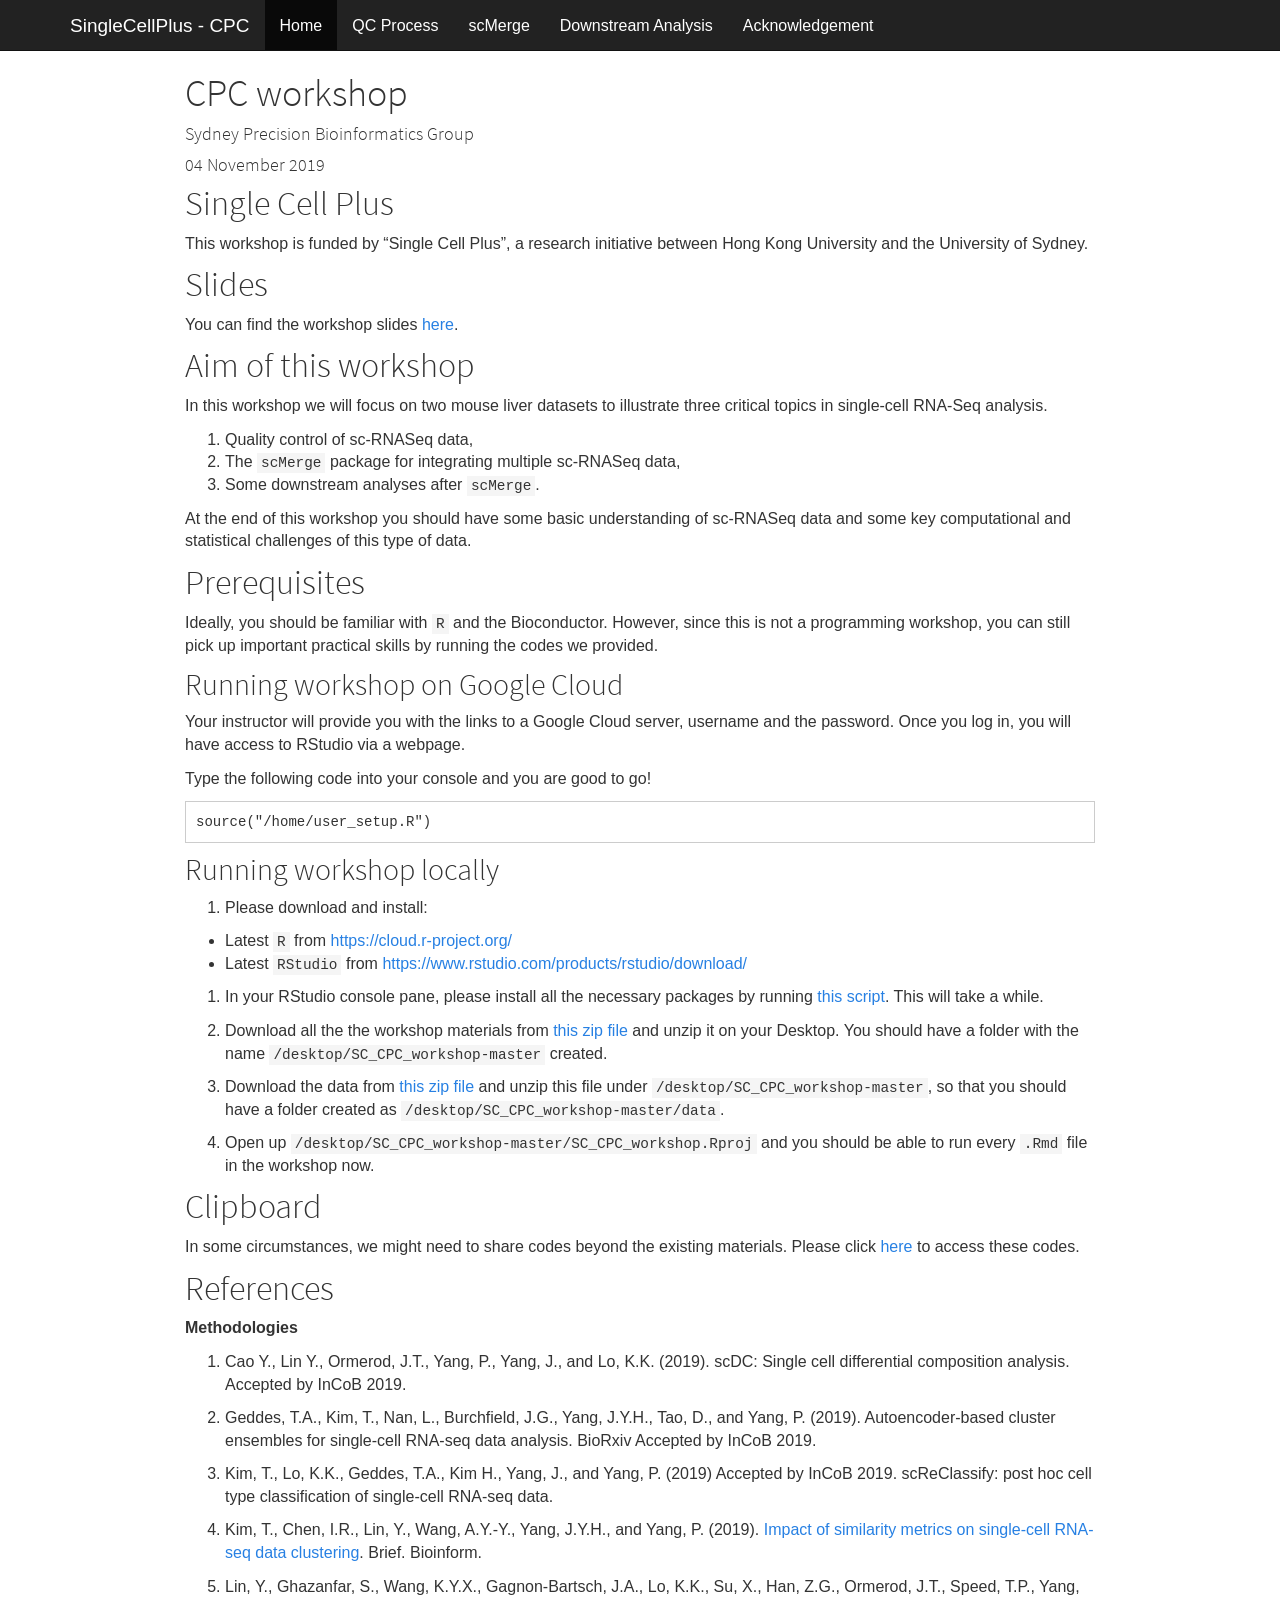
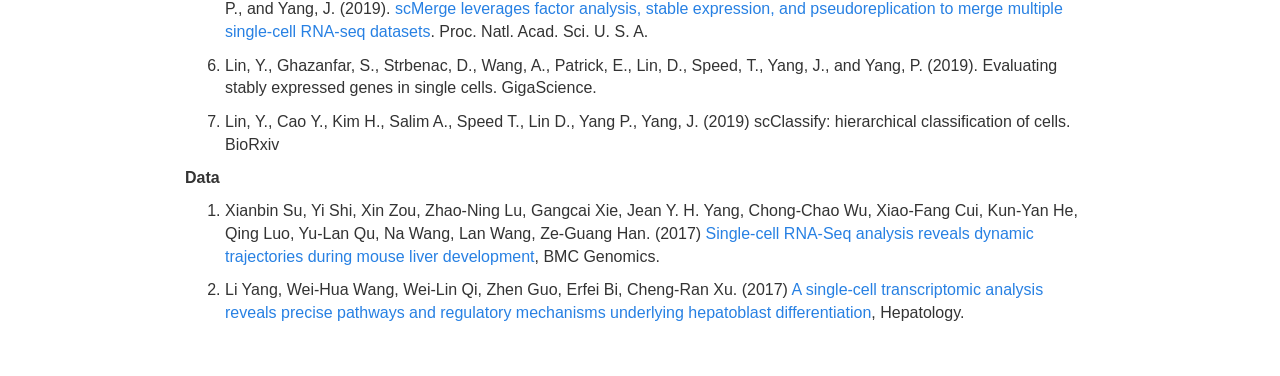
<file: index.html>
<!DOCTYPE html>

<html xmlns="http://www.w3.org/1999/xhtml">

<head>

<meta charset="utf-8" />
<meta http-equiv="Content-Type" content="text/html; charset=utf-8" />
<meta name="generator" content="pandoc" />
<meta http-equiv="X-UA-Compatible" content="IE=EDGE" />


<meta name="author" content="Sydney Precision Bioinformatics Group" />

<meta name="date" content="2019-11-04" />

<title>CPC workshop</title>

<script src="site_libs/jquery-1.11.3/jquery.min.js"></script>
<meta name="viewport" content="width=device-width, initial-scale=1" />
<link href="site_libs/bootstrap-3.3.5/css/cosmo.min.css" rel="stylesheet" />
<script src="site_libs/bootstrap-3.3.5/js/bootstrap.min.js"></script>
<script src="site_libs/bootstrap-3.3.5/shim/html5shiv.min.js"></script>
<script src="site_libs/bootstrap-3.3.5/shim/respond.min.js"></script>
<script src="site_libs/navigation-1.1/tabsets.js"></script>
<link href="site_libs/highlightjs-9.12.0/textmate.css" rel="stylesheet" />
<script src="site_libs/highlightjs-9.12.0/highlight.js"></script>

<style type="text/css">code{white-space: pre;}</style>
<style type="text/css">
  pre:not([class]) {
    background-color: white;
  }
</style>
<script type="text/javascript">
if (window.hljs) {
  hljs.configure({languages: []});
  hljs.initHighlightingOnLoad();
  if (document.readyState && document.readyState === "complete") {
    window.setTimeout(function() { hljs.initHighlighting(); }, 0);
  }
}
</script>



<style type="text/css">
h1 {
  font-size: 34px;
}
h1.title {
  font-size: 38px;
}
h2 {
  font-size: 30px;
}
h3 {
  font-size: 24px;
}
h4 {
  font-size: 18px;
}
h5 {
  font-size: 16px;
}
h6 {
  font-size: 12px;
}
.table th:not([align]) {
  text-align: left;
}
</style>

<link rel="stylesheet" href="style.css" type="text/css" />



<style type = "text/css">
.main-container {
  max-width: 940px;
  margin-left: auto;
  margin-right: auto;
}
code {
  color: inherit;
  background-color: rgba(0, 0, 0, 0.04);
}
img {
  max-width:100%;
}
.tabbed-pane {
  padding-top: 12px;
}
.html-widget {
  margin-bottom: 20px;
}
button.code-folding-btn:focus {
  outline: none;
}
summary {
  display: list-item;
}
</style>


<style type="text/css">
/* padding for bootstrap navbar */
body {
  padding-top: 51px;
  padding-bottom: 40px;
}
/* offset scroll position for anchor links (for fixed navbar)  */
.section h1 {
  padding-top: 56px;
  margin-top: -56px;
}
.section h2 {
  padding-top: 56px;
  margin-top: -56px;
}
.section h3 {
  padding-top: 56px;
  margin-top: -56px;
}
.section h4 {
  padding-top: 56px;
  margin-top: -56px;
}
.section h5 {
  padding-top: 56px;
  margin-top: -56px;
}
.section h6 {
  padding-top: 56px;
  margin-top: -56px;
}
.dropdown-submenu {
  position: relative;
}
.dropdown-submenu>.dropdown-menu {
  top: 0;
  left: 100%;
  margin-top: -6px;
  margin-left: -1px;
  border-radius: 0 6px 6px 6px;
}
.dropdown-submenu:hover>.dropdown-menu {
  display: block;
}
.dropdown-submenu>a:after {
  display: block;
  content: " ";
  float: right;
  width: 0;
  height: 0;
  border-color: transparent;
  border-style: solid;
  border-width: 5px 0 5px 5px;
  border-left-color: #cccccc;
  margin-top: 5px;
  margin-right: -10px;
}
.dropdown-submenu:hover>a:after {
  border-left-color: #ffffff;
}
.dropdown-submenu.pull-left {
  float: none;
}
.dropdown-submenu.pull-left>.dropdown-menu {
  left: -100%;
  margin-left: 10px;
  border-radius: 6px 0 6px 6px;
}
</style>

<script>
// manage active state of menu based on current page
$(document).ready(function () {
  // active menu anchor
  href = window.location.pathname
  href = href.substr(href.lastIndexOf('/') + 1)
  if (href === "")
    href = "index.html";
  var menuAnchor = $('a[href="' + href + '"]');

  // mark it active
  menuAnchor.parent().addClass('active');

  // if it's got a parent navbar menu mark it active as well
  menuAnchor.closest('li.dropdown').addClass('active');
});
</script>

<!-- tabsets -->

<style type="text/css">
.tabset-dropdown > .nav-tabs {
  display: inline-table;
  max-height: 500px;
  min-height: 44px;
  overflow-y: auto;
  background: white;
  border: 1px solid #ddd;
  border-radius: 4px;
}

.tabset-dropdown > .nav-tabs > li.active:before {
  content: "";
  font-family: 'Glyphicons Halflings';
  display: inline-block;
  padding: 10px;
  border-right: 1px solid #ddd;
}

.tabset-dropdown > .nav-tabs.nav-tabs-open > li.active:before {
  content: "&#xe258;";
  border: none;
}

.tabset-dropdown > .nav-tabs.nav-tabs-open:before {
  content: "";
  font-family: 'Glyphicons Halflings';
  display: inline-block;
  padding: 10px;
  border-right: 1px solid #ddd;
}

.tabset-dropdown > .nav-tabs > li.active {
  display: block;
}

.tabset-dropdown > .nav-tabs > li > a,
.tabset-dropdown > .nav-tabs > li > a:focus,
.tabset-dropdown > .nav-tabs > li > a:hover {
  border: none;
  display: inline-block;
  border-radius: 4px;
}

.tabset-dropdown > .nav-tabs.nav-tabs-open > li {
  display: block;
  float: none;
}

.tabset-dropdown > .nav-tabs > li {
  display: none;
}
</style>

<!-- code folding -->




</head>

<body>


<div class="container-fluid main-container">




<div class="navbar navbar-default  navbar-fixed-top" role="navigation">
  <div class="container">
    <div class="navbar-header">
      <button type="button" class="navbar-toggle collapsed" data-toggle="collapse" data-target="#navbar">
        <span class="icon-bar"></span>
        <span class="icon-bar"></span>
        <span class="icon-bar"></span>
      </button>
      <a class="navbar-brand" href="index.html">SingleCellPlus - CPC</a>
    </div>
    <div id="navbar" class="navbar-collapse collapse">
      <ul class="nav navbar-nav">
        <li>
  <a href="index.html">Home</a>
</li>
<li>
  <a href="qc.html">QC Process</a>
</li>
<li>
  <a href="scMerge.html">scMerge</a>
</li>
<li>
  <a href="downstream.html">Downstream Analysis</a>
</li>
<li>
  <a href="acknowledgement.html">Acknowledgement</a>
</li>
      </ul>
      <ul class="nav navbar-nav navbar-right">
        
      </ul>
    </div><!--/.nav-collapse -->
  </div><!--/.container -->
</div><!--/.navbar -->

<div class="fluid-row" id="header">



<h1 class="title toc-ignore">CPC workshop</h1>
<h4 class="author">Sydney Precision Bioinformatics Group</h4>
<h4 class="date">04 November 2019</h4>

</div>


<div id="single-cell-plus" class="section level1">
<h1>Single Cell Plus</h1>
<p>This workshop is funded by “Single Cell Plus”, a research initiative between Hong Kong University and the University of Sydney.</p>
</div>
<div id="slides" class="section level1">
<h1>Slides</h1>
<p>You can find the workshop slides <a href="slides.pdf">here</a>.</p>
</div>
<div id="aim-of-this-workshop" class="section level1">
<h1>Aim of this workshop</h1>
<p>In this workshop we will focus on two mouse liver datasets to illustrate three critical topics in single-cell RNA-Seq analysis.</p>
<ol style="list-style-type: decimal">
<li>Quality control of sc-RNASeq data,</li>
<li>The <code>scMerge</code> package for integrating multiple sc-RNASeq data,</li>
<li>Some downstream analyses after <code>scMerge</code>.</li>
</ol>
<p>At the end of this workshop you should have some basic understanding of sc-RNASeq data and some key computational and statistical challenges of this type of data.</p>
</div>
<div id="prerequisites" class="section level1">
<h1>Prerequisites</h1>
<p>Ideally, you should be familiar with <code>R</code> and the Bioconductor. However, since this is not a programming workshop, you can still pick up important practical skills by running the codes we provided.</p>
<div id="running-workshop-on-google-cloud" class="section level2">
<h2>Running workshop on Google Cloud</h2>
<p>Your instructor will provide you with the links to a Google Cloud server, username and the password. Once you log in, you will have access to RStudio via a webpage.</p>
<p>Type the following code into your console and you are good to go!</p>
<pre><code>source(&quot;/home/user_setup.R&quot;)</code></pre>
</div>
<div id="local" class="section level2">
<h2>Running workshop locally</h2>
<ol style="list-style-type: decimal">
<li>Please download and install:</li>
</ol>
<ul>
<li>Latest <code>R</code> from <a href="https://cloud.r-project.org/" class="uri">https://cloud.r-project.org/</a></li>
<li>Latest <code>RStudio</code> from <a href="https://www.rstudio.com/products/rstudio/download/" class="uri">https://www.rstudio.com/products/rstudio/download/</a></li>
</ul>
<ol style="list-style-type: decimal">
<li><p>In your RStudio console pane, please install all the necessary packages by running <a href="https://raw.githubusercontent.com/SydneyBioX/SC_CPC_workshop/master/install.R">this script</a>. This will take a while.</p></li>
<li><p>Download all the the workshop materials from <a href="https://github.com/SydneyBioX/SC_CPC_workshop/archive/master.zip">this zip file</a> and unzip it on your Desktop. You should have a folder with the name <code>/desktop/SC_CPC_workshop-master</code> created.</p></li>
<li><p>Download the data from <a href="https://storage.googleapis.com/scp_data/data.zip">this zip file</a> and unzip this file under <code>/desktop/SC_CPC_workshop-master</code>, so that you should have a folder created as <code>/desktop/SC_CPC_workshop-master/data</code>.</p></li>
<li><p>Open up <code>/desktop/SC_CPC_workshop-master/SC_CPC_workshop.Rproj</code> and you should be able to run every <code>.Rmd</code> file in the workshop now.</p></li>
</ol>
</div>
</div>
<div id="clipboard" class="section level1">
<h1>Clipboard</h1>
<p>In some circumstances, we might need to share codes beyond the existing materials. Please click <a href="https://docs.google.com/document/d/136YffzxjkUM8RIGsnjD_yOkCTWw4Ijdwjy4_58nC-zc/edit?usp=sharing">here</a> to access these codes.</p>
</div>
<div id="references" class="section level1">
<h1>References</h1>
<p><strong>Methodologies</strong></p>
<ol style="list-style-type: decimal">
<li><p>Cao Y., Lin Y., Ormerod, J.T., Yang, P., Yang, J., and Lo, K.K. (2019). scDC: Single cell differential composition analysis. Accepted by InCoB 2019.</p></li>
<li><p>Geddes, T.A., Kim, T., Nan, L., Burchfield, J.G., Yang, J.Y.H., Tao, D., and Yang, P. (2019). Autoencoder-based cluster ensembles for single-cell RNA-seq data analysis. BioRxiv Accepted by InCoB 2019.</p></li>
<li><p>Kim, T., Lo, K.K., Geddes, T.A., Kim H., Yang, J., and Yang, P. (2019) Accepted by InCoB 2019. scReClassify: post hoc cell type classification of single-cell RNA-seq data.</p></li>
<li><p>Kim, T., Chen, I.R., Lin, Y., Wang, A.Y.-Y., Yang, J.Y.H., and Yang, P. (2019). <a href="https://doi.org/10.1093/bib/bby076">Impact of similarity metrics on single-cell RNA-seq data clustering</a>. Brief. Bioinform.</p></li>
<li><p>Lin, Y., Ghazanfar, S., Wang, K.Y.X., Gagnon-Bartsch, J.A., Lo, K.K., Su, X., Han, Z.G., Ormerod, J.T., Speed, T.P., Yang, P., and Yang, J. (2019). <a href="http://www.pnas.org/lookup/doi/10.1073/pnas.1820006116">scMerge leverages factor analysis, stable expression, and pseudoreplication to merge multiple single-cell RNA-seq datasets</a>. Proc. Natl. Acad. Sci. U. S. A.</p></li>
<li><p>Lin, Y., Ghazanfar, S., Strbenac, D., Wang, A., Patrick, E., Lin, D., Speed, T., Yang, J., and Yang, P. (2019). Evaluating stably expressed genes in single cells. GigaScience.</p></li>
<li><p>Lin, Y., Cao Y., Kim H., Salim A., Speed T., Lin D., Yang P., Yang, J. (2019) scClassify: hierarchical classification of cells. BioRxiv</p></li>
</ol>
<p><strong>Data</strong></p>
<ol style="list-style-type: decimal">
<li><p>Xianbin Su, Yi Shi, Xin Zou, Zhao-Ning Lu, Gangcai Xie, Jean Y. H. Yang, Chong-Chao Wu, Xiao-Fang Cui, Kun-Yan He, Qing Luo, Yu-Lan Qu, Na Wang, Lan Wang, Ze-Guang Han. (2017) <a href="https://doi.org/10.1186/s12864-017-4342-x">Single-cell RNA-Seq analysis reveals dynamic trajectories during mouse liver development</a>, BMC Genomics.</p></li>
<li><p>Li Yang, Wei‐Hua Wang, Wei‐Lin Qi, Zhen Guo, Erfei Bi, Cheng‐Ran Xu. (2017) <a href="https://doi.org/10.1002/hep.29353">A single‐cell transcriptomic analysis reveals precise pathways and regulatory mechanisms underlying hepatoblast differentiation</a>, Hepatology.</p></li>
</ol>
</div>




</div>

<script>

// add bootstrap table styles to pandoc tables
function bootstrapStylePandocTables() {
  $('tr.header').parent('thead').parent('table').addClass('table table-condensed');
}
$(document).ready(function () {
  bootstrapStylePandocTables();
});


</script>

<!-- tabsets -->

<script>
$(document).ready(function () {
  window.buildTabsets("TOC");
});

$(document).ready(function () {
  $('.tabset-dropdown > .nav-tabs > li').click(function () {
    $(this).parent().toggleClass('nav-tabs-open')
  });
});
</script>

<!-- code folding -->


<!-- dynamically load mathjax for compatibility with self-contained -->
<script>
  (function () {
    var script = document.createElement("script");
    script.type = "text/javascript";
    script.src  = "https://mathjax.rstudio.com/latest/MathJax.js?config=TeX-AMS-MML_HTMLorMML";
    document.getElementsByTagName("head")[0].appendChild(script);
  })();
</script>

</body>
</html>
</file>
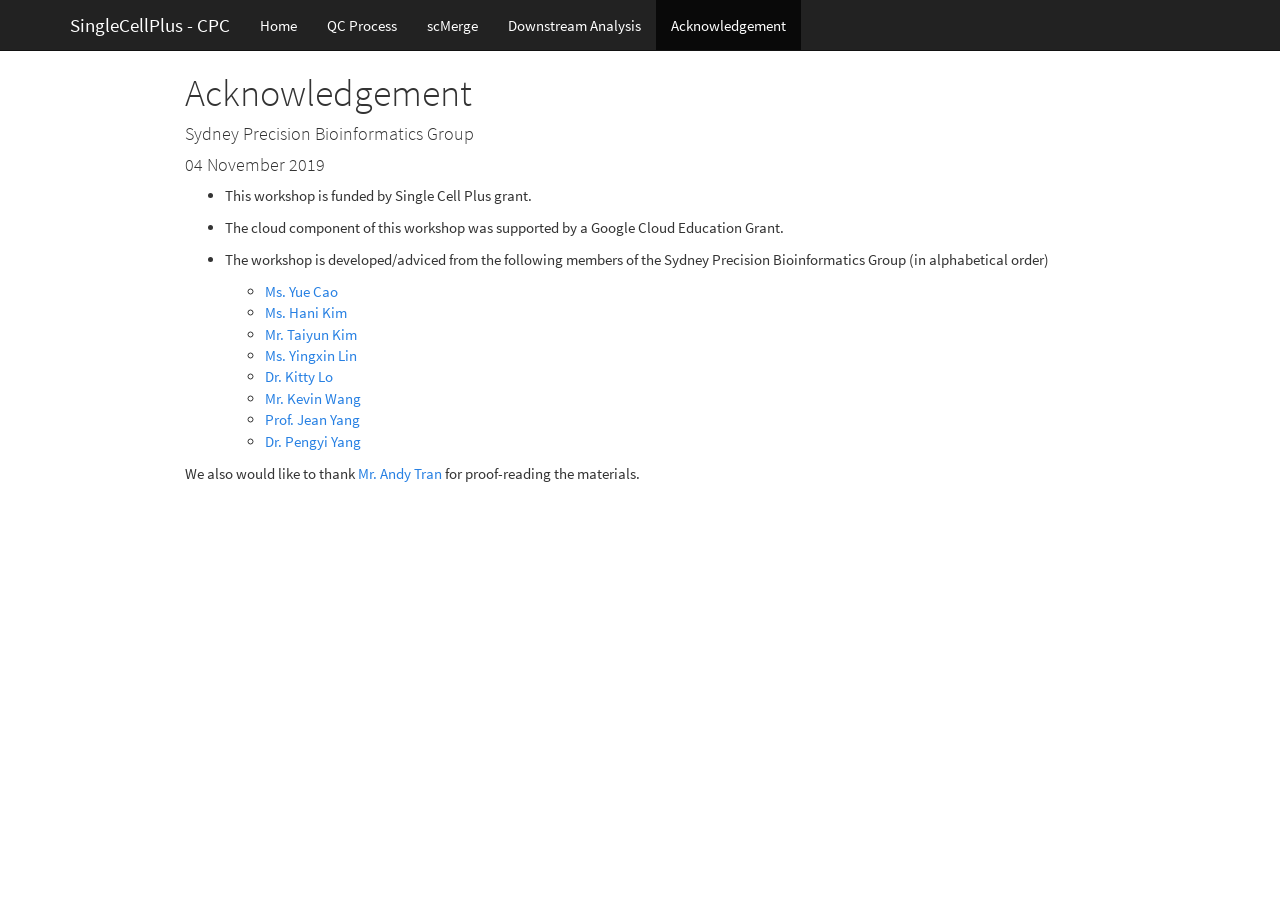
<file: acknowledgement.html>
<!DOCTYPE html>

<html xmlns="http://www.w3.org/1999/xhtml">

<head>

<meta charset="utf-8" />
<meta http-equiv="Content-Type" content="text/html; charset=utf-8" />
<meta name="generator" content="pandoc" />
<meta http-equiv="X-UA-Compatible" content="IE=EDGE" />


<meta name="author" content="Sydney Precision Bioinformatics Group" />

<meta name="date" content="2019-11-04" />

<title>Acknowledgement</title>

<script src="site_libs/jquery-1.11.3/jquery.min.js"></script>
<meta name="viewport" content="width=device-width, initial-scale=1" />
<link href="site_libs/bootstrap-3.3.5/css/cosmo.min.css" rel="stylesheet" />
<script src="site_libs/bootstrap-3.3.5/js/bootstrap.min.js"></script>
<script src="site_libs/bootstrap-3.3.5/shim/html5shiv.min.js"></script>
<script src="site_libs/bootstrap-3.3.5/shim/respond.min.js"></script>
<script src="site_libs/navigation-1.1/tabsets.js"></script>
<link href="site_libs/highlightjs-9.12.0/textmate.css" rel="stylesheet" />
<script src="site_libs/highlightjs-9.12.0/highlight.js"></script>

<style type="text/css">code{white-space: pre;}</style>
<style type="text/css">
  pre:not([class]) {
    background-color: white;
  }
</style>
<script type="text/javascript">
if (window.hljs) {
  hljs.configure({languages: []});
  hljs.initHighlightingOnLoad();
  if (document.readyState && document.readyState === "complete") {
    window.setTimeout(function() { hljs.initHighlighting(); }, 0);
  }
}
</script>



<style type="text/css">
h1 {
  font-size: 34px;
}
h1.title {
  font-size: 38px;
}
h2 {
  font-size: 30px;
}
h3 {
  font-size: 24px;
}
h4 {
  font-size: 18px;
}
h5 {
  font-size: 16px;
}
h6 {
  font-size: 12px;
}
.table th:not([align]) {
  text-align: left;
}
</style>




<style type = "text/css">
.main-container {
  max-width: 940px;
  margin-left: auto;
  margin-right: auto;
}
code {
  color: inherit;
  background-color: rgba(0, 0, 0, 0.04);
}
img {
  max-width:100%;
}
.tabbed-pane {
  padding-top: 12px;
}
.html-widget {
  margin-bottom: 20px;
}
button.code-folding-btn:focus {
  outline: none;
}
summary {
  display: list-item;
}
</style>


<style type="text/css">
/* padding for bootstrap navbar */
body {
  padding-top: 51px;
  padding-bottom: 40px;
}
/* offset scroll position for anchor links (for fixed navbar)  */
.section h1 {
  padding-top: 56px;
  margin-top: -56px;
}
.section h2 {
  padding-top: 56px;
  margin-top: -56px;
}
.section h3 {
  padding-top: 56px;
  margin-top: -56px;
}
.section h4 {
  padding-top: 56px;
  margin-top: -56px;
}
.section h5 {
  padding-top: 56px;
  margin-top: -56px;
}
.section h6 {
  padding-top: 56px;
  margin-top: -56px;
}
.dropdown-submenu {
  position: relative;
}
.dropdown-submenu>.dropdown-menu {
  top: 0;
  left: 100%;
  margin-top: -6px;
  margin-left: -1px;
  border-radius: 0 6px 6px 6px;
}
.dropdown-submenu:hover>.dropdown-menu {
  display: block;
}
.dropdown-submenu>a:after {
  display: block;
  content: " ";
  float: right;
  width: 0;
  height: 0;
  border-color: transparent;
  border-style: solid;
  border-width: 5px 0 5px 5px;
  border-left-color: #cccccc;
  margin-top: 5px;
  margin-right: -10px;
}
.dropdown-submenu:hover>a:after {
  border-left-color: #ffffff;
}
.dropdown-submenu.pull-left {
  float: none;
}
.dropdown-submenu.pull-left>.dropdown-menu {
  left: -100%;
  margin-left: 10px;
  border-radius: 6px 0 6px 6px;
}
</style>

<script>
// manage active state of menu based on current page
$(document).ready(function () {
  // active menu anchor
  href = window.location.pathname
  href = href.substr(href.lastIndexOf('/') + 1)
  if (href === "")
    href = "index.html";
  var menuAnchor = $('a[href="' + href + '"]');

  // mark it active
  menuAnchor.parent().addClass('active');

  // if it's got a parent navbar menu mark it active as well
  menuAnchor.closest('li.dropdown').addClass('active');
});
</script>

<!-- tabsets -->

<style type="text/css">
.tabset-dropdown > .nav-tabs {
  display: inline-table;
  max-height: 500px;
  min-height: 44px;
  overflow-y: auto;
  background: white;
  border: 1px solid #ddd;
  border-radius: 4px;
}

.tabset-dropdown > .nav-tabs > li.active:before {
  content: "";
  font-family: 'Glyphicons Halflings';
  display: inline-block;
  padding: 10px;
  border-right: 1px solid #ddd;
}

.tabset-dropdown > .nav-tabs.nav-tabs-open > li.active:before {
  content: "&#xe258;";
  border: none;
}

.tabset-dropdown > .nav-tabs.nav-tabs-open:before {
  content: "";
  font-family: 'Glyphicons Halflings';
  display: inline-block;
  padding: 10px;
  border-right: 1px solid #ddd;
}

.tabset-dropdown > .nav-tabs > li.active {
  display: block;
}

.tabset-dropdown > .nav-tabs > li > a,
.tabset-dropdown > .nav-tabs > li > a:focus,
.tabset-dropdown > .nav-tabs > li > a:hover {
  border: none;
  display: inline-block;
  border-radius: 4px;
}

.tabset-dropdown > .nav-tabs.nav-tabs-open > li {
  display: block;
  float: none;
}

.tabset-dropdown > .nav-tabs > li {
  display: none;
}
</style>

<!-- code folding -->




</head>

<body>


<div class="container-fluid main-container">




<div class="navbar navbar-default  navbar-fixed-top" role="navigation">
  <div class="container">
    <div class="navbar-header">
      <button type="button" class="navbar-toggle collapsed" data-toggle="collapse" data-target="#navbar">
        <span class="icon-bar"></span>
        <span class="icon-bar"></span>
        <span class="icon-bar"></span>
      </button>
      <a class="navbar-brand" href="index.html">SingleCellPlus - CPC</a>
    </div>
    <div id="navbar" class="navbar-collapse collapse">
      <ul class="nav navbar-nav">
        <li>
  <a href="index.html">Home</a>
</li>
<li>
  <a href="qc.html">QC Process</a>
</li>
<li>
  <a href="scMerge.html">scMerge</a>
</li>
<li>
  <a href="downstream.html">Downstream Analysis</a>
</li>
<li>
  <a href="acknowledgement.html">Acknowledgement</a>
</li>
      </ul>
      <ul class="nav navbar-nav navbar-right">
        
      </ul>
    </div><!--/.nav-collapse -->
  </div><!--/.container -->
</div><!--/.navbar -->

<div class="fluid-row" id="header">



<h1 class="title toc-ignore">Acknowledgement</h1>
<h4 class="author">Sydney Precision Bioinformatics Group</h4>
<h4 class="date">04 November 2019</h4>

</div>


<ul>
<li><p>This workshop is funded by Single Cell Plus grant.</p></li>
<li><p>The cloud component of this workshop was supported by a Google Cloud Education Grant.</p></li>
<li><p>The workshop is developed/adviced from the following members of the Sydney Precision Bioinformatics Group (in alphabetical order)</p>
<ul>
<li><a href="https://sydney.edu.au/science/people/yue.cao.644.php">Ms. Yue Cao</a></li>
<li><a href="https://sydney.edu.au/science/people/hani.kim.916.php">Ms. Hani Kim</a></li>
<li><a href="https://sydney.edu.au/science/people/taiyun.kim.811.php">Mr. Taiyun Kim</a></li>
<li><a href="https://sydney.edu.au/science/people/yingxin.lin.562.php">Ms. Yingxin Lin</a></li>
<li><a href="https://sydney.edu.au/science/people/kitty.lo.php">Dr. Kitty Lo</a></li>
<li><a href="https://sydney.edu.au/science/people/kevin.wang.php">Mr. Kevin Wang</a></li>
<li><a href="https://sydney.edu.au/science/people/jean.yang.php">Prof. Jean Yang</a></li>
<li><a href="https://sydney.edu.au/science/people/pengyi.yang.php">Dr. Pengyi Yang</a></li>
</ul></li>
</ul>
<p>We also would like to thank <a href="https://sydney.edu.au/science/about/our-people/research-students/andy-tran-312.html">Mr. Andy Tran</a> for proof-reading the materials.</p>




</div>

<script>

// add bootstrap table styles to pandoc tables
function bootstrapStylePandocTables() {
  $('tr.header').parent('thead').parent('table').addClass('table table-condensed');
}
$(document).ready(function () {
  bootstrapStylePandocTables();
});


</script>

<!-- tabsets -->

<script>
$(document).ready(function () {
  window.buildTabsets("TOC");
});

$(document).ready(function () {
  $('.tabset-dropdown > .nav-tabs > li').click(function () {
    $(this).parent().toggleClass('nav-tabs-open')
  });
});
</script>

<!-- code folding -->


<!-- dynamically load mathjax for compatibility with self-contained -->
<script>
  (function () {
    var script = document.createElement("script");
    script.type = "text/javascript";
    script.src  = "https://mathjax.rstudio.com/latest/MathJax.js?config=TeX-AMS-MML_HTMLorMML";
    document.getElementsByTagName("head")[0].appendChild(script);
  })();
</script>

</body>
</html>
</file>
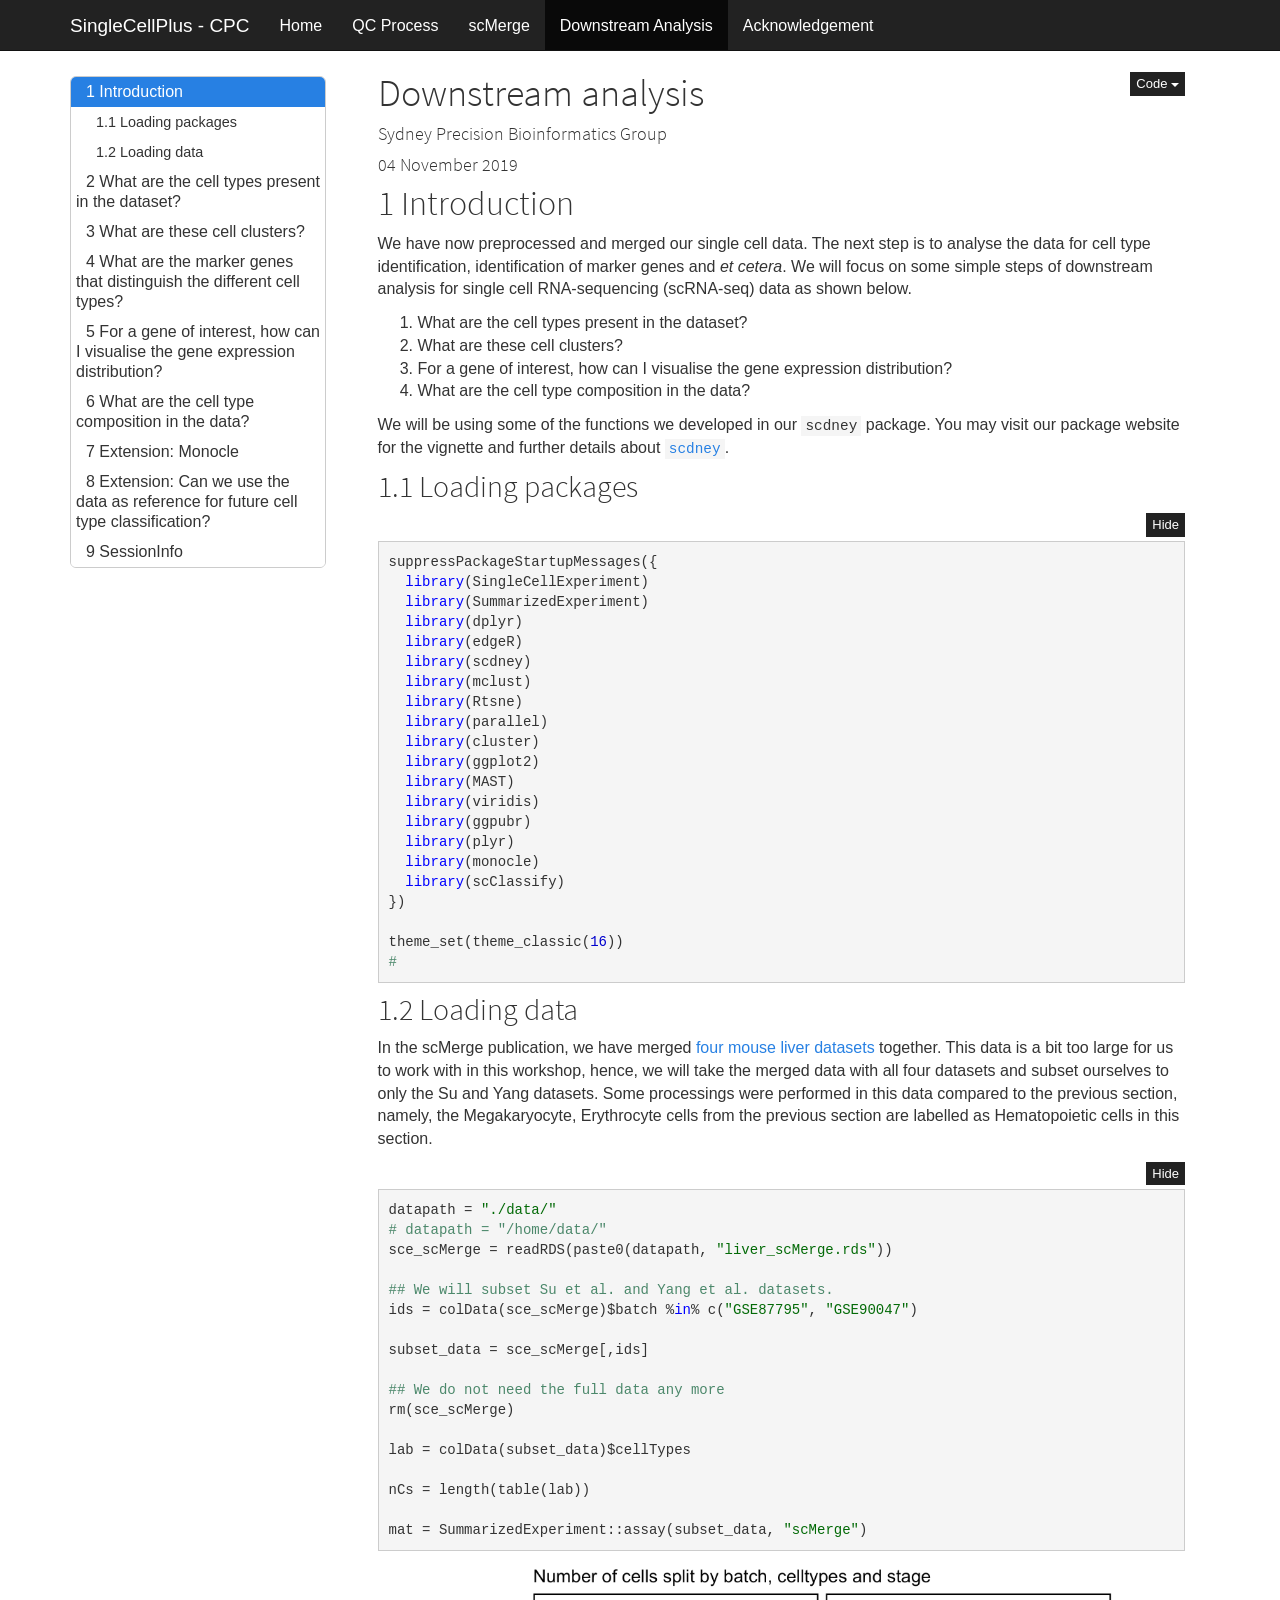
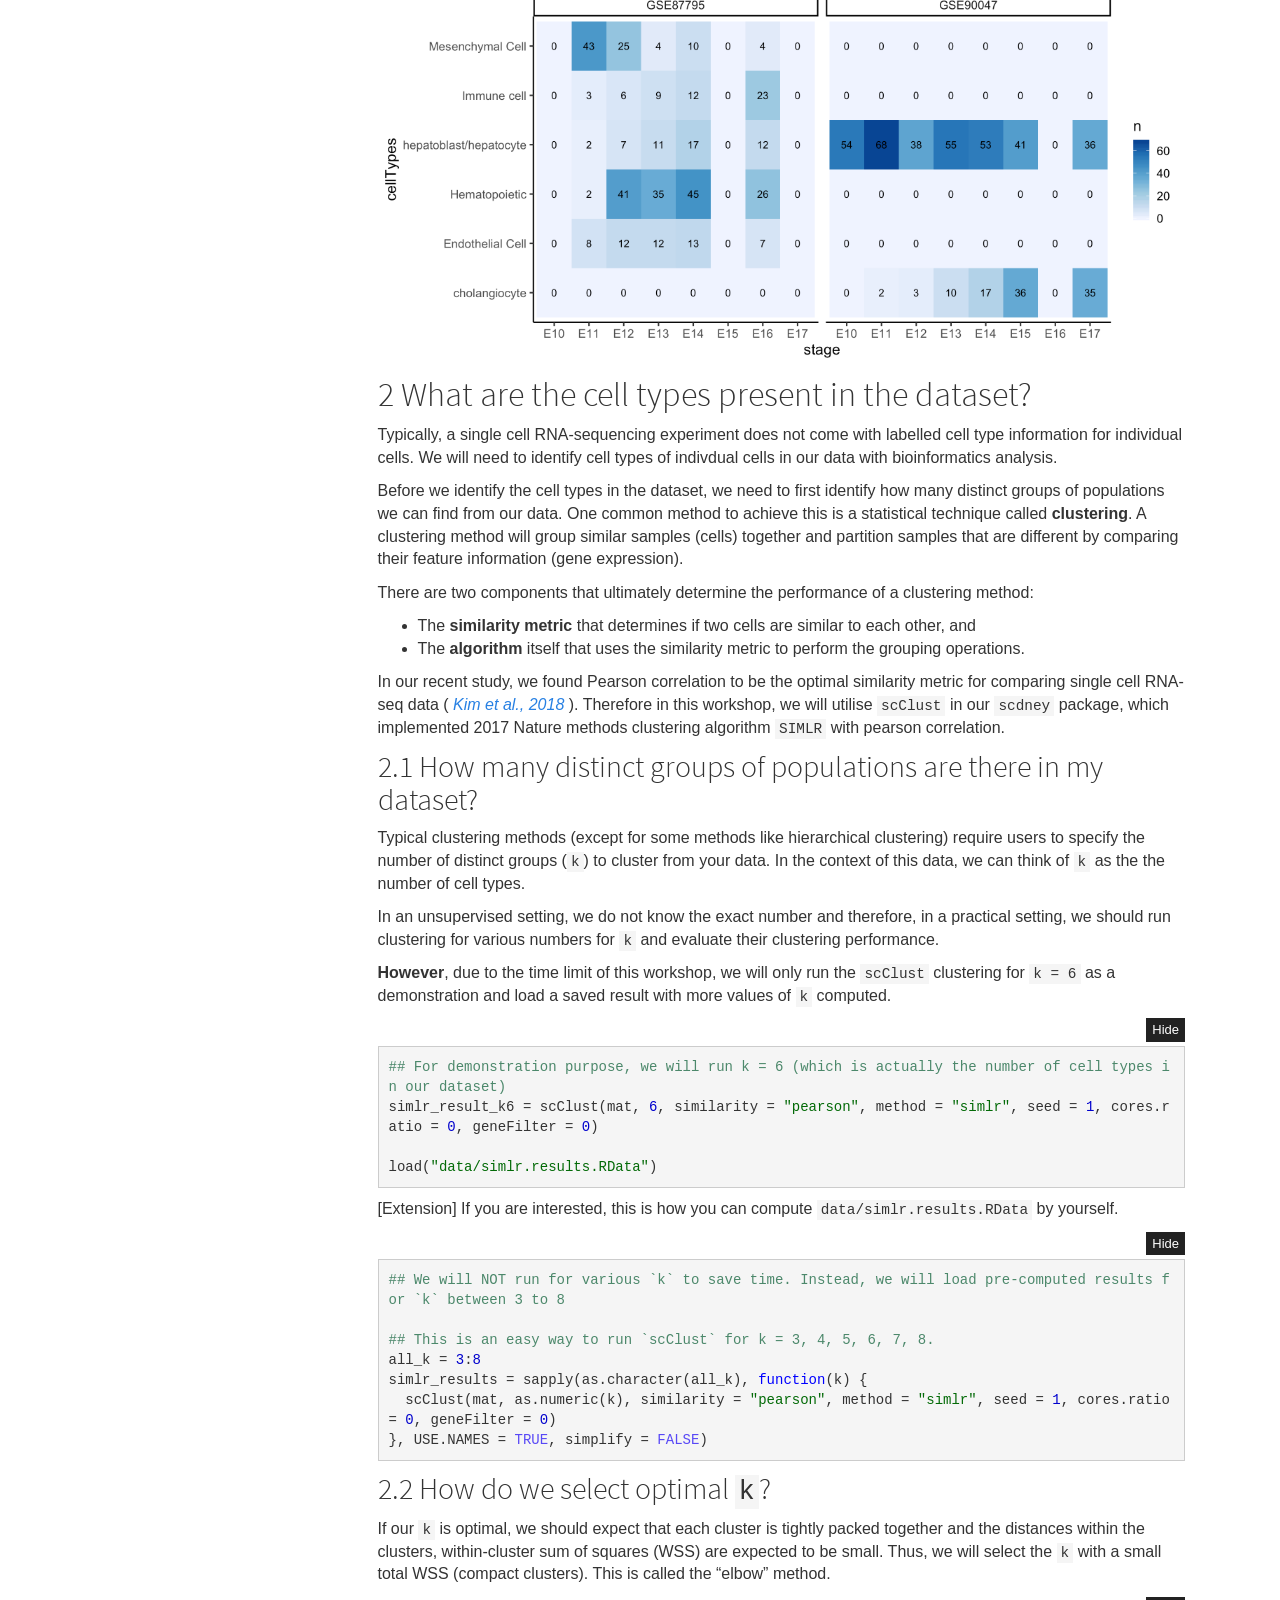
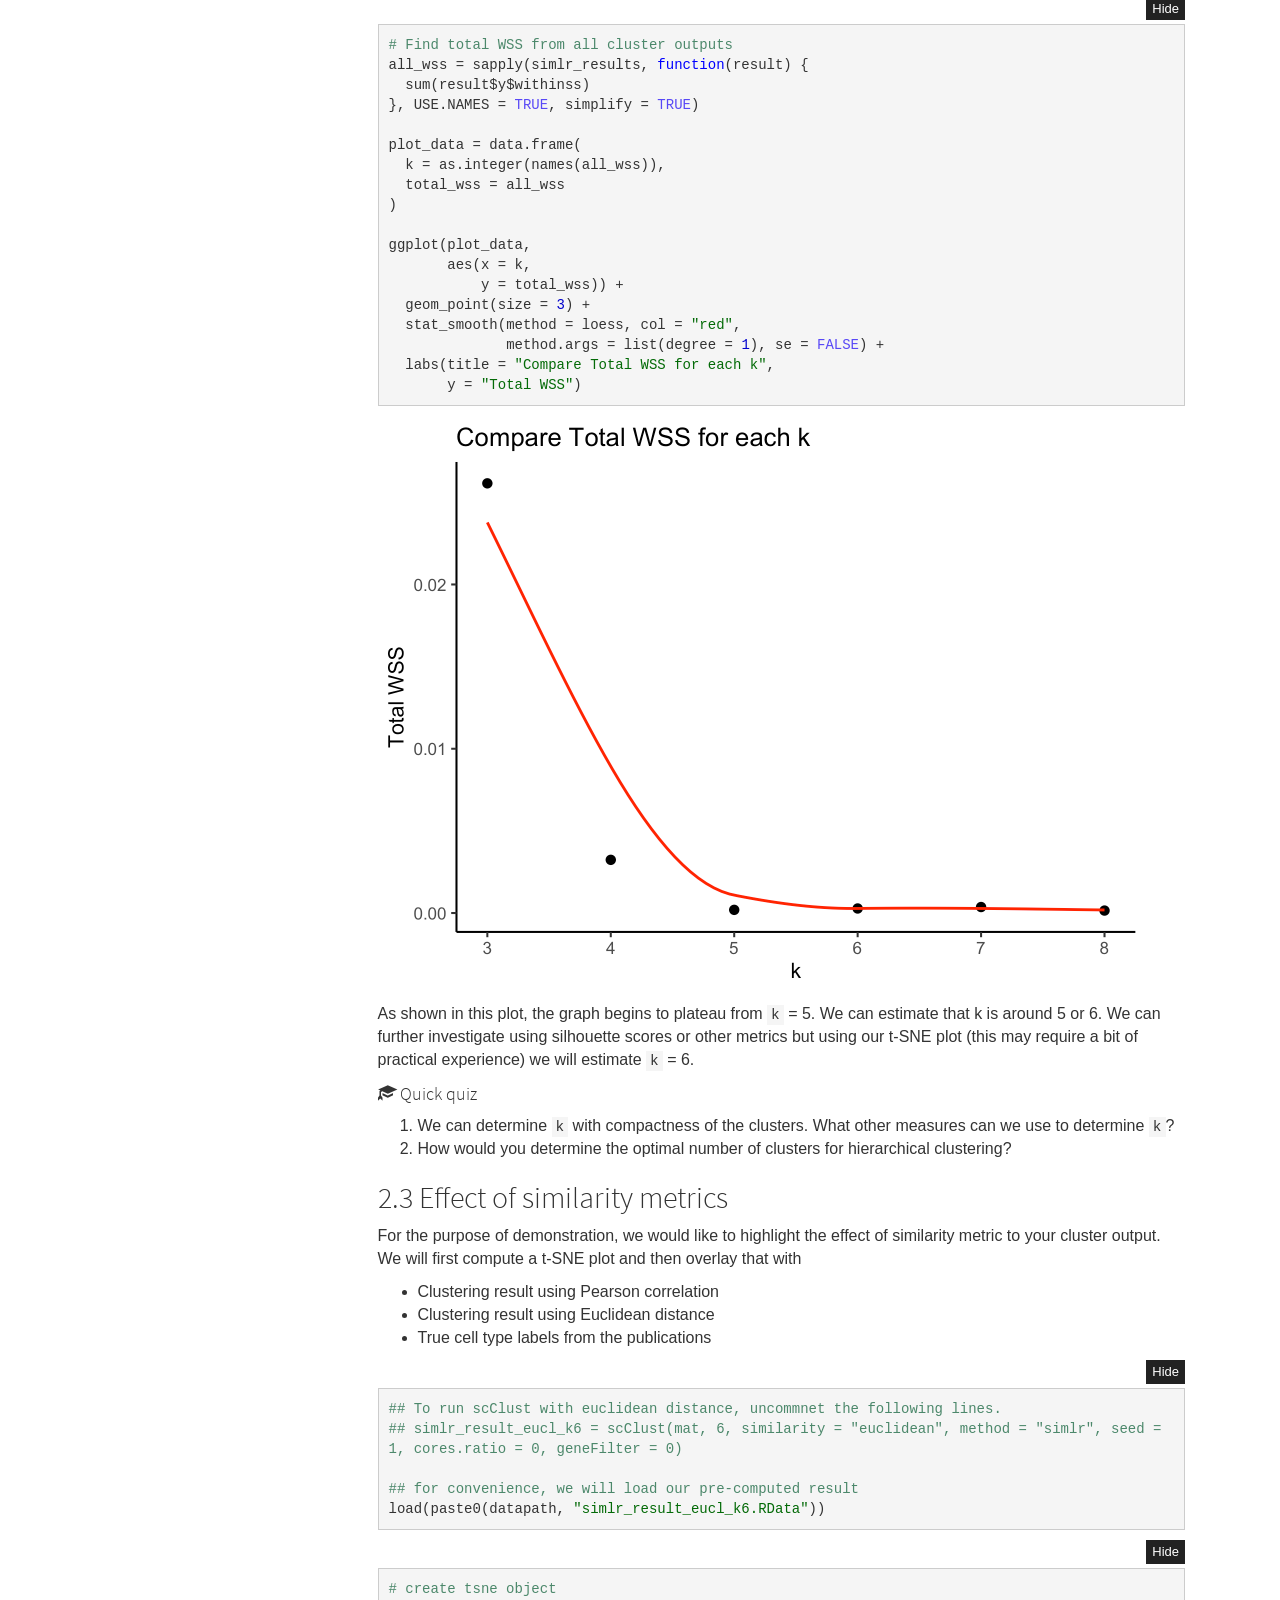
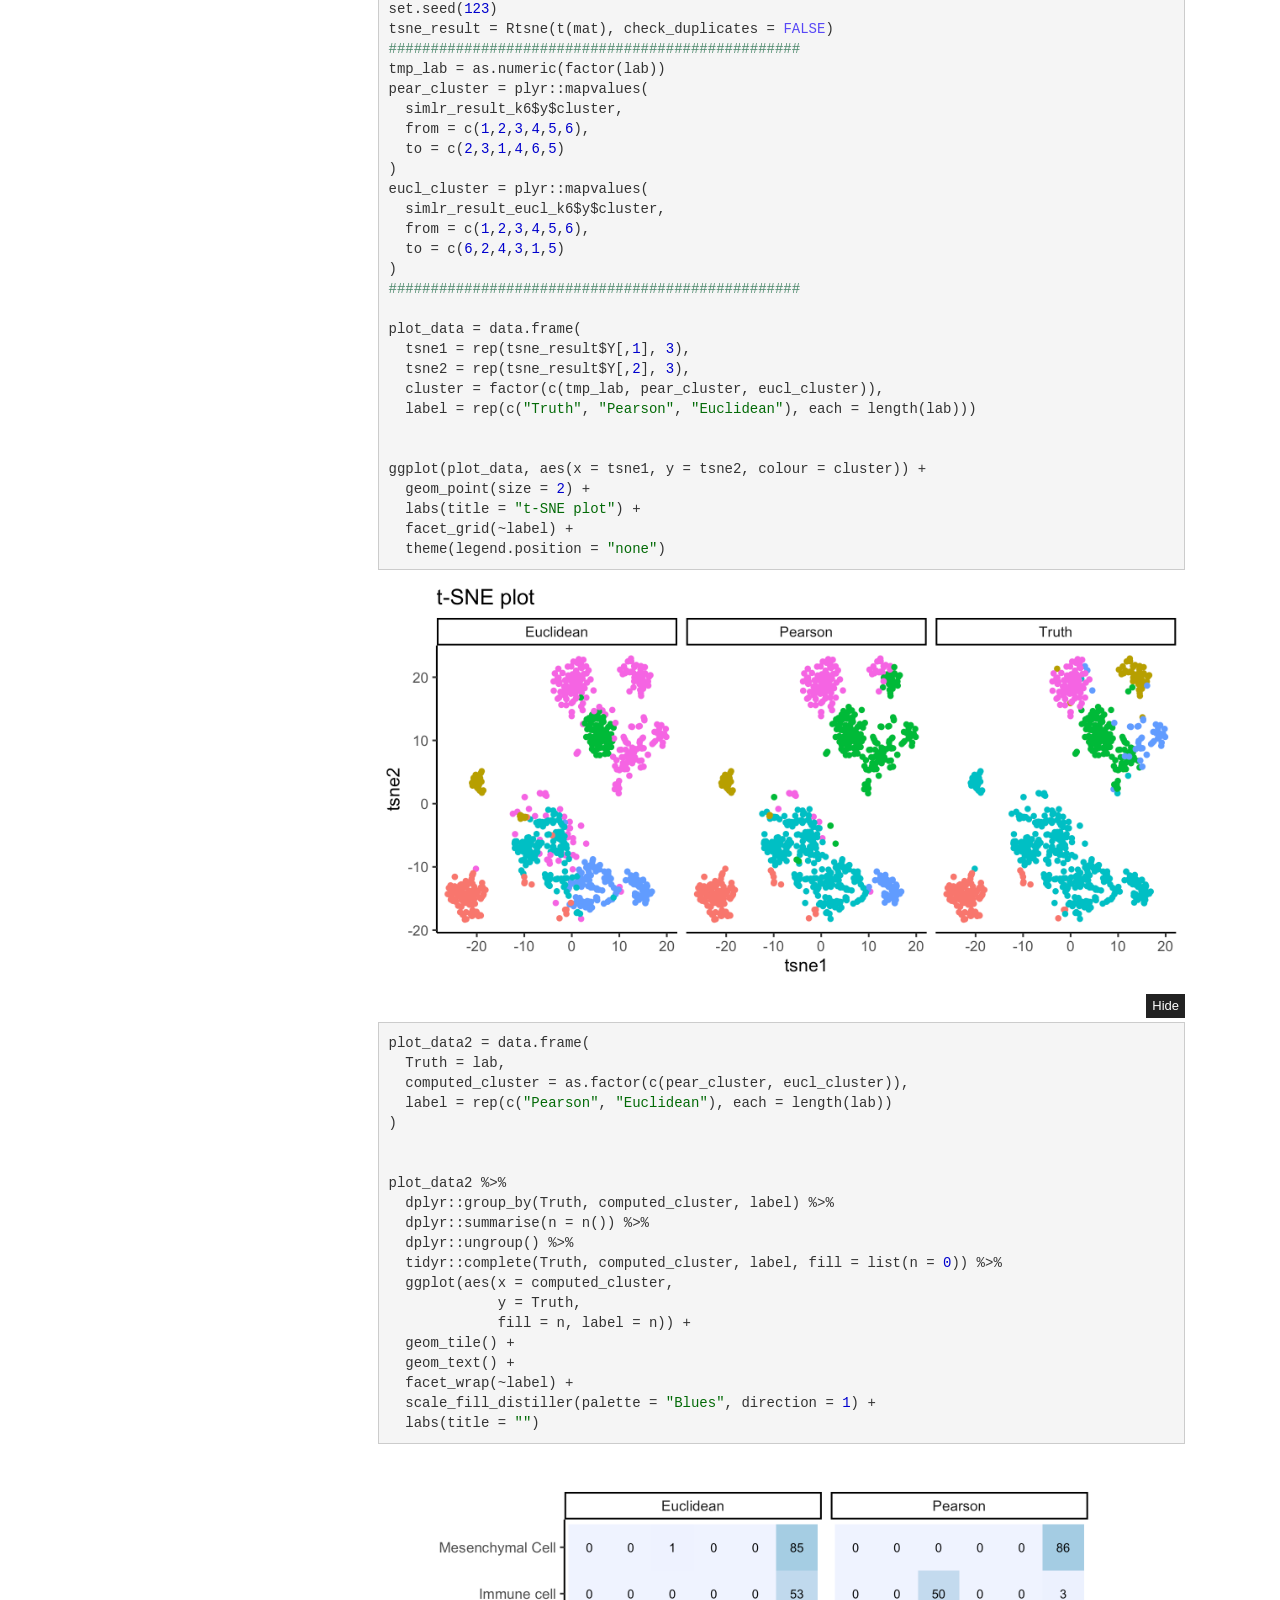
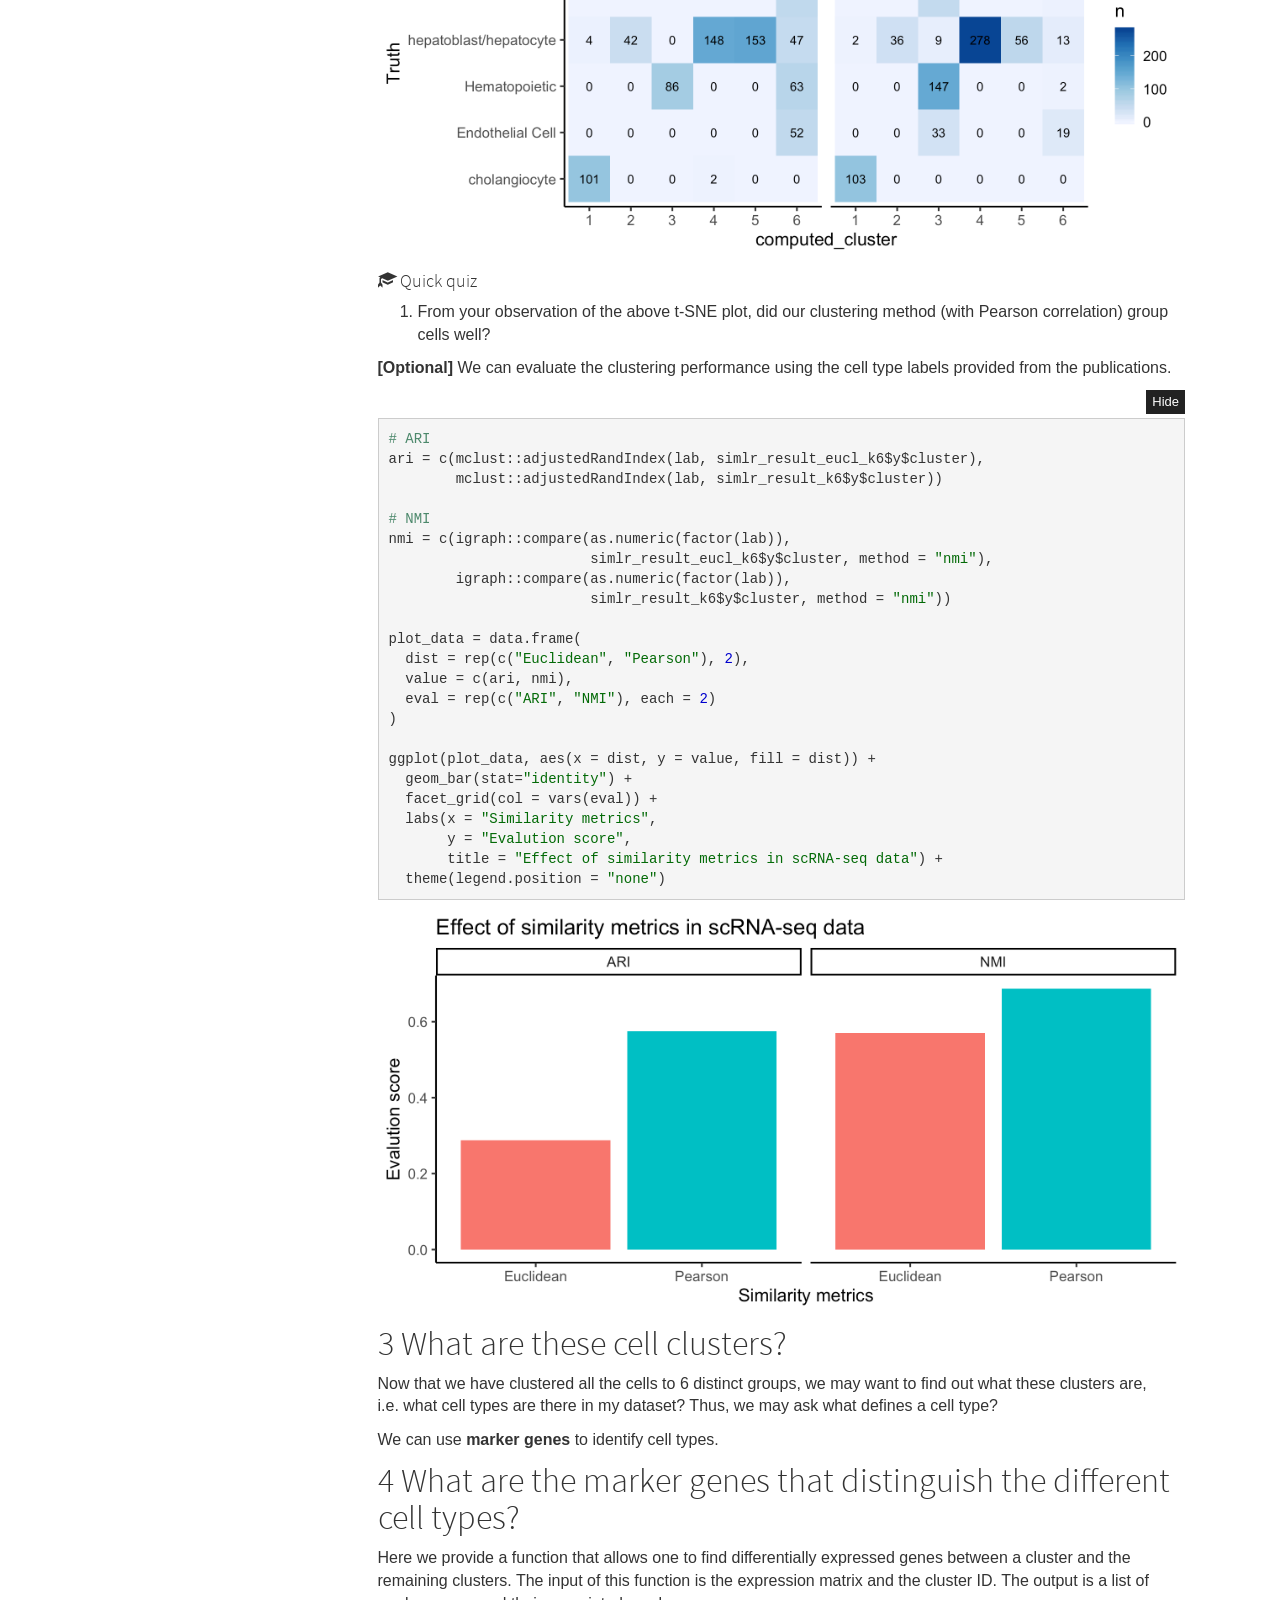
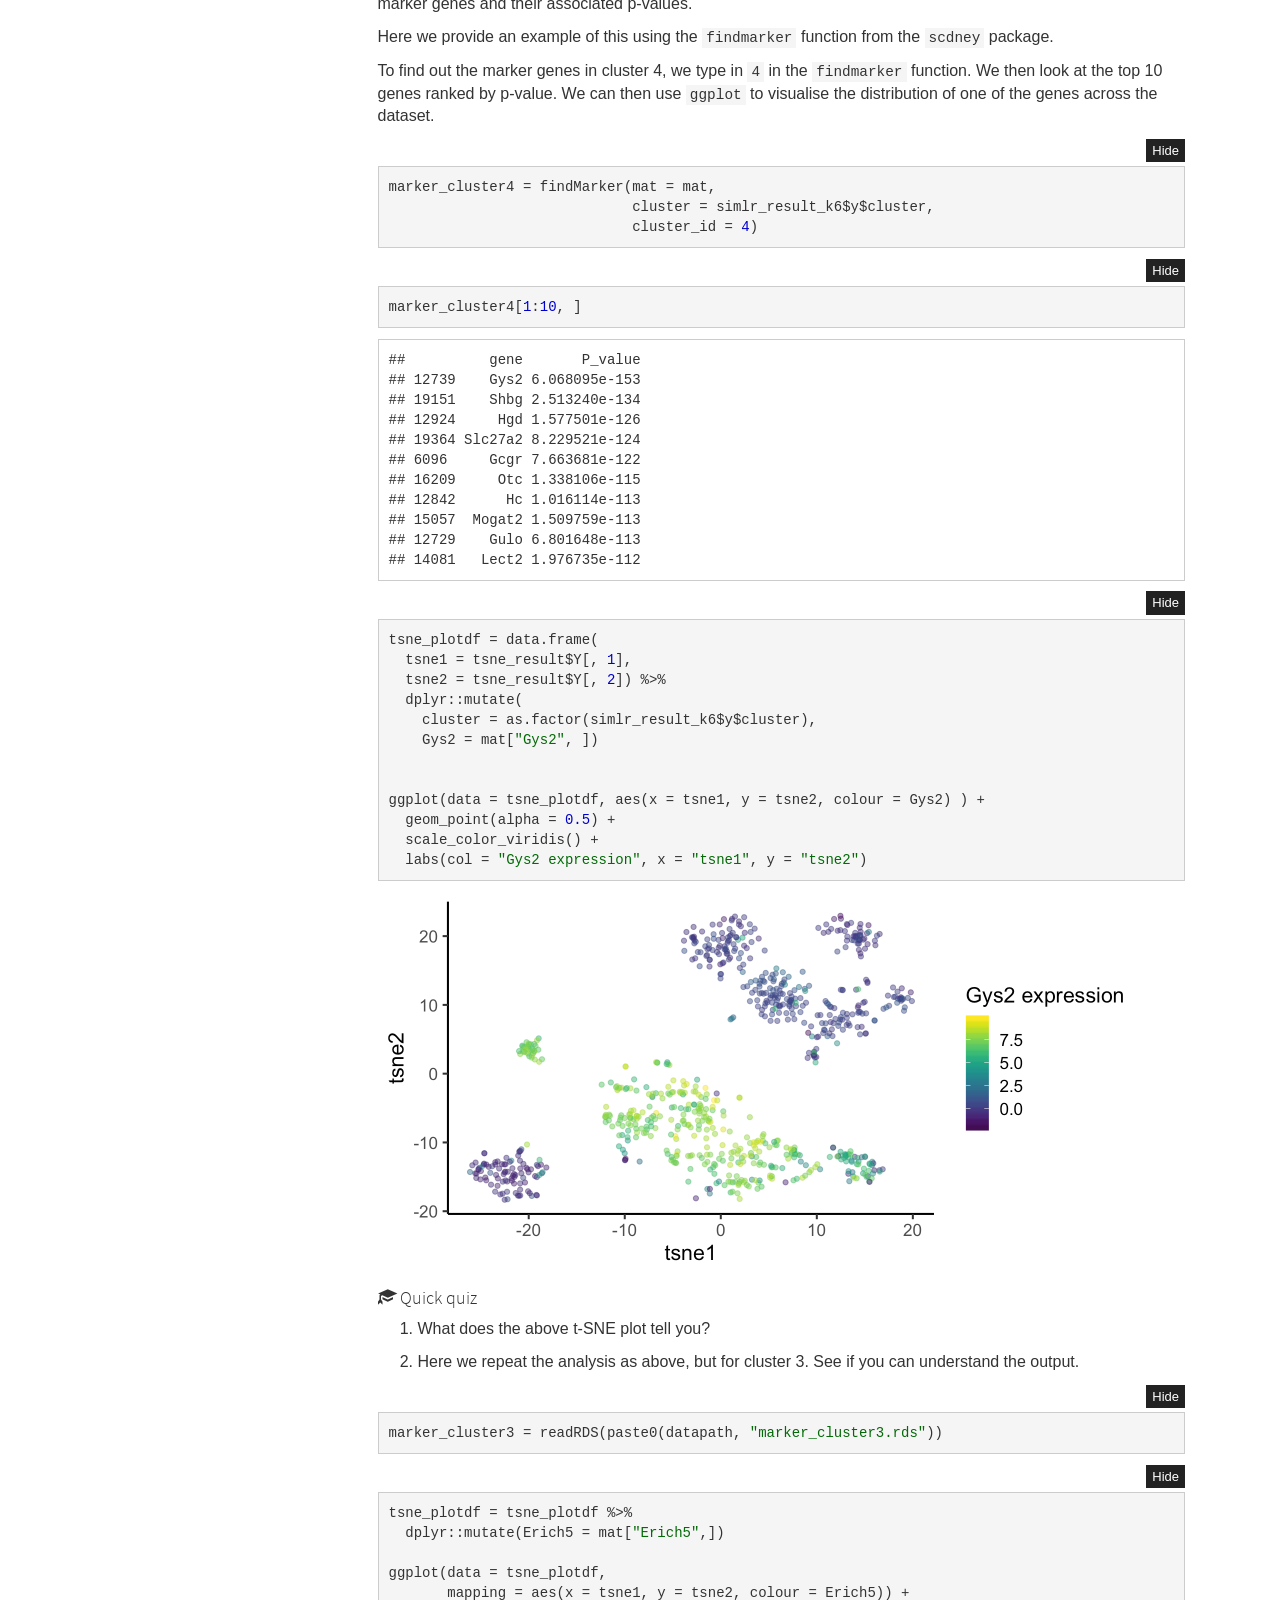
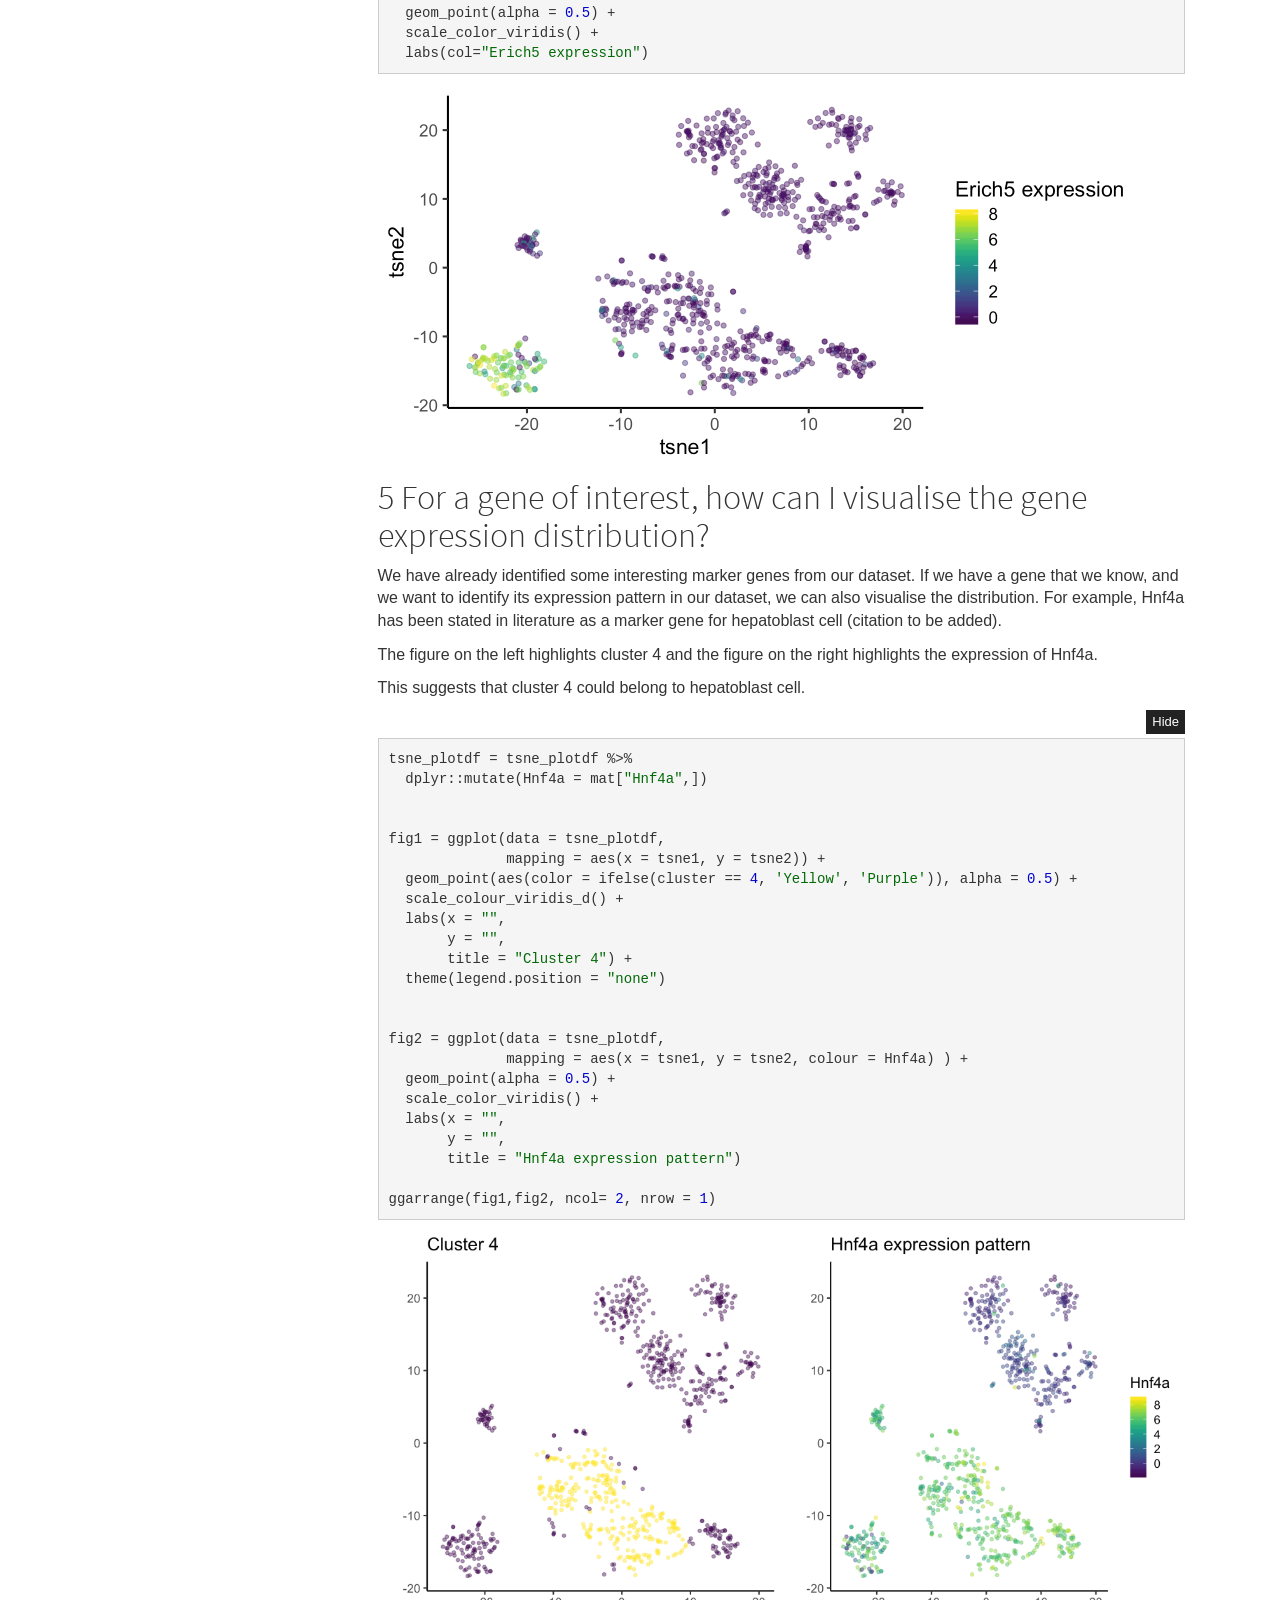
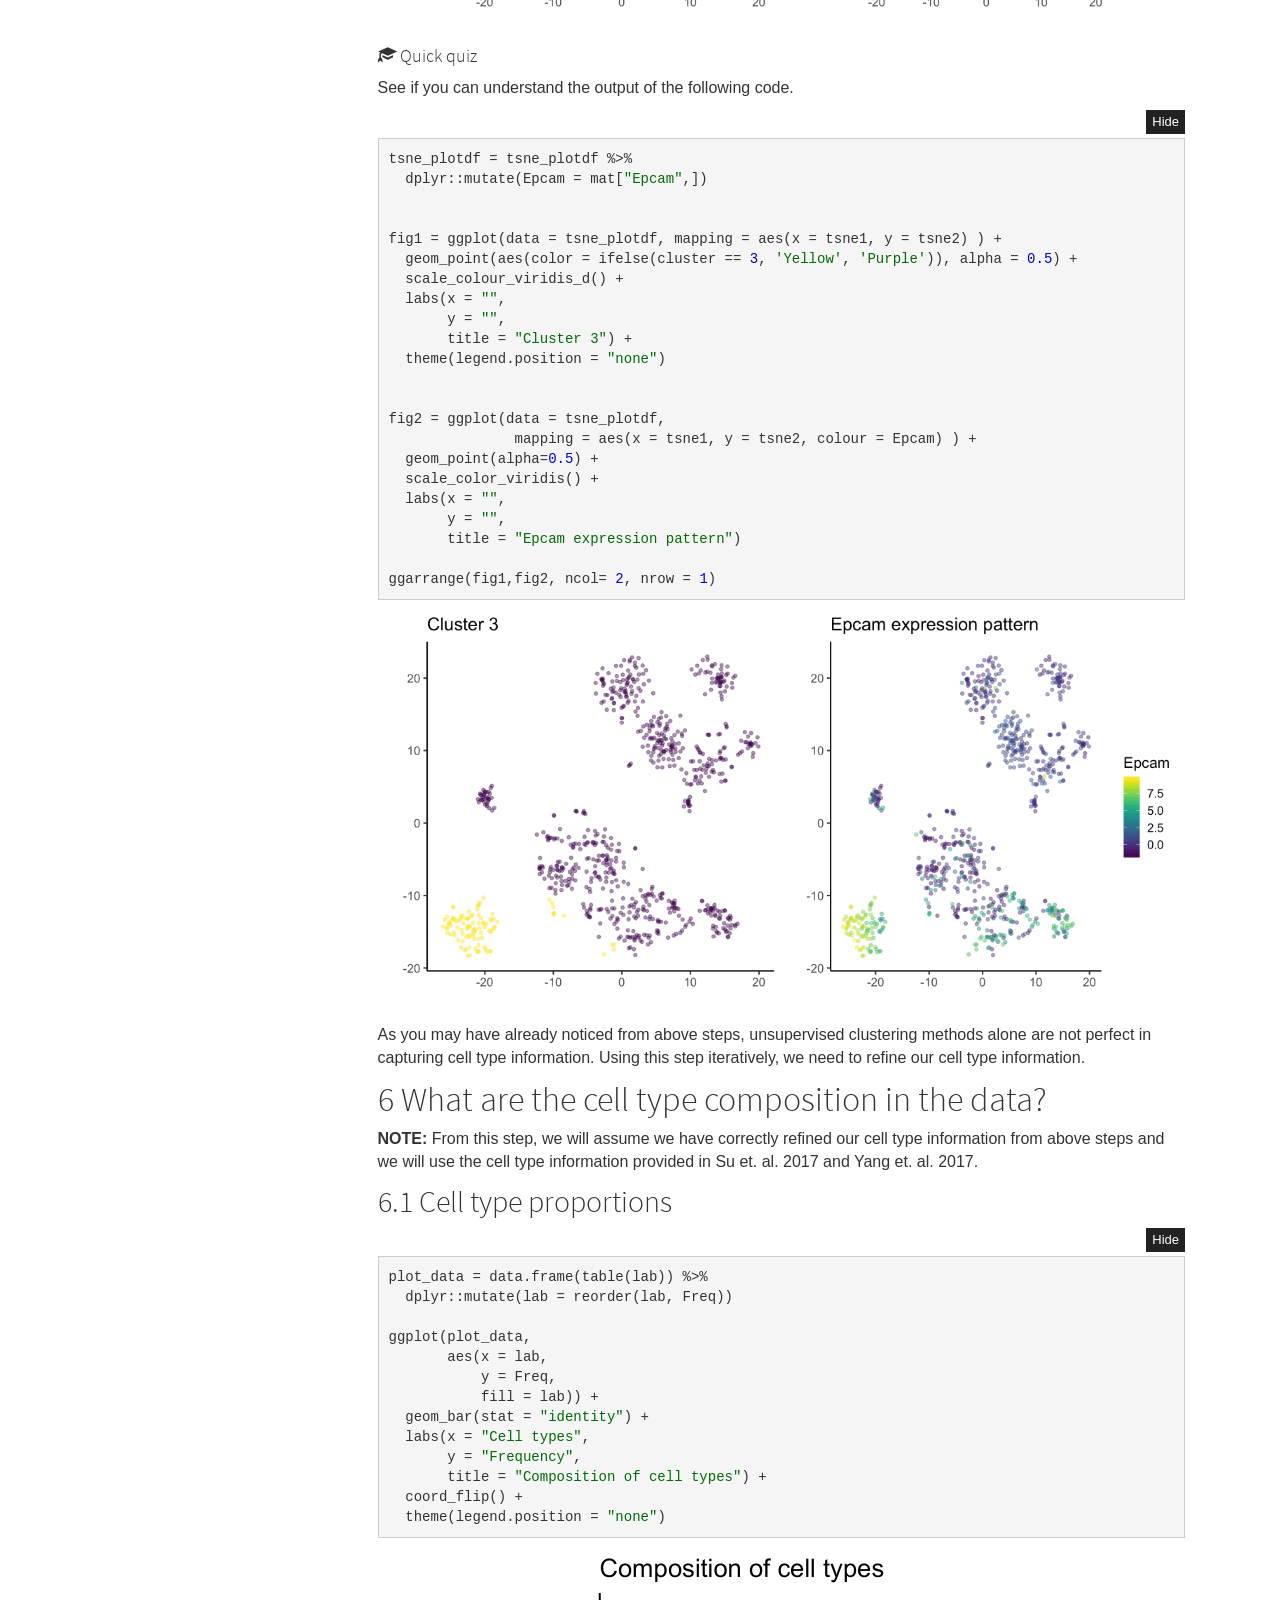
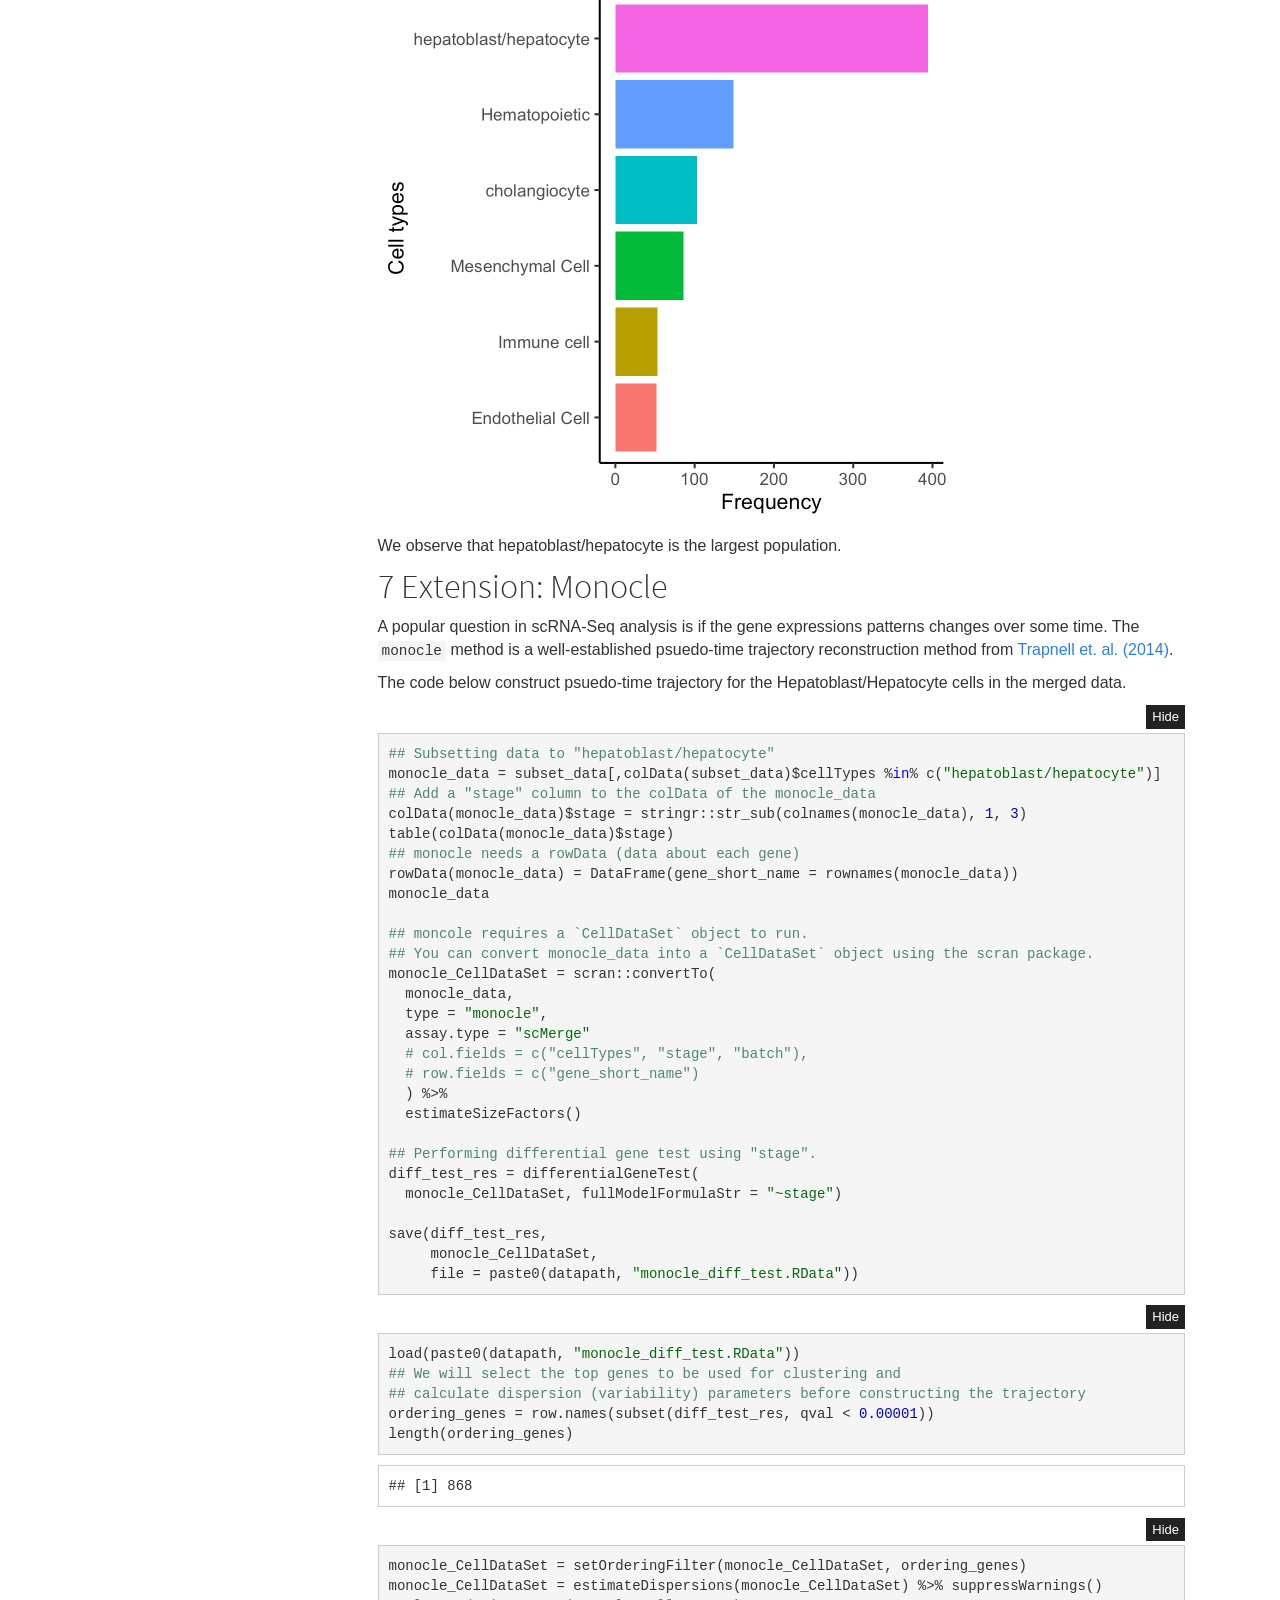
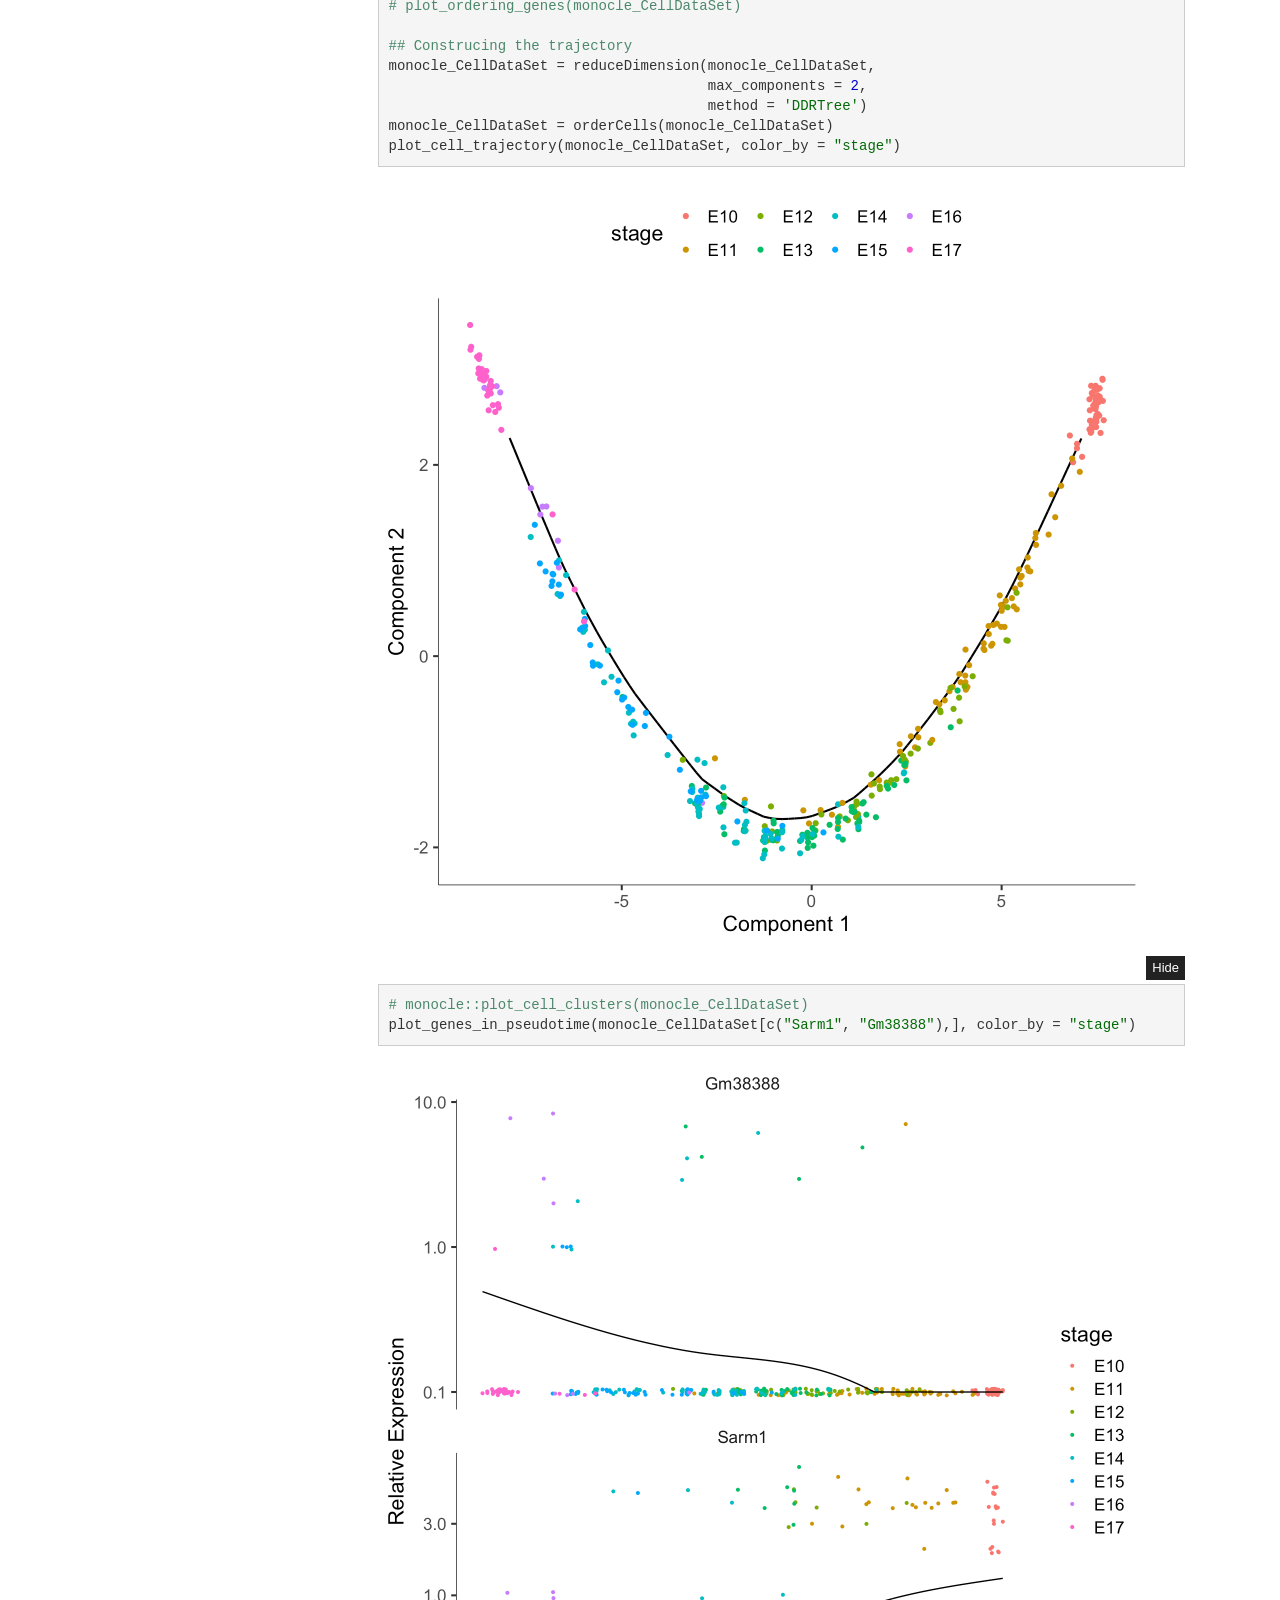
<file: downstream.html>
<!DOCTYPE html>

<html xmlns="http://www.w3.org/1999/xhtml">

<head>

<meta charset="utf-8" />
<meta http-equiv="Content-Type" content="text/html; charset=utf-8" />
<meta name="generator" content="pandoc" />
<meta http-equiv="X-UA-Compatible" content="IE=EDGE" />


<meta name="author" content="Sydney Precision Bioinformatics Group" />

<meta name="date" content="2019-11-04" />

<title>Downstream analysis</title>

<script src="site_libs/jquery-1.11.3/jquery.min.js"></script>
<meta name="viewport" content="width=device-width, initial-scale=1" />
<link href="site_libs/bootstrap-3.3.5/css/cosmo.min.css" rel="stylesheet" />
<script src="site_libs/bootstrap-3.3.5/js/bootstrap.min.js"></script>
<script src="site_libs/bootstrap-3.3.5/shim/html5shiv.min.js"></script>
<script src="site_libs/bootstrap-3.3.5/shim/respond.min.js"></script>
<script src="site_libs/jqueryui-1.11.4/jquery-ui.min.js"></script>
<link href="site_libs/tocify-1.9.1/jquery.tocify.css" rel="stylesheet" />
<script src="site_libs/tocify-1.9.1/jquery.tocify.js"></script>
<script src="site_libs/navigation-1.1/tabsets.js"></script>
<script src="site_libs/navigation-1.1/codefolding.js"></script>
<link href="site_libs/highlightjs-9.12.0/textmate.css" rel="stylesheet" />
<script src="site_libs/highlightjs-9.12.0/highlight.js"></script>

<style type="text/css">code{white-space: pre;}</style>
<style type="text/css">
  pre:not([class]) {
    background-color: white;
  }
</style>
<script type="text/javascript">
if (window.hljs) {
  hljs.configure({languages: []});
  hljs.initHighlightingOnLoad();
  if (document.readyState && document.readyState === "complete") {
    window.setTimeout(function() { hljs.initHighlighting(); }, 0);
  }
}
</script>



<style type="text/css">
h1 {
  font-size: 34px;
}
h1.title {
  font-size: 38px;
}
h2 {
  font-size: 30px;
}
h3 {
  font-size: 24px;
}
h4 {
  font-size: 18px;
}
h5 {
  font-size: 16px;
}
h6 {
  font-size: 12px;
}
.table th:not([align]) {
  text-align: left;
}
</style>

<link rel="stylesheet" href="style.css" type="text/css" />



<style type = "text/css">
.main-container {
  max-width: 940px;
  margin-left: auto;
  margin-right: auto;
}
code {
  color: inherit;
  background-color: rgba(0, 0, 0, 0.04);
}
img {
  max-width:100%;
}
.tabbed-pane {
  padding-top: 12px;
}
.html-widget {
  margin-bottom: 20px;
}
button.code-folding-btn:focus {
  outline: none;
}
summary {
  display: list-item;
}
</style>


<style type="text/css">
/* padding for bootstrap navbar */
body {
  padding-top: 51px;
  padding-bottom: 40px;
}
/* offset scroll position for anchor links (for fixed navbar)  */
.section h1 {
  padding-top: 56px;
  margin-top: -56px;
}
.section h2 {
  padding-top: 56px;
  margin-top: -56px;
}
.section h3 {
  padding-top: 56px;
  margin-top: -56px;
}
.section h4 {
  padding-top: 56px;
  margin-top: -56px;
}
.section h5 {
  padding-top: 56px;
  margin-top: -56px;
}
.section h6 {
  padding-top: 56px;
  margin-top: -56px;
}
.dropdown-submenu {
  position: relative;
}
.dropdown-submenu>.dropdown-menu {
  top: 0;
  left: 100%;
  margin-top: -6px;
  margin-left: -1px;
  border-radius: 0 6px 6px 6px;
}
.dropdown-submenu:hover>.dropdown-menu {
  display: block;
}
.dropdown-submenu>a:after {
  display: block;
  content: " ";
  float: right;
  width: 0;
  height: 0;
  border-color: transparent;
  border-style: solid;
  border-width: 5px 0 5px 5px;
  border-left-color: #cccccc;
  margin-top: 5px;
  margin-right: -10px;
}
.dropdown-submenu:hover>a:after {
  border-left-color: #ffffff;
}
.dropdown-submenu.pull-left {
  float: none;
}
.dropdown-submenu.pull-left>.dropdown-menu {
  left: -100%;
  margin-left: 10px;
  border-radius: 6px 0 6px 6px;
}
</style>

<script>
// manage active state of menu based on current page
$(document).ready(function () {
  // active menu anchor
  href = window.location.pathname
  href = href.substr(href.lastIndexOf('/') + 1)
  if (href === "")
    href = "index.html";
  var menuAnchor = $('a[href="' + href + '"]');

  // mark it active
  menuAnchor.parent().addClass('active');

  // if it's got a parent navbar menu mark it active as well
  menuAnchor.closest('li.dropdown').addClass('active');
});
</script>

<!-- tabsets -->

<style type="text/css">
.tabset-dropdown > .nav-tabs {
  display: inline-table;
  max-height: 500px;
  min-height: 44px;
  overflow-y: auto;
  background: white;
  border: 1px solid #ddd;
  border-radius: 4px;
}

.tabset-dropdown > .nav-tabs > li.active:before {
  content: "";
  font-family: 'Glyphicons Halflings';
  display: inline-block;
  padding: 10px;
  border-right: 1px solid #ddd;
}

.tabset-dropdown > .nav-tabs.nav-tabs-open > li.active:before {
  content: "&#xe258;";
  border: none;
}

.tabset-dropdown > .nav-tabs.nav-tabs-open:before {
  content: "";
  font-family: 'Glyphicons Halflings';
  display: inline-block;
  padding: 10px;
  border-right: 1px solid #ddd;
}

.tabset-dropdown > .nav-tabs > li.active {
  display: block;
}

.tabset-dropdown > .nav-tabs > li > a,
.tabset-dropdown > .nav-tabs > li > a:focus,
.tabset-dropdown > .nav-tabs > li > a:hover {
  border: none;
  display: inline-block;
  border-radius: 4px;
}

.tabset-dropdown > .nav-tabs.nav-tabs-open > li {
  display: block;
  float: none;
}

.tabset-dropdown > .nav-tabs > li {
  display: none;
}
</style>

<!-- code folding -->
<style type="text/css">
.code-folding-btn { margin-bottom: 4px; }
</style>



<style type="text/css">

#TOC {
  margin: 25px 0px 20px 0px;
}
@media (max-width: 768px) {
#TOC {
  position: relative;
  width: 100%;
}
}


.toc-content {
  padding-left: 30px;
  padding-right: 40px;
}

div.main-container {
  max-width: 1200px;
}

div.tocify {
  width: 20%;
  max-width: 260px;
  max-height: 85%;
}

@media (min-width: 768px) and (max-width: 991px) {
  div.tocify {
    width: 25%;
  }
}

@media (max-width: 767px) {
  div.tocify {
    width: 100%;
    max-width: none;
  }
}

.tocify ul, .tocify li {
  line-height: 20px;
}

.tocify-subheader .tocify-item {
  font-size: 0.90em;
}

.tocify .list-group-item {
  border-radius: 0px;
}


</style>



</head>

<body>


<div class="container-fluid main-container">


<!-- setup 3col/9col grid for toc_float and main content  -->
<div class="row-fluid">
<div class="col-xs-12 col-sm-4 col-md-3">
<div id="TOC" class="tocify">
</div>
</div>

<div class="toc-content col-xs-12 col-sm-8 col-md-9">




<div class="navbar navbar-default  navbar-fixed-top" role="navigation">
  <div class="container">
    <div class="navbar-header">
      <button type="button" class="navbar-toggle collapsed" data-toggle="collapse" data-target="#navbar">
        <span class="icon-bar"></span>
        <span class="icon-bar"></span>
        <span class="icon-bar"></span>
      </button>
      <a class="navbar-brand" href="index.html">SingleCellPlus - CPC</a>
    </div>
    <div id="navbar" class="navbar-collapse collapse">
      <ul class="nav navbar-nav">
        <li>
  <a href="index.html">Home</a>
</li>
<li>
  <a href="qc.html">QC Process</a>
</li>
<li>
  <a href="scMerge.html">scMerge</a>
</li>
<li>
  <a href="downstream.html">Downstream Analysis</a>
</li>
<li>
  <a href="acknowledgement.html">Acknowledgement</a>
</li>
      </ul>
      <ul class="nav navbar-nav navbar-right">
        
      </ul>
    </div><!--/.nav-collapse -->
  </div><!--/.container -->
</div><!--/.navbar -->

<div class="fluid-row" id="header">

<div class="btn-group pull-right">
<button type="button" class="btn btn-default btn-xs dropdown-toggle" data-toggle="dropdown" aria-haspopup="true" aria-expanded="false"><span>Code</span> <span class="caret"></span></button>
<ul class="dropdown-menu" style="min-width: 50px;">
<li><a id="rmd-show-all-code" href="#">Show All Code</a></li>
<li><a id="rmd-hide-all-code" href="#">Hide All Code</a></li>
</ul>
</div>



<h1 class="title toc-ignore">Downstream analysis</h1>
<h4 class="author">Sydney Precision Bioinformatics Group</h4>
<h4 class="date">04 November 2019</h4>

</div>


<div id="introduction" class="section level1">
<h1><span class="header-section-number">1</span> Introduction</h1>
<p>We have now preprocessed and merged our single cell data. The next step is to analyse the data for cell type identification, identification of marker genes and <em>et cetera</em>. We will focus on some simple steps of downstream analysis for single cell RNA-sequencing (scRNA-seq) data as shown below.</p>
<ol style="list-style-type: decimal">
<li>What are the cell types present in the dataset?</li>
<li>What are these cell clusters?</li>
<li>For a gene of interest, how can I visualise the gene expression distribution?</li>
<li>What are the cell type composition in the data?</li>
</ol>
<p>We will be using some of the functions we developed in our <code>scdney</code> package. You may visit our package website for the vignette and further details about <a href="https://sydneybiox.github.io/scdney/"><code>scdney</code></a>.</p>
<div id="loading-packages" class="section level2">
<h2><span class="header-section-number">1.1</span> Loading packages</h2>
<pre class="r"><code>suppressPackageStartupMessages({
  library(SingleCellExperiment)
  library(SummarizedExperiment)
  library(dplyr)
  library(edgeR)
  library(scdney)
  library(mclust)
  library(Rtsne)
  library(parallel)
  library(cluster)
  library(ggplot2)
  library(MAST)
  library(viridis)
  library(ggpubr)
  library(plyr)
  library(monocle)
  library(scClassify)
})

theme_set(theme_classic(16))
#</code></pre>
</div>
<div id="loading-data" class="section level2">
<h2><span class="header-section-number">1.2</span> Loading data</h2>
<p>In the scMerge publication, we have merged <a href="https://sydneybiox.github.io/scMerge/articles/case_study/Mouse_Liver_Data.html">four mouse liver datasets</a> together. This data is a bit too large for us to work with in this workshop, hence, we will take the merged data with all four datasets and subset ourselves to only the Su and Yang datasets. Some processings were performed in this data compared to the previous section, namely, the Megakaryocyte, Erythrocyte cells from the previous section are labelled as Hematopoietic cells in this section.</p>
<pre class="r"><code>datapath = &quot;./data/&quot;
# datapath = &quot;/home/data/&quot;
sce_scMerge = readRDS(paste0(datapath, &quot;liver_scMerge.rds&quot;))

## We will subset Su et al. and Yang et al. datasets.
ids = colData(sce_scMerge)$batch %in% c(&quot;GSE87795&quot;, &quot;GSE90047&quot;)

subset_data = sce_scMerge[,ids]

## We do not need the full data any more
rm(sce_scMerge)

lab = colData(subset_data)$cellTypes

nCs = length(table(lab))

mat = SummarizedExperiment::assay(subset_data, &quot;scMerge&quot;)</code></pre>
<p><img src="downstream_files/figure-html/unnamed-chunk-2-1.png" width="1152" /></p>
</div>
</div>
<div id="q1" class="section level1">
<h1><span class="header-section-number">2</span> What are the cell types present in the dataset?</h1>
<p>Typically, a single cell RNA-sequencing experiment does not come with labelled cell type information for individual cells. We will need to identify cell types of indivdual cells in our data with bioinformatics analysis.</p>
<p>Before we identify the cell types in the dataset, we need to first identify how many distinct groups of populations we can find from our data. One common method to achieve this is a statistical technique called <strong>clustering</strong>. A clustering method will group similar samples (cells) together and partition samples that are different by comparing their feature information (gene expression).</p>
<p>There are two components that ultimately determine the performance of a clustering method:</p>
<ul>
<li>The <strong>similarity metric</strong> that determines if two cells are similar to each other, and</li>
<li>The <strong>algorithm</strong> itself that uses the similarity metric to perform the grouping operations.</li>
</ul>
<p>In our recent study, we found Pearson correlation to be the optimal similarity metric for comparing single cell RNA-seq data ( <a href="https://academic.oup.com/bib/advance-article-abstract/doi/10.1093/bib/bby076/5077112?redirectedFrom=fulltext"><em>Kim et al., 2018</em></a> ). Therefore in this workshop, we will utilise <code>scClust</code> in our <code>scdney</code> package, which implemented 2017 Nature methods clustering algorithm <code>SIMLR</code> with pearson correlation.</p>
<div id="how-many-distinct-groups-of-populations-are-there-in-my-dataset" class="section level2">
<h2><span class="header-section-number">2.1</span> How many distinct groups of populations are there in my dataset?</h2>
<p>Typical clustering methods (except for some methods like hierarchical clustering) require users to specify the number of distinct groups (<code>k</code>) to cluster from your data. In the context of this data, we can think of <code>k</code> as the the number of cell types.</p>
<p>In an unsupervised setting, we do not know the exact number and therefore, in a practical setting, we should run clustering for various numbers for <code>k</code> and evaluate their clustering performance.</p>
<p><strong>However</strong>, due to the time limit of this workshop, we will only run the <code>scClust</code> clustering for <code>k = 6</code> as a demonstration and load a saved result with more values of <code>k</code> computed.</p>
<pre class="r"><code>## For demonstration purpose, we will run k = 6 (which is actually the number of cell types in our dataset)
simlr_result_k6 = scClust(mat, 6, similarity = &quot;pearson&quot;, method = &quot;simlr&quot;, seed = 1, cores.ratio = 0, geneFilter = 0)

load(&quot;data/simlr.results.RData&quot;)</code></pre>
<p>[Extension] If you are interested, this is how you can compute <code>data/simlr.results.RData</code> by yourself.</p>
<pre class="r"><code>## We will NOT run for various `k` to save time. Instead, we will load pre-computed results for `k` between 3 to 8

## This is an easy way to run `scClust` for k = 3, 4, 5, 6, 7, 8.
all_k = 3:8
simlr_results = sapply(as.character(all_k), function(k) {
  scClust(mat, as.numeric(k), similarity = &quot;pearson&quot;, method = &quot;simlr&quot;, seed = 1, cores.ratio = 0, geneFilter = 0)
}, USE.NAMES = TRUE, simplify = FALSE)</code></pre>
</div>
<div id="how-do-we-select-optimal-k" class="section level2">
<h2><span class="header-section-number">2.2</span> How do we select optimal <code>k</code>?</h2>
<p>If our <code>k</code> is optimal, we should expect that each cluster is tightly packed together and the distances within the clusters, within-cluster sum of squares (WSS) are expected to be small. Thus, we will select the <code>k</code> with a small total WSS (compact clusters). This is called the “elbow” method.</p>
<pre class="r"><code># Find total WSS from all cluster outputs
all_wss = sapply(simlr_results, function(result) {
  sum(result$y$withinss)
}, USE.NAMES = TRUE, simplify = TRUE)

plot_data = data.frame(
  k = as.integer(names(all_wss)),
  total_wss = all_wss
)

ggplot(plot_data,
       aes(x = k,
           y = total_wss)) +
  geom_point(size = 3) +
  stat_smooth(method = loess, col = &quot;red&quot;,
              method.args = list(degree = 1), se = FALSE) +
  labs(title = &quot;Compare Total WSS for each k&quot;,
       y = &quot;Total WSS&quot;)</code></pre>
<p><img src="downstream_files/figure-html/unnamed-chunk-6-1.png" width="768" /></p>
<p>As shown in this plot, the graph begins to plateau from <code>k</code> = 5. We can estimate that k is around 5 or 6. We can further investigate using silhouette scores or other metrics but using our t-SNE plot (this may require a bit of practical experience) we will estimate <code>k</code> = 6.</p>
<h4>
<span class="glyphicon glyphicon-education" aria-hidden="true"></span> Quick quiz
</h4>
<ol style="list-style-type: decimal">
<li>We can determine <code>k</code> with compactness of the clusters. What other measures can we use to determine <code>k</code>?</li>
<li>How would you determine the optimal number of clusters for hierarchical clustering?</li>
</ol>
<!-- <i class="fi-lightbulb"></i> -->
<h4>
<span class="fi-lightbulb" aria-hidden="true"></span>
</h4>
</div>
<div id="effect-of-similarity-metrics" class="section level2">
<h2><span class="header-section-number">2.3</span> Effect of similarity metrics</h2>
<p>For the purpose of demonstration, we would like to highlight the effect of similarity metric to your cluster output. We will first compute a t-SNE plot and then overlay that with</p>
<ul>
<li>Clustering result using Pearson correlation</li>
<li>Clustering result using Euclidean distance</li>
<li>True cell type labels from the publications</li>
</ul>
<pre class="r"><code>## To run scClust with euclidean distance, uncommnet the following lines.
## simlr_result_eucl_k6 = scClust(mat, 6, similarity = &quot;euclidean&quot;, method = &quot;simlr&quot;, seed = 1, cores.ratio = 0, geneFilter = 0)

## for convenience, we will load our pre-computed result
load(paste0(datapath, &quot;simlr_result_eucl_k6.RData&quot;))</code></pre>
<pre class="r"><code># create tsne object
set.seed(123)
tsne_result = Rtsne(t(mat), check_duplicates = FALSE)
#################################################
tmp_lab = as.numeric(factor(lab))
pear_cluster = plyr::mapvalues(
  simlr_result_k6$y$cluster,
  from = c(1,2,3,4,5,6),
  to = c(2,3,1,4,6,5)
)
eucl_cluster = plyr::mapvalues(
  simlr_result_eucl_k6$y$cluster,
  from = c(1,2,3,4,5,6),
  to = c(6,2,4,3,1,5)
)
#################################################

plot_data = data.frame(
  tsne1 = rep(tsne_result$Y[,1], 3),
  tsne2 = rep(tsne_result$Y[,2], 3),
  cluster = factor(c(tmp_lab, pear_cluster, eucl_cluster)),
  label = rep(c(&quot;Truth&quot;, &quot;Pearson&quot;, &quot;Euclidean&quot;), each = length(lab)))


ggplot(plot_data, aes(x = tsne1, y = tsne2, colour = cluster)) +
  geom_point(size = 2) +
  labs(title = &quot;t-SNE plot&quot;) +
  facet_grid(~label) +
  theme(legend.position = &quot;none&quot;)</code></pre>
<p><img src="downstream_files/figure-html/unnamed-chunk-8-1.png" width="960" /></p>
<pre class="r"><code>plot_data2 = data.frame(
  Truth = lab,
  computed_cluster = as.factor(c(pear_cluster, eucl_cluster)),
  label = rep(c(&quot;Pearson&quot;, &quot;Euclidean&quot;), each = length(lab))
)


plot_data2 %&gt;%
  dplyr::group_by(Truth, computed_cluster, label) %&gt;%
  dplyr::summarise(n = n()) %&gt;%
  dplyr::ungroup() %&gt;%
  tidyr::complete(Truth, computed_cluster, label, fill = list(n = 0)) %&gt;%
  ggplot(aes(x = computed_cluster,
             y = Truth,
             fill = n, label = n)) +
  geom_tile() +
  geom_text() +
  facet_wrap(~label) +
  scale_fill_distiller(palette = &quot;Blues&quot;, direction = 1) +
  labs(title = &quot;&quot;)</code></pre>
<p><img src="downstream_files/figure-html/unnamed-chunk-9-1.png" width="960" /></p>
<h4>
<span class="glyphicon glyphicon-education" aria-hidden="true"></span> Quick quiz
</h4>
<ol style="list-style-type: decimal">
<li>From your observation of the above t-SNE plot, did our clustering method (with Pearson correlation) group cells well?</li>
</ol>
<p><strong>[Optional]</strong> We can evaluate the clustering performance using the cell type labels provided from the publications.</p>
<pre class="r"><code># ARI
ari = c(mclust::adjustedRandIndex(lab, simlr_result_eucl_k6$y$cluster),
        mclust::adjustedRandIndex(lab, simlr_result_k6$y$cluster))

# NMI
nmi = c(igraph::compare(as.numeric(factor(lab)),
                        simlr_result_eucl_k6$y$cluster, method = &quot;nmi&quot;),
        igraph::compare(as.numeric(factor(lab)),
                        simlr_result_k6$y$cluster, method = &quot;nmi&quot;))

plot_data = data.frame(
  dist = rep(c(&quot;Euclidean&quot;, &quot;Pearson&quot;), 2),
  value = c(ari, nmi),
  eval = rep(c(&quot;ARI&quot;, &quot;NMI&quot;), each = 2)
)

ggplot(plot_data, aes(x = dist, y = value, fill = dist)) +
  geom_bar(stat=&quot;identity&quot;) +
  facet_grid(col = vars(eval)) +
  labs(x = &quot;Similarity metrics&quot;,
       y = &quot;Evalution score&quot;,
       title = &quot;Effect of similarity metrics in scRNA-seq data&quot;) +
  theme(legend.position = &quot;none&quot;)</code></pre>
<p><img src="downstream_files/figure-html/unnamed-chunk-10-1.png" width="960" /></p>
</div>
</div>
<div id="q2" class="section level1">
<h1><span class="header-section-number">3</span> What are these cell clusters?</h1>
<p>Now that we have clustered all the cells to 6 distinct groups, we may want to find out what these clusters are, i.e. what cell types are there in my dataset? Thus, we may ask what defines a cell type?</p>
<p>We can use <strong>marker genes</strong> to identify cell types.</p>
</div>
<div id="what-are-the-marker-genes-that-distinguish-the-different-cell-types" class="section level1">
<h1><span class="header-section-number">4</span> What are the marker genes that distinguish the different cell types?</h1>
<p>Here we provide a function that allows one to find differentially expressed genes between a cluster and the remaining clusters. The input of this function is the expression matrix and the cluster ID. The output is a list of marker genes and their associated p-values.</p>
<p>Here we provide an example of this using the <code>findmarker</code> function from the <code>scdney</code> package.</p>
<p>To find out the marker genes in cluster 4, we type in <code>4</code> in the <code>findmarker</code> function. We then look at the top 10 genes ranked by p-value. We can then use <code>ggplot</code> to visualise the distribution of one of the genes across the dataset.</p>
<pre class="r"><code>marker_cluster4 = findMarker(mat = mat,
                             cluster = simlr_result_k6$y$cluster,
                             cluster_id = 4)</code></pre>
<pre class="r"><code>marker_cluster4[1:10, ]</code></pre>
<pre><code>##          gene       P_value
## 12739    Gys2 6.068095e-153
## 19151    Shbg 2.513240e-134
## 12924     Hgd 1.577501e-126
## 19364 Slc27a2 8.229521e-124
## 6096     Gcgr 7.663681e-122
## 16209     Otc 1.338106e-115
## 12842      Hc 1.016114e-113
## 15057  Mogat2 1.509759e-113
## 12729    Gulo 6.801648e-113
## 14081   Lect2 1.976735e-112</code></pre>
<pre class="r"><code>tsne_plotdf = data.frame(
  tsne1 = tsne_result$Y[, 1],
  tsne2 = tsne_result$Y[, 2]) %&gt;%
  dplyr::mutate(
    cluster = as.factor(simlr_result_k6$y$cluster),
    Gys2 = mat[&quot;Gys2&quot;, ])


ggplot(data = tsne_plotdf, aes(x = tsne1, y = tsne2, colour = Gys2) ) +
  geom_point(alpha = 0.5) +
  scale_color_viridis() +
  labs(col = &quot;Gys2 expression&quot;, x = &quot;tsne1&quot;, y = &quot;tsne2&quot;)</code></pre>
<p><img src="downstream_files/figure-html/unnamed-chunk-14-1.png" width="768" /></p>
<h4>
<span class="glyphicon glyphicon-education" aria-hidden="true"></span> Quick quiz
</h4>
<ol style="list-style-type: decimal">
<li><p>What does the above t-SNE plot tell you?</p></li>
<li><p>Here we repeat the analysis as above, but for cluster 3. See if you can understand the output.</p></li>
</ol>
<pre class="r"><code>marker_cluster3 = readRDS(paste0(datapath, &quot;marker_cluster3.rds&quot;))</code></pre>
<pre class="r"><code>tsne_plotdf = tsne_plotdf %&gt;%
  dplyr::mutate(Erich5 = mat[&quot;Erich5&quot;,])

ggplot(data = tsne_plotdf,
       mapping = aes(x = tsne1, y = tsne2, colour = Erich5)) +
  geom_point(alpha = 0.5) +
  scale_color_viridis() +
  labs(col=&quot;Erich5 expression&quot;)</code></pre>
<p><img src="downstream_files/figure-html/unnamed-chunk-16-1.png" width="768" /></p>
</div>
<div id="q3" class="section level1">
<h1><span class="header-section-number">5</span> For a gene of interest, how can I visualise the gene expression distribution?</h1>
<p>We have already identified some interesting marker genes from our dataset. If we have a gene that we know, and we want to identify its expression pattern in our dataset, we can also visualise the distribution. For example, Hnf4a has been stated in literature as a marker gene for hepatoblast cell (citation to be added).</p>
<p>The figure on the left highlights cluster 4 and the figure on the right highlights the expression of Hnf4a.</p>
<p>This suggests that cluster 4 could belong to hepatoblast cell.</p>
<pre class="r"><code>tsne_plotdf = tsne_plotdf %&gt;%
  dplyr::mutate(Hnf4a = mat[&quot;Hnf4a&quot;,])


fig1 = ggplot(data = tsne_plotdf,
              mapping = aes(x = tsne1, y = tsne2)) +
  geom_point(aes(color = ifelse(cluster == 4, &#39;Yellow&#39;, &#39;Purple&#39;)), alpha = 0.5) +
  scale_colour_viridis_d() +
  labs(x = &quot;&quot;,
       y = &quot;&quot;,
       title = &quot;Cluster 4&quot;) +
  theme(legend.position = &quot;none&quot;)


fig2 = ggplot(data = tsne_plotdf,
              mapping = aes(x = tsne1, y = tsne2, colour = Hnf4a) ) +
  geom_point(alpha = 0.5) +
  scale_color_viridis() +
  labs(x = &quot;&quot;,
       y = &quot;&quot;,
       title = &quot;Hnf4a expression pattern&quot;)

ggarrange(fig1,fig2, ncol= 2, nrow = 1)</code></pre>
<p><img src="downstream_files/figure-html/unnamed-chunk-17-1.png" width="1152" /></p>
<h4>
<span class="glyphicon glyphicon-education" aria-hidden="true"></span> Quick quiz
</h4>
<p>See if you can understand the output of the following code.</p>
<pre class="r"><code>tsne_plotdf = tsne_plotdf %&gt;%
  dplyr::mutate(Epcam = mat[&quot;Epcam&quot;,])


fig1 = ggplot(data = tsne_plotdf, mapping = aes(x = tsne1, y = tsne2) ) +
  geom_point(aes(color = ifelse(cluster == 3, &#39;Yellow&#39;, &#39;Purple&#39;)), alpha = 0.5) +
  scale_colour_viridis_d() +
  labs(x = &quot;&quot;,
       y = &quot;&quot;,
       title = &quot;Cluster 3&quot;) +
  theme(legend.position = &quot;none&quot;)


fig2 = ggplot(data = tsne_plotdf,
               mapping = aes(x = tsne1, y = tsne2, colour = Epcam) ) +
  geom_point(alpha=0.5) +
  scale_color_viridis() +
  labs(x = &quot;&quot;,
       y = &quot;&quot;,
       title = &quot;Epcam expression pattern&quot;)

ggarrange(fig1,fig2, ncol= 2, nrow = 1)</code></pre>
<p><img src="downstream_files/figure-html/unnamed-chunk-18-1.png" width="1152" /></p>
<p>As you may have already noticed from above steps, unsupervised clustering methods alone are not perfect in capturing cell type information. Using this step iteratively, we need to refine our cell type information.</p>
</div>
<div id="q4" class="section level1">
<h1><span class="header-section-number">6</span> What are the cell type composition in the data?</h1>
<p><strong>NOTE:</strong> From this step, we will assume we have correctly refined our cell type information from above steps and we will use the cell type information provided in Su et. al. 2017 and Yang et. al. 2017.</p>
<div id="cell-type-proportions" class="section level2">
<h2><span class="header-section-number">6.1</span> Cell type proportions</h2>
<pre class="r"><code>plot_data = data.frame(table(lab)) %&gt;%
  dplyr::mutate(lab = reorder(lab, Freq))

ggplot(plot_data,
       aes(x = lab,
           y = Freq,
           fill = lab)) +
  geom_bar(stat = &quot;identity&quot;) +
  labs(x = &quot;Cell types&quot;,
       y = &quot;Frequency&quot;,
       title = &quot;Composition of cell types&quot;) +
  coord_flip() +
  theme(legend.position = &quot;none&quot;)</code></pre>
<p><img src="downstream_files/figure-html/unnamed-chunk-19-1.png" width="576" /></p>
<p>We observe that hepatoblast/hepatocyte is the largest population.</p>
</div>
</div>
<div id="extension-monocle" class="section level1">
<h1><span class="header-section-number">7</span> Extension: Monocle</h1>
<p>A popular question in scRNA-Seq analysis is if the gene expressions patterns changes over some time. The <code>monocle</code> method is a well-established psuedo-time trajectory reconstruction method from <a href="https://www.nature.com/articles/nbt.2859">Trapnell et. al. (2014)</a>.</p>
<p>The code below construct psuedo-time trajectory for the Hepatoblast/Hepatocyte cells in the merged data.</p>
<pre class="r"><code>## Subsetting data to &quot;hepatoblast/hepatocyte&quot;
monocle_data = subset_data[,colData(subset_data)$cellTypes %in% c(&quot;hepatoblast/hepatocyte&quot;)]
## Add a &quot;stage&quot; column to the colData of the monocle_data
colData(monocle_data)$stage = stringr::str_sub(colnames(monocle_data), 1, 3)
table(colData(monocle_data)$stage)
## monocle needs a rowData (data about each gene)
rowData(monocle_data) = DataFrame(gene_short_name = rownames(monocle_data))
monocle_data

## moncole requires a `CellDataSet` object to run.
## You can convert monocle_data into a `CellDataSet` object using the scran package.
monocle_CellDataSet = scran::convertTo(
  monocle_data,
  type = &quot;monocle&quot;,
  assay.type = &quot;scMerge&quot;
  # col.fields = c(&quot;cellTypes&quot;, &quot;stage&quot;, &quot;batch&quot;),
  # row.fields = c(&quot;gene_short_name&quot;)
  ) %&gt;%
  estimateSizeFactors()

## Performing differential gene test using &quot;stage&quot;.
diff_test_res = differentialGeneTest(
  monocle_CellDataSet, fullModelFormulaStr = &quot;~stage&quot;)

save(diff_test_res,
     monocle_CellDataSet,
     file = paste0(datapath, &quot;monocle_diff_test.RData&quot;))</code></pre>
<pre class="r"><code>load(paste0(datapath, &quot;monocle_diff_test.RData&quot;))
## We will select the top genes to be used for clustering and
## calculate dispersion (variability) parameters before constructing the trajectory
ordering_genes = row.names(subset(diff_test_res, qval &lt; 0.00001))
length(ordering_genes)</code></pre>
<pre><code>## [1] 868</code></pre>
<pre class="r"><code>monocle_CellDataSet = setOrderingFilter(monocle_CellDataSet, ordering_genes)
monocle_CellDataSet = estimateDispersions(monocle_CellDataSet) %&gt;% suppressWarnings()
# plot_ordering_genes(monocle_CellDataSet)

## Construcing the trajectory
monocle_CellDataSet = reduceDimension(monocle_CellDataSet,
                                      max_components = 2,
                                      method = &#39;DDRTree&#39;)
monocle_CellDataSet = orderCells(monocle_CellDataSet)
plot_cell_trajectory(monocle_CellDataSet, color_by = &quot;stage&quot;)</code></pre>
<p><img src="downstream_files/figure-html/unnamed-chunk-21-1.png" width="768" /></p>
<pre class="r"><code># monocle::plot_cell_clusters(monocle_CellDataSet)
plot_genes_in_pseudotime(monocle_CellDataSet[c(&quot;Sarm1&quot;, &quot;Gm38388&quot;),], color_by = &quot;stage&quot;)</code></pre>
<p><img src="downstream_files/figure-html/unnamed-chunk-21-2.png" width="768" /></p>
</div>
<div id="extension-can-we-use-the-data-as-reference-for-future-cell-type-classification" class="section level1">
<h1><span class="header-section-number">8</span> Extension: Can we use the data as reference for future cell type classification?</h1>
<p>A common application of single-cell RNA sequencing (RNA-seq) data is to identify discrete cell types. To take advantage of the large collection of well-annotated scRNA-seq datasets, scClassify package implements a set of methods to perform accurate cell type classification based on ensemble learning and sample size calculation.</p>
<p>The code below shows an example how to utilise a subset of data as reference data and then classify on the remaining data.</p>
<pre class="r"><code>exprsMat_liver &lt;- assay(subset_data, &quot;scMerge&quot;)

set.seed(2019)

# subsample 80% of the data as training dataset, and rest as test
idx &lt;- sample(ncol(exprsMat_liver), round(ncol(exprsMat_liver) * 0.8))

liver_exprsMat_train &lt;- exprsMat_liver[, idx]
liver_exprsMat_test &lt;- exprsMat_liver[, -idx]

liver_cellTypes_train &lt;- subset_data$cellTypes[idx]
liver_cellTypes_test &lt;- subset_data$cellTypes[-idx]


table(liver_cellTypes_train)</code></pre>
<pre><code>## liver_cellTypes_train
##          cholangiocyte       Endothelial Cell          Hematopoietic 
##                     83                     44                    117 
## hepatoblast/hepatocyte            Immune cell       Mesenchymal Cell 
##                    321                     44                     61</code></pre>
<p>We first perform non-ensemble scClassify by using 80% data as our reference dataset. We use <code>WKNN</code> as the KNN algorithm, <code>DE</code> (differential expression genes) as the gene selection method, and lastly pearson as the similarity calculation method.</p>
<pre class="r"><code>trainLiver &lt;- scClassify::train_scClassify(exprsMat_train = liver_exprsMat_train, 
                                           cellTypes_train = liver_cellTypes_train,
                                           algorithm = &quot;WKNN&quot;,
                                           selectFeatures = c(&quot;limma&quot;),
                                           similarity = c(&quot;pearson&quot;),
                                           returnList = FALSE,
                                           verbose = TRUE)</code></pre>
<pre><code>## after filtering not expressed genes 
## [1] 22864   670
## [1] &quot;Feature Selection...&quot;
## [1] &quot;Number of genes selected to construct HOPACH tree 300&quot;
## [1] &quot;Constructing tree ...&quot;
## [1] &quot;Training....&quot;
## [1] &quot;============ selecting features by: limma ============&quot;</code></pre>
<pre class="r"><code>trainLiver</code></pre>
<pre><code>## Class: scClassifyTrainModel 
## Model name: training 
## Feature selection methods: limma 
## Number of cells in the training data: 670 
## Number of cell types in the training data: 6</code></pre>
<p>We can visualise the cell type hirearchy tree using <code>plotCellTypeTree()</code>:</p>
<pre class="r"><code>scClassify::plotCellTypeTree(trainLiver@cellTypeTree)</code></pre>
<p><img src="downstream_files/figure-html/unnamed-chunk-24-1.png" width="1152" /></p>
<p>Next, we perform <code>predict_scClassify()</code> with our trained model <code>trainRes = trainLiver</code> to predict the cell types of our query data matrix <code>liver_exprsMat_test</code>. Here, we used <code>pearson</code> as similarity metrics.</p>
<pre class="r"><code>pred_res &lt;- scClassify::predict_scClassify(exprsMat_test = liver_exprsMat_test, 
                               cellTypes_test = liver_cellTypes_test,
                               trainRes = trainLiver,
                               algorithm = &quot;WKNN&quot;,
                               features = c(&quot;limma&quot;),
                               similarity = c(&quot;pearson&quot;),
                               prob_threshold = 0.7,
                               verbose = TRUE)</code></pre>
<pre><code>## Ensemble learning is disabled... 
## Using parameters: 
## similarity  algorithm   features 
##  &quot;pearson&quot;     &quot;WKNN&quot;    &quot;limma&quot; 
## [1] &quot;Using dynamic correlation cutoff...&quot;
## [1] &quot;Using dynamic correlation cutoff...&quot;
## [1] &quot;Using dynamic correlation cutoff...&quot;
## classify_res
##                correct   correctly unassigned           intermediate 
##             0.91017964             0.00000000             0.02994012 
## incorrectly unassigned         error assigned          misclassified 
##             0.01197605             0.00000000             0.04790419</code></pre>
<pre class="r"><code>scClassify_res &lt;- pred_res$pearson_WKNN_limma$predRes</code></pre>
<p>Check prediction results with the original labels.</p>
<pre class="r"><code># create tsne object
set.seed(123)
tsne_result_test = Rtsne::Rtsne(t(liver_exprsMat_test), check_duplicates = FALSE)

#################################################

plot_data = data.frame(
  tsne1 = rep(tsne_result_test$Y[,1], 2),
  tsne2 = rep(tsne_result_test$Y[,2], 2),
  cluster = factor(c(liver_cellTypes_test, scClassify_res)),
  label = rep(c(&quot;Truth&quot;, &quot;scClassify&quot;), each = length(liver_cellTypes_test)))


ggplot(plot_data, aes(x = tsne1, y = tsne2, colour = cluster)) +
  geom_point(size = 2) +
  labs(title = &quot;t-SNE plot&quot;) +
  facet_grid(~label) +
  theme(legend.position = &quot;bottom&quot;)</code></pre>
<p><img src="downstream_files/figure-html/unnamed-chunk-26-1.png" width="1152" /></p>
<pre class="r"><code>tab &lt;- table(pred_res$pearson_WKNN_limma$predRes, liver_cellTypes_test)
knitr::kable(tab)</code></pre>
<table>
<thead>
<tr class="header">
<th></th>
<th align="right">cholangiocyte</th>
<th align="right">Endothelial Cell</th>
<th align="right">Hematopoietic</th>
<th align="right">hepatoblast/hepatocyte</th>
<th align="right">Immune cell</th>
<th align="right">Mesenchymal Cell</th>
</tr>
</thead>
<tbody>
<tr class="odd">
<td>cholangiocyte</td>
<td align="right">17</td>
<td align="right">0</td>
<td align="right">0</td>
<td align="right">0</td>
<td align="right">0</td>
<td align="right">0</td>
</tr>
<tr class="even">
<td>Endothelial Cell</td>
<td align="right">0</td>
<td align="right">8</td>
<td align="right">1</td>
<td align="right">0</td>
<td align="right">2</td>
<td align="right">0</td>
</tr>
<tr class="odd">
<td>Hematopoietic</td>
<td align="right">0</td>
<td align="right">0</td>
<td align="right">27</td>
<td align="right">0</td>
<td align="right">1</td>
<td align="right">0</td>
</tr>
<tr class="even">
<td>hepatoblast/hepatocyte</td>
<td align="right">0</td>
<td align="right">0</td>
<td align="right">0</td>
<td align="right">73</td>
<td align="right">0</td>
<td align="right">0</td>
</tr>
<tr class="odd">
<td>hepatoblast/hepatocyte_cholangiocyte</td>
<td align="right">3</td>
<td align="right">0</td>
<td align="right">0</td>
<td align="right">0</td>
<td align="right">0</td>
<td align="right">1</td>
</tr>
<tr class="even">
<td>Immune cell</td>
<td align="right">0</td>
<td align="right">0</td>
<td align="right">2</td>
<td align="right">0</td>
<td align="right">3</td>
<td align="right">0</td>
</tr>
<tr class="odd">
<td>Immune cell_Mesenchymal Cell_Hematopoietic</td>
<td align="right">0</td>
<td align="right">0</td>
<td align="right">0</td>
<td align="right">0</td>
<td align="right">2</td>
<td align="right">0</td>
</tr>
<tr class="even">
<td>Mesenchymal Cell</td>
<td align="right">0</td>
<td align="right">0</td>
<td align="right">0</td>
<td align="right">0</td>
<td align="right">1</td>
<td align="right">24</td>
</tr>
<tr class="odd">
<td>unassigned</td>
<td align="right">0</td>
<td align="right">0</td>
<td align="right">2</td>
<td align="right">0</td>
<td align="right">0</td>
<td align="right">0</td>
</tr>
</tbody>
</table>
</div>
<div id="sessioninfo" class="section level1">
<h1><span class="header-section-number">9</span> SessionInfo</h1>
<pre class="r"><code>sessionInfo()</code></pre>
<pre><code>## R version 3.6.1 (2019-07-05)
## Platform: x86_64-apple-darwin15.6.0 (64-bit)
## Running under: macOS Mojave 10.14.6
## 
## Matrix products: default
## BLAS:   /Library/Frameworks/R.framework/Versions/3.6/Resources/lib/libRblas.0.dylib
## LAPACK: /Library/Frameworks/R.framework/Versions/3.6/Resources/lib/libRlapack.dylib
## 
## locale:
## [1] en_AU.UTF-8/en_AU.UTF-8/en_AU.UTF-8/C/en_AU.UTF-8/en_AU.UTF-8
## 
## attached base packages:
##  [1] splines   parallel  stats4    stats     graphics  grDevices utils    
##  [8] datasets  methods   base     
## 
## other attached packages:
##  [1] scClassify_0.2.0            monocle_2.14.0             
##  [3] DDRTree_0.1.5               irlba_2.3.3                
##  [5] VGAM_1.1-1                  Matrix_1.2-17              
##  [7] plyr_1.8.4                  ggpubr_0.2.3               
##  [9] magrittr_1.5                viridis_0.5.1              
## [11] viridisLite_0.3.0           MAST_1.12.0                
## [13] ggplot2_3.2.1               cluster_2.1.0              
## [15] Rtsne_0.15                  mclust_5.4.5               
## [17] scdney_0.1.5                edgeR_3.28.0               
## [19] limma_3.42.0                dplyr_0.8.3                
## [21] SingleCellExperiment_1.8.0  SummarizedExperiment_1.16.0
## [23] DelayedArray_0.12.0         BiocParallel_1.20.0        
## [25] matrixStats_0.55.0          Biobase_2.46.0             
## [27] GenomicRanges_1.38.0        GenomeInfoDb_1.22.0        
## [29] IRanges_2.20.0              S4Vectors_0.24.0           
## [31] BiocGenerics_0.32.0        
## 
## loaded via a namespace (and not attached):
##   [1] snow_0.4-3             backports_1.1.5        Hmisc_4.2-0           
##   [4] igraph_1.2.4.1         lazyeval_0.2.2         proxyC_0.1.5          
##   [7] densityClust_0.3       fastICA_1.2-2          amap_0.8-17           
##  [10] digest_0.6.22          foreach_1.4.7          htmltools_0.4.0       
##  [13] checkmate_1.9.4        doParallel_1.0.15      mixtools_1.1.0        
##  [16] recipes_0.1.7          graphlayouts_0.5.0     gower_0.2.1           
##  [19] RcppParallel_4.4.4     docopt_0.6.1           colorspace_1.4-1      
##  [22] ggrepel_0.8.1          pan_1.6                xfun_0.10             
##  [25] sparsesvd_0.2          crayon_1.3.4           RCurl_1.95-4.12       
##  [28] lme4_1.1-21            zeallot_0.1.0          survival_2.44-1.1     
##  [31] iterators_1.0.12       glue_1.3.1             polyclip_1.10-0       
##  [34] gtable_0.3.0           ipred_0.9-9            zlibbioc_1.32.0       
##  [37] XVector_0.26.0         jomo_2.6-9             abind_1.4-5           
##  [40] scales_1.0.0           pheatmap_1.0.12        mvtnorm_1.0-11        
##  [43] Rcpp_1.0.2             htmlTable_1.13.2       proxy_0.4-23          
##  [46] foreign_0.8-72         Formula_1.2-3          lava_1.6.6            
##  [49] prodlim_2018.04.18     htmlwidgets_1.5.1      FNN_1.1.3             
##  [52] RColorBrewer_1.1-2     ellipsis_0.3.0         acepack_1.4.1         
##  [55] mice_3.6.0             pkgconfig_2.0.3        farver_1.1.0          
##  [58] nnet_7.3-12            locfit_1.5-9.1         caret_6.0-84          
##  [61] labeling_0.3           tidyselect_0.2.5       rlang_0.4.1           
##  [64] reshape2_1.4.3         pbmcapply_1.5.0        munsell_0.5.0         
##  [67] tools_3.6.1            generics_0.0.2         broom_0.5.2           
##  [70] ggridges_0.5.1         evaluate_0.14          stringr_1.4.0         
##  [73] yaml_2.2.0             ModelMetrics_1.2.2     knitr_1.25            
##  [76] tidygraph_1.1.2        RANN_2.6.1             randomForest_4.6-14   
##  [79] purrr_0.3.3            mitml_0.3-7            dendextend_1.12.0     
##  [82] ggraph_2.0.0           nlme_3.1-141           slam_0.1-45           
##  [85] compiler_3.6.1         rstudioapi_0.10        ggsignif_0.6.0        
##  [88] e1071_1.7-2            statmod_1.4.32         tibble_2.1.3          
##  [91] tweenr_1.0.1           DescTools_0.99.29      stringi_1.4.3         
##  [94] highr_0.8              lattice_0.20-38        hopach_2.46.0         
##  [97] nloptr_1.2.1           HSMMSingleCell_1.5.0   vctrs_0.2.0           
## [100] pillar_1.4.2           lifecycle_0.1.0        combinat_0.0-8        
## [103] cowplot_1.0.0          data.table_1.12.6      bitops_1.0-6          
## [106] R6_2.4.0               latticeExtra_0.6-28    gridExtra_2.3         
## [109] codetools_0.2-16       boot_1.3-23            MASS_7.3-51.4         
## [112] assertthat_0.2.1       minpack.lm_1.2-1       withr_2.1.2           
## [115] qlcMatrix_0.9.7        GenomeInfoDbData_1.2.2 diptest_0.75-7        
## [118] mgcv_1.8-29            expm_0.999-4           doSNOW_1.0.18         
## [121] grid_3.6.1             rpart_4.1-15           timeDate_3043.102     
## [124] tidyr_1.0.0            class_7.3-15           minqa_1.2.4           
## [127] rmarkdown_1.16         segmented_1.0-0        clusteval_0.1         
## [130] ggforce_0.3.1          lubridate_1.7.4        base64enc_0.1-3</code></pre>
</div>



</div>
</div>

</div>

<script>

// add bootstrap table styles to pandoc tables
function bootstrapStylePandocTables() {
  $('tr.header').parent('thead').parent('table').addClass('table table-condensed');
}
$(document).ready(function () {
  bootstrapStylePandocTables();
});


</script>

<!-- tabsets -->

<script>
$(document).ready(function () {
  window.buildTabsets("TOC");
});

$(document).ready(function () {
  $('.tabset-dropdown > .nav-tabs > li').click(function () {
    $(this).parent().toggleClass('nav-tabs-open')
  });
});
</script>

<!-- code folding -->
<script>
$(document).ready(function () {
  window.initializeCodeFolding("show" === "show");
});
</script>

<script>
$(document).ready(function ()  {

    // move toc-ignore selectors from section div to header
    $('div.section.toc-ignore')
        .removeClass('toc-ignore')
        .children('h1,h2,h3,h4,h5').addClass('toc-ignore');

    // establish options
    var options = {
      selectors: "h1,h2,h3",
      theme: "bootstrap3",
      context: '.toc-content',
      hashGenerator: function (text) {
        return text.replace(/[.\\/?&!#<>]/g, '').replace(/\s/g, '_').toLowerCase();
      },
      ignoreSelector: ".toc-ignore",
      scrollTo: 0
    };
    options.showAndHide = true;
    options.smoothScroll = true;

    // tocify
    var toc = $("#TOC").tocify(options).data("toc-tocify");
});
</script>

<!-- dynamically load mathjax for compatibility with self-contained -->
<script>
  (function () {
    var script = document.createElement("script");
    script.type = "text/javascript";
    script.src  = "https://mathjax.rstudio.com/latest/MathJax.js?config=TeX-AMS-MML_HTMLorMML";
    document.getElementsByTagName("head")[0].appendChild(script);
  })();
</script>

</body>
</html>
</file>
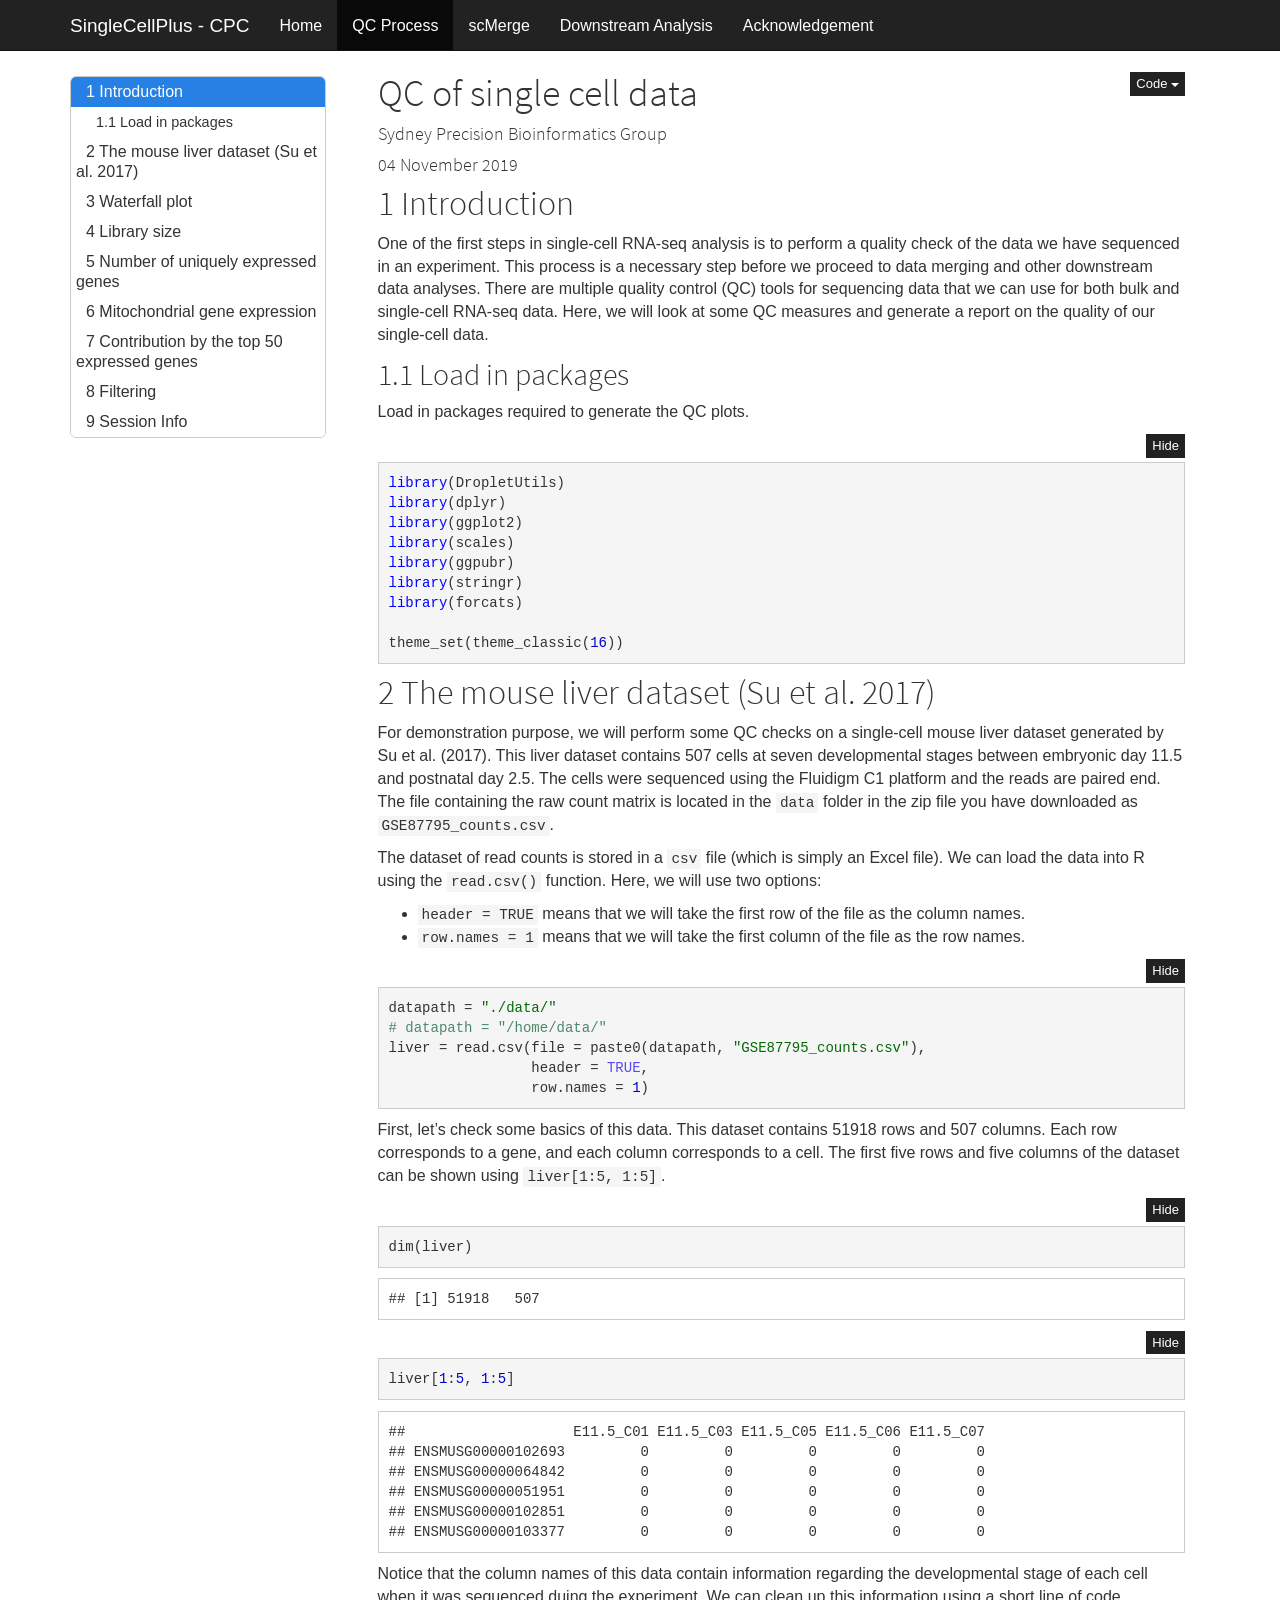
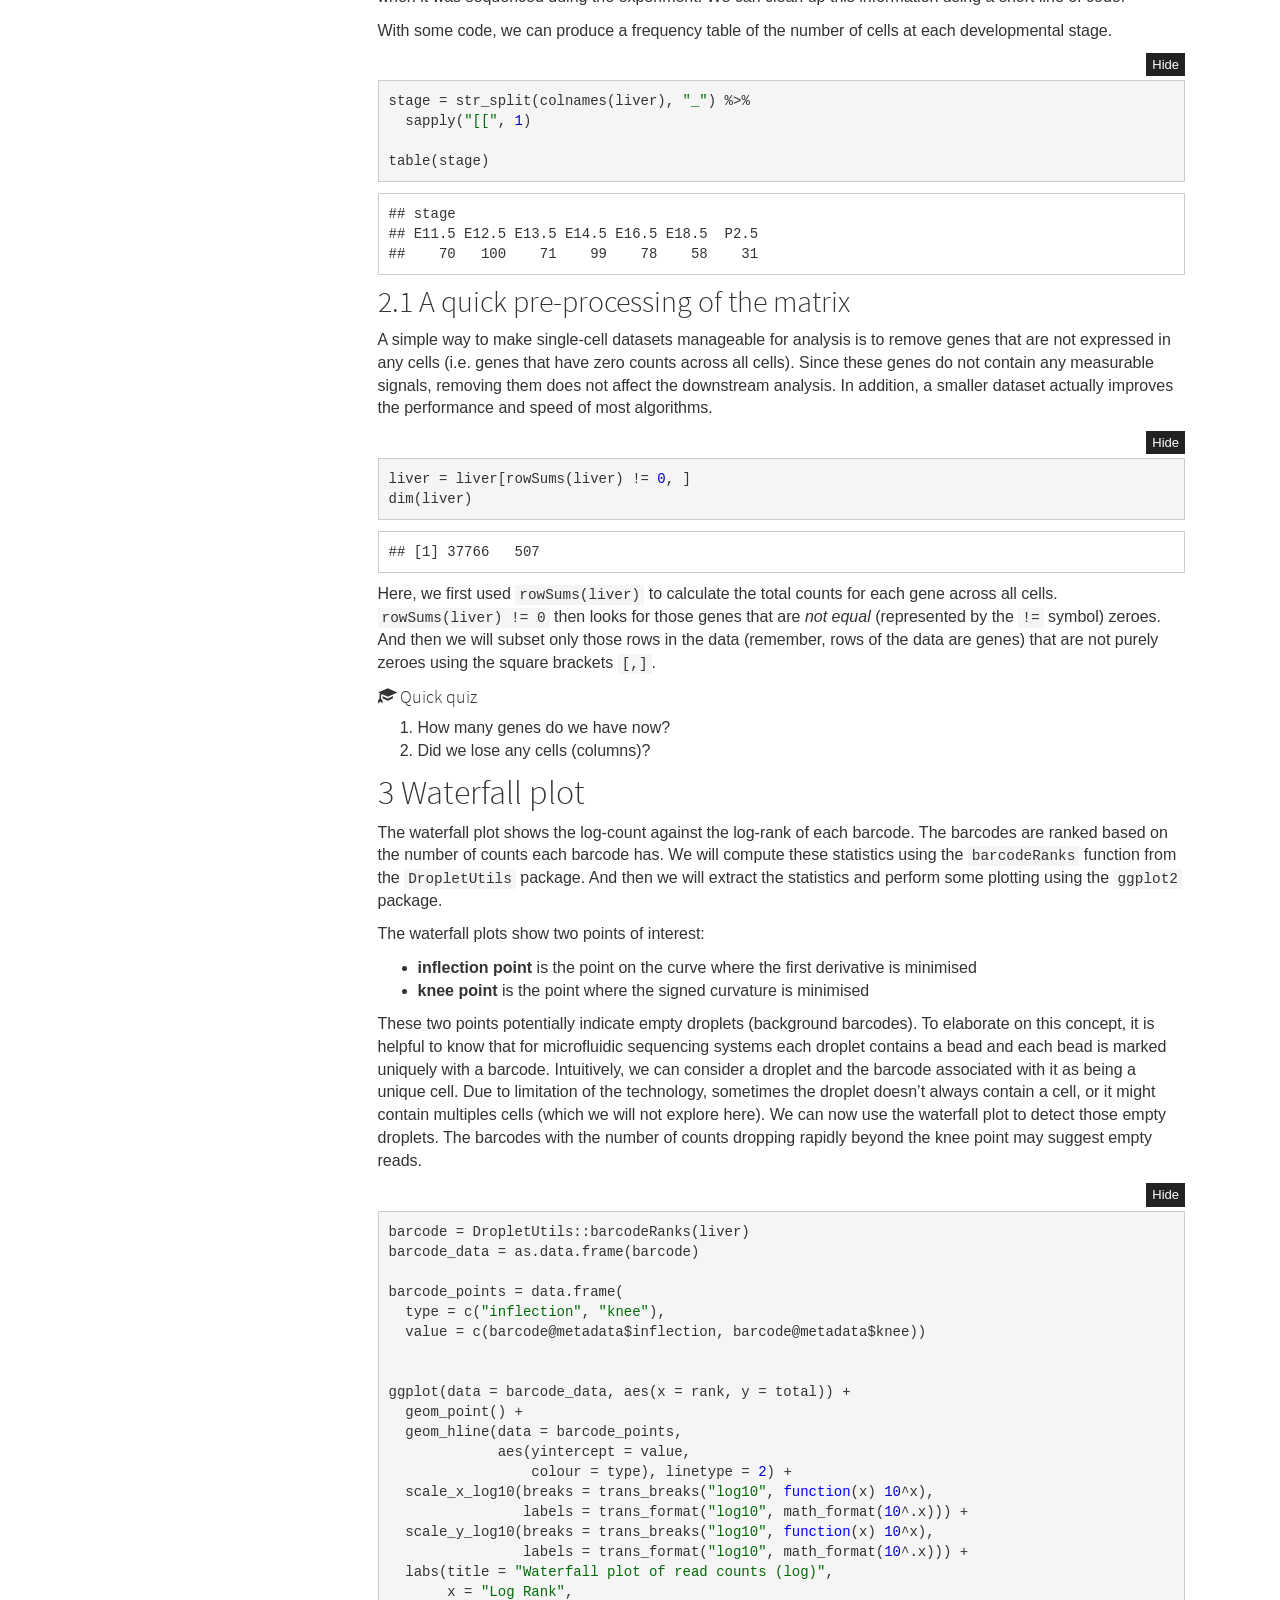
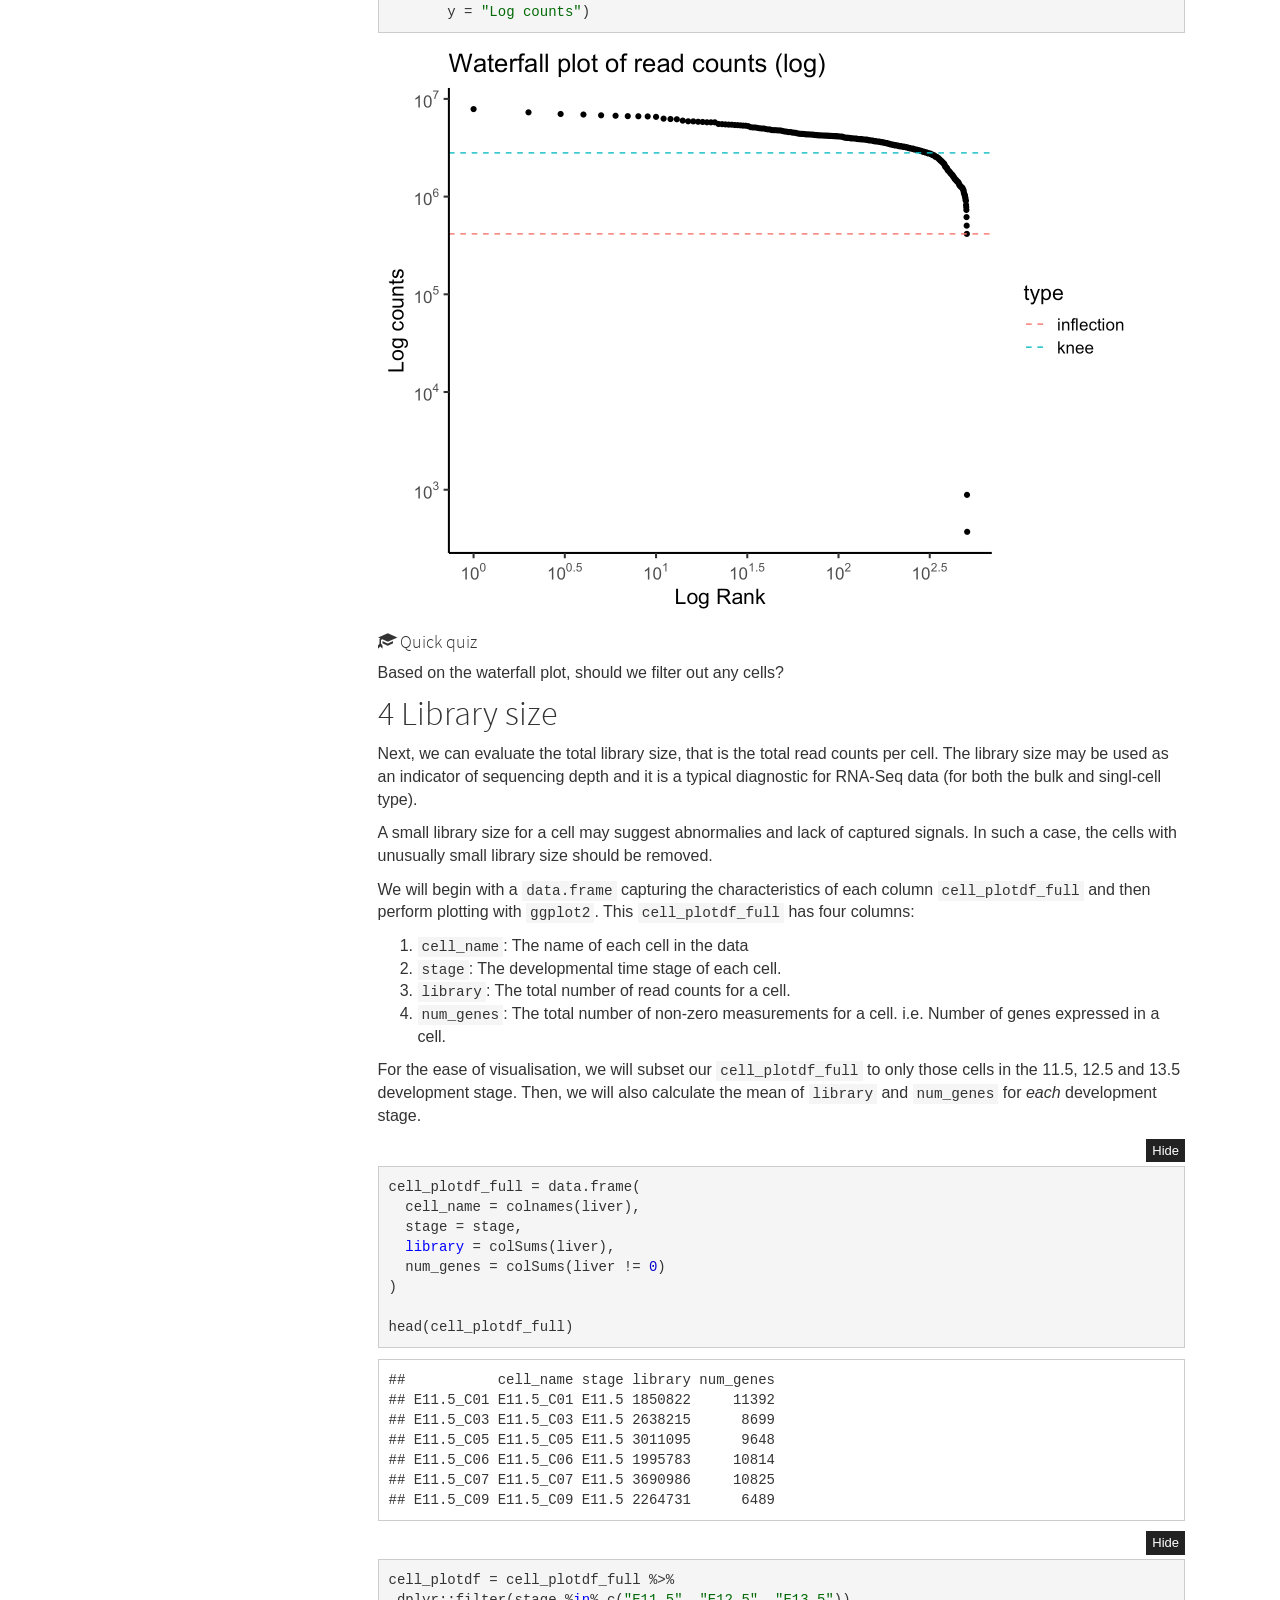
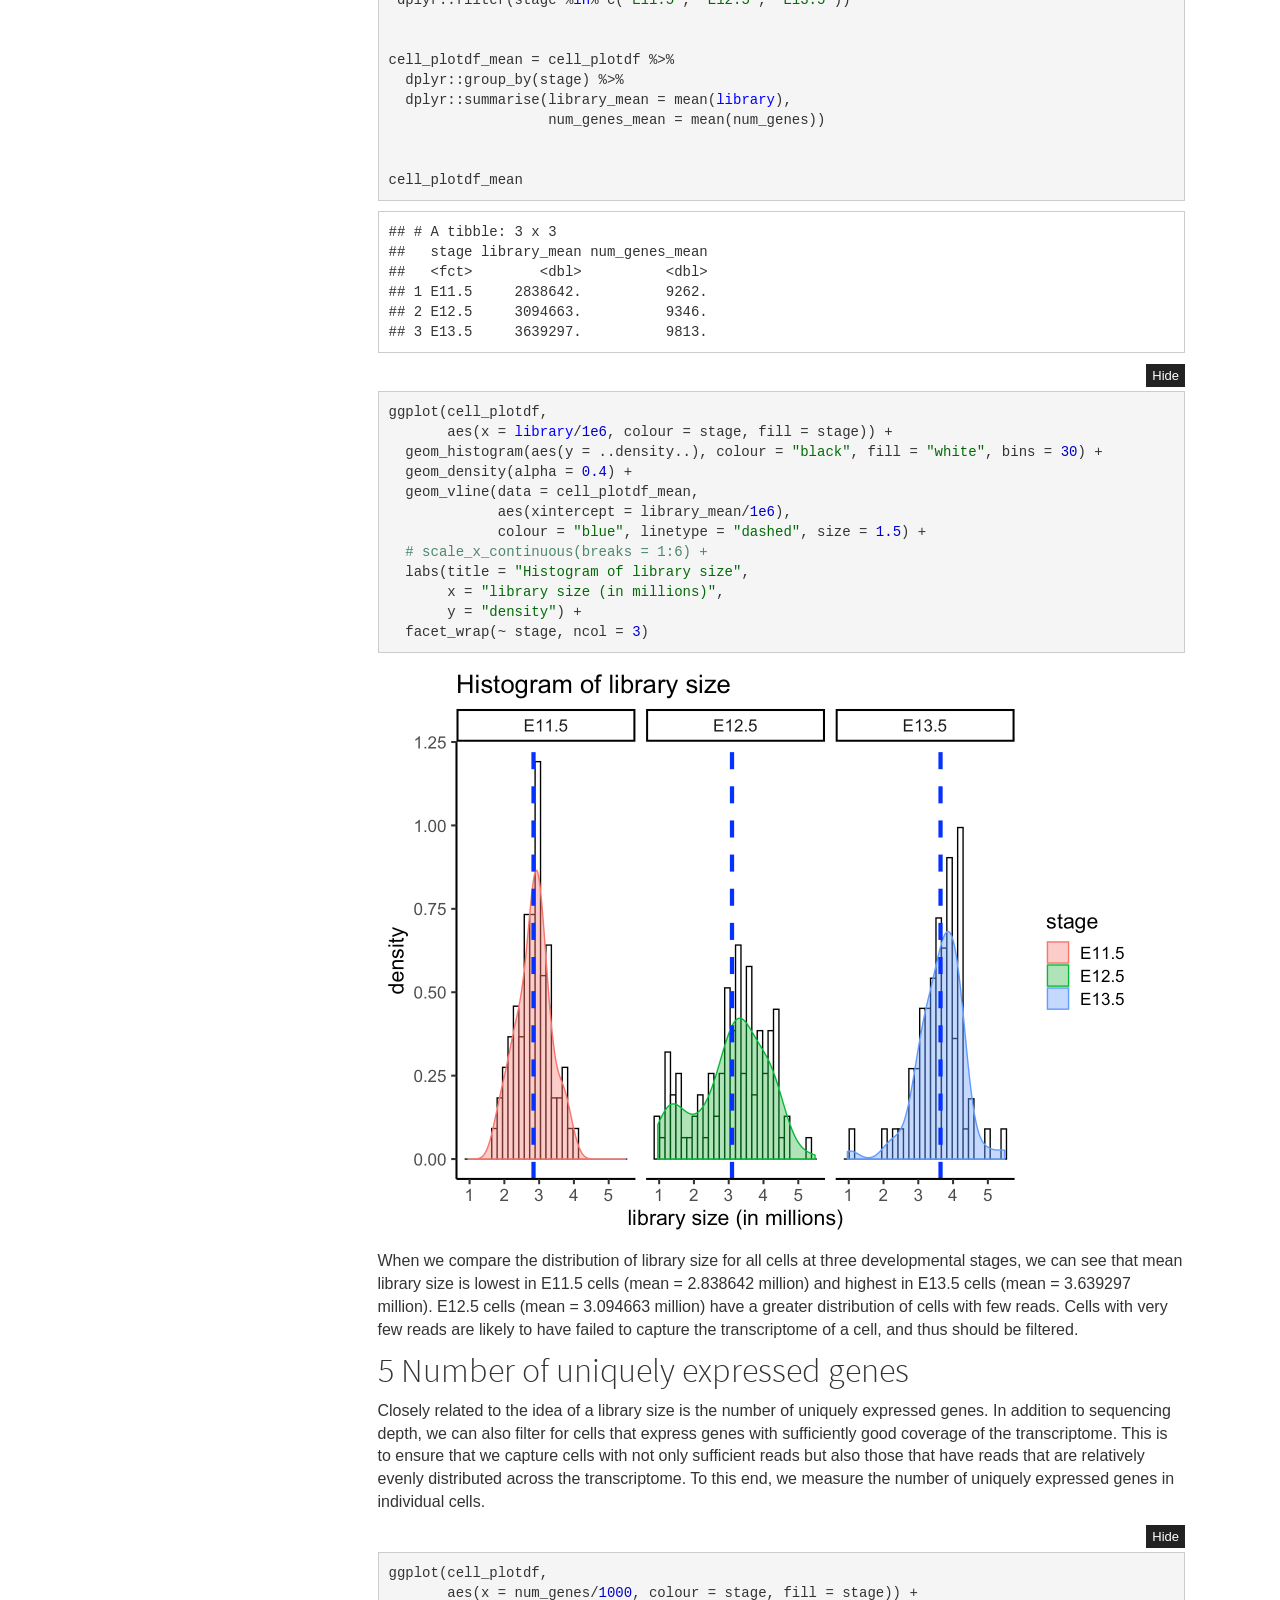
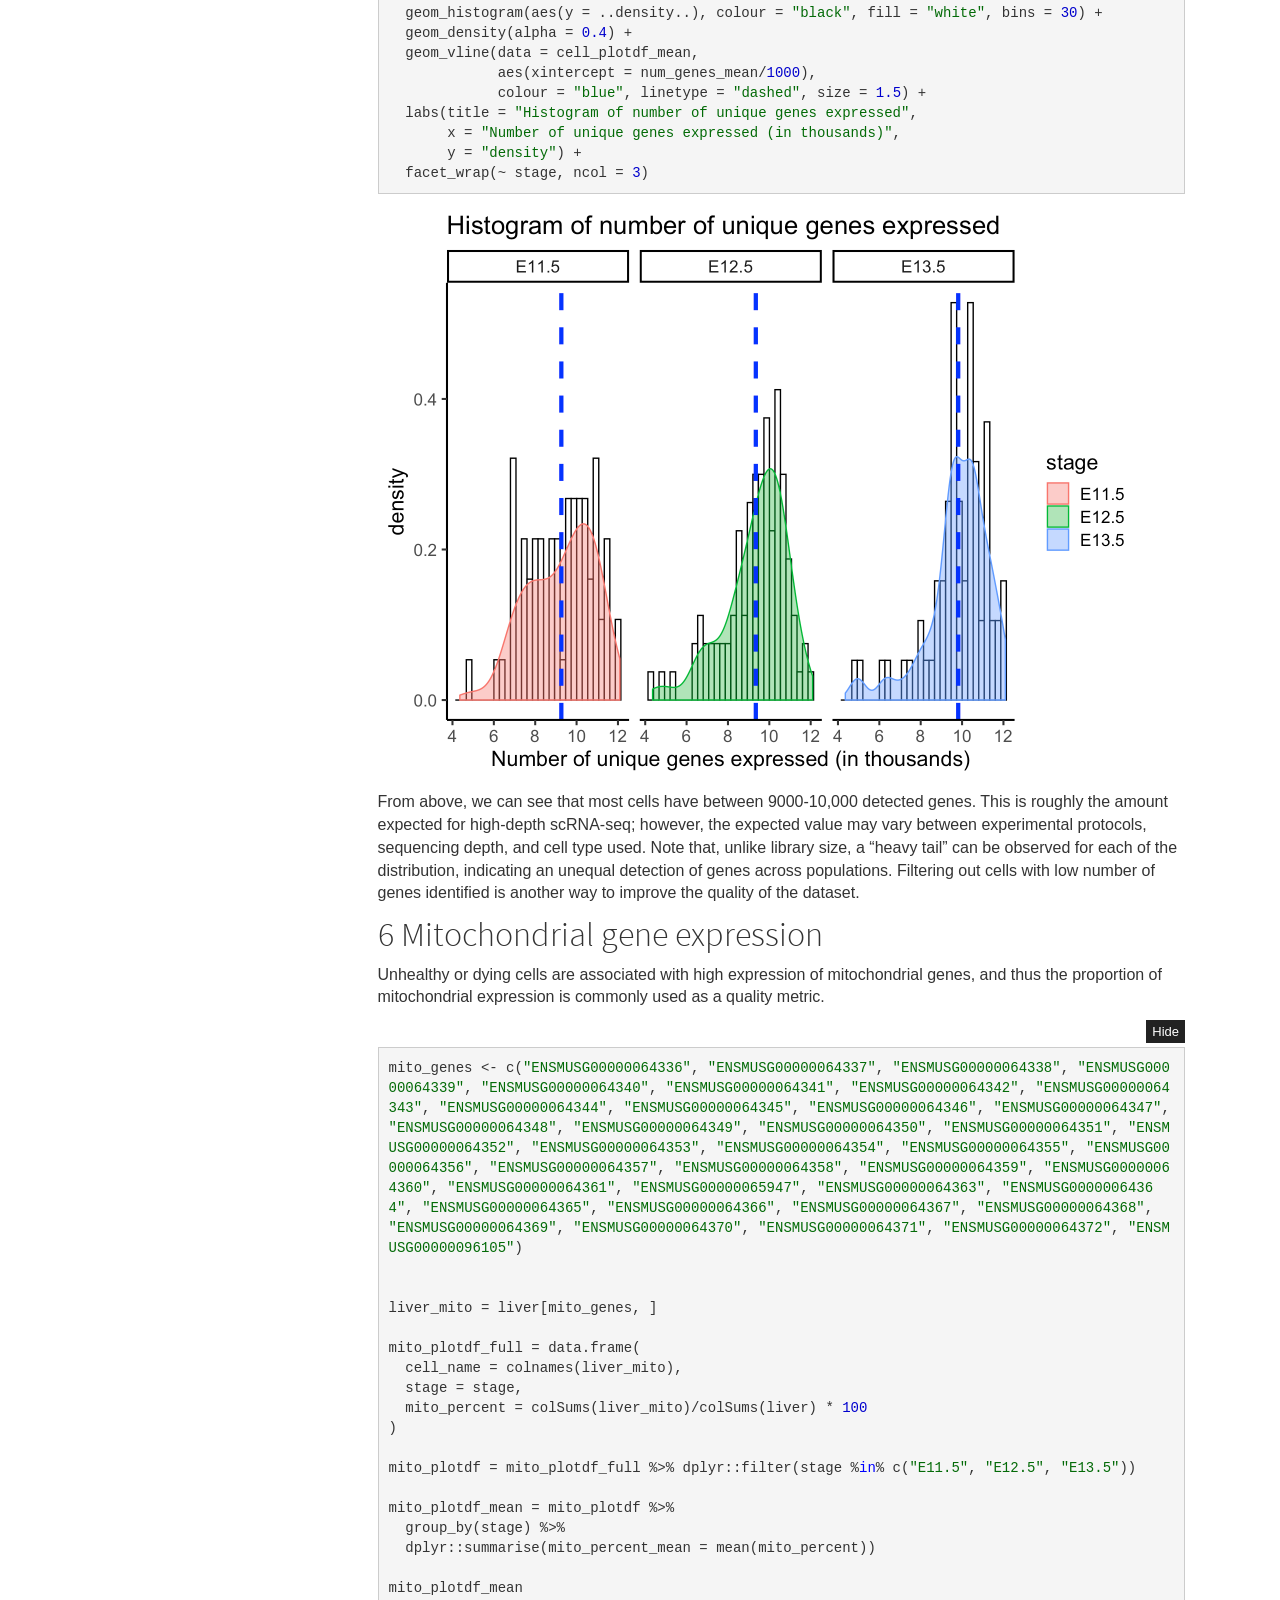
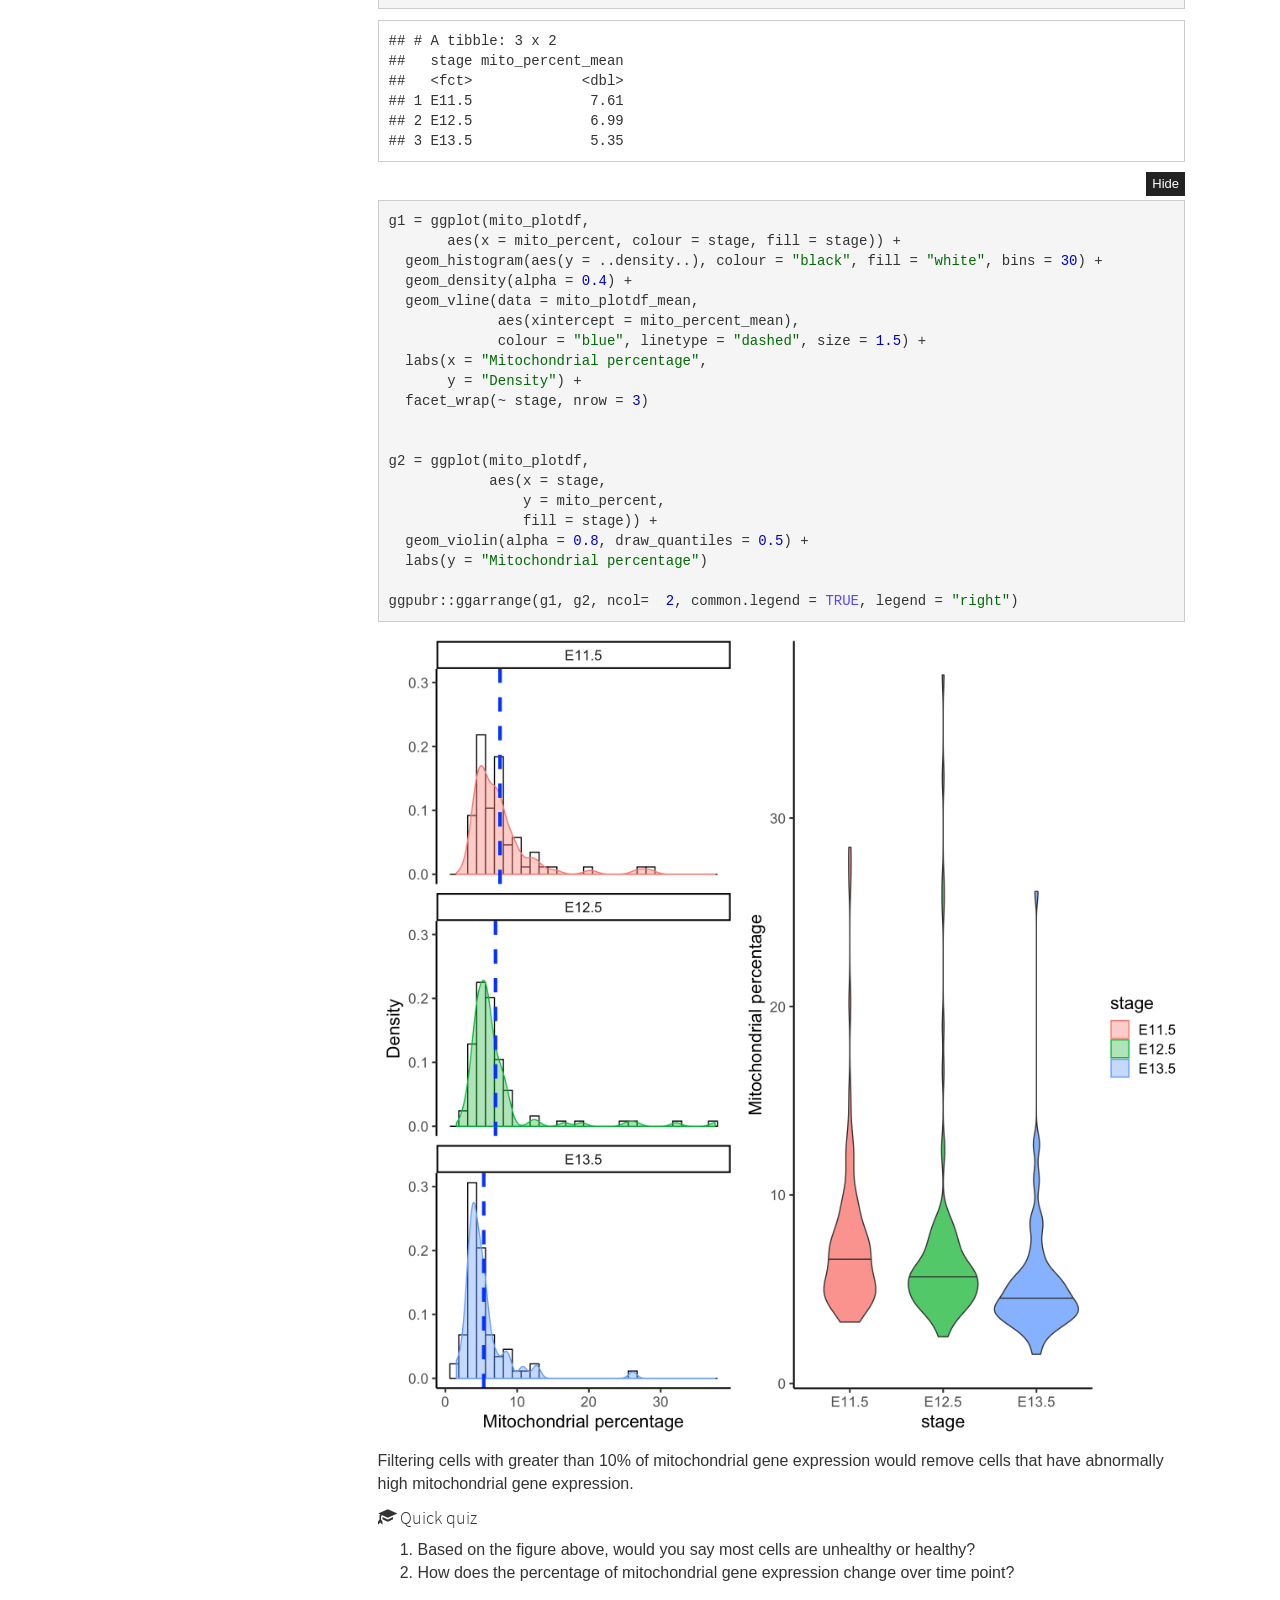
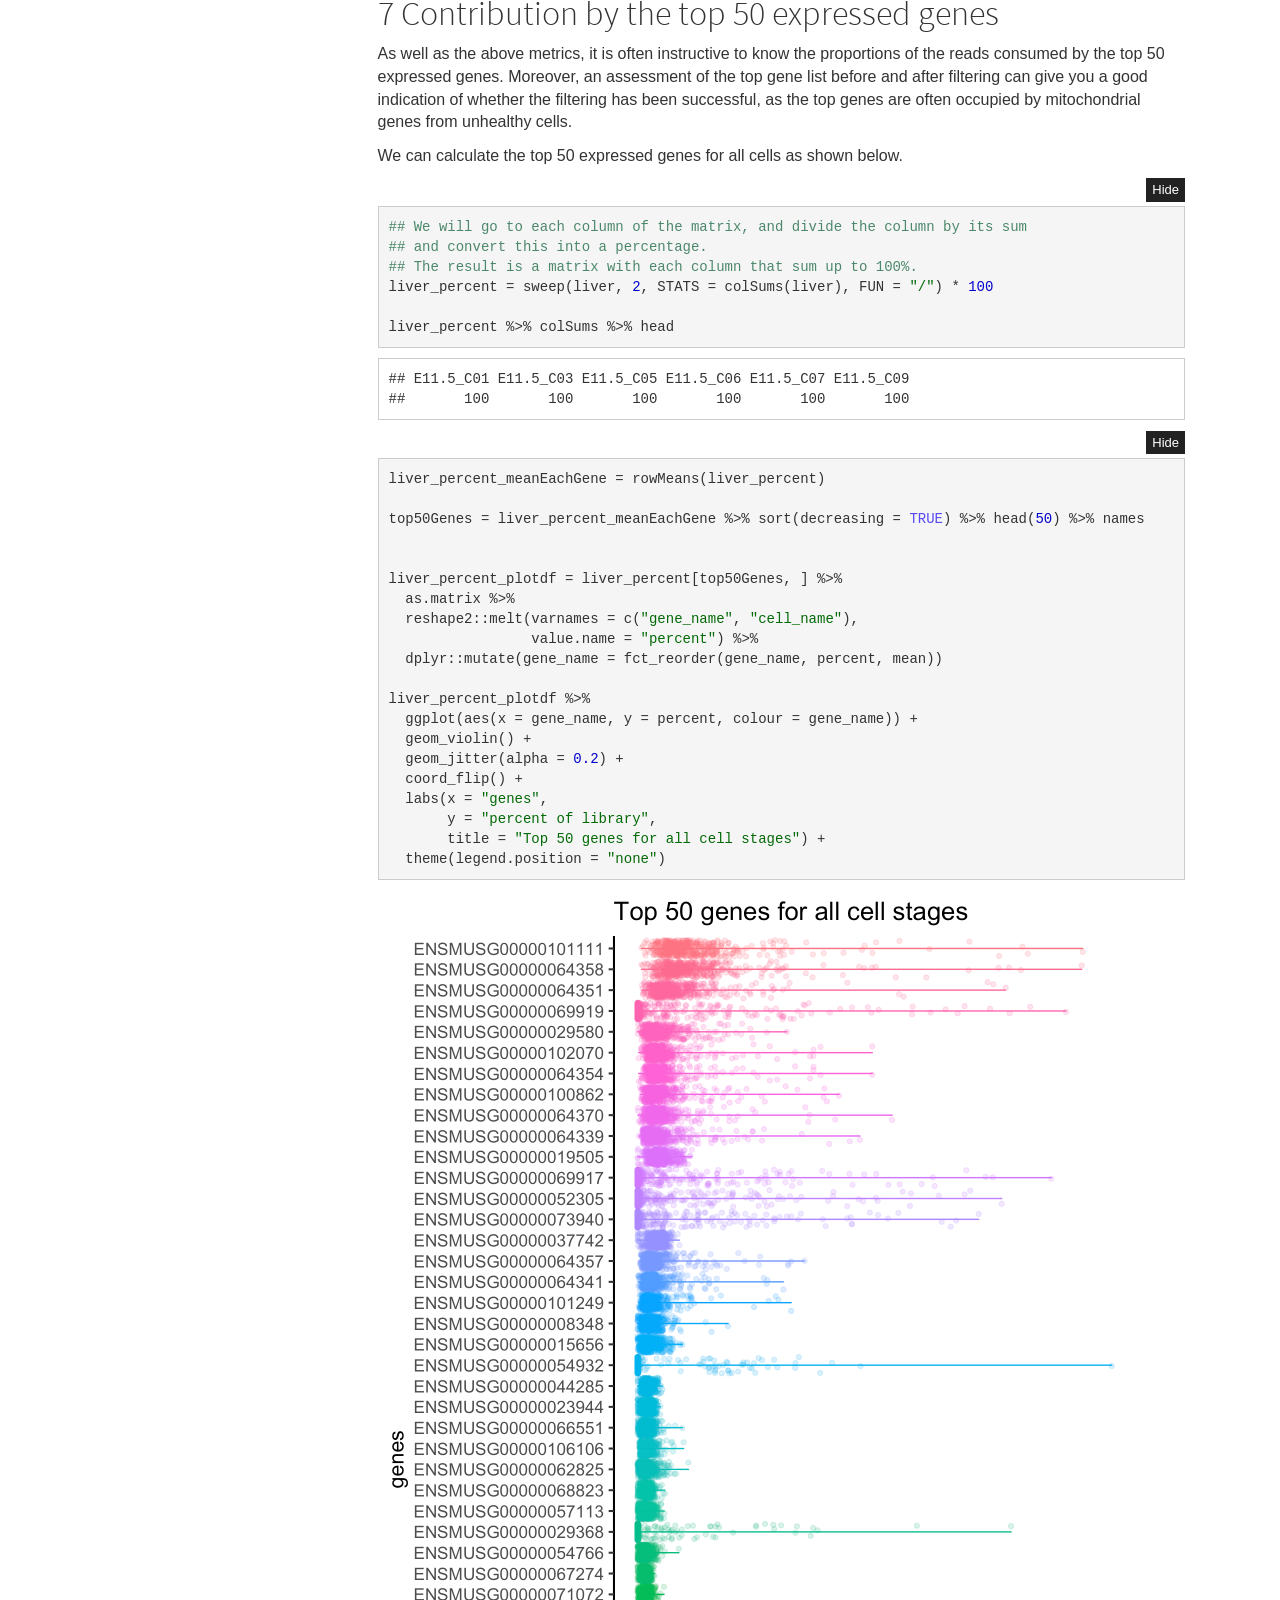
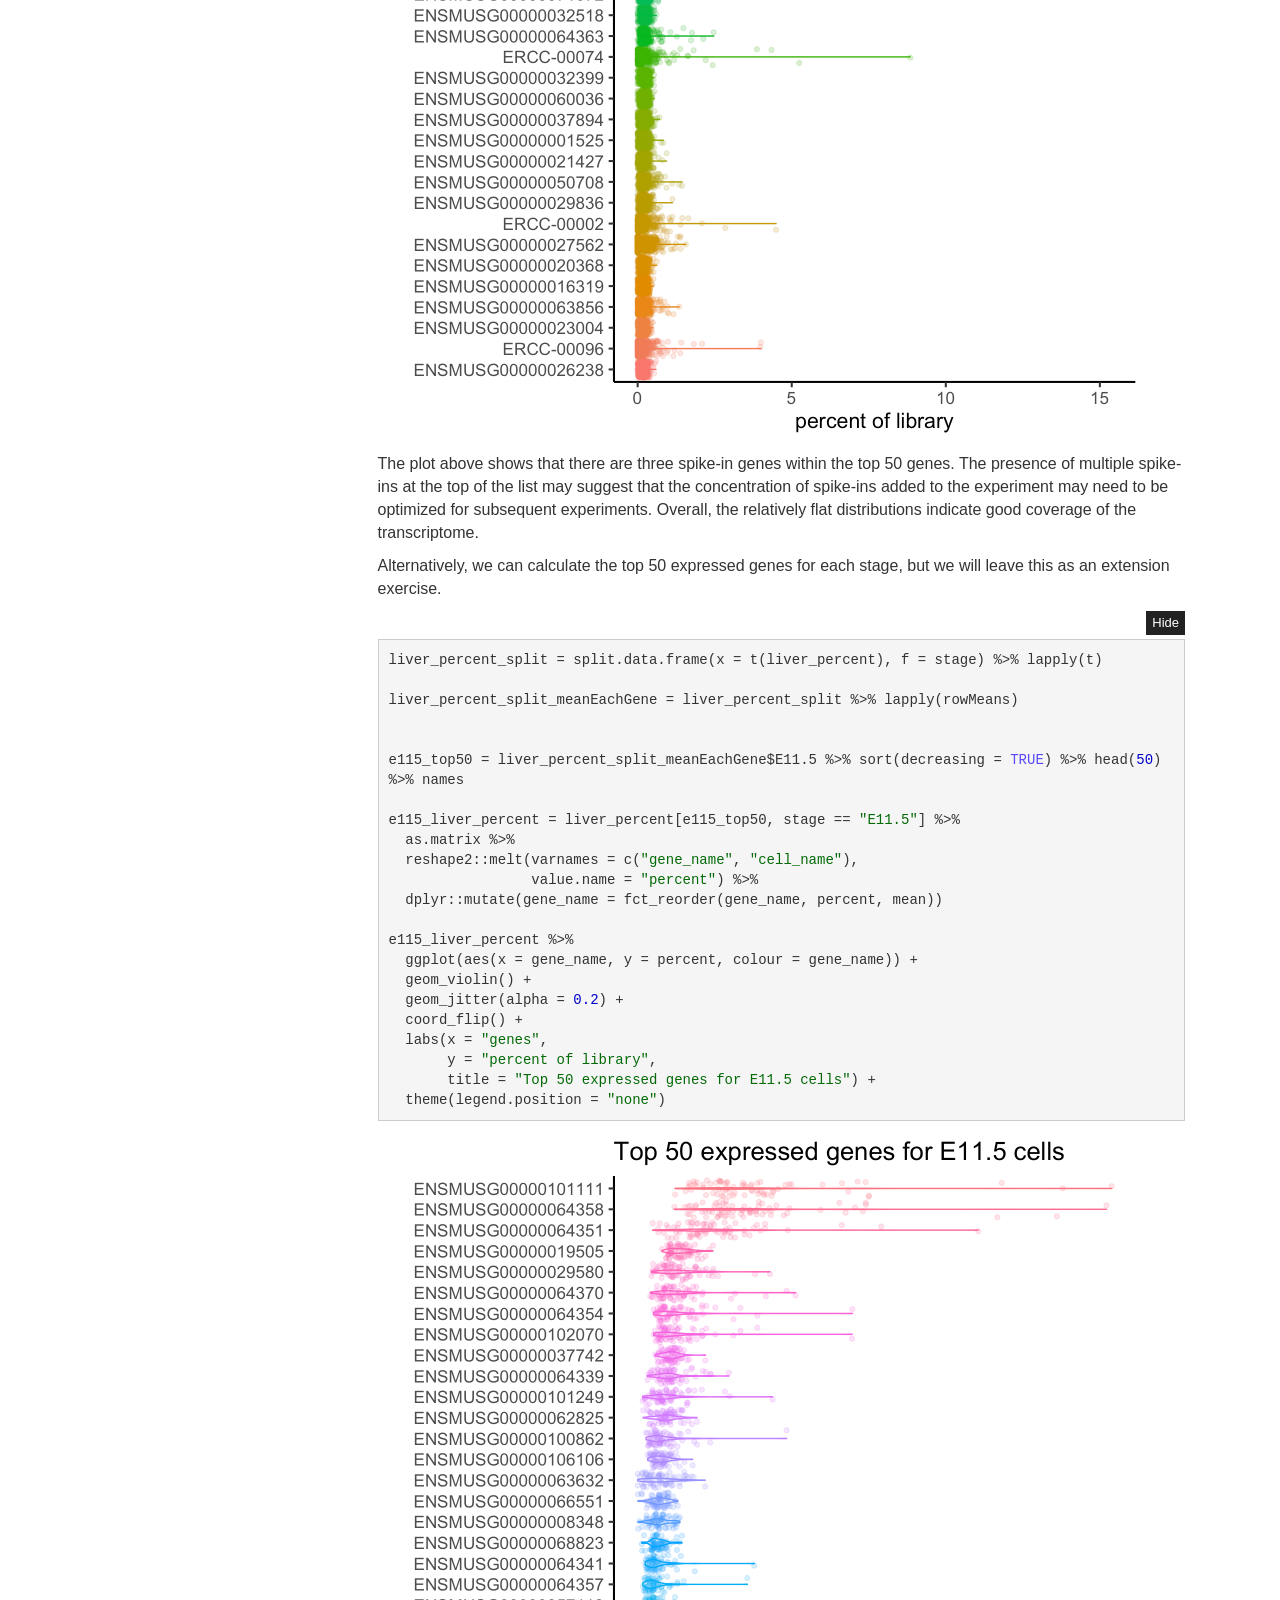
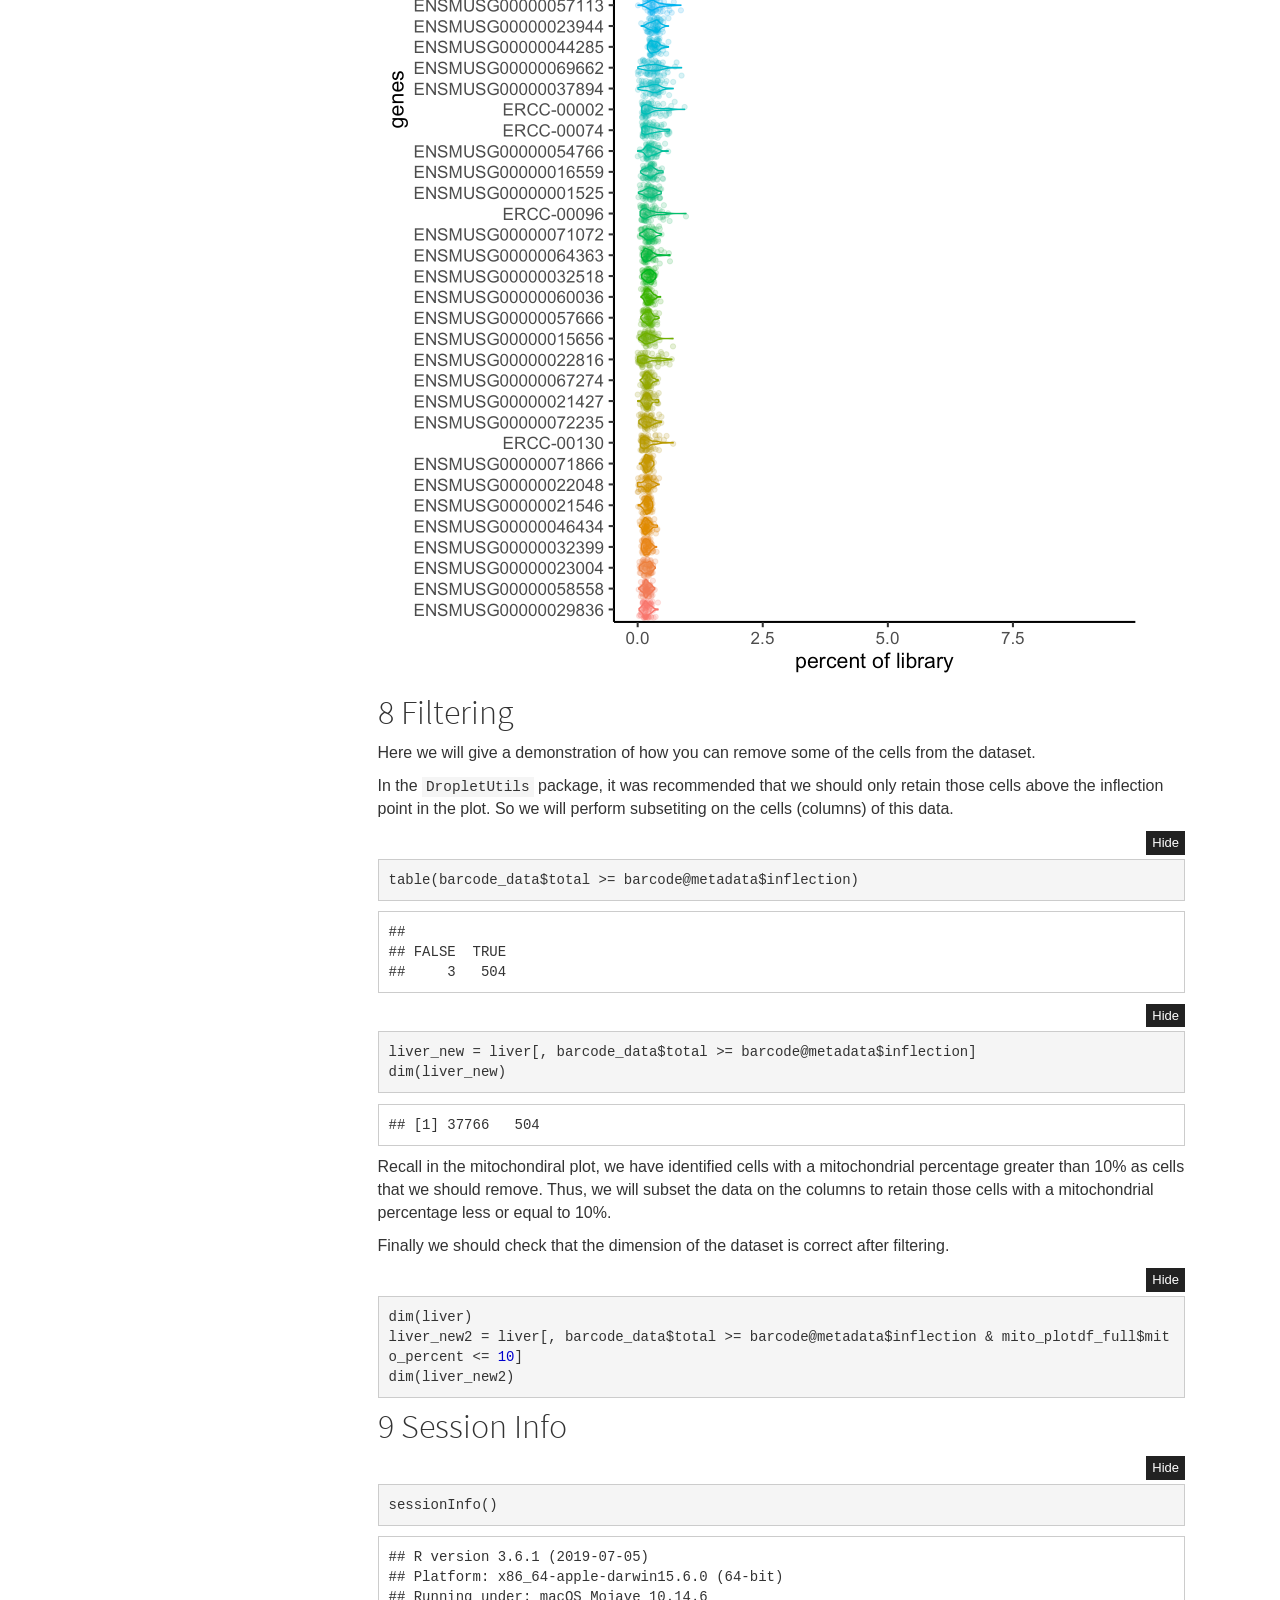
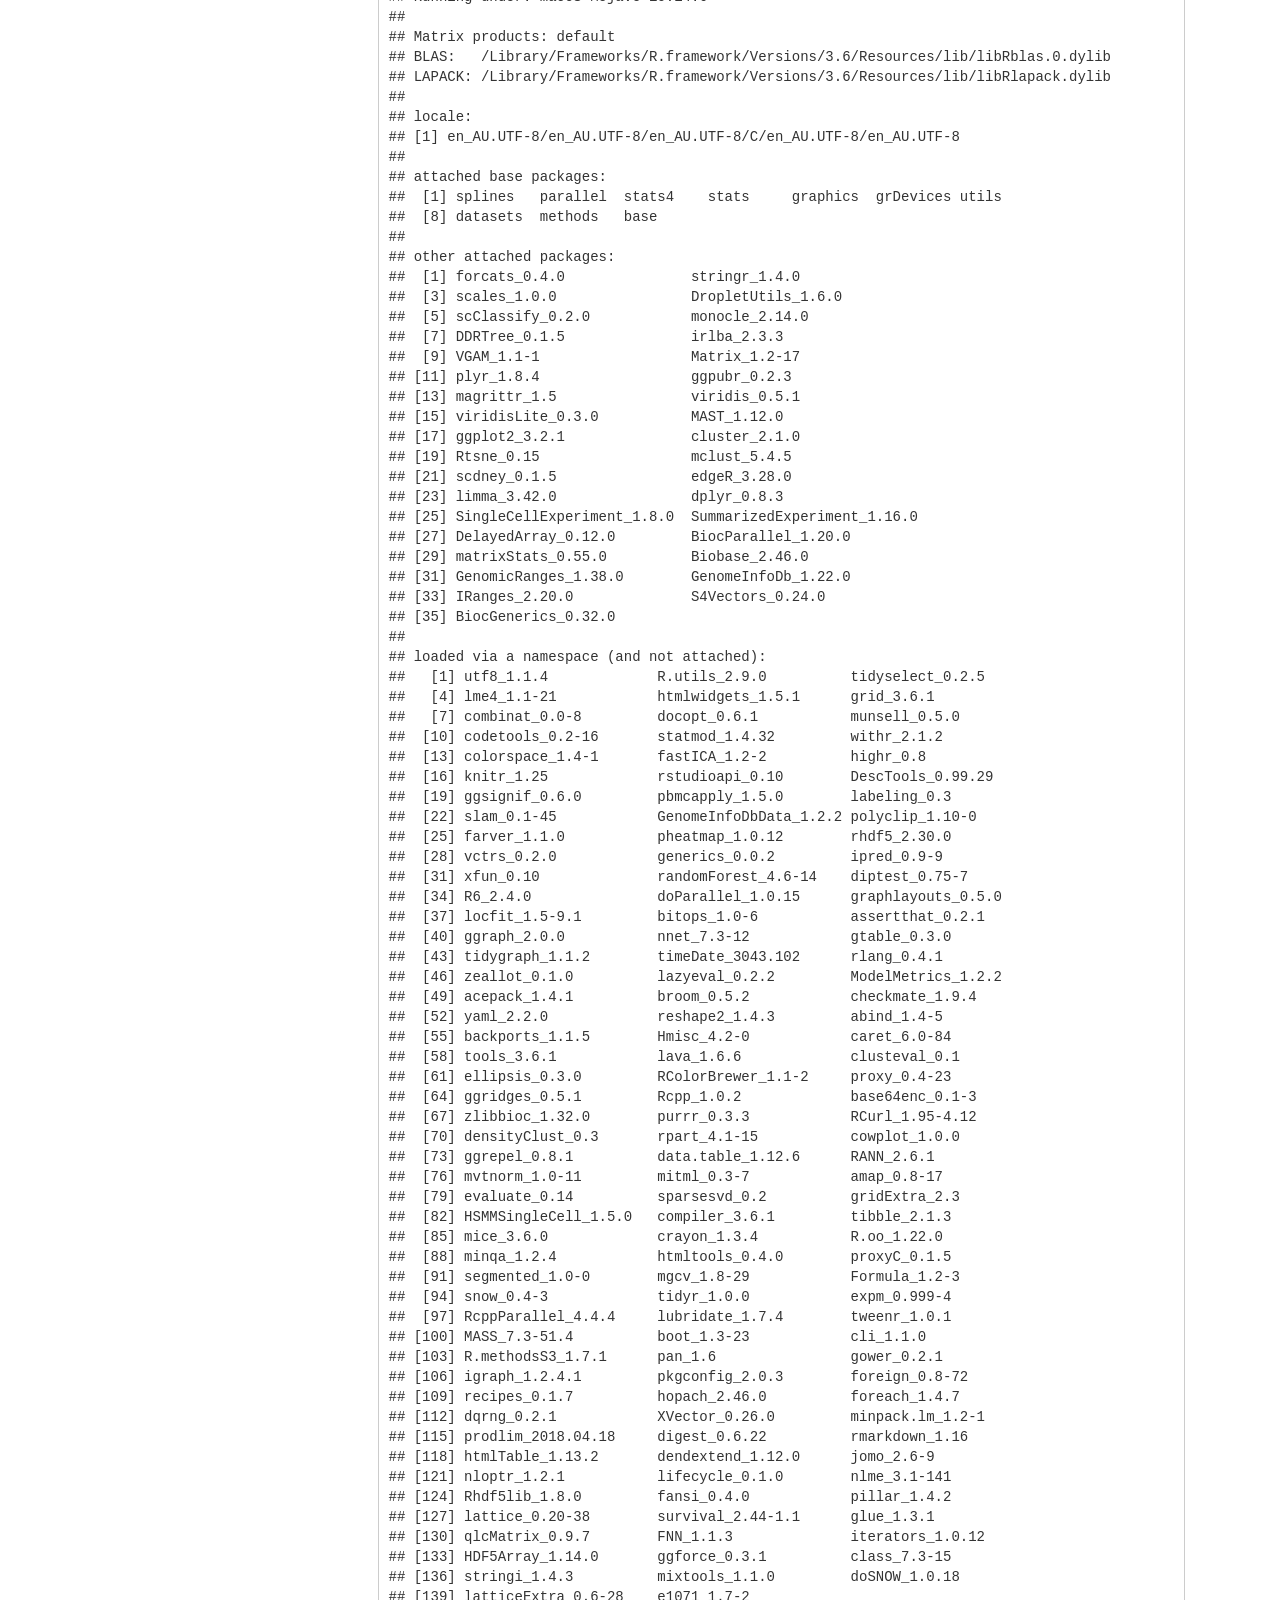
<file: qc.html>
<!DOCTYPE html>

<html xmlns="http://www.w3.org/1999/xhtml">

<head>

<meta charset="utf-8" />
<meta http-equiv="Content-Type" content="text/html; charset=utf-8" />
<meta name="generator" content="pandoc" />
<meta http-equiv="X-UA-Compatible" content="IE=EDGE" />


<meta name="author" content="Sydney Precision Bioinformatics Group" />

<meta name="date" content="2019-11-04" />

<title>QC of single cell data</title>

<script src="site_libs/jquery-1.11.3/jquery.min.js"></script>
<meta name="viewport" content="width=device-width, initial-scale=1" />
<link href="site_libs/bootstrap-3.3.5/css/cosmo.min.css" rel="stylesheet" />
<script src="site_libs/bootstrap-3.3.5/js/bootstrap.min.js"></script>
<script src="site_libs/bootstrap-3.3.5/shim/html5shiv.min.js"></script>
<script src="site_libs/bootstrap-3.3.5/shim/respond.min.js"></script>
<script src="site_libs/jqueryui-1.11.4/jquery-ui.min.js"></script>
<link href="site_libs/tocify-1.9.1/jquery.tocify.css" rel="stylesheet" />
<script src="site_libs/tocify-1.9.1/jquery.tocify.js"></script>
<script src="site_libs/navigation-1.1/tabsets.js"></script>
<script src="site_libs/navigation-1.1/codefolding.js"></script>
<link href="site_libs/highlightjs-9.12.0/textmate.css" rel="stylesheet" />
<script src="site_libs/highlightjs-9.12.0/highlight.js"></script>

<style type="text/css">code{white-space: pre;}</style>
<style type="text/css">
  pre:not([class]) {
    background-color: white;
  }
</style>
<script type="text/javascript">
if (window.hljs) {
  hljs.configure({languages: []});
  hljs.initHighlightingOnLoad();
  if (document.readyState && document.readyState === "complete") {
    window.setTimeout(function() { hljs.initHighlighting(); }, 0);
  }
}
</script>



<style type="text/css">
h1 {
  font-size: 34px;
}
h1.title {
  font-size: 38px;
}
h2 {
  font-size: 30px;
}
h3 {
  font-size: 24px;
}
h4 {
  font-size: 18px;
}
h5 {
  font-size: 16px;
}
h6 {
  font-size: 12px;
}
.table th:not([align]) {
  text-align: left;
}
</style>

<link rel="stylesheet" href="style.css" type="text/css" />



<style type = "text/css">
.main-container {
  max-width: 940px;
  margin-left: auto;
  margin-right: auto;
}
code {
  color: inherit;
  background-color: rgba(0, 0, 0, 0.04);
}
img {
  max-width:100%;
}
.tabbed-pane {
  padding-top: 12px;
}
.html-widget {
  margin-bottom: 20px;
}
button.code-folding-btn:focus {
  outline: none;
}
summary {
  display: list-item;
}
</style>


<style type="text/css">
/* padding for bootstrap navbar */
body {
  padding-top: 51px;
  padding-bottom: 40px;
}
/* offset scroll position for anchor links (for fixed navbar)  */
.section h1 {
  padding-top: 56px;
  margin-top: -56px;
}
.section h2 {
  padding-top: 56px;
  margin-top: -56px;
}
.section h3 {
  padding-top: 56px;
  margin-top: -56px;
}
.section h4 {
  padding-top: 56px;
  margin-top: -56px;
}
.section h5 {
  padding-top: 56px;
  margin-top: -56px;
}
.section h6 {
  padding-top: 56px;
  margin-top: -56px;
}
.dropdown-submenu {
  position: relative;
}
.dropdown-submenu>.dropdown-menu {
  top: 0;
  left: 100%;
  margin-top: -6px;
  margin-left: -1px;
  border-radius: 0 6px 6px 6px;
}
.dropdown-submenu:hover>.dropdown-menu {
  display: block;
}
.dropdown-submenu>a:after {
  display: block;
  content: " ";
  float: right;
  width: 0;
  height: 0;
  border-color: transparent;
  border-style: solid;
  border-width: 5px 0 5px 5px;
  border-left-color: #cccccc;
  margin-top: 5px;
  margin-right: -10px;
}
.dropdown-submenu:hover>a:after {
  border-left-color: #ffffff;
}
.dropdown-submenu.pull-left {
  float: none;
}
.dropdown-submenu.pull-left>.dropdown-menu {
  left: -100%;
  margin-left: 10px;
  border-radius: 6px 0 6px 6px;
}
</style>

<script>
// manage active state of menu based on current page
$(document).ready(function () {
  // active menu anchor
  href = window.location.pathname
  href = href.substr(href.lastIndexOf('/') + 1)
  if (href === "")
    href = "index.html";
  var menuAnchor = $('a[href="' + href + '"]');

  // mark it active
  menuAnchor.parent().addClass('active');

  // if it's got a parent navbar menu mark it active as well
  menuAnchor.closest('li.dropdown').addClass('active');
});
</script>

<!-- tabsets -->

<style type="text/css">
.tabset-dropdown > .nav-tabs {
  display: inline-table;
  max-height: 500px;
  min-height: 44px;
  overflow-y: auto;
  background: white;
  border: 1px solid #ddd;
  border-radius: 4px;
}

.tabset-dropdown > .nav-tabs > li.active:before {
  content: "";
  font-family: 'Glyphicons Halflings';
  display: inline-block;
  padding: 10px;
  border-right: 1px solid #ddd;
}

.tabset-dropdown > .nav-tabs.nav-tabs-open > li.active:before {
  content: "&#xe258;";
  border: none;
}

.tabset-dropdown > .nav-tabs.nav-tabs-open:before {
  content: "";
  font-family: 'Glyphicons Halflings';
  display: inline-block;
  padding: 10px;
  border-right: 1px solid #ddd;
}

.tabset-dropdown > .nav-tabs > li.active {
  display: block;
}

.tabset-dropdown > .nav-tabs > li > a,
.tabset-dropdown > .nav-tabs > li > a:focus,
.tabset-dropdown > .nav-tabs > li > a:hover {
  border: none;
  display: inline-block;
  border-radius: 4px;
}

.tabset-dropdown > .nav-tabs.nav-tabs-open > li {
  display: block;
  float: none;
}

.tabset-dropdown > .nav-tabs > li {
  display: none;
}
</style>

<!-- code folding -->
<style type="text/css">
.code-folding-btn { margin-bottom: 4px; }
</style>



<style type="text/css">

#TOC {
  margin: 25px 0px 20px 0px;
}
@media (max-width: 768px) {
#TOC {
  position: relative;
  width: 100%;
}
}


.toc-content {
  padding-left: 30px;
  padding-right: 40px;
}

div.main-container {
  max-width: 1200px;
}

div.tocify {
  width: 20%;
  max-width: 260px;
  max-height: 85%;
}

@media (min-width: 768px) and (max-width: 991px) {
  div.tocify {
    width: 25%;
  }
}

@media (max-width: 767px) {
  div.tocify {
    width: 100%;
    max-width: none;
  }
}

.tocify ul, .tocify li {
  line-height: 20px;
}

.tocify-subheader .tocify-item {
  font-size: 0.90em;
}

.tocify .list-group-item {
  border-radius: 0px;
}


</style>



</head>

<body>


<div class="container-fluid main-container">


<!-- setup 3col/9col grid for toc_float and main content  -->
<div class="row-fluid">
<div class="col-xs-12 col-sm-4 col-md-3">
<div id="TOC" class="tocify">
</div>
</div>

<div class="toc-content col-xs-12 col-sm-8 col-md-9">




<div class="navbar navbar-default  navbar-fixed-top" role="navigation">
  <div class="container">
    <div class="navbar-header">
      <button type="button" class="navbar-toggle collapsed" data-toggle="collapse" data-target="#navbar">
        <span class="icon-bar"></span>
        <span class="icon-bar"></span>
        <span class="icon-bar"></span>
      </button>
      <a class="navbar-brand" href="index.html">SingleCellPlus - CPC</a>
    </div>
    <div id="navbar" class="navbar-collapse collapse">
      <ul class="nav navbar-nav">
        <li>
  <a href="index.html">Home</a>
</li>
<li>
  <a href="qc.html">QC Process</a>
</li>
<li>
  <a href="scMerge.html">scMerge</a>
</li>
<li>
  <a href="downstream.html">Downstream Analysis</a>
</li>
<li>
  <a href="acknowledgement.html">Acknowledgement</a>
</li>
      </ul>
      <ul class="nav navbar-nav navbar-right">
        
      </ul>
    </div><!--/.nav-collapse -->
  </div><!--/.container -->
</div><!--/.navbar -->

<div class="fluid-row" id="header">

<div class="btn-group pull-right">
<button type="button" class="btn btn-default btn-xs dropdown-toggle" data-toggle="dropdown" aria-haspopup="true" aria-expanded="false"><span>Code</span> <span class="caret"></span></button>
<ul class="dropdown-menu" style="min-width: 50px;">
<li><a id="rmd-show-all-code" href="#">Show All Code</a></li>
<li><a id="rmd-hide-all-code" href="#">Hide All Code</a></li>
</ul>
</div>



<h1 class="title toc-ignore">QC of single cell data</h1>
<h4 class="author">Sydney Precision Bioinformatics Group</h4>
<h4 class="date">04 November 2019</h4>

</div>


<div id="introduction" class="section level1">
<h1><span class="header-section-number">1</span> Introduction</h1>
<p>One of the first steps in single-cell RNA-seq analysis is to perform a quality check of the data we have sequenced in an experiment. This process is a necessary step before we proceed to data merging and other downstream data analyses. There are multiple quality control (QC) tools for sequencing data that we can use for both bulk and single-cell RNA-seq data. Here, we will look at some QC measures and generate a report on the quality of our single-cell data.</p>
<div id="load-in-packages" class="section level2">
<h2><span class="header-section-number">1.1</span> Load in packages</h2>
<p>Load in packages required to generate the QC plots.</p>
<pre class="r"><code>library(DropletUtils)
library(dplyr)
library(ggplot2)
library(scales)
library(ggpubr)
library(stringr)
library(forcats)

theme_set(theme_classic(16))</code></pre>
</div>
</div>
<div id="the-mouse-liver-dataset-su-et-al.-2017" class="section level1">
<h1><span class="header-section-number">2</span> The mouse liver dataset (Su et al. 2017)</h1>
<p>For demonstration purpose, we will perform some QC checks on a single-cell mouse liver dataset generated by Su et al. (2017). This liver dataset contains 507 cells at seven developmental stages between embryonic day 11.5 and postnatal day 2.5. The cells were sequenced using the Fluidigm C1 platform and the reads are paired end. The file containing the raw count matrix is located in the <code>data</code> folder in the zip file you have downloaded as <code>GSE87795_counts.csv</code>.</p>
<p>The dataset of read counts is stored in a <code>csv</code> file (which is simply an Excel file). We can load the data into R using the <code>read.csv()</code> function. Here, we will use two options:</p>
<ul>
<li><code>header = TRUE</code> means that we will take the first row of the file as the column names.</li>
<li><code>row.names = 1</code> means that we will take the first column of the file as the row names.</li>
</ul>
<pre class="r"><code>datapath = &quot;./data/&quot;
# datapath = &quot;/home/data/&quot;
liver = read.csv(file = paste0(datapath, &quot;GSE87795_counts.csv&quot;),
                 header = TRUE,
                 row.names = 1)</code></pre>
<p>First, let’s check some basics of this data. This dataset contains 51918 rows and 507 columns. Each row corresponds to a gene, and each column corresponds to a cell. The first five rows and five columns of the dataset can be shown using <code>liver[1:5, 1:5]</code>.</p>
<pre class="r"><code>dim(liver)</code></pre>
<pre><code>## [1] 51918   507</code></pre>
<pre class="r"><code>liver[1:5, 1:5]</code></pre>
<pre><code>##                    E11.5_C01 E11.5_C03 E11.5_C05 E11.5_C06 E11.5_C07
## ENSMUSG00000102693         0         0         0         0         0
## ENSMUSG00000064842         0         0         0         0         0
## ENSMUSG00000051951         0         0         0         0         0
## ENSMUSG00000102851         0         0         0         0         0
## ENSMUSG00000103377         0         0         0         0         0</code></pre>
<p>Notice that the column names of this data contain information regarding the developmental stage of each cell when it was sequenced duing the experiment. We can clean up this information using a short line of code.</p>
<p>With some code, we can produce a frequency table of the number of cells at each developmental stage.</p>
<pre class="r"><code>stage = str_split(colnames(liver), &quot;_&quot;) %&gt;%
  sapply(&quot;[[&quot;, 1)

table(stage)</code></pre>
<pre><code>## stage
## E11.5 E12.5 E13.5 E14.5 E16.5 E18.5  P2.5 
##    70   100    71    99    78    58    31</code></pre>
<div id="a-quick-pre-processing-of-the-matrix" class="section level2">
<h2><span class="header-section-number">2.1</span> A quick pre-processing of the matrix</h2>
<p>A simple way to make single-cell datasets manageable for analysis is to remove genes that are not expressed in any cells (i.e. genes that have zero counts across all cells). Since these genes do not contain any measurable signals, removing them does not affect the downstream analysis. In addition, a smaller dataset actually improves the performance and speed of most algorithms.</p>
<pre class="r"><code>liver = liver[rowSums(liver) != 0, ]
dim(liver)</code></pre>
<pre><code>## [1] 37766   507</code></pre>
<p>Here, we first used <code>rowSums(liver)</code> to calculate the total counts for each gene across all cells. <code>rowSums(liver) != 0</code> then looks for those genes that are <em>not equal</em> (represented by the <code>!=</code> symbol) zeroes. And then we will subset only those rows in the data (remember, rows of the data are genes) that are not purely zeroes using the square brackets <code>[,]</code>.</p>
<h4>
<span class="glyphicon glyphicon-education" aria-hidden="true"></span> Quick quiz
</h4>
<ol style="list-style-type: decimal">
<li>How many genes do we have now?</li>
<li>Did we lose any cells (columns)?</li>
</ol>
</div>
</div>
<div id="waterfall-plot" class="section level1">
<h1><span class="header-section-number">3</span> Waterfall plot</h1>
<p>The waterfall plot shows the log-count against the log-rank of each barcode. The barcodes are ranked based on the number of counts each barcode has. We will compute these statistics using the <code>barcodeRanks</code> function from the <code>DropletUtils</code> package. And then we will extract the statistics and perform some plotting using the <code>ggplot2</code> package.</p>
<p>The waterfall plots show two points of interest:</p>
<ul>
<li><strong>inflection point</strong> is the point on the curve where the first derivative is minimised</li>
<li><strong>knee point</strong> is the point where the signed curvature is minimised</li>
</ul>
<p>These two points potentially indicate empty droplets (background barcodes). To elaborate on this concept, it is helpful to know that for microfluidic sequencing systems each droplet contains a bead and each bead is marked uniquely with a barcode. Intuitively, we can consider a droplet and the barcode associated with it as being a unique cell. Due to limitation of the technology, sometimes the droplet doesn’t always contain a cell, or it might contain multiples cells (which we will not explore here). We can now use the waterfall plot to detect those empty droplets. The barcodes with the number of counts dropping rapidly beyond the knee point may suggest empty reads.</p>
<pre class="r"><code>barcode = DropletUtils::barcodeRanks(liver)
barcode_data = as.data.frame(barcode)

barcode_points = data.frame(
  type = c(&quot;inflection&quot;, &quot;knee&quot;),
  value = c(barcode@metadata$inflection, barcode@metadata$knee))


ggplot(data = barcode_data, aes(x = rank, y = total)) +
  geom_point() +
  geom_hline(data = barcode_points,
             aes(yintercept = value,
                 colour = type), linetype = 2) +
  scale_x_log10(breaks = trans_breaks(&quot;log10&quot;, function(x) 10^x),
                labels = trans_format(&quot;log10&quot;, math_format(10^.x))) +
  scale_y_log10(breaks = trans_breaks(&quot;log10&quot;, function(x) 10^x),
                labels = trans_format(&quot;log10&quot;, math_format(10^.x))) +
  labs(title = &quot;Waterfall plot of read counts (log)&quot;,
       x = &quot;Log Rank&quot;,
       y = &quot;Log counts&quot;)</code></pre>
<p><img src="qc_files/figure-html/unnamed-chunk-5-1.png" width="768" /></p>
<h4>
<span class="glyphicon glyphicon-education" aria-hidden="true"></span> Quick quiz
</h4>
<p>Based on the waterfall plot, should we filter out any cells?</p>
</div>
<div id="library-size" class="section level1">
<h1><span class="header-section-number">4</span> Library size</h1>
<p>Next, we can evaluate the total library size, that is the total read counts per cell. The library size may be used as an indicator of sequencing depth and it is a typical diagnostic for RNA-Seq data (for both the bulk and singl-cell type).</p>
<p>A small library size for a cell may suggest abnormalies and lack of captured signals. In such a case, the cells with unusually small library size should be removed.</p>
<p>We will begin with a <code>data.frame</code> capturing the characteristics of each column <code>cell_plotdf_full</code> and then perform plotting with <code>ggplot2</code>. This <code>cell_plotdf_full</code> has four columns:</p>
<ol style="list-style-type: decimal">
<li><code>cell_name</code>: The name of each cell in the data</li>
<li><code>stage</code>: The developmental time stage of each cell.</li>
<li><code>library</code>: The total number of read counts for a cell.</li>
<li><code>num_genes</code>: The total number of non-zero measurements for a cell. i.e. Number of genes expressed in a cell.</li>
</ol>
<p>For the ease of visualisation, we will subset our <code>cell_plotdf_full</code> to only those cells in the 11.5, 12.5 and 13.5 development stage. Then, we will also calculate the mean of <code>library</code> and <code>num_genes</code> for <em>each</em> development stage.</p>
<pre class="r"><code>cell_plotdf_full = data.frame(
  cell_name = colnames(liver),
  stage = stage,
  library = colSums(liver),
  num_genes = colSums(liver != 0)
)

head(cell_plotdf_full)</code></pre>
<pre><code>##           cell_name stage library num_genes
## E11.5_C01 E11.5_C01 E11.5 1850822     11392
## E11.5_C03 E11.5_C03 E11.5 2638215      8699
## E11.5_C05 E11.5_C05 E11.5 3011095      9648
## E11.5_C06 E11.5_C06 E11.5 1995783     10814
## E11.5_C07 E11.5_C07 E11.5 3690986     10825
## E11.5_C09 E11.5_C09 E11.5 2264731      6489</code></pre>
<pre class="r"><code>cell_plotdf = cell_plotdf_full %&gt;%
 dplyr::filter(stage %in% c(&quot;E11.5&quot;, &quot;E12.5&quot;, &quot;E13.5&quot;))


cell_plotdf_mean = cell_plotdf %&gt;%
  dplyr::group_by(stage) %&gt;%
  dplyr::summarise(library_mean = mean(library),
                   num_genes_mean = mean(num_genes))


cell_plotdf_mean</code></pre>
<pre><code>## # A tibble: 3 x 3
##   stage library_mean num_genes_mean
##   &lt;fct&gt;        &lt;dbl&gt;          &lt;dbl&gt;
## 1 E11.5     2838642.          9262.
## 2 E12.5     3094663.          9346.
## 3 E13.5     3639297.          9813.</code></pre>
<pre class="r"><code>ggplot(cell_plotdf,
       aes(x = library/1e6, colour = stage, fill = stage)) +
  geom_histogram(aes(y = ..density..), colour = &quot;black&quot;, fill = &quot;white&quot;, bins = 30) +
  geom_density(alpha = 0.4) +
  geom_vline(data = cell_plotdf_mean,
             aes(xintercept = library_mean/1e6),
             colour = &quot;blue&quot;, linetype = &quot;dashed&quot;, size = 1.5) +
  # scale_x_continuous(breaks = 1:6) +
  labs(title = &quot;Histogram of library size&quot;,
       x = &quot;library size (in millions)&quot;,
       y = &quot;density&quot;) +
  facet_wrap(~ stage, ncol = 3)</code></pre>
<p><img src="qc_files/figure-html/unnamed-chunk-6-1.png" width="768" /></p>
<p>When we compare the distribution of library size for all cells at three developmental stages, we can see that mean library size is lowest in E11.5 cells (mean = 2.838642 million) and highest in E13.5 cells (mean = 3.639297 million). E12.5 cells (mean = 3.094663 million) have a greater distribution of cells with few reads. Cells with very few reads are likely to have failed to capture the transcriptome of a cell, and thus should be filtered.</p>
</div>
<div id="number-of-uniquely-expressed-genes" class="section level1">
<h1><span class="header-section-number">5</span> Number of uniquely expressed genes</h1>
<p>Closely related to the idea of a library size is the number of uniquely expressed genes. In addition to sequencing depth, we can also filter for cells that express genes with sufficiently good coverage of the transcriptome. This is to ensure that we capture cells with not only sufficient reads but also those that have reads that are relatively evenly distributed across the transcriptome. To this end, we measure the number of uniquely expressed genes in individual cells.</p>
<pre class="r"><code>ggplot(cell_plotdf,
       aes(x = num_genes/1000, colour = stage, fill = stage)) +
  geom_histogram(aes(y = ..density..), colour = &quot;black&quot;, fill = &quot;white&quot;, bins = 30) +
  geom_density(alpha = 0.4) +
  geom_vline(data = cell_plotdf_mean,
             aes(xintercept = num_genes_mean/1000),
             colour = &quot;blue&quot;, linetype = &quot;dashed&quot;, size = 1.5) +
  labs(title = &quot;Histogram of number of unique genes expressed&quot;,
       x = &quot;Number of unique genes expressed (in thousands)&quot;,
       y = &quot;density&quot;) +
  facet_wrap(~ stage, ncol = 3)</code></pre>
<p><img src="qc_files/figure-html/unnamed-chunk-7-1.png" width="768" /></p>
<p>From above, we can see that most cells have between 9000-10,000 detected genes. This is roughly the amount expected for high-depth scRNA-seq; however, the expected value may vary between experimental protocols, sequencing depth, and cell type used. Note that, unlike library size, a “heavy tail” can be observed for each of the distribution, indicating an unequal detection of genes across populations. Filtering out cells with low number of genes identified is another way to improve the quality of the dataset.</p>
</div>
<div id="mitochondrial-gene-expression" class="section level1">
<h1><span class="header-section-number">6</span> Mitochondrial gene expression</h1>
<p>Unhealthy or dying cells are associated with high expression of mitochondrial genes, and thus the proportion of mitochondrial expression is commonly used as a quality metric.</p>
<pre class="r"><code>mito_genes &lt;- c(&quot;ENSMUSG00000064336&quot;, &quot;ENSMUSG00000064337&quot;, &quot;ENSMUSG00000064338&quot;, &quot;ENSMUSG00000064339&quot;, &quot;ENSMUSG00000064340&quot;, &quot;ENSMUSG00000064341&quot;, &quot;ENSMUSG00000064342&quot;, &quot;ENSMUSG00000064343&quot;, &quot;ENSMUSG00000064344&quot;, &quot;ENSMUSG00000064345&quot;, &quot;ENSMUSG00000064346&quot;, &quot;ENSMUSG00000064347&quot;, &quot;ENSMUSG00000064348&quot;, &quot;ENSMUSG00000064349&quot;, &quot;ENSMUSG00000064350&quot;, &quot;ENSMUSG00000064351&quot;, &quot;ENSMUSG00000064352&quot;, &quot;ENSMUSG00000064353&quot;, &quot;ENSMUSG00000064354&quot;, &quot;ENSMUSG00000064355&quot;, &quot;ENSMUSG00000064356&quot;, &quot;ENSMUSG00000064357&quot;, &quot;ENSMUSG00000064358&quot;, &quot;ENSMUSG00000064359&quot;, &quot;ENSMUSG00000064360&quot;, &quot;ENSMUSG00000064361&quot;, &quot;ENSMUSG00000065947&quot;, &quot;ENSMUSG00000064363&quot;, &quot;ENSMUSG00000064364&quot;, &quot;ENSMUSG00000064365&quot;, &quot;ENSMUSG00000064366&quot;, &quot;ENSMUSG00000064367&quot;, &quot;ENSMUSG00000064368&quot;, &quot;ENSMUSG00000064369&quot;, &quot;ENSMUSG00000064370&quot;, &quot;ENSMUSG00000064371&quot;, &quot;ENSMUSG00000064372&quot;, &quot;ENSMUSG00000096105&quot;)


liver_mito = liver[mito_genes, ]

mito_plotdf_full = data.frame(
  cell_name = colnames(liver_mito),
  stage = stage,
  mito_percent = colSums(liver_mito)/colSums(liver) * 100
)

mito_plotdf = mito_plotdf_full %&gt;% dplyr::filter(stage %in% c(&quot;E11.5&quot;, &quot;E12.5&quot;, &quot;E13.5&quot;))

mito_plotdf_mean = mito_plotdf %&gt;%
  group_by(stage) %&gt;%
  dplyr::summarise(mito_percent_mean = mean(mito_percent))

mito_plotdf_mean</code></pre>
<pre><code>## # A tibble: 3 x 2
##   stage mito_percent_mean
##   &lt;fct&gt;             &lt;dbl&gt;
## 1 E11.5              7.61
## 2 E12.5              6.99
## 3 E13.5              5.35</code></pre>
<pre class="r"><code>g1 = ggplot(mito_plotdf,
       aes(x = mito_percent, colour = stage, fill = stage)) +
  geom_histogram(aes(y = ..density..), colour = &quot;black&quot;, fill = &quot;white&quot;, bins = 30) +
  geom_density(alpha = 0.4) +
  geom_vline(data = mito_plotdf_mean,
             aes(xintercept = mito_percent_mean),
             colour = &quot;blue&quot;, linetype = &quot;dashed&quot;, size = 1.5) +
  labs(x = &quot;Mitochondrial percentage&quot;,
       y = &quot;Density&quot;) +
  facet_wrap(~ stage, nrow = 3)


g2 = ggplot(mito_plotdf,
            aes(x = stage,
                y = mito_percent,
                fill = stage)) +
  geom_violin(alpha = 0.8, draw_quantiles = 0.5) +
  labs(y = &quot;Mitochondrial percentage&quot;)

ggpubr::ggarrange(g1, g2, ncol=  2, common.legend = TRUE, legend = &quot;right&quot;)</code></pre>
<p><img src="qc_files/figure-html/unnamed-chunk-8-1.png" width="960" /></p>
<p>Filtering cells with greater than 10% of mitochondrial gene expression would remove cells that have abnormally high mitochondrial gene expression.</p>
<h4>
<span class="glyphicon glyphicon-education" aria-hidden="true"></span> Quick quiz
</h4>
<ol style="list-style-type: decimal">
<li>Based on the figure above, would you say most cells are unhealthy or healthy?</li>
<li>How does the percentage of mitochondrial gene expression change over time point?</li>
</ol>
</div>
<div id="contribution-by-the-top-50-expressed-genes" class="section level1">
<h1><span class="header-section-number">7</span> Contribution by the top 50 expressed genes</h1>
<p>As well as the above metrics, it is often instructive to know the proportions of the reads consumed by the top 50 expressed genes. Moreover, an assessment of the top gene list before and after filtering can give you a good indication of whether the filtering has been successful, as the top genes are often occupied by mitochondrial genes from unhealthy cells.</p>
<p>We can calculate the top 50 expressed genes for all cells as shown below.</p>
<pre class="r"><code>## We will go to each column of the matrix, and divide the column by its sum
## and convert this into a percentage.
## The result is a matrix with each column that sum up to 100%.
liver_percent = sweep(liver, 2, STATS = colSums(liver), FUN = &quot;/&quot;) * 100

liver_percent %&gt;% colSums %&gt;% head</code></pre>
<pre><code>## E11.5_C01 E11.5_C03 E11.5_C05 E11.5_C06 E11.5_C07 E11.5_C09 
##       100       100       100       100       100       100</code></pre>
<pre class="r"><code>liver_percent_meanEachGene = rowMeans(liver_percent)

top50Genes = liver_percent_meanEachGene %&gt;% sort(decreasing = TRUE) %&gt;% head(50) %&gt;% names


liver_percent_plotdf = liver_percent[top50Genes, ] %&gt;%
  as.matrix %&gt;%
  reshape2::melt(varnames = c(&quot;gene_name&quot;, &quot;cell_name&quot;),
                 value.name = &quot;percent&quot;) %&gt;%
  dplyr::mutate(gene_name = fct_reorder(gene_name, percent, mean))

liver_percent_plotdf %&gt;%
  ggplot(aes(x = gene_name, y = percent, colour = gene_name)) +
  geom_violin() +
  geom_jitter(alpha = 0.2) +
  coord_flip() +
  labs(x = &quot;genes&quot;,
       y = &quot;percent of library&quot;,
       title = &quot;Top 50 genes for all cell stages&quot;) +
  theme(legend.position = &quot;none&quot;)</code></pre>
<p><img src="qc_files/figure-html/unnamed-chunk-9-1.png" width="768" /></p>
<p>The plot above shows that there are three spike-in genes within the top 50 genes. The presence of multiple spike-ins at the top of the list may suggest that the concentration of spike-ins added to the experiment may need to be optimized for subsequent experiments. Overall, the relatively flat distributions indicate good coverage of the transcriptome.</p>
<p>Alternatively, we can calculate the top 50 expressed genes for each stage, but we will leave this as an extension exercise.</p>
<pre class="r"><code>liver_percent_split = split.data.frame(x = t(liver_percent), f = stage) %&gt;% lapply(t)

liver_percent_split_meanEachGene = liver_percent_split %&gt;% lapply(rowMeans)


e115_top50 = liver_percent_split_meanEachGene$E11.5 %&gt;% sort(decreasing = TRUE) %&gt;% head(50) %&gt;% names

e115_liver_percent = liver_percent[e115_top50, stage == &quot;E11.5&quot;] %&gt;%
  as.matrix %&gt;%
  reshape2::melt(varnames = c(&quot;gene_name&quot;, &quot;cell_name&quot;),
                 value.name = &quot;percent&quot;) %&gt;%
  dplyr::mutate(gene_name = fct_reorder(gene_name, percent, mean))

e115_liver_percent %&gt;%
  ggplot(aes(x = gene_name, y = percent, colour = gene_name)) +
  geom_violin() +
  geom_jitter(alpha = 0.2) +
  coord_flip() +
  labs(x = &quot;genes&quot;,
       y = &quot;percent of library&quot;,
       title = &quot;Top 50 expressed genes for E11.5 cells&quot;) +
  theme(legend.position = &quot;none&quot;)</code></pre>
<p><img src="qc_files/figure-html/unnamed-chunk-10-1.png" width="768" /></p>
<!-- ```{r} -->
<!-- liver.percent.melt = liver.percent %>% -->
<!--   as.matrix %>%  -->
<!--   reshape2::melt(varnames = c("gene.name", "cell.name"), value.name = "percent") %>%  -->
<!--   dplyr::mutate(stage = str_split(cell.name, "_") %>% sapply("[[", 1))  -->
<!-- e115.percent = liver.percent.melt %>%  -->
<!--   dplyr::filter(stage == "E11.5") %>%  -->
<!--   dplyr::mutate(gene.name = forcats::fct_reorder(gene.name, percent, mean, .desc = TRUE)) %>%  -->
<!--   dplyr::filter(as.integer(gene.name) <= 50) -->
<!-- e115.percent %>%  -->
<!--   ggplot(aes(x = fct_rev(gene.name), y = percent, colour = gene.name)) + -->
<!--   geom_violin() + -->
<!--   geom_jitter(alpha = 0.2) + -->
<!--   coord_flip() + -->
<!--   labs(x = "percent",  -->
<!--        y = "") -->
<!--   theme(legend.position = "none") -->
<!-- ``` -->
</div>
<div id="filtering" class="section level1">
<h1><span class="header-section-number">8</span> Filtering</h1>
<p>Here we will give a demonstration of how you can remove some of the cells from the dataset.</p>
<p>In the <code>DropletUtils</code> package, it was recommended that we should only retain those cells above the inflection point in the plot. So we will perform subsetiting on the cells (columns) of this data.</p>
<pre class="r"><code>table(barcode_data$total &gt;= barcode@metadata$inflection)</code></pre>
<pre><code>## 
## FALSE  TRUE 
##     3   504</code></pre>
<pre class="r"><code>liver_new = liver[, barcode_data$total &gt;= barcode@metadata$inflection]
dim(liver_new)</code></pre>
<pre><code>## [1] 37766   504</code></pre>
<p>Recall in the mitochondiral plot, we have identified cells with a mitochondrial percentage greater than 10% as cells that we should remove. Thus, we will subset the data on the columns to retain those cells with a mitochondrial percentage less or equal to 10%.</p>
<p>Finally we should check that the dimension of the dataset is correct after filtering.</p>
<pre class="r"><code>dim(liver)
liver_new2 = liver[, barcode_data$total &gt;= barcode@metadata$inflection &amp; mito_plotdf_full$mito_percent &lt;= 10]
dim(liver_new2)</code></pre>
</div>
<div id="session-info" class="section level1">
<h1><span class="header-section-number">9</span> Session Info</h1>
<pre class="r"><code>sessionInfo()</code></pre>
<pre><code>## R version 3.6.1 (2019-07-05)
## Platform: x86_64-apple-darwin15.6.0 (64-bit)
## Running under: macOS Mojave 10.14.6
## 
## Matrix products: default
## BLAS:   /Library/Frameworks/R.framework/Versions/3.6/Resources/lib/libRblas.0.dylib
## LAPACK: /Library/Frameworks/R.framework/Versions/3.6/Resources/lib/libRlapack.dylib
## 
## locale:
## [1] en_AU.UTF-8/en_AU.UTF-8/en_AU.UTF-8/C/en_AU.UTF-8/en_AU.UTF-8
## 
## attached base packages:
##  [1] splines   parallel  stats4    stats     graphics  grDevices utils    
##  [8] datasets  methods   base     
## 
## other attached packages:
##  [1] forcats_0.4.0               stringr_1.4.0              
##  [3] scales_1.0.0                DropletUtils_1.6.0         
##  [5] scClassify_0.2.0            monocle_2.14.0             
##  [7] DDRTree_0.1.5               irlba_2.3.3                
##  [9] VGAM_1.1-1                  Matrix_1.2-17              
## [11] plyr_1.8.4                  ggpubr_0.2.3               
## [13] magrittr_1.5                viridis_0.5.1              
## [15] viridisLite_0.3.0           MAST_1.12.0                
## [17] ggplot2_3.2.1               cluster_2.1.0              
## [19] Rtsne_0.15                  mclust_5.4.5               
## [21] scdney_0.1.5                edgeR_3.28.0               
## [23] limma_3.42.0                dplyr_0.8.3                
## [25] SingleCellExperiment_1.8.0  SummarizedExperiment_1.16.0
## [27] DelayedArray_0.12.0         BiocParallel_1.20.0        
## [29] matrixStats_0.55.0          Biobase_2.46.0             
## [31] GenomicRanges_1.38.0        GenomeInfoDb_1.22.0        
## [33] IRanges_2.20.0              S4Vectors_0.24.0           
## [35] BiocGenerics_0.32.0        
## 
## loaded via a namespace (and not attached):
##   [1] utf8_1.1.4             R.utils_2.9.0          tidyselect_0.2.5      
##   [4] lme4_1.1-21            htmlwidgets_1.5.1      grid_3.6.1            
##   [7] combinat_0.0-8         docopt_0.6.1           munsell_0.5.0         
##  [10] codetools_0.2-16       statmod_1.4.32         withr_2.1.2           
##  [13] colorspace_1.4-1       fastICA_1.2-2          highr_0.8             
##  [16] knitr_1.25             rstudioapi_0.10        DescTools_0.99.29     
##  [19] ggsignif_0.6.0         pbmcapply_1.5.0        labeling_0.3          
##  [22] slam_0.1-45            GenomeInfoDbData_1.2.2 polyclip_1.10-0       
##  [25] farver_1.1.0           pheatmap_1.0.12        rhdf5_2.30.0          
##  [28] vctrs_0.2.0            generics_0.0.2         ipred_0.9-9           
##  [31] xfun_0.10              randomForest_4.6-14    diptest_0.75-7        
##  [34] R6_2.4.0               doParallel_1.0.15      graphlayouts_0.5.0    
##  [37] locfit_1.5-9.1         bitops_1.0-6           assertthat_0.2.1      
##  [40] ggraph_2.0.0           nnet_7.3-12            gtable_0.3.0          
##  [43] tidygraph_1.1.2        timeDate_3043.102      rlang_0.4.1           
##  [46] zeallot_0.1.0          lazyeval_0.2.2         ModelMetrics_1.2.2    
##  [49] acepack_1.4.1          broom_0.5.2            checkmate_1.9.4       
##  [52] yaml_2.2.0             reshape2_1.4.3         abind_1.4-5           
##  [55] backports_1.1.5        Hmisc_4.2-0            caret_6.0-84          
##  [58] tools_3.6.1            lava_1.6.6             clusteval_0.1         
##  [61] ellipsis_0.3.0         RColorBrewer_1.1-2     proxy_0.4-23          
##  [64] ggridges_0.5.1         Rcpp_1.0.2             base64enc_0.1-3       
##  [67] zlibbioc_1.32.0        purrr_0.3.3            RCurl_1.95-4.12       
##  [70] densityClust_0.3       rpart_4.1-15           cowplot_1.0.0         
##  [73] ggrepel_0.8.1          data.table_1.12.6      RANN_2.6.1            
##  [76] mvtnorm_1.0-11         mitml_0.3-7            amap_0.8-17           
##  [79] evaluate_0.14          sparsesvd_0.2          gridExtra_2.3         
##  [82] HSMMSingleCell_1.5.0   compiler_3.6.1         tibble_2.1.3          
##  [85] mice_3.6.0             crayon_1.3.4           R.oo_1.22.0           
##  [88] minqa_1.2.4            htmltools_0.4.0        proxyC_0.1.5          
##  [91] segmented_1.0-0        mgcv_1.8-29            Formula_1.2-3         
##  [94] snow_0.4-3             tidyr_1.0.0            expm_0.999-4          
##  [97] RcppParallel_4.4.4     lubridate_1.7.4        tweenr_1.0.1          
## [100] MASS_7.3-51.4          boot_1.3-23            cli_1.1.0             
## [103] R.methodsS3_1.7.1      pan_1.6                gower_0.2.1           
## [106] igraph_1.2.4.1         pkgconfig_2.0.3        foreign_0.8-72        
## [109] recipes_0.1.7          hopach_2.46.0          foreach_1.4.7         
## [112] dqrng_0.2.1            XVector_0.26.0         minpack.lm_1.2-1      
## [115] prodlim_2018.04.18     digest_0.6.22          rmarkdown_1.16        
## [118] htmlTable_1.13.2       dendextend_1.12.0      jomo_2.6-9            
## [121] nloptr_1.2.1           lifecycle_0.1.0        nlme_3.1-141          
## [124] Rhdf5lib_1.8.0         fansi_0.4.0            pillar_1.4.2          
## [127] lattice_0.20-38        survival_2.44-1.1      glue_1.3.1            
## [130] qlcMatrix_0.9.7        FNN_1.1.3              iterators_1.0.12      
## [133] HDF5Array_1.14.0       ggforce_0.3.1          class_7.3-15          
## [136] stringi_1.4.3          mixtools_1.1.0         doSNOW_1.0.18         
## [139] latticeExtra_0.6-28    e1071_1.7-2</code></pre>
</div>



</div>
</div>

</div>

<script>

// add bootstrap table styles to pandoc tables
function bootstrapStylePandocTables() {
  $('tr.header').parent('thead').parent('table').addClass('table table-condensed');
}
$(document).ready(function () {
  bootstrapStylePandocTables();
});


</script>

<!-- tabsets -->

<script>
$(document).ready(function () {
  window.buildTabsets("TOC");
});

$(document).ready(function () {
  $('.tabset-dropdown > .nav-tabs > li').click(function () {
    $(this).parent().toggleClass('nav-tabs-open')
  });
});
</script>

<!-- code folding -->
<script>
$(document).ready(function () {
  window.initializeCodeFolding("show" === "show");
});
</script>

<script>
$(document).ready(function ()  {

    // move toc-ignore selectors from section div to header
    $('div.section.toc-ignore')
        .removeClass('toc-ignore')
        .children('h1,h2,h3,h4,h5').addClass('toc-ignore');

    // establish options
    var options = {
      selectors: "h1,h2,h3",
      theme: "bootstrap3",
      context: '.toc-content',
      hashGenerator: function (text) {
        return text.replace(/[.\\/?&!#<>]/g, '').replace(/\s/g, '_').toLowerCase();
      },
      ignoreSelector: ".toc-ignore",
      scrollTo: 0
    };
    options.showAndHide = true;
    options.smoothScroll = true;

    // tocify
    var toc = $("#TOC").tocify(options).data("toc-tocify");
});
</script>

<!-- dynamically load mathjax for compatibility with self-contained -->
<script>
  (function () {
    var script = document.createElement("script");
    script.type = "text/javascript";
    script.src  = "https://mathjax.rstudio.com/latest/MathJax.js?config=TeX-AMS-MML_HTMLorMML";
    document.getElementsByTagName("head")[0].appendChild(script);
  })();
</script>

</body>
</html>
</file>
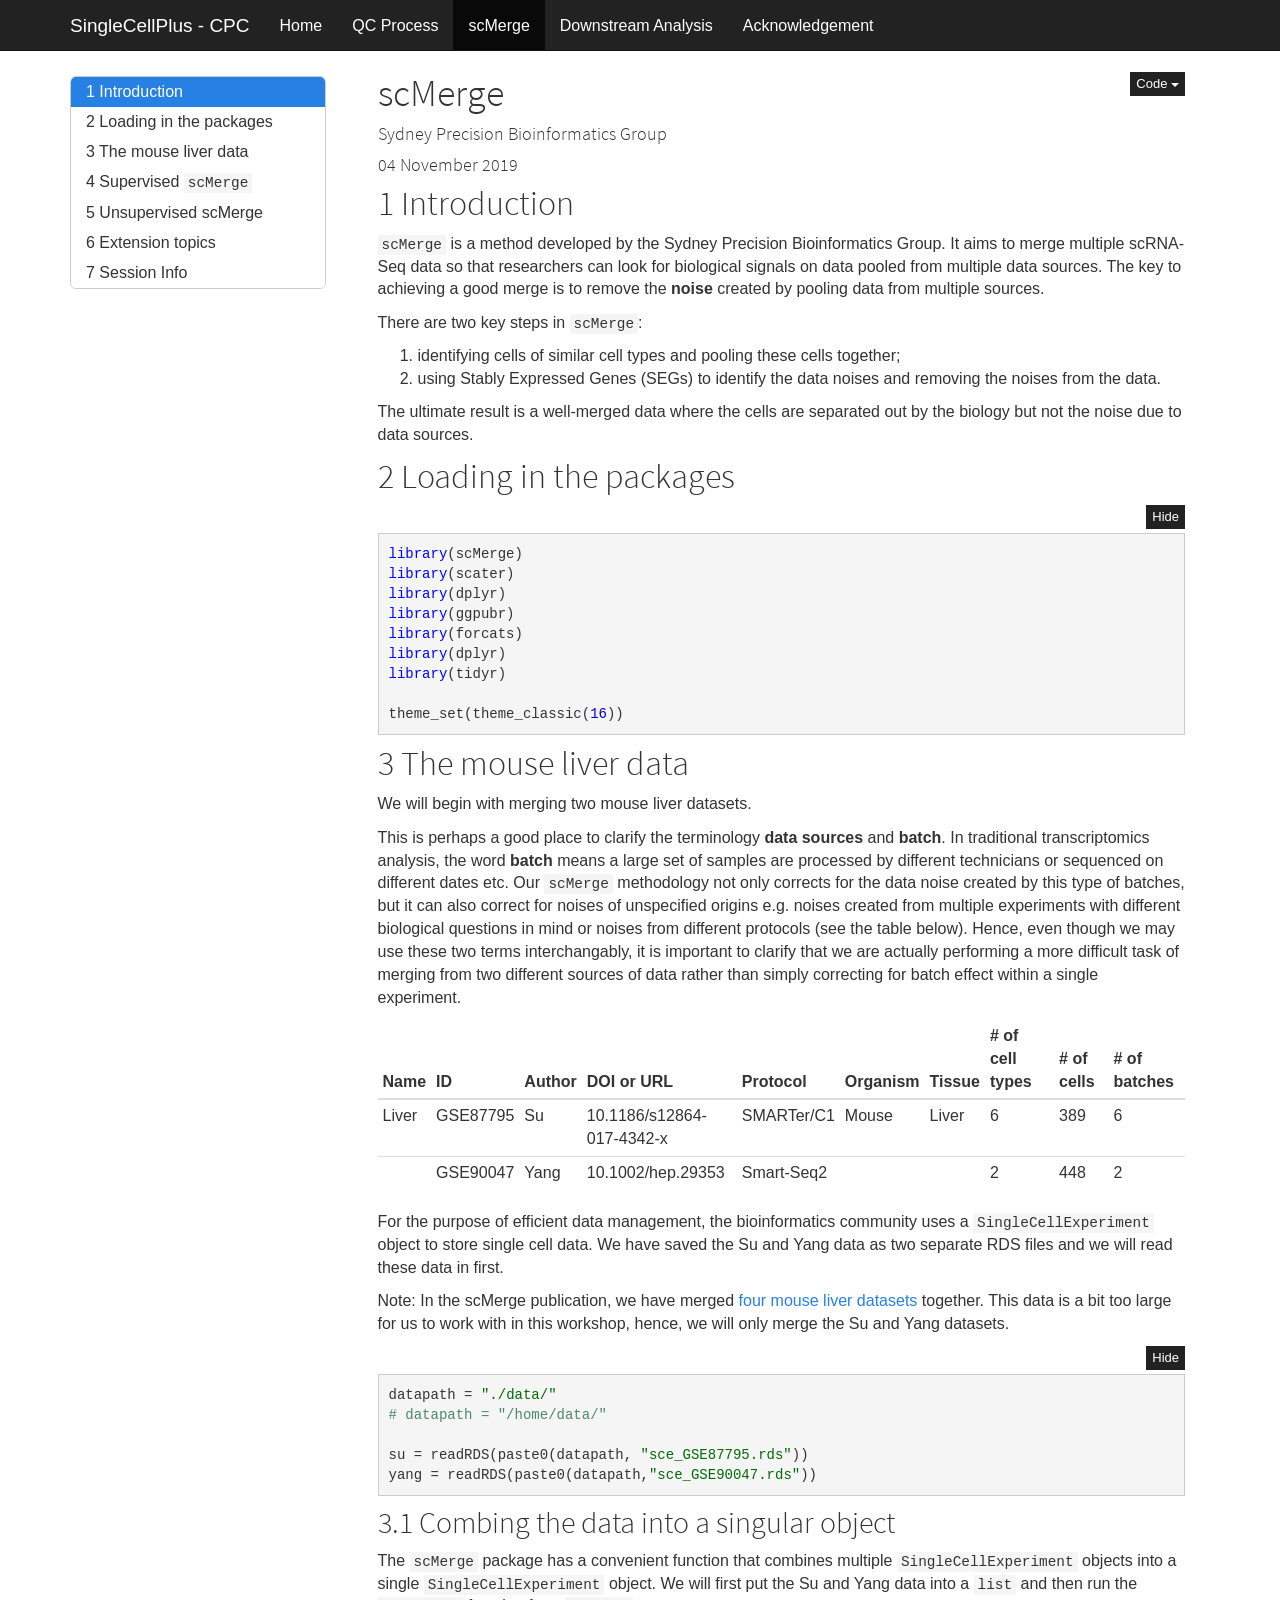
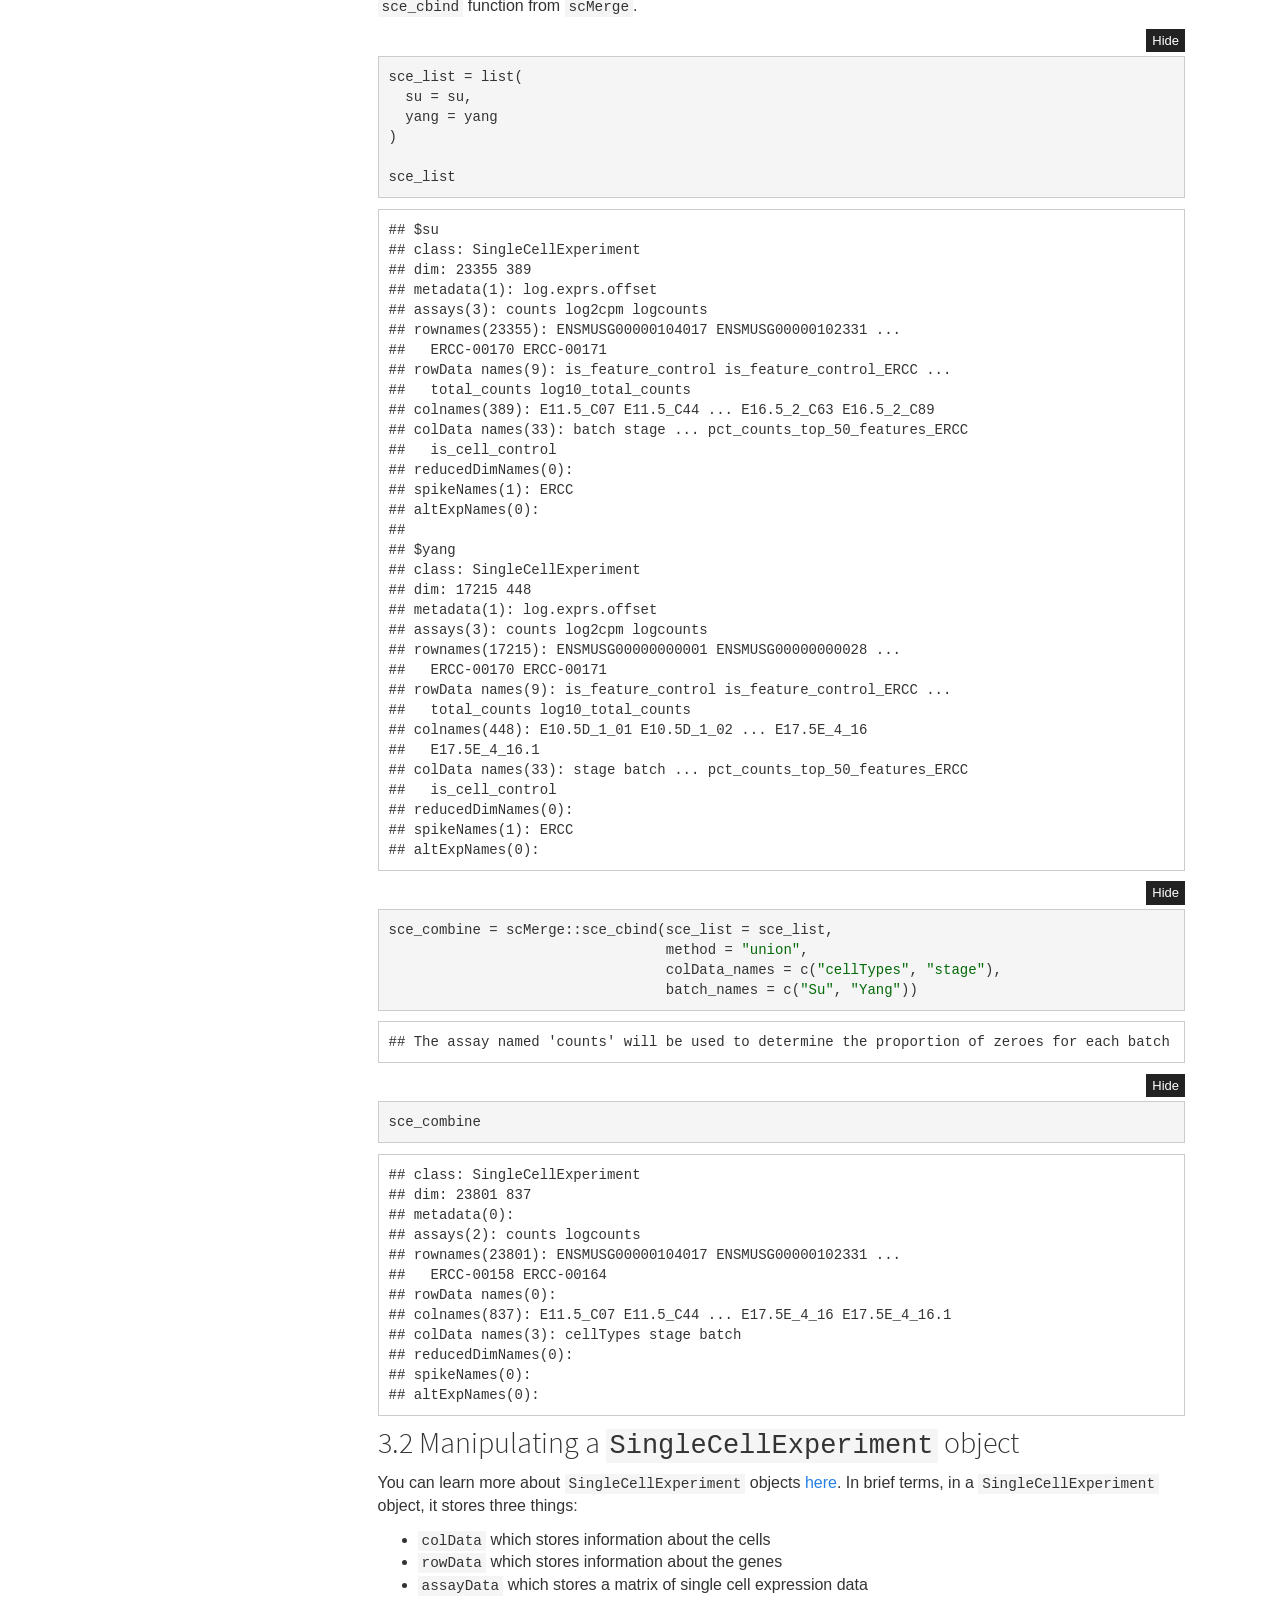
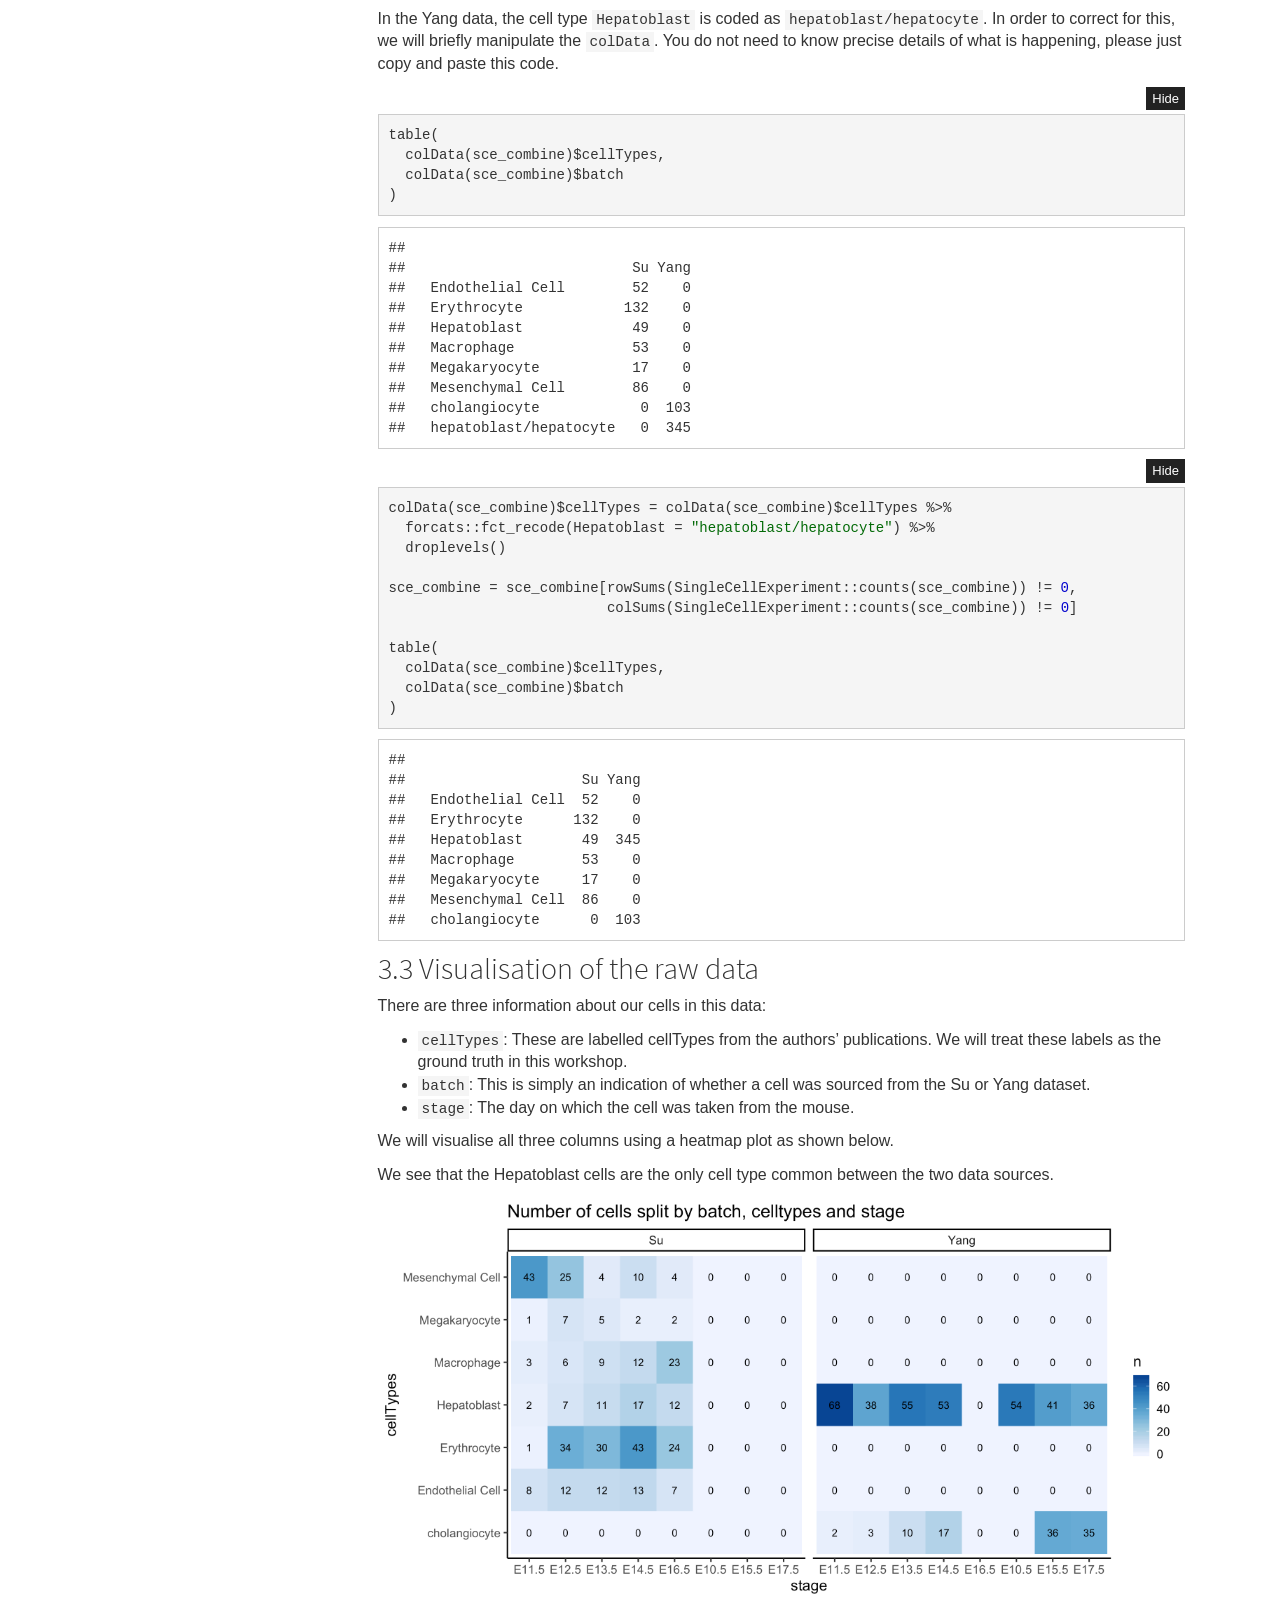
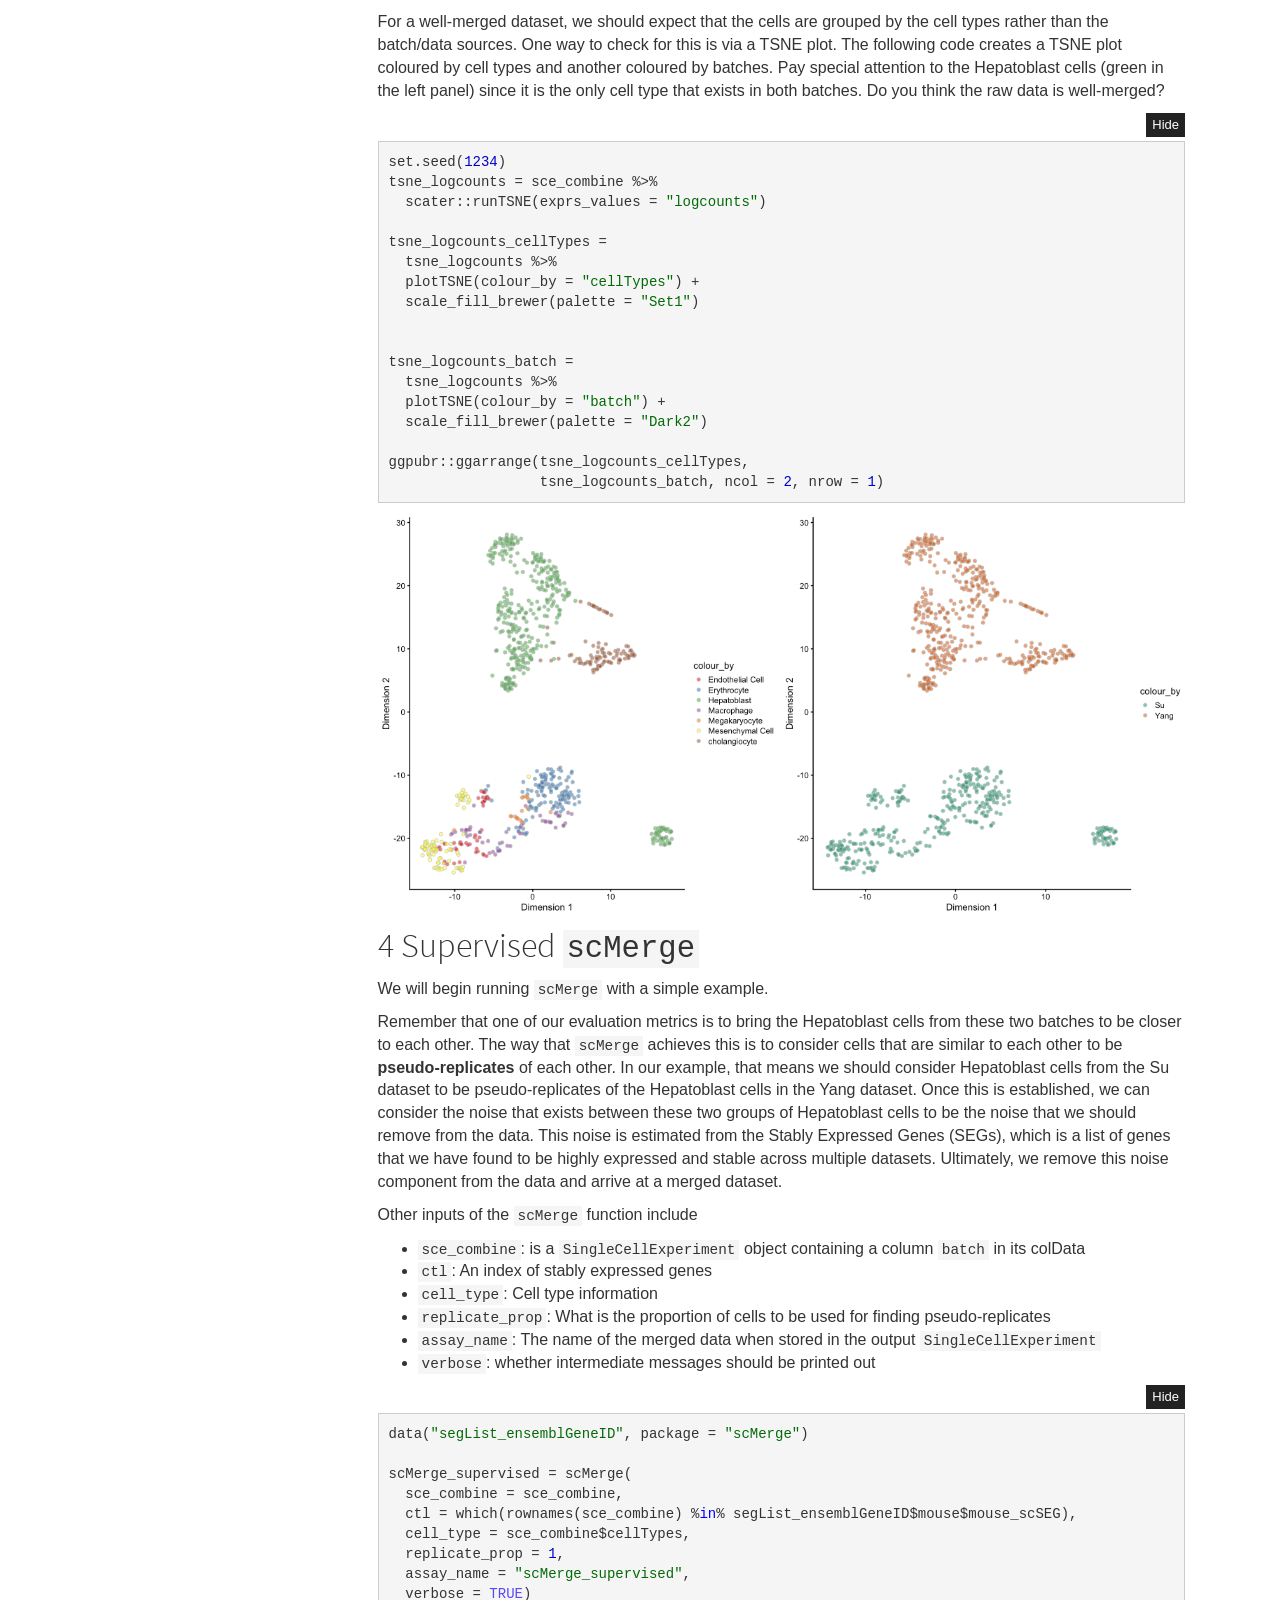
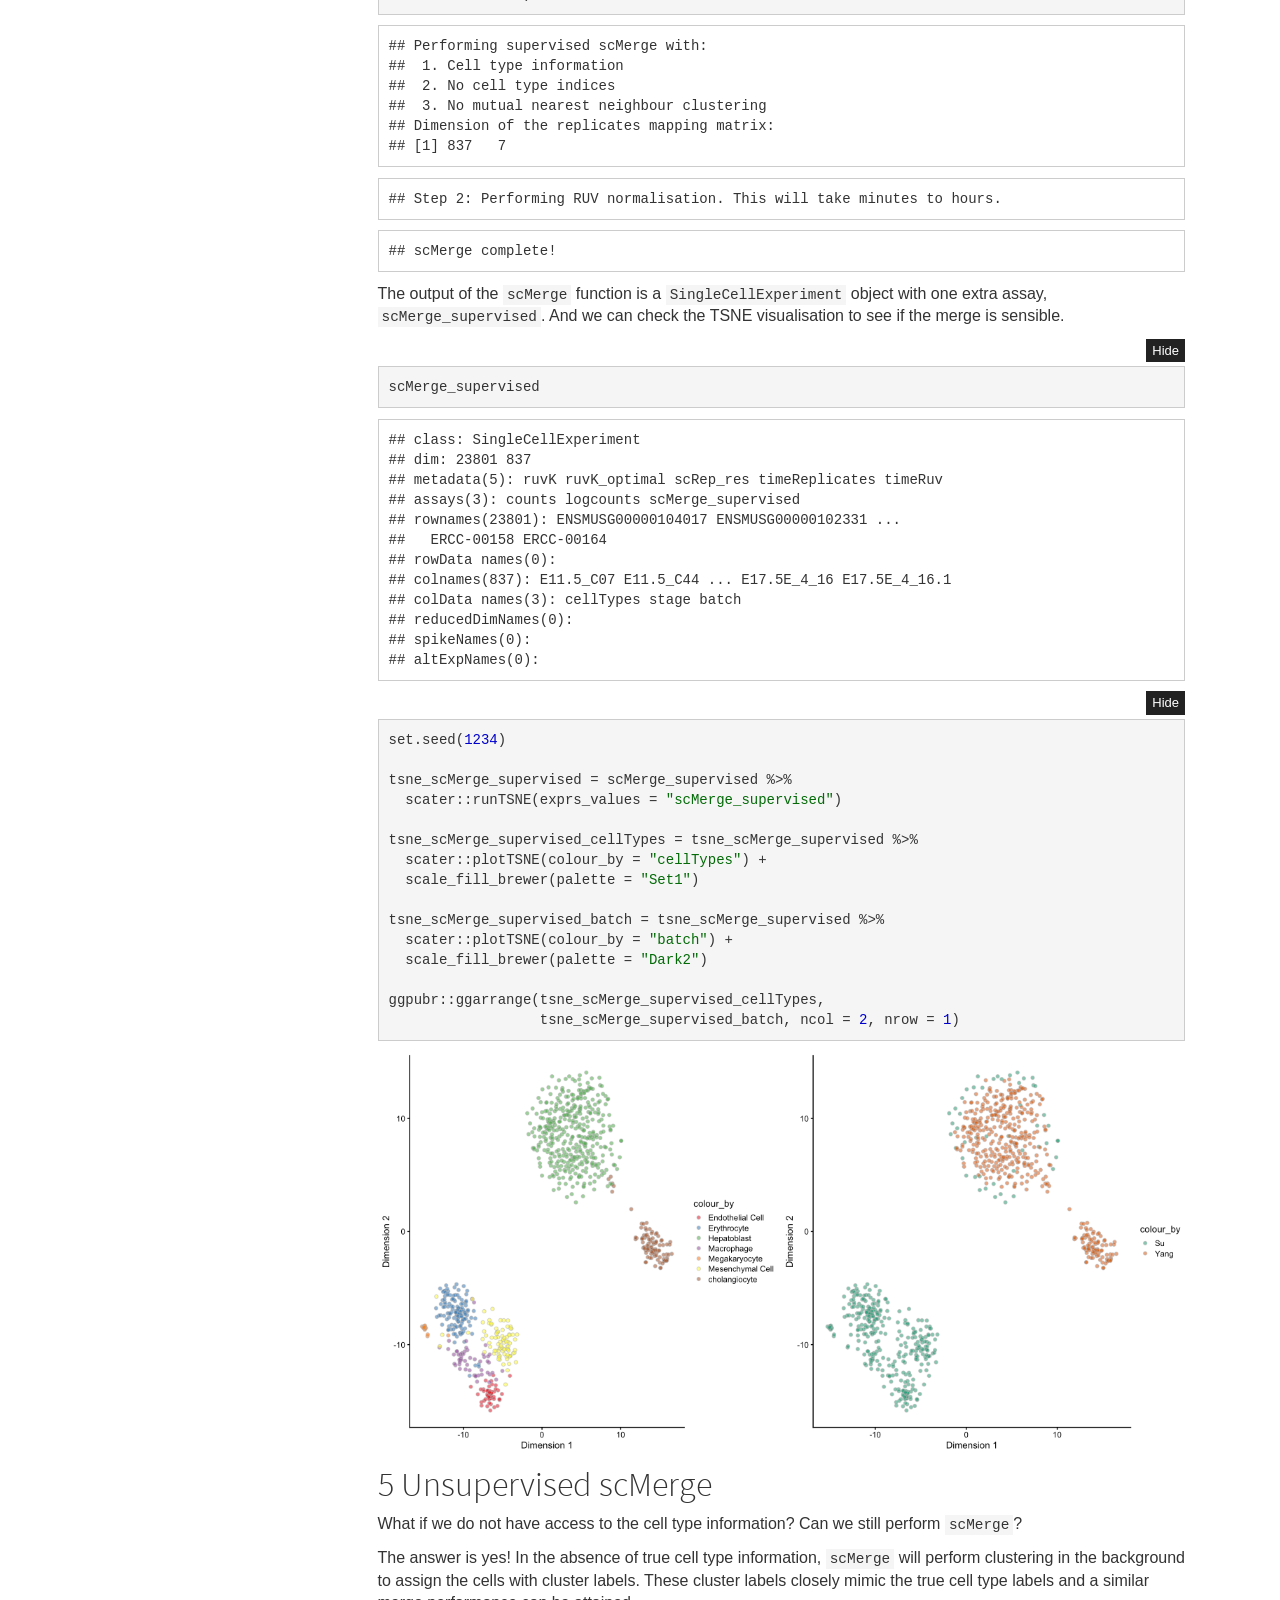
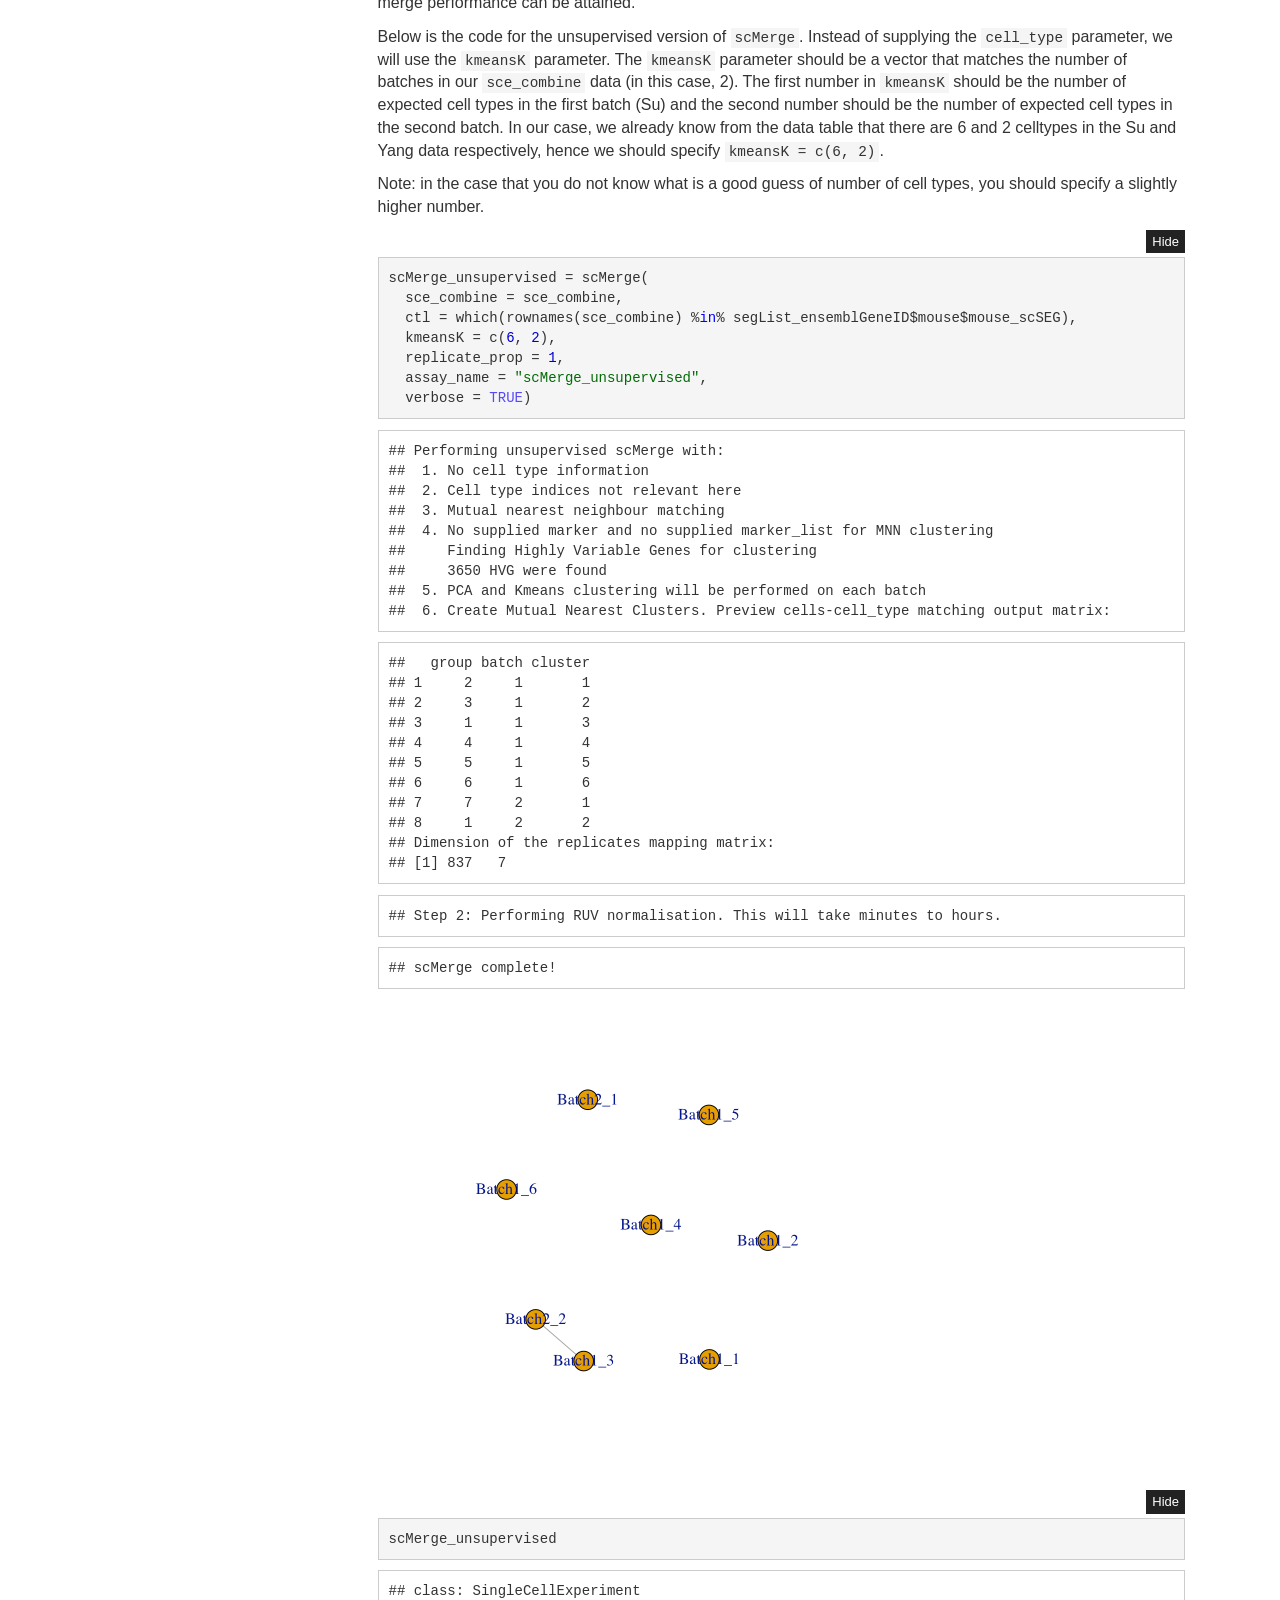
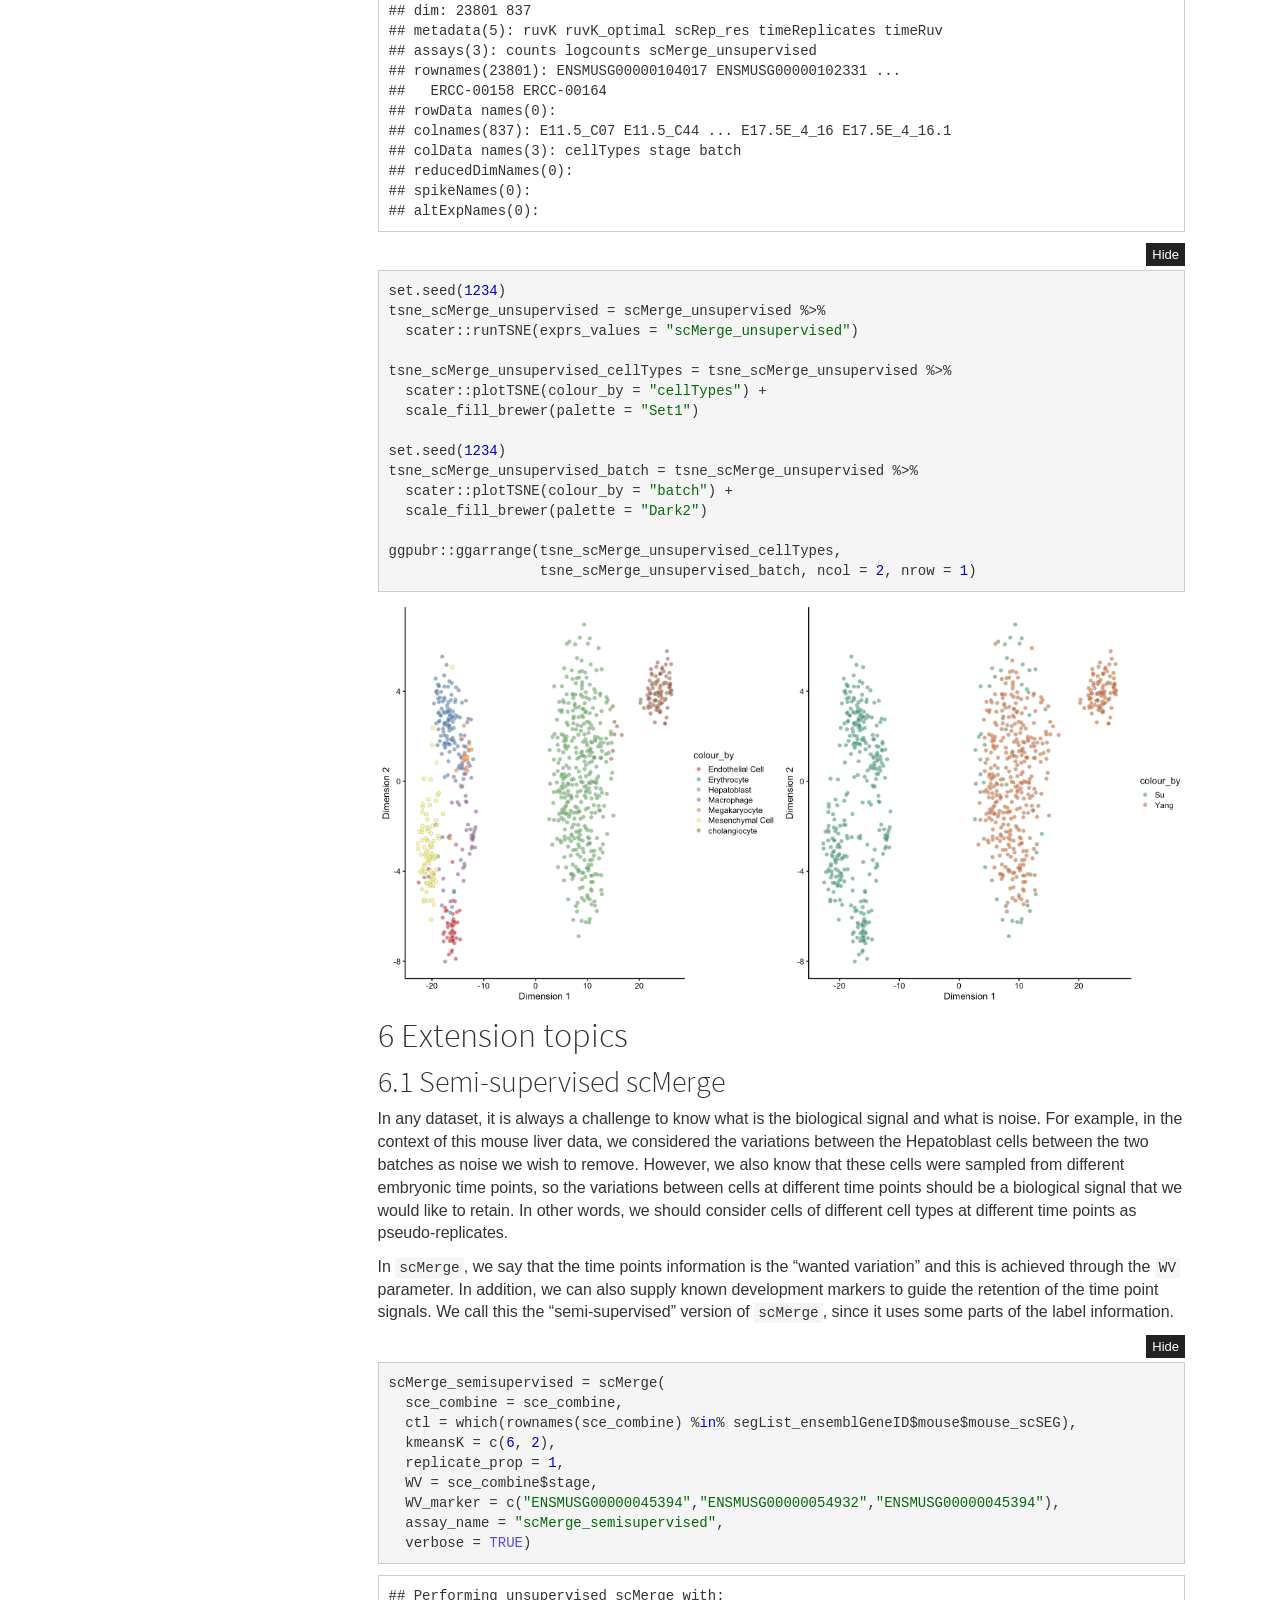
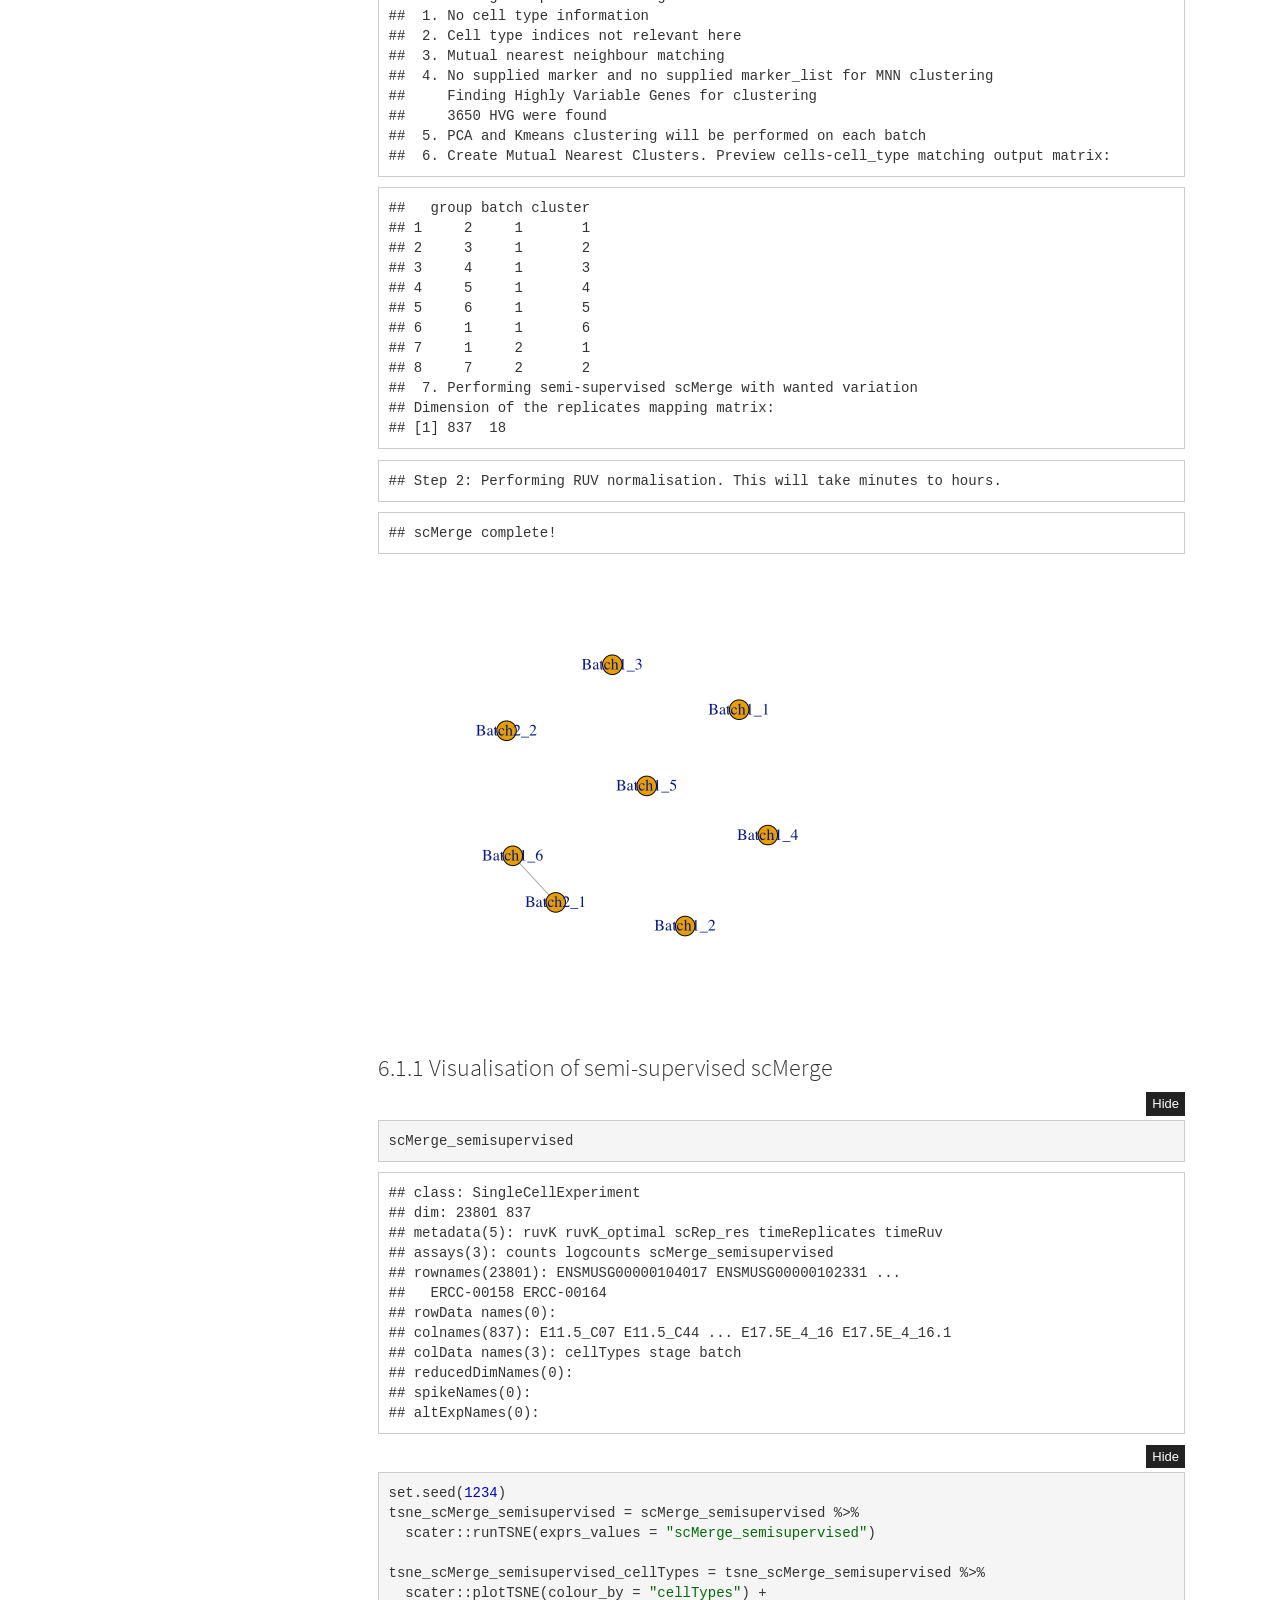
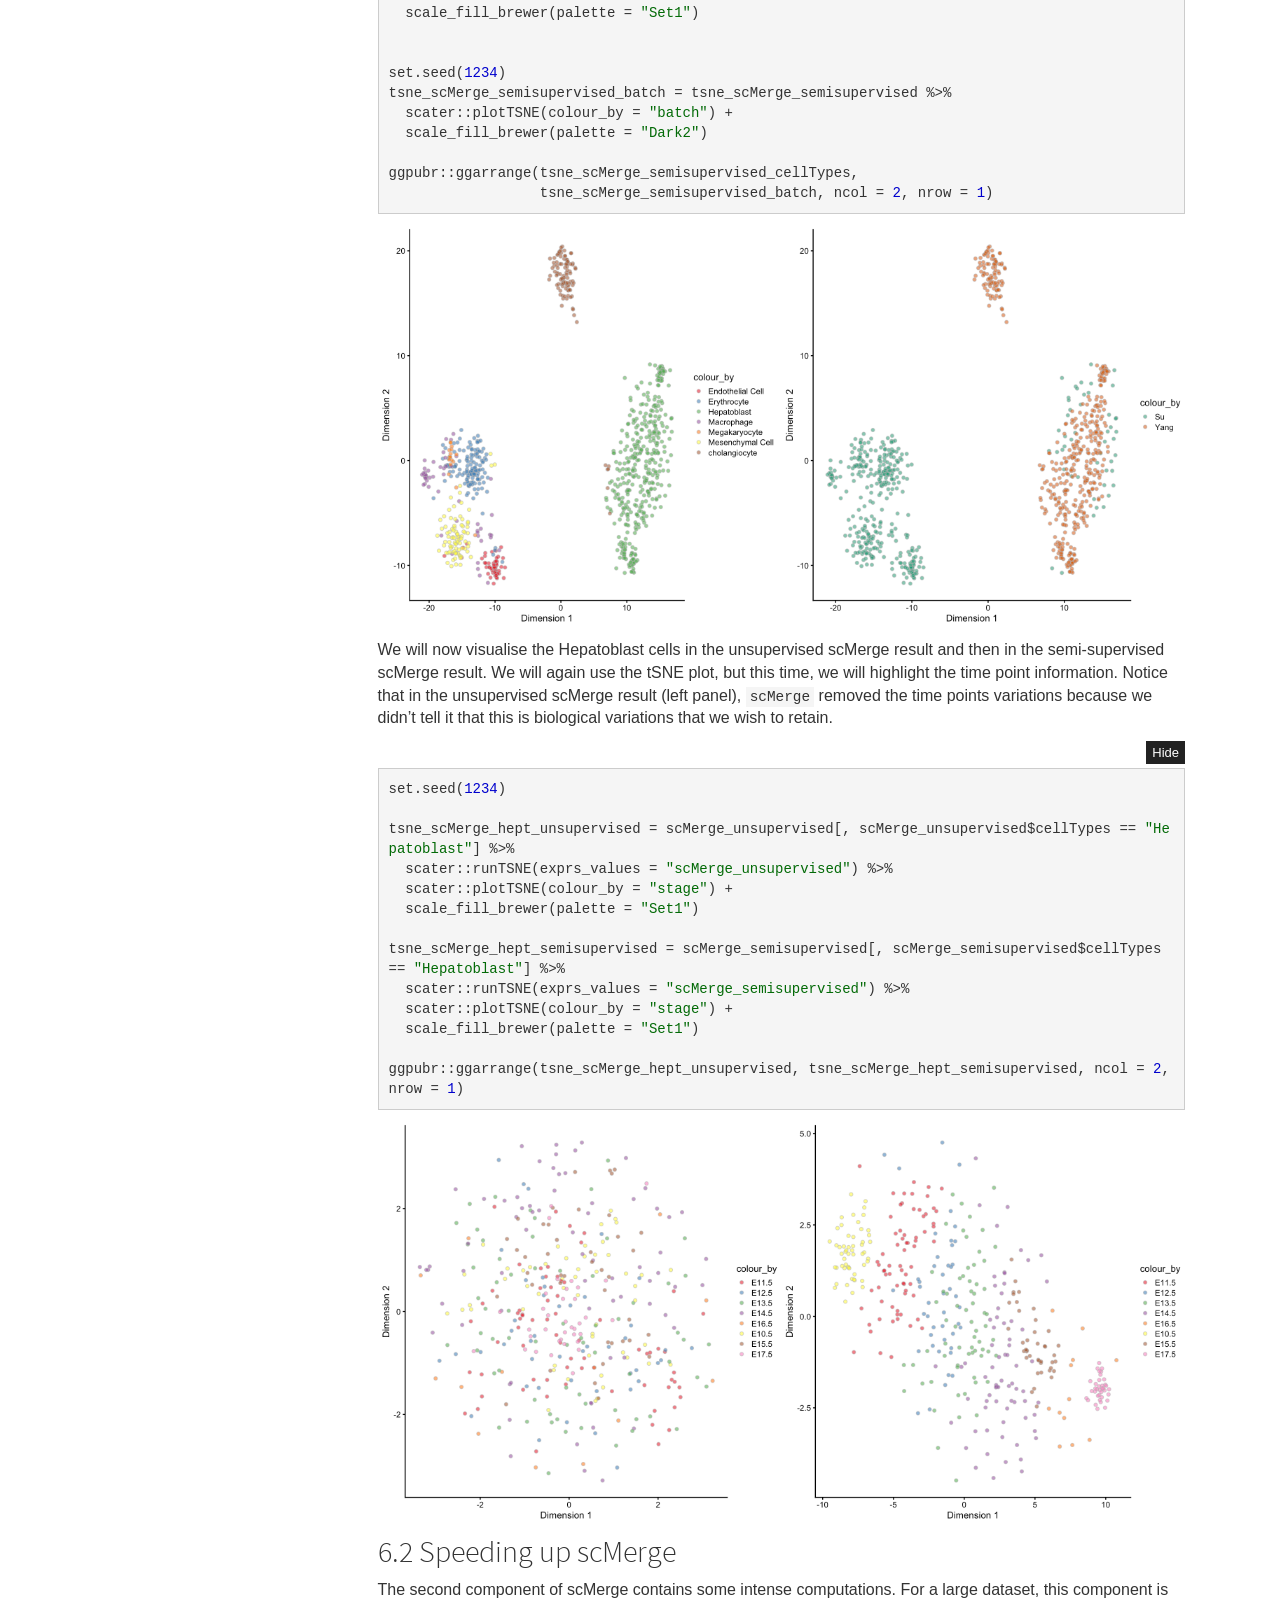
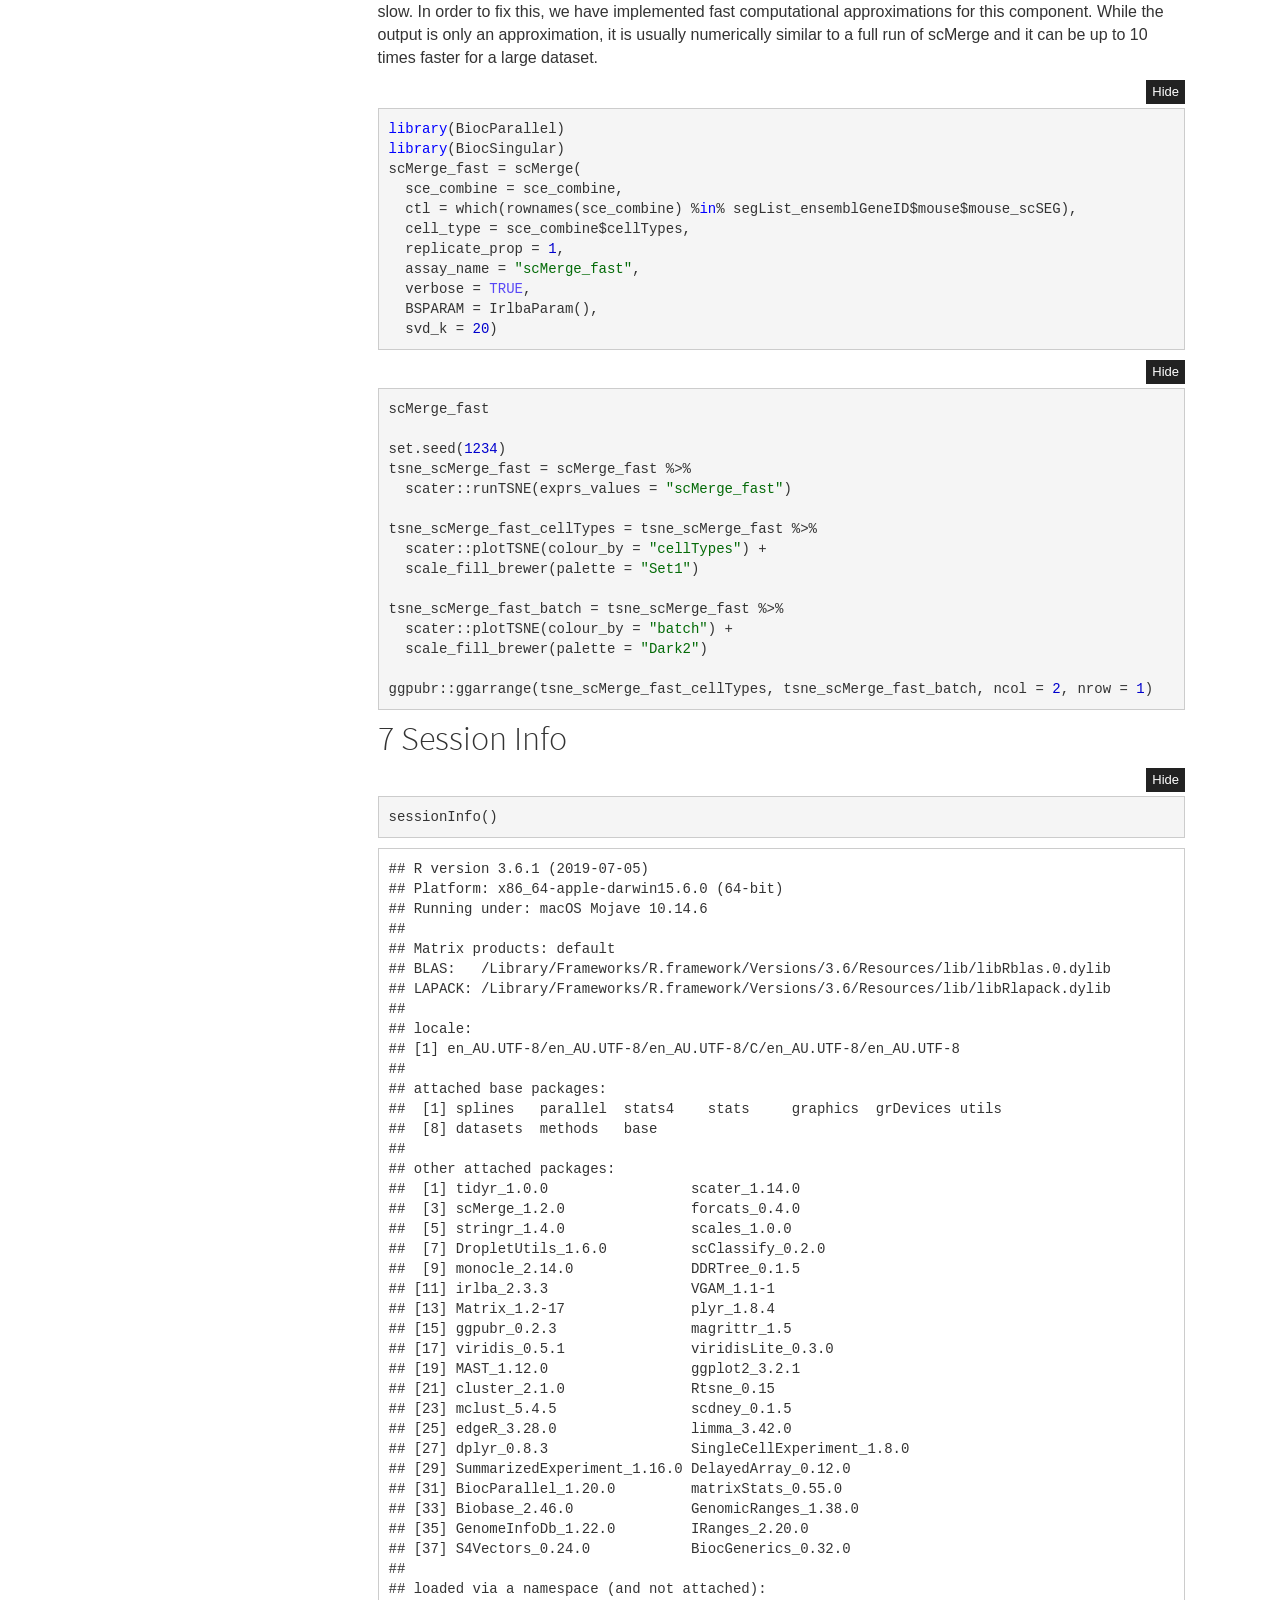
<file: scMerge.html>
<!DOCTYPE html>

<html xmlns="http://www.w3.org/1999/xhtml">

<head>

<meta charset="utf-8" />
<meta http-equiv="Content-Type" content="text/html; charset=utf-8" />
<meta name="generator" content="pandoc" />
<meta http-equiv="X-UA-Compatible" content="IE=EDGE" />


<meta name="author" content="Sydney Precision Bioinformatics Group" />

<meta name="date" content="2019-11-04" />

<title>scMerge</title>

<script src="site_libs/jquery-1.11.3/jquery.min.js"></script>
<meta name="viewport" content="width=device-width, initial-scale=1" />
<link href="site_libs/bootstrap-3.3.5/css/cosmo.min.css" rel="stylesheet" />
<script src="site_libs/bootstrap-3.3.5/js/bootstrap.min.js"></script>
<script src="site_libs/bootstrap-3.3.5/shim/html5shiv.min.js"></script>
<script src="site_libs/bootstrap-3.3.5/shim/respond.min.js"></script>
<script src="site_libs/jqueryui-1.11.4/jquery-ui.min.js"></script>
<link href="site_libs/tocify-1.9.1/jquery.tocify.css" rel="stylesheet" />
<script src="site_libs/tocify-1.9.1/jquery.tocify.js"></script>
<script src="site_libs/navigation-1.1/tabsets.js"></script>
<script src="site_libs/navigation-1.1/codefolding.js"></script>
<link href="site_libs/highlightjs-9.12.0/textmate.css" rel="stylesheet" />
<script src="site_libs/highlightjs-9.12.0/highlight.js"></script>

<style type="text/css">code{white-space: pre;}</style>
<style type="text/css">
  pre:not([class]) {
    background-color: white;
  }
</style>
<script type="text/javascript">
if (window.hljs) {
  hljs.configure({languages: []});
  hljs.initHighlightingOnLoad();
  if (document.readyState && document.readyState === "complete") {
    window.setTimeout(function() { hljs.initHighlighting(); }, 0);
  }
}
</script>



<style type="text/css">
h1 {
  font-size: 34px;
}
h1.title {
  font-size: 38px;
}
h2 {
  font-size: 30px;
}
h3 {
  font-size: 24px;
}
h4 {
  font-size: 18px;
}
h5 {
  font-size: 16px;
}
h6 {
  font-size: 12px;
}
.table th:not([align]) {
  text-align: left;
}
</style>

<link rel="stylesheet" href="style.css" type="text/css" />



<style type = "text/css">
.main-container {
  max-width: 940px;
  margin-left: auto;
  margin-right: auto;
}
code {
  color: inherit;
  background-color: rgba(0, 0, 0, 0.04);
}
img {
  max-width:100%;
}
.tabbed-pane {
  padding-top: 12px;
}
.html-widget {
  margin-bottom: 20px;
}
button.code-folding-btn:focus {
  outline: none;
}
summary {
  display: list-item;
}
</style>


<style type="text/css">
/* padding for bootstrap navbar */
body {
  padding-top: 51px;
  padding-bottom: 40px;
}
/* offset scroll position for anchor links (for fixed navbar)  */
.section h1 {
  padding-top: 56px;
  margin-top: -56px;
}
.section h2 {
  padding-top: 56px;
  margin-top: -56px;
}
.section h3 {
  padding-top: 56px;
  margin-top: -56px;
}
.section h4 {
  padding-top: 56px;
  margin-top: -56px;
}
.section h5 {
  padding-top: 56px;
  margin-top: -56px;
}
.section h6 {
  padding-top: 56px;
  margin-top: -56px;
}
.dropdown-submenu {
  position: relative;
}
.dropdown-submenu>.dropdown-menu {
  top: 0;
  left: 100%;
  margin-top: -6px;
  margin-left: -1px;
  border-radius: 0 6px 6px 6px;
}
.dropdown-submenu:hover>.dropdown-menu {
  display: block;
}
.dropdown-submenu>a:after {
  display: block;
  content: " ";
  float: right;
  width: 0;
  height: 0;
  border-color: transparent;
  border-style: solid;
  border-width: 5px 0 5px 5px;
  border-left-color: #cccccc;
  margin-top: 5px;
  margin-right: -10px;
}
.dropdown-submenu:hover>a:after {
  border-left-color: #ffffff;
}
.dropdown-submenu.pull-left {
  float: none;
}
.dropdown-submenu.pull-left>.dropdown-menu {
  left: -100%;
  margin-left: 10px;
  border-radius: 6px 0 6px 6px;
}
</style>

<script>
// manage active state of menu based on current page
$(document).ready(function () {
  // active menu anchor
  href = window.location.pathname
  href = href.substr(href.lastIndexOf('/') + 1)
  if (href === "")
    href = "index.html";
  var menuAnchor = $('a[href="' + href + '"]');

  // mark it active
  menuAnchor.parent().addClass('active');

  // if it's got a parent navbar menu mark it active as well
  menuAnchor.closest('li.dropdown').addClass('active');
});
</script>

<!-- tabsets -->

<style type="text/css">
.tabset-dropdown > .nav-tabs {
  display: inline-table;
  max-height: 500px;
  min-height: 44px;
  overflow-y: auto;
  background: white;
  border: 1px solid #ddd;
  border-radius: 4px;
}

.tabset-dropdown > .nav-tabs > li.active:before {
  content: "";
  font-family: 'Glyphicons Halflings';
  display: inline-block;
  padding: 10px;
  border-right: 1px solid #ddd;
}

.tabset-dropdown > .nav-tabs.nav-tabs-open > li.active:before {
  content: "&#xe258;";
  border: none;
}

.tabset-dropdown > .nav-tabs.nav-tabs-open:before {
  content: "";
  font-family: 'Glyphicons Halflings';
  display: inline-block;
  padding: 10px;
  border-right: 1px solid #ddd;
}

.tabset-dropdown > .nav-tabs > li.active {
  display: block;
}

.tabset-dropdown > .nav-tabs > li > a,
.tabset-dropdown > .nav-tabs > li > a:focus,
.tabset-dropdown > .nav-tabs > li > a:hover {
  border: none;
  display: inline-block;
  border-radius: 4px;
}

.tabset-dropdown > .nav-tabs.nav-tabs-open > li {
  display: block;
  float: none;
}

.tabset-dropdown > .nav-tabs > li {
  display: none;
}
</style>

<!-- code folding -->
<style type="text/css">
.code-folding-btn { margin-bottom: 4px; }
</style>



<style type="text/css">

#TOC {
  margin: 25px 0px 20px 0px;
}
@media (max-width: 768px) {
#TOC {
  position: relative;
  width: 100%;
}
}


.toc-content {
  padding-left: 30px;
  padding-right: 40px;
}

div.main-container {
  max-width: 1200px;
}

div.tocify {
  width: 20%;
  max-width: 260px;
  max-height: 85%;
}

@media (min-width: 768px) and (max-width: 991px) {
  div.tocify {
    width: 25%;
  }
}

@media (max-width: 767px) {
  div.tocify {
    width: 100%;
    max-width: none;
  }
}

.tocify ul, .tocify li {
  line-height: 20px;
}

.tocify-subheader .tocify-item {
  font-size: 0.90em;
}

.tocify .list-group-item {
  border-radius: 0px;
}


</style>



</head>

<body>


<div class="container-fluid main-container">


<!-- setup 3col/9col grid for toc_float and main content  -->
<div class="row-fluid">
<div class="col-xs-12 col-sm-4 col-md-3">
<div id="TOC" class="tocify">
</div>
</div>

<div class="toc-content col-xs-12 col-sm-8 col-md-9">




<div class="navbar navbar-default  navbar-fixed-top" role="navigation">
  <div class="container">
    <div class="navbar-header">
      <button type="button" class="navbar-toggle collapsed" data-toggle="collapse" data-target="#navbar">
        <span class="icon-bar"></span>
        <span class="icon-bar"></span>
        <span class="icon-bar"></span>
      </button>
      <a class="navbar-brand" href="index.html">SingleCellPlus - CPC</a>
    </div>
    <div id="navbar" class="navbar-collapse collapse">
      <ul class="nav navbar-nav">
        <li>
  <a href="index.html">Home</a>
</li>
<li>
  <a href="qc.html">QC Process</a>
</li>
<li>
  <a href="scMerge.html">scMerge</a>
</li>
<li>
  <a href="downstream.html">Downstream Analysis</a>
</li>
<li>
  <a href="acknowledgement.html">Acknowledgement</a>
</li>
      </ul>
      <ul class="nav navbar-nav navbar-right">
        
      </ul>
    </div><!--/.nav-collapse -->
  </div><!--/.container -->
</div><!--/.navbar -->

<div class="fluid-row" id="header">

<div class="btn-group pull-right">
<button type="button" class="btn btn-default btn-xs dropdown-toggle" data-toggle="dropdown" aria-haspopup="true" aria-expanded="false"><span>Code</span> <span class="caret"></span></button>
<ul class="dropdown-menu" style="min-width: 50px;">
<li><a id="rmd-show-all-code" href="#">Show All Code</a></li>
<li><a id="rmd-hide-all-code" href="#">Hide All Code</a></li>
</ul>
</div>



<h1 class="title toc-ignore">scMerge</h1>
<h4 class="author">Sydney Precision Bioinformatics Group</h4>
<h4 class="date">04 November 2019</h4>

</div>


<div id="introduction" class="section level1">
<h1><span class="header-section-number">1</span> Introduction</h1>
<p><code>scMerge</code> is a method developed by the Sydney Precision Bioinformatics Group. It aims to merge multiple scRNA-Seq data so that researchers can look for biological signals on data pooled from multiple data sources. The key to achieving a good merge is to remove the <strong>noise</strong> created by pooling data from multiple sources.</p>
<p>There are two key steps in <code>scMerge</code>:</p>
<ol style="list-style-type: decimal">
<li>identifying cells of similar cell types and pooling these cells together;</li>
<li>using Stably Expressed Genes (SEGs) to identify the data noises and removing the noises from the data.</li>
</ol>
<p>The ultimate result is a well-merged data where the cells are separated out by the biology but not the noise due to data sources.</p>
</div>
<div id="loading-in-the-packages" class="section level1">
<h1><span class="header-section-number">2</span> Loading in the packages</h1>
<pre class="r"><code>library(scMerge)
library(scater)
library(dplyr)
library(ggpubr)
library(forcats)
library(dplyr)
library(tidyr)

theme_set(theme_classic(16))</code></pre>
</div>
<div id="the-mouse-liver-data" class="section level1">
<h1><span class="header-section-number">3</span> The mouse liver data</h1>
<p>We will begin with merging two mouse liver datasets.</p>
<p>This is perhaps a good place to clarify the terminology <strong>data sources</strong> and <strong>batch</strong>. In traditional transcriptomics analysis, the word <strong>batch</strong> means a large set of samples are processed by different technicians or sequenced on different dates etc. Our <code>scMerge</code> methodology not only corrects for the data noise created by this type of batches, but it can also correct for noises of unspecified origins e.g. noises created from multiple experiments with different biological questions in mind or noises from different protocols (see the table below). Hence, even though we may use these two terms interchangably, it is important to clarify that we are actually performing a more difficult task of merging from two different sources of data rather than simply correcting for batch effect within a single experiment.</p>
<table style="width:100%;">
<colgroup>
<col width="5%" />
<col width="8%" />
<col width="6%" />
<col width="21%" />
<col width="9%" />
<col width="8%" />
<col width="6%" />
<col width="13%" />
<col width="9%" />
<col width="11%" />
</colgroup>
<thead>
<tr class="header">
<th>Name</th>
<th>ID</th>
<th>Author</th>
<th>DOI or URL</th>
<th>Protocol</th>
<th>Organism</th>
<th>Tissue</th>
<th># of cell types</th>
<th># of cells</th>
<th># of batches</th>
</tr>
</thead>
<tbody>
<tr class="odd">
<td>Liver</td>
<td>GSE87795</td>
<td>Su</td>
<td>10.1186/s12864-017-4342-x</td>
<td>SMARTer/C1</td>
<td>Mouse</td>
<td>Liver</td>
<td>6</td>
<td>389</td>
<td>6</td>
</tr>
<tr class="even">
<td></td>
<td>GSE90047</td>
<td>Yang</td>
<td>10.1002/hep.29353</td>
<td>Smart-Seq2</td>
<td></td>
<td></td>
<td>2</td>
<td>448</td>
<td>2</td>
</tr>
</tbody>
</table>
<p>For the purpose of efficient data management, the bioinformatics community uses a <code>SingleCellExperiment</code> object to store single cell data. We have saved the Su and Yang data as two separate RDS files and we will read these data in first.</p>
<p>Note: In the scMerge publication, we have merged <a href="https://sydneybiox.github.io/scMerge/articles/case_study/Mouse_Liver_Data.html">four mouse liver datasets</a> together. This data is a bit too large for us to work with in this workshop, hence, we will only merge the Su and Yang datasets.</p>
<pre class="r"><code>datapath = &quot;./data/&quot;
# datapath = &quot;/home/data/&quot;

su = readRDS(paste0(datapath, &quot;sce_GSE87795.rds&quot;))
yang = readRDS(paste0(datapath,&quot;sce_GSE90047.rds&quot;))</code></pre>
<div id="combing-the-data-into-a-singular-object" class="section level2">
<h2><span class="header-section-number">3.1</span> Combing the data into a singular object</h2>
<p>The <code>scMerge</code> package has a convenient function that combines multiple <code>SingleCellExperiment</code> objects into a single <code>SingleCellExperiment</code> object. We will first put the Su and Yang data into a <code>list</code> and then run the <code>sce_cbind</code> function from <code>scMerge</code>.</p>
<pre class="r"><code>sce_list = list(
  su = su,
  yang = yang
)

sce_list</code></pre>
<pre><code>## $su
## class: SingleCellExperiment 
## dim: 23355 389 
## metadata(1): log.exprs.offset
## assays(3): counts log2cpm logcounts
## rownames(23355): ENSMUSG00000104017 ENSMUSG00000102331 ...
##   ERCC-00170 ERCC-00171
## rowData names(9): is_feature_control is_feature_control_ERCC ...
##   total_counts log10_total_counts
## colnames(389): E11.5_C07 E11.5_C44 ... E16.5_2_C63 E16.5_2_C89
## colData names(33): batch stage ... pct_counts_top_50_features_ERCC
##   is_cell_control
## reducedDimNames(0):
## spikeNames(1): ERCC
## altExpNames(0):
## 
## $yang
## class: SingleCellExperiment 
## dim: 17215 448 
## metadata(1): log.exprs.offset
## assays(3): counts log2cpm logcounts
## rownames(17215): ENSMUSG00000000001 ENSMUSG00000000028 ...
##   ERCC-00170 ERCC-00171
## rowData names(9): is_feature_control is_feature_control_ERCC ...
##   total_counts log10_total_counts
## colnames(448): E10.5D_1_01 E10.5D_1_02 ... E17.5E_4_16
##   E17.5E_4_16.1
## colData names(33): stage batch ... pct_counts_top_50_features_ERCC
##   is_cell_control
## reducedDimNames(0):
## spikeNames(1): ERCC
## altExpNames(0):</code></pre>
<pre class="r"><code>sce_combine = scMerge::sce_cbind(sce_list = sce_list,
                                 method = &quot;union&quot;,
                                 colData_names = c(&quot;cellTypes&quot;, &quot;stage&quot;),
                                 batch_names = c(&quot;Su&quot;, &quot;Yang&quot;))</code></pre>
<pre><code>## The assay named &#39;counts&#39; will be used to determine the proportion of zeroes for each batch</code></pre>
<pre class="r"><code>sce_combine</code></pre>
<pre><code>## class: SingleCellExperiment 
## dim: 23801 837 
## metadata(0):
## assays(2): counts logcounts
## rownames(23801): ENSMUSG00000104017 ENSMUSG00000102331 ...
##   ERCC-00158 ERCC-00164
## rowData names(0):
## colnames(837): E11.5_C07 E11.5_C44 ... E17.5E_4_16 E17.5E_4_16.1
## colData names(3): cellTypes stage batch
## reducedDimNames(0):
## spikeNames(0):
## altExpNames(0):</code></pre>
</div>
<div id="manipulating-a-singlecellexperiment-object" class="section level2">
<h2><span class="header-section-number">3.2</span> Manipulating a <code>SingleCellExperiment</code> object</h2>
<p>You can learn more about <code>SingleCellExperiment</code> objects <a href="http://bioconductor.org/packages/release/bioc/html/SingleCellExperiment.html">here</a>. In brief terms, in a <code>SingleCellExperiment</code> object, it stores three things:</p>
<ul>
<li><code>colData</code> which stores information about the cells</li>
<li><code>rowData</code> which stores information about the genes</li>
<li><code>assayData</code> which stores a matrix of single cell expression data</li>
</ul>
<p>In the Yang data, the cell type <code>Hepatoblast</code> is coded as <code>hepatoblast/hepatocyte</code>. In order to correct for this, we will briefly manipulate the <code>colData</code>. You do not need to know precise details of what is happening, please just copy and paste this code.</p>
<pre class="r"><code>table(
  colData(sce_combine)$cellTypes,
  colData(sce_combine)$batch
)</code></pre>
<pre><code>##                         
##                           Su Yang
##   Endothelial Cell        52    0
##   Erythrocyte            132    0
##   Hepatoblast             49    0
##   Macrophage              53    0
##   Megakaryocyte           17    0
##   Mesenchymal Cell        86    0
##   cholangiocyte            0  103
##   hepatoblast/hepatocyte   0  345</code></pre>
<pre class="r"><code>colData(sce_combine)$cellTypes = colData(sce_combine)$cellTypes %&gt;%
  forcats::fct_recode(Hepatoblast = &quot;hepatoblast/hepatocyte&quot;) %&gt;%
  droplevels()

sce_combine = sce_combine[rowSums(SingleCellExperiment::counts(sce_combine)) != 0,
                          colSums(SingleCellExperiment::counts(sce_combine)) != 0]

table(
  colData(sce_combine)$cellTypes,
  colData(sce_combine)$batch
)</code></pre>
<pre><code>##                   
##                     Su Yang
##   Endothelial Cell  52    0
##   Erythrocyte      132    0
##   Hepatoblast       49  345
##   Macrophage        53    0
##   Megakaryocyte     17    0
##   Mesenchymal Cell  86    0
##   cholangiocyte      0  103</code></pre>
</div>
<div id="visualisation-of-the-raw-data" class="section level2">
<h2><span class="header-section-number">3.3</span> Visualisation of the raw data</h2>
<p>There are three information about our cells in this data:</p>
<ul>
<li><code>cellTypes</code>: These are labelled cellTypes from the authors’ publications. We will treat these labels as the ground truth in this workshop.</li>
<li><code>batch</code>: This is simply an indication of whether a cell was sourced from the Su or Yang dataset.</li>
<li><code>stage</code>: The day on which the cell was taken from the mouse.</li>
</ul>
<p>We will visualise all three columns using a heatmap plot as shown below.</p>
<p>We see that the Hepatoblast cells are the only cell type common between the two data sources.</p>
<p><img src="scMerge_files/figure-html/unnamed-chunk-4-1.png" width="1152" /></p>
<p>For a well-merged dataset, we should expect that the cells are grouped by the cell types rather than the batch/data sources. One way to check for this is via a TSNE plot. The following code creates a TSNE plot coloured by cell types and another coloured by batches. Pay special attention to the Hepatoblast cells (green in the left panel) since it is the only cell type that exists in both batches. Do you think the raw data is well-merged?</p>
<pre class="r"><code>set.seed(1234)
tsne_logcounts = sce_combine %&gt;% 
  scater::runTSNE(exprs_values = &quot;logcounts&quot;)

tsne_logcounts_cellTypes = 
  tsne_logcounts %&gt;% 
  plotTSNE(colour_by = &quot;cellTypes&quot;) +
  scale_fill_brewer(palette = &quot;Set1&quot;)


tsne_logcounts_batch = 
  tsne_logcounts %&gt;% 
  plotTSNE(colour_by = &quot;batch&quot;) +
  scale_fill_brewer(palette = &quot;Dark2&quot;)

ggpubr::ggarrange(tsne_logcounts_cellTypes, 
                  tsne_logcounts_batch, ncol = 2, nrow = 1)</code></pre>
<p><img src="scMerge_files/figure-html/unnamed-chunk-5-1.png" width="1152" /></p>
</div>
</div>
<div id="supervised-scmerge" class="section level1">
<h1><span class="header-section-number">4</span> Supervised <code>scMerge</code></h1>
<p>We will begin running <code>scMerge</code> with a simple example.</p>
<p>Remember that one of our evaluation metrics is to bring the Hepatoblast cells from these two batches to be closer to each other. The way that <code>scMerge</code> achieves this is to consider cells that are similar to each other to be <strong>pseudo-replicates</strong> of each other. In our example, that means we should consider Hepatoblast cells from the Su dataset to be pseudo-replicates of the Hepatoblast cells in the Yang dataset. Once this is established, we can consider the noise that exists between these two groups of Hepatoblast cells to be the noise that we should remove from the data. This noise is estimated from the Stably Expressed Genes (SEGs), which is a list of genes that we have found to be highly expressed and stable across multiple datasets. Ultimately, we remove this noise component from the data and arrive at a merged dataset.</p>
<p>Other inputs of the <code>scMerge</code> function include</p>
<ul>
<li><code>sce_combine</code>: is a <code>SingleCellExperiment</code> object containing a column <code>batch</code> in its colData</li>
<li><code>ctl</code>: An index of stably expressed genes</li>
<li><code>cell_type</code>: Cell type information</li>
<li><code>replicate_prop</code>: What is the proportion of cells to be used for finding pseudo-replicates</li>
<li><code>assay_name</code>: The name of the merged data when stored in the output <code>SingleCellExperiment</code></li>
<li><code>verbose</code>: whether intermediate messages should be printed out</li>
</ul>
<pre class="r"><code>data(&quot;segList_ensemblGeneID&quot;, package = &quot;scMerge&quot;)

scMerge_supervised = scMerge(
  sce_combine = sce_combine,
  ctl = which(rownames(sce_combine) %in% segList_ensemblGeneID$mouse$mouse_scSEG),
  cell_type = sce_combine$cellTypes,
  replicate_prop = 1,
  assay_name = &quot;scMerge_supervised&quot;,
  verbose = TRUE)</code></pre>
<pre><code>## Performing supervised scMerge with: 
##  1. Cell type information 
##  2. No cell type indices 
##  3. No mutual nearest neighbour clustering 
## Dimension of the replicates mapping matrix: 
## [1] 837   7</code></pre>
<pre><code>## Step 2: Performing RUV normalisation. This will take minutes to hours.</code></pre>
<pre><code>## scMerge complete!</code></pre>
<p>The output of the <code>scMerge</code> function is a <code>SingleCellExperiment</code> object with one extra assay, <code>scMerge_supervised</code>. And we can check the TSNE visualisation to see if the merge is sensible.</p>
<pre class="r"><code>scMerge_supervised</code></pre>
<pre><code>## class: SingleCellExperiment 
## dim: 23801 837 
## metadata(5): ruvK ruvK_optimal scRep_res timeReplicates timeRuv
## assays(3): counts logcounts scMerge_supervised
## rownames(23801): ENSMUSG00000104017 ENSMUSG00000102331 ...
##   ERCC-00158 ERCC-00164
## rowData names(0):
## colnames(837): E11.5_C07 E11.5_C44 ... E17.5E_4_16 E17.5E_4_16.1
## colData names(3): cellTypes stage batch
## reducedDimNames(0):
## spikeNames(0):
## altExpNames(0):</code></pre>
<pre class="r"><code>set.seed(1234)

tsne_scMerge_supervised = scMerge_supervised %&gt;% 
  scater::runTSNE(exprs_values = &quot;scMerge_supervised&quot;)

tsne_scMerge_supervised_cellTypes = tsne_scMerge_supervised %&gt;% 
  scater::plotTSNE(colour_by = &quot;cellTypes&quot;) +
  scale_fill_brewer(palette = &quot;Set1&quot;)

tsne_scMerge_supervised_batch = tsne_scMerge_supervised %&gt;% 
  scater::plotTSNE(colour_by = &quot;batch&quot;) +
  scale_fill_brewer(palette = &quot;Dark2&quot;)

ggpubr::ggarrange(tsne_scMerge_supervised_cellTypes,
                  tsne_scMerge_supervised_batch, ncol = 2, nrow = 1)</code></pre>
<p><img src="scMerge_files/figure-html/unnamed-chunk-7-1.png" width="1152" /></p>
</div>
<div id="unsupervised-scmerge" class="section level1">
<h1><span class="header-section-number">5</span> Unsupervised scMerge</h1>
<p>What if we do not have access to the cell type information? Can we still perform <code>scMerge</code>?</p>
<p>The answer is yes! In the absence of true cell type information, <code>scMerge</code> will perform clustering in the background to assign the cells with cluster labels. These cluster labels closely mimic the true cell type labels and a similar merge performance can be attained.</p>
<p>Below is the code for the unsupervised version of <code>scMerge</code>. Instead of supplying the <code>cell_type</code> parameter, we will use the <code>kmeansK</code> parameter. The <code>kmeansK</code> parameter should be a vector that matches the number of batches in our <code>sce_combine</code> data (in this case, 2). The first number in <code>kmeansK</code> should be the number of expected cell types in the first batch (Su) and the second number should be the number of expected cell types in the second batch. In our case, we already know from the data table that there are 6 and 2 celltypes in the Su and Yang data respectively, hence we should specify <code>kmeansK = c(6, 2)</code>.</p>
<p>Note: in the case that you do not know what is a good guess of number of cell types, you should specify a slightly higher number.</p>
<pre class="r"><code>scMerge_unsupervised = scMerge(
  sce_combine = sce_combine,
  ctl = which(rownames(sce_combine) %in% segList_ensemblGeneID$mouse$mouse_scSEG),
  kmeansK = c(6, 2),
  replicate_prop = 1,
  assay_name = &quot;scMerge_unsupervised&quot;,
  verbose = TRUE)</code></pre>
<pre><code>## Performing unsupervised scMerge with: 
##  1. No cell type information 
##  2. Cell type indices not relevant here 
##  3. Mutual nearest neighbour matching 
##  4. No supplied marker and no supplied marker_list for MNN clustering 
##     Finding Highly Variable Genes for clustering 
##     3650 HVG were found 
##  5. PCA and Kmeans clustering will be performed on each batch 
##  6. Create Mutual Nearest Clusters. Preview cells-cell_type matching output matrix:</code></pre>
<pre><code>##   group batch cluster
## 1     2     1       1
## 2     3     1       2
## 3     1     1       3
## 4     4     1       4
## 5     5     1       5
## 6     6     1       6
## 7     7     2       1
## 8     1     2       2
## Dimension of the replicates mapping matrix: 
## [1] 837   7</code></pre>
<pre><code>## Step 2: Performing RUV normalisation. This will take minutes to hours.</code></pre>
<pre><code>## scMerge complete!</code></pre>
<p><img src="scMerge_files/figure-html/unnamed-chunk-8-1.png" width="480" /></p>
<pre class="r"><code>scMerge_unsupervised</code></pre>
<pre><code>## class: SingleCellExperiment 
## dim: 23801 837 
## metadata(5): ruvK ruvK_optimal scRep_res timeReplicates timeRuv
## assays(3): counts logcounts scMerge_unsupervised
## rownames(23801): ENSMUSG00000104017 ENSMUSG00000102331 ...
##   ERCC-00158 ERCC-00164
## rowData names(0):
## colnames(837): E11.5_C07 E11.5_C44 ... E17.5E_4_16 E17.5E_4_16.1
## colData names(3): cellTypes stage batch
## reducedDimNames(0):
## spikeNames(0):
## altExpNames(0):</code></pre>
<pre class="r"><code>set.seed(1234)
tsne_scMerge_unsupervised = scMerge_unsupervised %&gt;% 
  scater::runTSNE(exprs_values = &quot;scMerge_unsupervised&quot;)

tsne_scMerge_unsupervised_cellTypes = tsne_scMerge_unsupervised %&gt;% 
  scater::plotTSNE(colour_by = &quot;cellTypes&quot;) +
  scale_fill_brewer(palette = &quot;Set1&quot;)

set.seed(1234)
tsne_scMerge_unsupervised_batch = tsne_scMerge_unsupervised %&gt;% 
  scater::plotTSNE(colour_by = &quot;batch&quot;) +
  scale_fill_brewer(palette = &quot;Dark2&quot;)

ggpubr::ggarrange(tsne_scMerge_unsupervised_cellTypes, 
                  tsne_scMerge_unsupervised_batch, ncol = 2, nrow = 1)</code></pre>
<p><img src="scMerge_files/figure-html/unnamed-chunk-9-1.png" width="1152" /></p>
</div>
<div id="extension-topics" class="section level1">
<h1><span class="header-section-number">6</span> Extension topics</h1>
<div id="semi-supervised-scmerge" class="section level2">
<h2><span class="header-section-number">6.1</span> Semi-supervised scMerge</h2>
<p>In any dataset, it is always a challenge to know what is the biological signal and what is noise. For example, in the context of this mouse liver data, we considered the variations between the Hepatoblast cells between the two batches as noise we wish to remove. However, we also know that these cells were sampled from different embryonic time points, so the variations between cells at different time points should be a biological signal that we would like to retain. In other words, we should consider cells of different cell types at different time points as pseudo-replicates.</p>
<p>In <code>scMerge</code>, we say that the time points information is the “wanted variation” and this is achieved through the <code>WV</code> parameter. In addition, we can also supply known development markers to guide the retention of the time point signals. We call this the “semi-supervised” version of <code>scMerge</code>, since it uses some parts of the label information.</p>
<pre class="r"><code>scMerge_semisupervised = scMerge(
  sce_combine = sce_combine,
  ctl = which(rownames(sce_combine) %in% segList_ensemblGeneID$mouse$mouse_scSEG),
  kmeansK = c(6, 2),
  replicate_prop = 1,
  WV = sce_combine$stage,
  WV_marker = c(&quot;ENSMUSG00000045394&quot;,&quot;ENSMUSG00000054932&quot;,&quot;ENSMUSG00000045394&quot;),
  assay_name = &quot;scMerge_semisupervised&quot;,
  verbose = TRUE)</code></pre>
<pre><code>## Performing unsupervised scMerge with: 
##  1. No cell type information 
##  2. Cell type indices not relevant here 
##  3. Mutual nearest neighbour matching 
##  4. No supplied marker and no supplied marker_list for MNN clustering 
##     Finding Highly Variable Genes for clustering 
##     3650 HVG were found 
##  5. PCA and Kmeans clustering will be performed on each batch 
##  6. Create Mutual Nearest Clusters. Preview cells-cell_type matching output matrix:</code></pre>
<pre><code>##   group batch cluster
## 1     2     1       1
## 2     3     1       2
## 3     4     1       3
## 4     5     1       4
## 5     6     1       5
## 6     1     1       6
## 7     1     2       1
## 8     7     2       2
##  7. Performing semi-supervised scMerge with wanted variation 
## Dimension of the replicates mapping matrix: 
## [1] 837  18</code></pre>
<pre><code>## Step 2: Performing RUV normalisation. This will take minutes to hours.</code></pre>
<pre><code>## scMerge complete!</code></pre>
<p><img src="scMerge_files/figure-html/unnamed-chunk-10-1.png" width="480" /></p>
<div id="visualisation-of-semi-supervised-scmerge" class="section level3">
<h3><span class="header-section-number">6.1.1</span> Visualisation of semi-supervised scMerge</h3>
<pre class="r"><code>scMerge_semisupervised</code></pre>
<pre><code>## class: SingleCellExperiment 
## dim: 23801 837 
## metadata(5): ruvK ruvK_optimal scRep_res timeReplicates timeRuv
## assays(3): counts logcounts scMerge_semisupervised
## rownames(23801): ENSMUSG00000104017 ENSMUSG00000102331 ...
##   ERCC-00158 ERCC-00164
## rowData names(0):
## colnames(837): E11.5_C07 E11.5_C44 ... E17.5E_4_16 E17.5E_4_16.1
## colData names(3): cellTypes stage batch
## reducedDimNames(0):
## spikeNames(0):
## altExpNames(0):</code></pre>
<pre class="r"><code>set.seed(1234)
tsne_scMerge_semisupervised = scMerge_semisupervised %&gt;% 
  scater::runTSNE(exprs_values = &quot;scMerge_semisupervised&quot;)

tsne_scMerge_semisupervised_cellTypes = tsne_scMerge_semisupervised %&gt;% 
  scater::plotTSNE(colour_by = &quot;cellTypes&quot;) +
  scale_fill_brewer(palette = &quot;Set1&quot;)


set.seed(1234)
tsne_scMerge_semisupervised_batch = tsne_scMerge_semisupervised %&gt;% 
  scater::plotTSNE(colour_by = &quot;batch&quot;) +
  scale_fill_brewer(palette = &quot;Dark2&quot;)

ggpubr::ggarrange(tsne_scMerge_semisupervised_cellTypes, 
                  tsne_scMerge_semisupervised_batch, ncol = 2, nrow = 1)</code></pre>
<p><img src="scMerge_files/figure-html/unnamed-chunk-11-1.png" width="1152" /></p>
<p>We will now visualise the Hepatoblast cells in the unsupervised scMerge result and then in the semi-supervised scMerge result. We will again use the tSNE plot, but this time, we will highlight the time point information. Notice that in the unsupervised scMerge result (left panel), <code>scMerge</code> removed the time points variations because we didn’t tell it that this is biological variations that we wish to retain.</p>
<pre class="r"><code>set.seed(1234)

tsne_scMerge_hept_unsupervised = scMerge_unsupervised[, scMerge_unsupervised$cellTypes == &quot;Hepatoblast&quot;] %&gt;% 
  scater::runTSNE(exprs_values = &quot;scMerge_unsupervised&quot;) %&gt;% 
  scater::plotTSNE(colour_by = &quot;stage&quot;) +
  scale_fill_brewer(palette = &quot;Set1&quot;)

tsne_scMerge_hept_semisupervised = scMerge_semisupervised[, scMerge_semisupervised$cellTypes == &quot;Hepatoblast&quot;] %&gt;% 
  scater::runTSNE(exprs_values = &quot;scMerge_semisupervised&quot;) %&gt;% 
  scater::plotTSNE(colour_by = &quot;stage&quot;) +
  scale_fill_brewer(palette = &quot;Set1&quot;)

ggpubr::ggarrange(tsne_scMerge_hept_unsupervised, tsne_scMerge_hept_semisupervised, ncol = 2, nrow = 1)</code></pre>
<p><img src="scMerge_files/figure-html/unnamed-chunk-12-1.png" width="1152" /></p>
</div>
</div>
<div id="speeding-up-scmerge" class="section level2">
<h2><span class="header-section-number">6.2</span> Speeding up scMerge</h2>
<p>The second component of scMerge contains some intense computations. For a large dataset, this component is slow. In order to fix this, we have implemented fast computational approximations for this component. While the output is only an approximation, it is usually numerically similar to a full run of scMerge and it can be up to 10 times faster for a large dataset.</p>
<pre class="r"><code>library(BiocParallel)
library(BiocSingular)
scMerge_fast = scMerge(
  sce_combine = sce_combine,
  ctl = which(rownames(sce_combine) %in% segList_ensemblGeneID$mouse$mouse_scSEG),
  cell_type = sce_combine$cellTypes,
  replicate_prop = 1,
  assay_name = &quot;scMerge_fast&quot;,
  verbose = TRUE,
  BSPARAM = IrlbaParam(), 
  svd_k = 20)</code></pre>
<pre class="r"><code>scMerge_fast

set.seed(1234)
tsne_scMerge_fast = scMerge_fast %&gt;% 
  scater::runTSNE(exprs_values = &quot;scMerge_fast&quot;)

tsne_scMerge_fast_cellTypes = tsne_scMerge_fast %&gt;% 
  scater::plotTSNE(colour_by = &quot;cellTypes&quot;) +
  scale_fill_brewer(palette = &quot;Set1&quot;)

tsne_scMerge_fast_batch = tsne_scMerge_fast %&gt;% 
  scater::plotTSNE(colour_by = &quot;batch&quot;) +
  scale_fill_brewer(palette = &quot;Dark2&quot;)

ggpubr::ggarrange(tsne_scMerge_fast_cellTypes, tsne_scMerge_fast_batch, ncol = 2, nrow = 1)</code></pre>
</div>
</div>
<div id="session-info" class="section level1">
<h1><span class="header-section-number">7</span> Session Info</h1>
<pre class="r"><code>sessionInfo()</code></pre>
<pre><code>## R version 3.6.1 (2019-07-05)
## Platform: x86_64-apple-darwin15.6.0 (64-bit)
## Running under: macOS Mojave 10.14.6
## 
## Matrix products: default
## BLAS:   /Library/Frameworks/R.framework/Versions/3.6/Resources/lib/libRblas.0.dylib
## LAPACK: /Library/Frameworks/R.framework/Versions/3.6/Resources/lib/libRlapack.dylib
## 
## locale:
## [1] en_AU.UTF-8/en_AU.UTF-8/en_AU.UTF-8/C/en_AU.UTF-8/en_AU.UTF-8
## 
## attached base packages:
##  [1] splines   parallel  stats4    stats     graphics  grDevices utils    
##  [8] datasets  methods   base     
## 
## other attached packages:
##  [1] tidyr_1.0.0                 scater_1.14.0              
##  [3] scMerge_1.2.0               forcats_0.4.0              
##  [5] stringr_1.4.0               scales_1.0.0               
##  [7] DropletUtils_1.6.0          scClassify_0.2.0           
##  [9] monocle_2.14.0              DDRTree_0.1.5              
## [11] irlba_2.3.3                 VGAM_1.1-1                 
## [13] Matrix_1.2-17               plyr_1.8.4                 
## [15] ggpubr_0.2.3                magrittr_1.5               
## [17] viridis_0.5.1               viridisLite_0.3.0          
## [19] MAST_1.12.0                 ggplot2_3.2.1              
## [21] cluster_2.1.0               Rtsne_0.15                 
## [23] mclust_5.4.5                scdney_0.1.5               
## [25] edgeR_3.28.0                limma_3.42.0               
## [27] dplyr_0.8.3                 SingleCellExperiment_1.8.0 
## [29] SummarizedExperiment_1.16.0 DelayedArray_0.12.0        
## [31] BiocParallel_1.20.0         matrixStats_0.55.0         
## [33] Biobase_2.46.0              GenomicRanges_1.38.0       
## [35] GenomeInfoDb_1.22.0         IRanges_2.20.0             
## [37] S4Vectors_0.24.0            BiocGenerics_0.32.0        
## 
## loaded via a namespace (and not attached):
##   [1] ModelMetrics_1.2.2       R.methodsS3_1.7.1       
##   [3] acepack_1.4.1            knitr_1.25              
##   [5] R.utils_2.9.0            data.table_1.12.6       
##   [7] rpart_4.1-15             RCurl_1.95-4.12         
##   [9] doParallel_1.0.15        generics_0.0.2          
##  [11] snow_0.4-3               cowplot_1.0.0           
##  [13] mice_3.6.0               RANN_2.6.1              
##  [15] combinat_0.0-8           proxy_0.4-23            
##  [17] lubridate_1.7.4          assertthat_0.2.1        
##  [19] gower_0.2.1              amap_0.8-17             
##  [21] xfun_0.10                evaluate_0.14           
##  [23] fansi_0.4.0              caTools_1.17.1.2        
##  [25] dendextend_1.12.0        igraph_1.2.4.1          
##  [27] htmlwidgets_1.5.1        sparsesvd_0.2           
##  [29] purrr_0.3.3              ellipsis_0.3.0          
##  [31] backports_1.1.5          RcppParallel_4.4.4      
##  [33] vctrs_0.2.0              abind_1.4-5             
##  [35] caret_6.0-84             withr_2.1.2             
##  [37] ggforce_0.3.1            sfsmisc_1.1-4           
##  [39] checkmate_1.9.4          segmented_1.0-0         
##  [41] lazyeval_0.2.2           crayon_1.3.4            
##  [43] recipes_0.1.7            pkgconfig_2.0.3         
##  [45] slam_0.1-45              labeling_0.3            
##  [47] tweenr_1.0.1             vipor_0.4.5             
##  [49] nlme_3.1-141             hopach_2.46.0           
##  [51] nnet_7.3-12              rlang_0.4.1             
##  [53] diptest_0.75-7           lifecycle_0.1.0         
##  [55] mitml_0.3-7              startupmsg_0.9.6        
##  [57] doSNOW_1.0.18            rsvd_1.0.2              
##  [59] randomForest_4.6-14      polyclip_1.10-0         
##  [61] Rhdf5lib_1.8.0           boot_1.3-23             
##  [63] beeswarm_0.2.3           pan_1.6                 
##  [65] base64enc_0.1-3          ggridges_0.5.1          
##  [67] pheatmap_1.0.12          bitops_1.0-6            
##  [69] R.oo_1.22.0              KernSmooth_2.23-16      
##  [71] DelayedMatrixStats_1.8.0 ggsignif_0.6.0          
##  [73] gplots_3.0.1.1           gdata_2.18.0            
##  [75] zlibbioc_1.32.0          compiler_3.6.1          
##  [77] HSMMSingleCell_1.5.0     dqrng_0.2.1             
##  [79] bbmle_1.0.20             RColorBrewer_1.1-2      
##  [81] lme4_1.1-21              cli_1.1.0               
##  [83] XVector_0.26.0           htmlTable_1.13.2        
##  [85] Formula_1.2-3            MASS_7.3-51.4           
##  [87] mgcv_1.8-29              tidyselect_0.2.5        
##  [89] stringi_1.4.3            highr_0.8               
##  [91] densityClust_0.3         yaml_2.2.0              
##  [93] BiocSingular_1.2.0       locfit_1.5-9.1          
##  [95] latticeExtra_0.6-28      ggrepel_0.8.1           
##  [97] pbmcapply_1.5.0          grid_3.6.1              
##  [99] tools_3.6.1              ruv_0.9.7.1             
## [101] rstudioapi_0.10          foreach_1.4.7           
## [103] foreign_0.8-72           gridExtra_2.3           
## [105] prodlim_2018.04.18       farver_1.1.0            
## [107] ggraph_2.0.0             proxyC_0.1.5            
## [109] digest_0.6.22            distr_2.8.0             
## [111] FNN_1.1.3                lava_1.6.6              
## [113] qlcMatrix_0.9.7          Rcpp_1.0.2              
## [115] broom_0.5.2              minpack.lm_1.2-1        
## [117] colorspace_1.4-1         reldist_1.6-6           
## [119] statmod_1.4.32           expm_0.999-4            
## [121] graphlayouts_0.5.0       nloptr_1.2.1            
## [123] tidygraph_1.1.2          timeDate_3043.102       
## [125] M3Drop_1.12.0            zeallot_0.1.0           
## [127] ipred_0.9-9              R6_2.4.0                
## [129] clusteval_0.1            Hmisc_4.2-0             
## [131] pillar_1.4.2             htmltools_0.4.0         
## [133] glue_1.3.1               minqa_1.2.4             
## [135] BiocNeighbors_1.4.0      class_7.3-15            
## [137] codetools_0.2-16         jomo_2.6-9              
## [139] mvtnorm_1.0-11           utf8_1.1.4              
## [141] lattice_0.20-38          tibble_2.1.3            
## [143] mixtools_1.1.0           numDeriv_2016.8-1.1     
## [145] ggbeeswarm_0.6.0         DescTools_0.99.29       
## [147] gtools_3.8.1             survival_2.44-1.1       
## [149] rmarkdown_1.16           docopt_0.6.1            
## [151] fastICA_1.2-2            munsell_0.5.0           
## [153] e1071_1.7-2              rhdf5_2.30.0            
## [155] GenomeInfoDbData_1.2.2   iterators_1.0.12        
## [157] HDF5Array_1.14.0         reshape2_1.4.3          
## [159] gtable_0.3.0</code></pre>
</div>



</div>
</div>

</div>

<script>

// add bootstrap table styles to pandoc tables
function bootstrapStylePandocTables() {
  $('tr.header').parent('thead').parent('table').addClass('table table-condensed');
}
$(document).ready(function () {
  bootstrapStylePandocTables();
});


</script>

<!-- tabsets -->

<script>
$(document).ready(function () {
  window.buildTabsets("TOC");
});

$(document).ready(function () {
  $('.tabset-dropdown > .nav-tabs > li').click(function () {
    $(this).parent().toggleClass('nav-tabs-open')
  });
});
</script>

<!-- code folding -->
<script>
$(document).ready(function () {
  window.initializeCodeFolding("show" === "show");
});
</script>

<script>
$(document).ready(function ()  {

    // move toc-ignore selectors from section div to header
    $('div.section.toc-ignore')
        .removeClass('toc-ignore')
        .children('h1,h2,h3,h4,h5').addClass('toc-ignore');

    // establish options
    var options = {
      selectors: "h1,h2,h3",
      theme: "bootstrap3",
      context: '.toc-content',
      hashGenerator: function (text) {
        return text.replace(/[.\\/?&!#<>]/g, '').replace(/\s/g, '_').toLowerCase();
      },
      ignoreSelector: ".toc-ignore",
      scrollTo: 0
    };
    options.showAndHide = true;
    options.smoothScroll = true;

    // tocify
    var toc = $("#TOC").tocify(options).data("toc-tocify");
});
</script>

<!-- dynamically load mathjax for compatibility with self-contained -->
<script>
  (function () {
    var script = document.createElement("script");
    script.type = "text/javascript";
    script.src  = "https://mathjax.rstudio.com/latest/MathJax.js?config=TeX-AMS-MML_HTMLorMML";
    document.getElementsByTagName("head")[0].appendChild(script);
  })();
</script>

</body>
</html>
</file>
<file: site_libs/highlightjs-9.12.0/textmate.css>
.hljs-literal {
  color: rgb(88, 72, 246);
}

.hljs-number {
  color: rgb(0, 0, 205);
}

.hljs-comment {
  color: rgb(76, 136, 107);
}

.hljs-keyword {
  color: rgb(0, 0, 255);
}

.hljs-string {
  color: rgb(3, 106, 7);
}
</file>
<file: style.css>
/* Whole document: */
body{
  font-family: Helvetica;
  font-size: 12pt;
}
</file>
<file: site_libs/bootstrap-3.3.5/css/cosmo.min.css>
@font-face {
  font-family: 'Source Sans Pro';
  font-style: normal;
  font-weight: 300;
  src: url(fonts/SourceSansProLight.ttf) format('truetype');
}
@font-face {
  font-family: 'Source Sans Pro';
  font-style: normal;
  font-weight: 400;
  src: url(fonts/SourceSansPro.ttf) format('truetype');
}
@font-face {
  font-family: 'Source Sans Pro';
  font-style: normal;
  font-weight: 700;
  src: url(fonts/SourceSansProBold.ttf) format('truetype');
}

/*!
 * bootswatch v3.3.6
 * Homepage: http://bootswatch.com
 * Copyright 2012-2015 Thomas Park
 * Licensed under MIT
 * Based on Bootstrap
*//*!
 * Bootstrap v3.3.6 (http://getbootstrap.com)
 * Copyright 2011-2015 Twitter, Inc.
 * Licensed under MIT (https://github.com/twbs/bootstrap/blob/master/LICENSE)
 *//*! normalize.css v3.0.3 | MIT License | github.com/necolas/normalize.css */html{font-family:sans-serif;-ms-text-size-adjust:100%;-webkit-text-size-adjust:100%}body{margin:0}article,aside,details,figcaption,figure,footer,header,hgroup,main,menu,nav,section,summary{display:block}audio,canvas,progress,video{display:inline-block;vertical-align:baseline}audio:not([controls]){display:none;height:0}[hidden],template{display:none}a{background-color:transparent}a:active,a:hover{outline:0}abbr[title]{border-bottom:1px dotted}b,strong{font-weight:bold}dfn{font-style:italic}h1{font-size:2em;margin:0.67em 0}mark{background:#ff0;color:#000}small{font-size:80%}sub,sup{font-size:75%;line-height:0;position:relative;vertical-align:baseline}sup{top:-0.5em}sub{bottom:-0.25em}img{border:0}svg:not(:root){overflow:hidden}figure{margin:1em 40px}hr{-webkit-box-sizing:content-box;-moz-box-sizing:content-box;box-sizing:content-box;height:0}pre{overflow:auto}code,kbd,pre,samp{font-family:monospace, monospace;font-size:1em}button,input,optgroup,select,textarea{color:inherit;font:inherit;margin:0}button{overflow:visible}button,select{text-transform:none}button,html input[type="button"],input[type="reset"],input[type="submit"]{-webkit-appearance:button;cursor:pointer}button[disabled],html input[disabled]{cursor:default}button::-moz-focus-inner,input::-moz-focus-inner{border:0;padding:0}input{line-height:normal}input[type="checkbox"],input[type="radio"]{-webkit-box-sizing:border-box;-moz-box-sizing:border-box;box-sizing:border-box;padding:0}input[type="number"]::-webkit-inner-spin-button,input[type="number"]::-webkit-outer-spin-button{height:auto}input[type="search"]{-webkit-appearance:textfield;-webkit-box-sizing:content-box;-moz-box-sizing:content-box;box-sizing:content-box}input[type="search"]::-webkit-search-cancel-button,input[type="search"]::-webkit-search-decoration{-webkit-appearance:none}fieldset{border:1px solid #c0c0c0;margin:0 2px;padding:0.35em 0.625em 0.75em}legend{border:0;padding:0}textarea{overflow:auto}optgroup{font-weight:bold}table{border-collapse:collapse;border-spacing:0}td,th{padding:0}/*! Source: https://github.com/h5bp/html5-boilerplate/blob/master/src/css/main.css */@media print{*,*:before,*:after{background:transparent !important;color:#000 !important;-webkit-box-shadow:none !important;box-shadow:none !important;text-shadow:none !important}a,a:visited{text-decoration:underline}a[href]:after{content:" (" attr(href) ")"}abbr[title]:after{content:" (" attr(title) ")"}a[href^="#"]:after,a[href^="javascript:"]:after{content:""}pre,blockquote{border:1px solid #999;page-break-inside:avoid}thead{display:table-header-group}tr,img{page-break-inside:avoid}img{max-width:100% !important}p,h2,h3{orphans:3;widows:3}h2,h3{page-break-after:avoid}.navbar{display:none}.btn>.caret,.dropup>.btn>.caret{border-top-color:#000 !important}.label{border:1px solid #000}.table{border-collapse:collapse !important}.table td,.table th{background-color:#fff !important}.table-bordered th,.table-bordered td{border:1px solid #ddd !important}}@font-face{font-family:'Glyphicons Halflings';src:url('../fonts/glyphicons-halflings-regular.eot');src:url('../fonts/glyphicons-halflings-regular.eot?#iefix') format('embedded-opentype'),url('../fonts/glyphicons-halflings-regular.woff') format('woff'),url('../fonts/glyphicons-halflings-regular.ttf') format('truetype'),url('../fonts/glyphicons-halflings-regular.svg#glyphicons_halflingsregular') format('svg')}.glyphicon{position:relative;top:1px;display:inline-block;font-family:'Glyphicons Halflings';font-style:normal;font-weight:normal;line-height:1;-webkit-font-smoothing:antialiased;-moz-osx-font-smoothing:grayscale}.glyphicon-asterisk:before{content:"\002a"}.glyphicon-plus:before{content:"\002b"}.glyphicon-euro:before,.glyphicon-eur:before{content:"\20ac"}.glyphicon-minus:before{content:"\2212"}.glyphicon-cloud:before{content:"\2601"}.glyphicon-envelope:before{content:"\2709"}.glyphicon-pencil:before{content:"\270f"}.glyphicon-glass:before{content:"\e001"}.glyphicon-music:before{content:"\e002"}.glyphicon-search:before{content:"\e003"}.glyphicon-heart:before{content:"\e005"}.glyphicon-star:before{content:"\e006"}.glyphicon-star-empty:before{content:"\e007"}.glyphicon-user:before{content:"\e008"}.glyphicon-film:before{content:"\e009"}.glyphicon-th-large:before{content:"\e010"}.glyphicon-th:before{content:"\e011"}.glyphicon-th-list:before{content:"\e012"}.glyphicon-ok:before{content:"\e013"}.glyphicon-remove:before{content:"\e014"}.glyphicon-zoom-in:before{content:"\e015"}.glyphicon-zoom-out:before{content:"\e016"}.glyphicon-off:before{content:"\e017"}.glyphicon-signal:before{content:"\e018"}.glyphicon-cog:before{content:"\e019"}.glyphicon-trash:before{content:"\e020"}.glyphicon-home:before{content:"\e021"}.glyphicon-file:before{content:"\e022"}.glyphicon-time:before{content:"\e023"}.glyphicon-road:before{content:"\e024"}.glyphicon-download-alt:before{content:"\e025"}.glyphicon-download:before{content:"\e026"}.glyphicon-upload:before{content:"\e027"}.glyphicon-inbox:before{content:"\e028"}.glyphicon-play-circle:before{content:"\e029"}.glyphicon-repeat:before{content:"\e030"}.glyphicon-refresh:before{content:"\e031"}.glyphicon-list-alt:before{content:"\e032"}.glyphicon-lock:before{content:"\e033"}.glyphicon-flag:before{content:"\e034"}.glyphicon-headphones:before{content:"\e035"}.glyphicon-volume-off:before{content:"\e036"}.glyphicon-volume-down:before{content:"\e037"}.glyphicon-volume-up:before{content:"\e038"}.glyphicon-qrcode:before{content:"\e039"}.glyphicon-barcode:before{content:"\e040"}.glyphicon-tag:before{content:"\e041"}.glyphicon-tags:before{content:"\e042"}.glyphicon-book:before{content:"\e043"}.glyphicon-bookmark:before{content:"\e044"}.glyphicon-print:before{content:"\e045"}.glyphicon-camera:before{content:"\e046"}.glyphicon-font:before{content:"\e047"}.glyphicon-bold:before{content:"\e048"}.glyphicon-italic:before{content:"\e049"}.glyphicon-text-height:before{content:"\e050"}.glyphicon-text-width:before{content:"\e051"}.glyphicon-align-left:before{content:"\e052"}.glyphicon-align-center:before{content:"\e053"}.glyphicon-align-right:before{content:"\e054"}.glyphicon-align-justify:before{content:"\e055"}.glyphicon-list:before{content:"\e056"}.glyphicon-indent-left:before{content:"\e057"}.glyphicon-indent-right:before{content:"\e058"}.glyphicon-facetime-video:before{content:"\e059"}.glyphicon-picture:before{content:"\e060"}.glyphicon-map-marker:before{content:"\e062"}.glyphicon-adjust:before{content:"\e063"}.glyphicon-tint:before{content:"\e064"}.glyphicon-edit:before{content:"\e065"}.glyphicon-share:before{content:"\e066"}.glyphicon-check:before{content:"\e067"}.glyphicon-move:before{content:"\e068"}.glyphicon-step-backward:before{content:"\e069"}.glyphicon-fast-backward:before{content:"\e070"}.glyphicon-backward:before{content:"\e071"}.glyphicon-play:before{content:"\e072"}.glyphicon-pause:before{content:"\e073"}.glyphicon-stop:before{content:"\e074"}.glyphicon-forward:before{content:"\e075"}.glyphicon-fast-forward:before{content:"\e076"}.glyphicon-step-forward:before{content:"\e077"}.glyphicon-eject:before{content:"\e078"}.glyphicon-chevron-left:before{content:"\e079"}.glyphicon-chevron-right:before{content:"\e080"}.glyphicon-plus-sign:before{content:"\e081"}.glyphicon-minus-sign:before{content:"\e082"}.glyphicon-remove-sign:before{content:"\e083"}.glyphicon-ok-sign:before{content:"\e084"}.glyphicon-question-sign:before{content:"\e085"}.glyphicon-info-sign:before{content:"\e086"}.glyphicon-screenshot:before{content:"\e087"}.glyphicon-remove-circle:before{content:"\e088"}.glyphicon-ok-circle:before{content:"\e089"}.glyphicon-ban-circle:before{content:"\e090"}.glyphicon-arrow-left:before{content:"\e091"}.glyphicon-arrow-right:before{content:"\e092"}.glyphicon-arrow-up:before{content:"\e093"}.glyphicon-arrow-down:before{content:"\e094"}.glyphicon-share-alt:before{content:"\e095"}.glyphicon-resize-full:before{content:"\e096"}.glyphicon-resize-small:before{content:"\e097"}.glyphicon-exclamation-sign:before{content:"\e101"}.glyphicon-gift:before{content:"\e102"}.glyphicon-leaf:before{content:"\e103"}.glyphicon-fire:before{content:"\e104"}.glyphicon-eye-open:before{content:"\e105"}.glyphicon-eye-close:before{content:"\e106"}.glyphicon-warning-sign:before{content:"\e107"}.glyphicon-plane:before{content:"\e108"}.glyphicon-calendar:before{content:"\e109"}.glyphicon-random:before{content:"\e110"}.glyphicon-comment:before{content:"\e111"}.glyphicon-magnet:before{content:"\e112"}.glyphicon-chevron-up:before{content:"\e113"}.glyphicon-chevron-down:before{content:"\e114"}.glyphicon-retweet:before{content:"\e115"}.glyphicon-shopping-cart:before{content:"\e116"}.glyphicon-folder-close:before{content:"\e117"}.glyphicon-folder-open:before{content:"\e118"}.glyphicon-resize-vertical:before{content:"\e119"}.glyphicon-resize-horizontal:before{content:"\e120"}.glyphicon-hdd:before{content:"\e121"}.glyphicon-bullhorn:before{content:"\e122"}.glyphicon-bell:before{content:"\e123"}.glyphicon-certificate:before{content:"\e124"}.glyphicon-thumbs-up:before{content:"\e125"}.glyphicon-thumbs-down:before{content:"\e126"}.glyphicon-hand-right:before{content:"\e127"}.glyphicon-hand-left:before{content:"\e128"}.glyphicon-hand-up:before{content:"\e129"}.glyphicon-hand-down:before{content:"\e130"}.glyphicon-circle-arrow-right:before{content:"\e131"}.glyphicon-circle-arrow-left:before{content:"\e132"}.glyphicon-circle-arrow-up:before{content:"\e133"}.glyphicon-circle-arrow-down:before{content:"\e134"}.glyphicon-globe:before{content:"\e135"}.glyphicon-wrench:before{content:"\e136"}.glyphicon-tasks:before{content:"\e137"}.glyphicon-filter:before{content:"\e138"}.glyphicon-briefcase:before{content:"\e139"}.glyphicon-fullscreen:before{content:"\e140"}.glyphicon-dashboard:before{content:"\e141"}.glyphicon-paperclip:before{content:"\e142"}.glyphicon-heart-empty:before{content:"\e143"}.glyphicon-link:before{content:"\e144"}.glyphicon-phone:before{content:"\e145"}.glyphicon-pushpin:before{content:"\e146"}.glyphicon-usd:before{content:"\e148"}.glyphicon-gbp:before{content:"\e149"}.glyphicon-sort:before{content:"\e150"}.glyphicon-sort-by-alphabet:before{content:"\e151"}.glyphicon-sort-by-alphabet-alt:before{content:"\e152"}.glyphicon-sort-by-order:before{content:"\e153"}.glyphicon-sort-by-order-alt:before{content:"\e154"}.glyphicon-sort-by-attributes:before{content:"\e155"}.glyphicon-sort-by-attributes-alt:before{content:"\e156"}.glyphicon-unchecked:before{content:"\e157"}.glyphicon-expand:before{content:"\e158"}.glyphicon-collapse-down:before{content:"\e159"}.glyphicon-collapse-up:before{content:"\e160"}.glyphicon-log-in:before{content:"\e161"}.glyphicon-flash:before{content:"\e162"}.glyphicon-log-out:before{content:"\e163"}.glyphicon-new-window:before{content:"\e164"}.glyphicon-record:before{content:"\e165"}.glyphicon-save:before{content:"\e166"}.glyphicon-open:before{content:"\e167"}.glyphicon-saved:before{content:"\e168"}.glyphicon-import:before{content:"\e169"}.glyphicon-export:before{content:"\e170"}.glyphicon-send:before{content:"\e171"}.glyphicon-floppy-disk:before{content:"\e172"}.glyphicon-floppy-saved:before{content:"\e173"}.glyphicon-floppy-remove:before{content:"\e174"}.glyphicon-floppy-save:before{content:"\e175"}.glyphicon-floppy-open:before{content:"\e176"}.glyphicon-credit-card:before{content:"\e177"}.glyphicon-transfer:before{content:"\e178"}.glyphicon-cutlery:before{content:"\e179"}.glyphicon-header:before{content:"\e180"}.glyphicon-compressed:before{content:"\e181"}.glyphicon-earphone:before{content:"\e182"}.glyphicon-phone-alt:before{content:"\e183"}.glyphicon-tower:before{content:"\e184"}.glyphicon-stats:before{content:"\e185"}.glyphicon-sd-video:before{content:"\e186"}.glyphicon-hd-video:before{content:"\e187"}.glyphicon-subtitles:before{content:"\e188"}.glyphicon-sound-stereo:before{content:"\e189"}.glyphicon-sound-dolby:before{content:"\e190"}.glyphicon-sound-5-1:before{content:"\e191"}.glyphicon-sound-6-1:before{content:"\e192"}.glyphicon-sound-7-1:before{content:"\e193"}.glyphicon-copyright-mark:before{content:"\e194"}.glyphicon-registration-mark:before{content:"\e195"}.glyphicon-cloud-download:before{content:"\e197"}.glyphicon-cloud-upload:before{content:"\e198"}.glyphicon-tree-conifer:before{content:"\e199"}.glyphicon-tree-deciduous:before{content:"\e200"}.glyphicon-cd:before{content:"\e201"}.glyphicon-save-file:before{content:"\e202"}.glyphicon-open-file:before{content:"\e203"}.glyphicon-level-up:before{content:"\e204"}.glyphicon-copy:before{content:"\e205"}.glyphicon-paste:before{content:"\e206"}.glyphicon-alert:before{content:"\e209"}.glyphicon-equalizer:before{content:"\e210"}.glyphicon-king:before{content:"\e211"}.glyphicon-queen:before{content:"\e212"}.glyphicon-pawn:before{content:"\e213"}.glyphicon-bishop:before{content:"\e214"}.glyphicon-knight:before{content:"\e215"}.glyphicon-baby-formula:before{content:"\e216"}.glyphicon-tent:before{content:"\26fa"}.glyphicon-blackboard:before{content:"\e218"}.glyphicon-bed:before{content:"\e219"}.glyphicon-apple:before{content:"\f8ff"}.glyphicon-erase:before{content:"\e221"}.glyphicon-hourglass:before{content:"\231b"}.glyphicon-lamp:before{content:"\e223"}.glyphicon-duplicate:before{content:"\e224"}.glyphicon-piggy-bank:before{content:"\e225"}.glyphicon-scissors:before{content:"\e226"}.glyphicon-bitcoin:before{content:"\e227"}.glyphicon-btc:before{content:"\e227"}.glyphicon-xbt:before{content:"\e227"}.glyphicon-yen:before{content:"\00a5"}.glyphicon-jpy:before{content:"\00a5"}.glyphicon-ruble:before{content:"\20bd"}.glyphicon-rub:before{content:"\20bd"}.glyphicon-scale:before{content:"\e230"}.glyphicon-ice-lolly:before{content:"\e231"}.glyphicon-ice-lolly-tasted:before{content:"\e232"}.glyphicon-education:before{content:"\e233"}.glyphicon-option-horizontal:before{content:"\e234"}.glyphicon-option-vertical:before{content:"\e235"}.glyphicon-menu-hamburger:before{content:"\e236"}.glyphicon-modal-window:before{content:"\e237"}.glyphicon-oil:before{content:"\e238"}.glyphicon-grain:before{content:"\e239"}.glyphicon-sunglasses:before{content:"\e240"}.glyphicon-text-size:before{content:"\e241"}.glyphicon-text-color:before{content:"\e242"}.glyphicon-text-background:before{content:"\e243"}.glyphicon-object-align-top:before{content:"\e244"}.glyphicon-object-align-bottom:before{content:"\e245"}.glyphicon-object-align-horizontal:before{content:"\e246"}.glyphicon-object-align-left:before{content:"\e247"}.glyphicon-object-align-vertical:before{content:"\e248"}.glyphicon-object-align-right:before{content:"\e249"}.glyphicon-triangle-right:before{content:"\e250"}.glyphicon-triangle-left:before{content:"\e251"}.glyphicon-triangle-bottom:before{content:"\e252"}.glyphicon-triangle-top:before{content:"\e253"}.glyphicon-console:before{content:"\e254"}.glyphicon-superscript:before{content:"\e255"}.glyphicon-subscript:before{content:"\e256"}.glyphicon-menu-left:before{content:"\e257"}.glyphicon-menu-right:before{content:"\e258"}.glyphicon-menu-down:before{content:"\e259"}.glyphicon-menu-up:before{content:"\e260"}*{-webkit-box-sizing:border-box;-moz-box-sizing:border-box;box-sizing:border-box}*:before,*:after{-webkit-box-sizing:border-box;-moz-box-sizing:border-box;box-sizing:border-box}html{font-size:10px;-webkit-tap-highlight-color:rgba(0,0,0,0)}body{font-family:"Source Sans Pro",Calibri,Candara,Arial,sans-serif;font-size:15px;line-height:1.42857143;color:#333333;background-color:#ffffff}input,button,select,textarea{font-family:inherit;font-size:inherit;line-height:inherit}a{color:#2780e3;text-decoration:none}a:hover,a:focus{color:#165ba8;text-decoration:underline}a:focus{outline:thin dotted;outline:5px auto -webkit-focus-ring-color;outline-offset:-2px}figure{margin:0}img{vertical-align:middle}.img-responsive,.thumbnail>img,.thumbnail a>img,.carousel-inner>.item>img,.carousel-inner>.item>a>img{display:block;max-width:100%;height:auto}.img-rounded{border-radius:0}.img-thumbnail{padding:4px;line-height:1.42857143;background-color:#ffffff;border:1px solid #dddddd;border-radius:0;-webkit-transition:all .2s ease-in-out;-o-transition:all .2s ease-in-out;transition:all .2s ease-in-out;display:inline-block;max-width:100%;height:auto}.img-circle{border-radius:50%}hr{margin-top:21px;margin-bottom:21px;border:0;border-top:1px solid #e6e6e6}.sr-only{position:absolute;width:1px;height:1px;margin:-1px;padding:0;overflow:hidden;clip:rect(0, 0, 0, 0);border:0}.sr-only-focusable:active,.sr-only-focusable:focus{position:static;width:auto;height:auto;margin:0;overflow:visible;clip:auto}[role="button"]{cursor:pointer}h1,h2,h3,h4,h5,h6,.h1,.h2,.h3,.h4,.h5,.h6{font-family:"Source Sans Pro",Calibri,Candara,Arial,sans-serif;font-weight:300;line-height:1.1;color:inherit}h1 small,h2 small,h3 small,h4 small,h5 small,h6 small,.h1 small,.h2 small,.h3 small,.h4 small,.h5 small,.h6 small,h1 .small,h2 .small,h3 .small,h4 .small,h5 .small,h6 .small,.h1 .small,.h2 .small,.h3 .small,.h4 .small,.h5 .small,.h6 .small{font-weight:normal;line-height:1;color:#999999}h1,.h1,h2,.h2,h3,.h3{margin-top:21px;margin-bottom:10.5px}h1 small,.h1 small,h2 small,.h2 small,h3 small,.h3 small,h1 .small,.h1 .small,h2 .small,.h2 .small,h3 .small,.h3 .small{font-size:65%}h4,.h4,h5,.h5,h6,.h6{margin-top:10.5px;margin-bottom:10.5px}h4 small,.h4 small,h5 small,.h5 small,h6 small,.h6 small,h4 .small,.h4 .small,h5 .small,.h5 .small,h6 .small,.h6 .small{font-size:75%}h1,.h1{font-size:39px}h2,.h2{font-size:32px}h3,.h3{font-size:26px}h4,.h4{font-size:19px}h5,.h5{font-size:15px}h6,.h6{font-size:13px}p{margin:0 0 10.5px}.lead{margin-bottom:21px;font-size:17px;font-weight:300;line-height:1.4}@media (min-width:768px){.lead{font-size:22.5px}}small,.small{font-size:86%}mark,.mark{background-color:#ff7518;padding:.2em}.text-left{text-align:left}.text-right{text-align:right}.text-center{text-align:center}.text-justify{text-align:justify}.text-nowrap{white-space:nowrap}.text-lowercase{text-transform:lowercase}.text-uppercase{text-transform:uppercase}.text-capitalize{text-transform:capitalize}.text-muted{color:#999999}.text-primary{color:#2780e3}a.text-primary:hover,a.text-primary:focus{color:#1967be}.text-success{color:#ffffff}a.text-success:hover,a.text-success:focus{color:#e6e6e6}.text-info{color:#ffffff}a.text-info:hover,a.text-info:focus{color:#e6e6e6}.text-warning{color:#ffffff}a.text-warning:hover,a.text-warning:focus{color:#e6e6e6}.text-danger{color:#ffffff}a.text-danger:hover,a.text-danger:focus{color:#e6e6e6}.bg-primary{color:#fff;background-color:#2780e3}a.bg-primary:hover,a.bg-primary:focus{background-color:#1967be}.bg-success{background-color:#3fb618}a.bg-success:hover,a.bg-success:focus{background-color:#2f8912}.bg-info{background-color:#9954bb}a.bg-info:hover,a.bg-info:focus{background-color:#7e3f9d}.bg-warning{background-color:#ff7518}a.bg-warning:hover,a.bg-warning:focus{background-color:#e45c00}.bg-danger{background-color:#ff0039}a.bg-danger:hover,a.bg-danger:focus{background-color:#cc002e}.page-header{padding-bottom:9.5px;margin:42px 0 21px;border-bottom:1px solid #e6e6e6}ul,ol{margin-top:0;margin-bottom:10.5px}ul ul,ol ul,ul ol,ol ol{margin-bottom:0}.list-unstyled{padding-left:0;list-style:none}.list-inline{padding-left:0;list-style:none;margin-left:-5px}.list-inline>li{display:inline-block;padding-left:5px;padding-right:5px}dl{margin-top:0;margin-bottom:21px}dt,dd{line-height:1.42857143}dt{font-weight:bold}dd{margin-left:0}@media (min-width:768px){.dl-horizontal dt{float:left;width:160px;clear:left;text-align:right;overflow:hidden;text-overflow:ellipsis;white-space:nowrap}.dl-horizontal dd{margin-left:180px}}abbr[title],abbr[data-original-title]{cursor:help;border-bottom:1px dotted #999999}.initialism{font-size:90%;text-transform:uppercase}blockquote{padding:10.5px 21px;margin:0 0 21px;font-size:18.75px;border-left:5px solid #e6e6e6}blockquote p:last-child,blockquote ul:last-child,blockquote ol:last-child{margin-bottom:0}blockquote footer,blockquote small,blockquote .small{display:block;font-size:80%;line-height:1.42857143;color:#999999}blockquote footer:before,blockquote small:before,blockquote .small:before{content:'\2014 \00A0'}.blockquote-reverse,blockquote.pull-right{padding-right:15px;padding-left:0;border-right:5px solid #e6e6e6;border-left:0;text-align:right}.blockquote-reverse footer:before,blockquote.pull-right footer:before,.blockquote-reverse small:before,blockquote.pull-right small:before,.blockquote-reverse .small:before,blockquote.pull-right .small:before{content:''}.blockquote-reverse footer:after,blockquote.pull-right footer:after,.blockquote-reverse small:after,blockquote.pull-right small:after,.blockquote-reverse .small:after,blockquote.pull-right .small:after{content:'\00A0 \2014'}address{margin-bottom:21px;font-style:normal;line-height:1.42857143}code,kbd,pre,samp{font-family:monospace}code{padding:2px 4px;font-size:90%;color:#c7254e;background-color:#f9f2f4;border-radius:0}kbd{padding:2px 4px;font-size:90%;color:#ffffff;background-color:#333333;border-radius:0;-webkit-box-shadow:inset 0 -1px 0 rgba(0,0,0,0.25);box-shadow:inset 0 -1px 0 rgba(0,0,0,0.25)}kbd kbd{padding:0;font-size:100%;font-weight:bold;-webkit-box-shadow:none;box-shadow:none}pre{display:block;padding:10px;margin:0 0 10.5px;font-size:14px;line-height:1.42857143;word-break:break-all;word-wrap:break-word;color:#333333;background-color:#f5f5f5;border:1px solid #cccccc;border-radius:0}pre code{padding:0;font-size:inherit;color:inherit;white-space:pre-wrap;background-color:transparent;border-radius:0}.pre-scrollable{max-height:340px;overflow-y:scroll}.container{margin-right:auto;margin-left:auto;padding-left:15px;padding-right:15px}@media (min-width:768px){.container{width:750px}}@media (min-width:992px){.container{width:970px}}@media (min-width:1200px){.container{width:1170px}}.container-fluid{margin-right:auto;margin-left:auto;padding-left:15px;padding-right:15px}.row{margin-left:-15px;margin-right:-15px}.col-xs-1,.col-sm-1,.col-md-1,.col-lg-1,.col-xs-2,.col-sm-2,.col-md-2,.col-lg-2,.col-xs-3,.col-sm-3,.col-md-3,.col-lg-3,.col-xs-4,.col-sm-4,.col-md-4,.col-lg-4,.col-xs-5,.col-sm-5,.col-md-5,.col-lg-5,.col-xs-6,.col-sm-6,.col-md-6,.col-lg-6,.col-xs-7,.col-sm-7,.col-md-7,.col-lg-7,.col-xs-8,.col-sm-8,.col-md-8,.col-lg-8,.col-xs-9,.col-sm-9,.col-md-9,.col-lg-9,.col-xs-10,.col-sm-10,.col-md-10,.col-lg-10,.col-xs-11,.col-sm-11,.col-md-11,.col-lg-11,.col-xs-12,.col-sm-12,.col-md-12,.col-lg-12{position:relative;min-height:1px;padding-left:15px;padding-right:15px}.col-xs-1,.col-xs-2,.col-xs-3,.col-xs-4,.col-xs-5,.col-xs-6,.col-xs-7,.col-xs-8,.col-xs-9,.col-xs-10,.col-xs-11,.col-xs-12{float:left}.col-xs-12{width:100%}.col-xs-11{width:91.66666667%}.col-xs-10{width:83.33333333%}.col-xs-9{width:75%}.col-xs-8{width:66.66666667%}.col-xs-7{width:58.33333333%}.col-xs-6{width:50%}.col-xs-5{width:41.66666667%}.col-xs-4{width:33.33333333%}.col-xs-3{width:25%}.col-xs-2{width:16.66666667%}.col-xs-1{width:8.33333333%}.col-xs-pull-12{right:100%}.col-xs-pull-11{right:91.66666667%}.col-xs-pull-10{right:83.33333333%}.col-xs-pull-9{right:75%}.col-xs-pull-8{right:66.66666667%}.col-xs-pull-7{right:58.33333333%}.col-xs-pull-6{right:50%}.col-xs-pull-5{right:41.66666667%}.col-xs-pull-4{right:33.33333333%}.col-xs-pull-3{right:25%}.col-xs-pull-2{right:16.66666667%}.col-xs-pull-1{right:8.33333333%}.col-xs-pull-0{right:auto}.col-xs-push-12{left:100%}.col-xs-push-11{left:91.66666667%}.col-xs-push-10{left:83.33333333%}.col-xs-push-9{left:75%}.col-xs-push-8{left:66.66666667%}.col-xs-push-7{left:58.33333333%}.col-xs-push-6{left:50%}.col-xs-push-5{left:41.66666667%}.col-xs-push-4{left:33.33333333%}.col-xs-push-3{left:25%}.col-xs-push-2{left:16.66666667%}.col-xs-push-1{left:8.33333333%}.col-xs-push-0{left:auto}.col-xs-offset-12{margin-left:100%}.col-xs-offset-11{margin-left:91.66666667%}.col-xs-offset-10{margin-left:83.33333333%}.col-xs-offset-9{margin-left:75%}.col-xs-offset-8{margin-left:66.66666667%}.col-xs-offset-7{margin-left:58.33333333%}.col-xs-offset-6{margin-left:50%}.col-xs-offset-5{margin-left:41.66666667%}.col-xs-offset-4{margin-left:33.33333333%}.col-xs-offset-3{margin-left:25%}.col-xs-offset-2{margin-left:16.66666667%}.col-xs-offset-1{margin-left:8.33333333%}.col-xs-offset-0{margin-left:0%}@media (min-width:768px){.col-sm-1,.col-sm-2,.col-sm-3,.col-sm-4,.col-sm-5,.col-sm-6,.col-sm-7,.col-sm-8,.col-sm-9,.col-sm-10,.col-sm-11,.col-sm-12{float:left}.col-sm-12{width:100%}.col-sm-11{width:91.66666667%}.col-sm-10{width:83.33333333%}.col-sm-9{width:75%}.col-sm-8{width:66.66666667%}.col-sm-7{width:58.33333333%}.col-sm-6{width:50%}.col-sm-5{width:41.66666667%}.col-sm-4{width:33.33333333%}.col-sm-3{width:25%}.col-sm-2{width:16.66666667%}.col-sm-1{width:8.33333333%}.col-sm-pull-12{right:100%}.col-sm-pull-11{right:91.66666667%}.col-sm-pull-10{right:83.33333333%}.col-sm-pull-9{right:75%}.col-sm-pull-8{right:66.66666667%}.col-sm-pull-7{right:58.33333333%}.col-sm-pull-6{right:50%}.col-sm-pull-5{right:41.66666667%}.col-sm-pull-4{right:33.33333333%}.col-sm-pull-3{right:25%}.col-sm-pull-2{right:16.66666667%}.col-sm-pull-1{right:8.33333333%}.col-sm-pull-0{right:auto}.col-sm-push-12{left:100%}.col-sm-push-11{left:91.66666667%}.col-sm-push-10{left:83.33333333%}.col-sm-push-9{left:75%}.col-sm-push-8{left:66.66666667%}.col-sm-push-7{left:58.33333333%}.col-sm-push-6{left:50%}.col-sm-push-5{left:41.66666667%}.col-sm-push-4{left:33.33333333%}.col-sm-push-3{left:25%}.col-sm-push-2{left:16.66666667%}.col-sm-push-1{left:8.33333333%}.col-sm-push-0{left:auto}.col-sm-offset-12{margin-left:100%}.col-sm-offset-11{margin-left:91.66666667%}.col-sm-offset-10{margin-left:83.33333333%}.col-sm-offset-9{margin-left:75%}.col-sm-offset-8{margin-left:66.66666667%}.col-sm-offset-7{margin-left:58.33333333%}.col-sm-offset-6{margin-left:50%}.col-sm-offset-5{margin-left:41.66666667%}.col-sm-offset-4{margin-left:33.33333333%}.col-sm-offset-3{margin-left:25%}.col-sm-offset-2{margin-left:16.66666667%}.col-sm-offset-1{margin-left:8.33333333%}.col-sm-offset-0{margin-left:0%}}@media (min-width:992px){.col-md-1,.col-md-2,.col-md-3,.col-md-4,.col-md-5,.col-md-6,.col-md-7,.col-md-8,.col-md-9,.col-md-10,.col-md-11,.col-md-12{float:left}.col-md-12{width:100%}.col-md-11{width:91.66666667%}.col-md-10{width:83.33333333%}.col-md-9{width:75%}.col-md-8{width:66.66666667%}.col-md-7{width:58.33333333%}.col-md-6{width:50%}.col-md-5{width:41.66666667%}.col-md-4{width:33.33333333%}.col-md-3{width:25%}.col-md-2{width:16.66666667%}.col-md-1{width:8.33333333%}.col-md-pull-12{right:100%}.col-md-pull-11{right:91.66666667%}.col-md-pull-10{right:83.33333333%}.col-md-pull-9{right:75%}.col-md-pull-8{right:66.66666667%}.col-md-pull-7{right:58.33333333%}.col-md-pull-6{right:50%}.col-md-pull-5{right:41.66666667%}.col-md-pull-4{right:33.33333333%}.col-md-pull-3{right:25%}.col-md-pull-2{right:16.66666667%}.col-md-pull-1{right:8.33333333%}.col-md-pull-0{right:auto}.col-md-push-12{left:100%}.col-md-push-11{left:91.66666667%}.col-md-push-10{left:83.33333333%}.col-md-push-9{left:75%}.col-md-push-8{left:66.66666667%}.col-md-push-7{left:58.33333333%}.col-md-push-6{left:50%}.col-md-push-5{left:41.66666667%}.col-md-push-4{left:33.33333333%}.col-md-push-3{left:25%}.col-md-push-2{left:16.66666667%}.col-md-push-1{left:8.33333333%}.col-md-push-0{left:auto}.col-md-offset-12{margin-left:100%}.col-md-offset-11{margin-left:91.66666667%}.col-md-offset-10{margin-left:83.33333333%}.col-md-offset-9{margin-left:75%}.col-md-offset-8{margin-left:66.66666667%}.col-md-offset-7{margin-left:58.33333333%}.col-md-offset-6{margin-left:50%}.col-md-offset-5{margin-left:41.66666667%}.col-md-offset-4{margin-left:33.33333333%}.col-md-offset-3{margin-left:25%}.col-md-offset-2{margin-left:16.66666667%}.col-md-offset-1{margin-left:8.33333333%}.col-md-offset-0{margin-left:0%}}@media (min-width:1200px){.col-lg-1,.col-lg-2,.col-lg-3,.col-lg-4,.col-lg-5,.col-lg-6,.col-lg-7,.col-lg-8,.col-lg-9,.col-lg-10,.col-lg-11,.col-lg-12{float:left}.col-lg-12{width:100%}.col-lg-11{width:91.66666667%}.col-lg-10{width:83.33333333%}.col-lg-9{width:75%}.col-lg-8{width:66.66666667%}.col-lg-7{width:58.33333333%}.col-lg-6{width:50%}.col-lg-5{width:41.66666667%}.col-lg-4{width:33.33333333%}.col-lg-3{width:25%}.col-lg-2{width:16.66666667%}.col-lg-1{width:8.33333333%}.col-lg-pull-12{right:100%}.col-lg-pull-11{right:91.66666667%}.col-lg-pull-10{right:83.33333333%}.col-lg-pull-9{right:75%}.col-lg-pull-8{right:66.66666667%}.col-lg-pull-7{right:58.33333333%}.col-lg-pull-6{right:50%}.col-lg-pull-5{right:41.66666667%}.col-lg-pull-4{right:33.33333333%}.col-lg-pull-3{right:25%}.col-lg-pull-2{right:16.66666667%}.col-lg-pull-1{right:8.33333333%}.col-lg-pull-0{right:auto}.col-lg-push-12{left:100%}.col-lg-push-11{left:91.66666667%}.col-lg-push-10{left:83.33333333%}.col-lg-push-9{left:75%}.col-lg-push-8{left:66.66666667%}.col-lg-push-7{left:58.33333333%}.col-lg-push-6{left:50%}.col-lg-push-5{left:41.66666667%}.col-lg-push-4{left:33.33333333%}.col-lg-push-3{left:25%}.col-lg-push-2{left:16.66666667%}.col-lg-push-1{left:8.33333333%}.col-lg-push-0{left:auto}.col-lg-offset-12{margin-left:100%}.col-lg-offset-11{margin-left:91.66666667%}.col-lg-offset-10{margin-left:83.33333333%}.col-lg-offset-9{margin-left:75%}.col-lg-offset-8{margin-left:66.66666667%}.col-lg-offset-7{margin-left:58.33333333%}.col-lg-offset-6{margin-left:50%}.col-lg-offset-5{margin-left:41.66666667%}.col-lg-offset-4{margin-left:33.33333333%}.col-lg-offset-3{margin-left:25%}.col-lg-offset-2{margin-left:16.66666667%}.col-lg-offset-1{margin-left:8.33333333%}.col-lg-offset-0{margin-left:0%}}table{background-color:transparent}caption{padding-top:8px;padding-bottom:8px;color:#999999;text-align:left}th{}.table{width:100%;max-width:100%;margin-bottom:21px}.table>thead>tr>th,.table>tbody>tr>th,.table>tfoot>tr>th,.table>thead>tr>td,.table>tbody>tr>td,.table>tfoot>tr>td{padding:8px;line-height:1.42857143;vertical-align:top;border-top:1px solid #dddddd}.table>thead>tr>th{vertical-align:bottom;border-bottom:2px solid #dddddd}.table>caption+thead>tr:first-child>th,.table>colgroup+thead>tr:first-child>th,.table>thead:first-child>tr:first-child>th,.table>caption+thead>tr:first-child>td,.table>colgroup+thead>tr:first-child>td,.table>thead:first-child>tr:first-child>td{border-top:0}.table>tbody+tbody{border-top:2px solid #dddddd}.table .table{background-color:#ffffff}.table-condensed>thead>tr>th,.table-condensed>tbody>tr>th,.table-condensed>tfoot>tr>th,.table-condensed>thead>tr>td,.table-condensed>tbody>tr>td,.table-condensed>tfoot>tr>td{padding:5px}.table-bordered{border:1px solid #dddddd}.table-bordered>thead>tr>th,.table-bordered>tbody>tr>th,.table-bordered>tfoot>tr>th,.table-bordered>thead>tr>td,.table-bordered>tbody>tr>td,.table-bordered>tfoot>tr>td{border:1px solid #dddddd}.table-bordered>thead>tr>th,.table-bordered>thead>tr>td{border-bottom-width:2px}.table-striped>tbody>tr:nth-of-type(odd){background-color:#f9f9f9}.table-hover>tbody>tr:hover{background-color:#f5f5f5}table col[class*="col-"]{position:static;float:none;display:table-column}table td[class*="col-"],table th[class*="col-"]{position:static;float:none;display:table-cell}.table>thead>tr>td.active,.table>tbody>tr>td.active,.table>tfoot>tr>td.active,.table>thead>tr>th.active,.table>tbody>tr>th.active,.table>tfoot>tr>th.active,.table>thead>tr.active>td,.table>tbody>tr.active>td,.table>tfoot>tr.active>td,.table>thead>tr.active>th,.table>tbody>tr.active>th,.table>tfoot>tr.active>th{background-color:#f5f5f5}.table-hover>tbody>tr>td.active:hover,.table-hover>tbody>tr>th.active:hover,.table-hover>tbody>tr.active:hover>td,.table-hover>tbody>tr:hover>.active,.table-hover>tbody>tr.active:hover>th{background-color:#e8e8e8}.table>thead>tr>td.success,.table>tbody>tr>td.success,.table>tfoot>tr>td.success,.table>thead>tr>th.success,.table>tbody>tr>th.success,.table>tfoot>tr>th.success,.table>thead>tr.success>td,.table>tbody>tr.success>td,.table>tfoot>tr.success>td,.table>thead>tr.success>th,.table>tbody>tr.success>th,.table>tfoot>tr.success>th{background-color:#3fb618}.table-hover>tbody>tr>td.success:hover,.table-hover>tbody>tr>th.success:hover,.table-hover>tbody>tr.success:hover>td,.table-hover>tbody>tr:hover>.success,.table-hover>tbody>tr.success:hover>th{background-color:#379f15}.table>thead>tr>td.info,.table>tbody>tr>td.info,.table>tfoot>tr>td.info,.table>thead>tr>th.info,.table>tbody>tr>th.info,.table>tfoot>tr>th.info,.table>thead>tr.info>td,.table>tbody>tr.info>td,.table>tfoot>tr.info>td,.table>thead>tr.info>th,.table>tbody>tr.info>th,.table>tfoot>tr.info>th{background-color:#9954bb}.table-hover>tbody>tr>td.info:hover,.table-hover>tbody>tr>th.info:hover,.table-hover>tbody>tr.info:hover>td,.table-hover>tbody>tr:hover>.info,.table-hover>tbody>tr.info:hover>th{background-color:#8d46b0}.table>thead>tr>td.warning,.table>tbody>tr>td.warning,.table>tfoot>tr>td.warning,.table>thead>tr>th.warning,.table>tbody>tr>th.warning,.table>tfoot>tr>th.warning,.table>thead>tr.warning>td,.table>tbody>tr.warning>td,.table>tfoot>tr.warning>td,.table>thead>tr.warning>th,.table>tbody>tr.warning>th,.table>tfoot>tr.warning>th{background-color:#ff7518}.table-hover>tbody>tr>td.warning:hover,.table-hover>tbody>tr>th.warning:hover,.table-hover>tbody>tr.warning:hover>td,.table-hover>tbody>tr:hover>.warning,.table-hover>tbody>tr.warning:hover>th{background-color:#fe6600}.table>thead>tr>td.danger,.table>tbody>tr>td.danger,.table>tfoot>tr>td.danger,.table>thead>tr>th.danger,.table>tbody>tr>th.danger,.table>tfoot>tr>th.danger,.table>thead>tr.danger>td,.table>tbody>tr.danger>td,.table>tfoot>tr.danger>td,.table>thead>tr.danger>th,.table>tbody>tr.danger>th,.table>tfoot>tr.danger>th{background-color:#ff0039}.table-hover>tbody>tr>td.danger:hover,.table-hover>tbody>tr>th.danger:hover,.table-hover>tbody>tr.danger:hover>td,.table-hover>tbody>tr:hover>.danger,.table-hover>tbody>tr.danger:hover>th{background-color:#e60033}.table-responsive{overflow-x:auto;min-height:0.01%}@media screen and (max-width:767px){.table-responsive{width:100%;margin-bottom:15.75px;overflow-y:hidden;-ms-overflow-style:-ms-autohiding-scrollbar;border:1px solid #dddddd}.table-responsive>.table{margin-bottom:0}.table-responsive>.table>thead>tr>th,.table-responsive>.table>tbody>tr>th,.table-responsive>.table>tfoot>tr>th,.table-responsive>.table>thead>tr>td,.table-responsive>.table>tbody>tr>td,.table-responsive>.table>tfoot>tr>td{white-space:nowrap}.table-responsive>.table-bordered{border:0}.table-responsive>.table-bordered>thead>tr>th:first-child,.table-responsive>.table-bordered>tbody>tr>th:first-child,.table-responsive>.table-bordered>tfoot>tr>th:first-child,.table-responsive>.table-bordered>thead>tr>td:first-child,.table-responsive>.table-bordered>tbody>tr>td:first-child,.table-responsive>.table-bordered>tfoot>tr>td:first-child{border-left:0}.table-responsive>.table-bordered>thead>tr>th:last-child,.table-responsive>.table-bordered>tbody>tr>th:last-child,.table-responsive>.table-bordered>tfoot>tr>th:last-child,.table-responsive>.table-bordered>thead>tr>td:last-child,.table-responsive>.table-bordered>tbody>tr>td:last-child,.table-responsive>.table-bordered>tfoot>tr>td:last-child{border-right:0}.table-responsive>.table-bordered>tbody>tr:last-child>th,.table-responsive>.table-bordered>tfoot>tr:last-child>th,.table-responsive>.table-bordered>tbody>tr:last-child>td,.table-responsive>.table-bordered>tfoot>tr:last-child>td{border-bottom:0}}fieldset{padding:0;margin:0;border:0;min-width:0}legend{display:block;width:100%;padding:0;margin-bottom:21px;font-size:22.5px;line-height:inherit;color:#333333;border:0;border-bottom:1px solid #e5e5e5}label{display:inline-block;max-width:100%;margin-bottom:5px;font-weight:bold}input[type="search"]{-webkit-box-sizing:border-box;-moz-box-sizing:border-box;box-sizing:border-box}input[type="radio"],input[type="checkbox"]{margin:4px 0 0;margin-top:1px \9;line-height:normal}input[type="file"]{display:block}input[type="range"]{display:block;width:100%}select[multiple],select[size]{height:auto}input[type="file"]:focus,input[type="radio"]:focus,input[type="checkbox"]:focus{outline:thin dotted;outline:5px auto -webkit-focus-ring-color;outline-offset:-2px}output{display:block;padding-top:11px;font-size:15px;line-height:1.42857143;color:#333333}.form-control{display:block;width:100%;height:43px;padding:10px 18px;font-size:15px;line-height:1.42857143;color:#333333;background-color:#ffffff;background-image:none;border:1px solid #cccccc;border-radius:0;-webkit-box-shadow:inset 0 1px 1px rgba(0,0,0,0.075);box-shadow:inset 0 1px 1px rgba(0,0,0,0.075);-webkit-transition:border-color ease-in-out .15s,-webkit-box-shadow ease-in-out .15s;-o-transition:border-color ease-in-out .15s,box-shadow ease-in-out .15s;transition:border-color ease-in-out .15s,box-shadow ease-in-out .15s}.form-control:focus{border-color:#66afe9;outline:0;-webkit-box-shadow:inset 0 1px 1px rgba(0,0,0,0.075),0 0 8px rgba(102,175,233,0.6);box-shadow:inset 0 1px 1px rgba(0,0,0,0.075),0 0 8px rgba(102,175,233,0.6)}.form-control::-moz-placeholder{color:#999999;opacity:1}.form-control:-ms-input-placeholder{color:#999999}.form-control::-webkit-input-placeholder{color:#999999}.form-control::-ms-expand{border:0;background-color:transparent}.form-control[disabled],.form-control[readonly],fieldset[disabled] .form-control{background-color:#e6e6e6;opacity:1}.form-control[disabled],fieldset[disabled] .form-control{cursor:not-allowed}textarea.form-control{height:auto}input[type="search"]{-webkit-appearance:none}@media screen and (-webkit-min-device-pixel-ratio:0){input[type="date"].form-control,input[type="time"].form-control,input[type="datetime-local"].form-control,input[type="month"].form-control{line-height:43px}input[type="date"].input-sm,input[type="time"].input-sm,input[type="datetime-local"].input-sm,input[type="month"].input-sm,.input-group-sm input[type="date"],.input-group-sm input[type="time"],.input-group-sm input[type="datetime-local"],.input-group-sm input[type="month"]{line-height:31px}input[type="date"].input-lg,input[type="time"].input-lg,input[type="datetime-local"].input-lg,input[type="month"].input-lg,.input-group-lg input[type="date"],.input-group-lg input[type="time"],.input-group-lg input[type="datetime-local"],.input-group-lg input[type="month"]{line-height:64px}}.form-group{margin-bottom:15px}.radio,.checkbox{position:relative;display:block;margin-top:10px;margin-bottom:10px}.radio label,.checkbox label{min-height:21px;padding-left:20px;margin-bottom:0;font-weight:normal;cursor:pointer}.radio input[type="radio"],.radio-inline input[type="radio"],.checkbox input[type="checkbox"],.checkbox-inline input[type="checkbox"]{position:absolute;margin-left:-20px;margin-top:4px \9}.radio+.radio,.checkbox+.checkbox{margin-top:-5px}.radio-inline,.checkbox-inline{position:relative;display:inline-block;padding-left:20px;margin-bottom:0;vertical-align:middle;font-weight:normal;cursor:pointer}.radio-inline+.radio-inline,.checkbox-inline+.checkbox-inline{margin-top:0;margin-left:10px}input[type="radio"][disabled],input[type="checkbox"][disabled],input[type="radio"].disabled,input[type="checkbox"].disabled,fieldset[disabled] input[type="radio"],fieldset[disabled] input[type="checkbox"]{cursor:not-allowed}.radio-inline.disabled,.checkbox-inline.disabled,fieldset[disabled] .radio-inline,fieldset[disabled] .checkbox-inline{cursor:not-allowed}.radio.disabled label,.checkbox.disabled label,fieldset[disabled] .radio label,fieldset[disabled] .checkbox label{cursor:not-allowed}.form-control-static{padding-top:11px;padding-bottom:11px;margin-bottom:0;min-height:36px}.form-control-static.input-lg,.form-control-static.input-sm{padding-left:0;padding-right:0}.input-sm{height:31px;padding:5px 10px;font-size:13px;line-height:1.5;border-radius:0}select.input-sm{height:31px;line-height:31px}textarea.input-sm,select[multiple].input-sm{height:auto}.form-group-sm .form-control{height:31px;padding:5px 10px;font-size:13px;line-height:1.5;border-radius:0}.form-group-sm select.form-control{height:31px;line-height:31px}.form-group-sm textarea.form-control,.form-group-sm select[multiple].form-control{height:auto}.form-group-sm .form-control-static{height:31px;min-height:34px;padding:6px 10px;font-size:13px;line-height:1.5}.input-lg{height:64px;padding:18px 30px;font-size:19px;line-height:1.3333333;border-radius:0}select.input-lg{height:64px;line-height:64px}textarea.input-lg,select[multiple].input-lg{height:auto}.form-group-lg .form-control{height:64px;padding:18px 30px;font-size:19px;line-height:1.3333333;border-radius:0}.form-group-lg select.form-control{height:64px;line-height:64px}.form-group-lg textarea.form-control,.form-group-lg select[multiple].form-control{height:auto}.form-group-lg .form-control-static{height:64px;min-height:40px;padding:19px 30px;font-size:19px;line-height:1.3333333}.has-feedback{position:relative}.has-feedback .form-control{padding-right:53.75px}.form-control-feedback{position:absolute;top:0;right:0;z-index:2;display:block;width:43px;height:43px;line-height:43px;text-align:center;pointer-events:none}.input-lg+.form-control-feedback,.input-group-lg+.form-control-feedback,.form-group-lg .form-control+.form-control-feedback{width:64px;height:64px;line-height:64px}.input-sm+.form-control-feedback,.input-group-sm+.form-control-feedback,.form-group-sm .form-control+.form-control-feedback{width:31px;height:31px;line-height:31px}.has-success .help-block,.has-success .control-label,.has-success .radio,.has-success .checkbox,.has-success .radio-inline,.has-success .checkbox-inline,.has-success.radio label,.has-success.checkbox label,.has-success.radio-inline label,.has-success.checkbox-inline label{color:#ffffff}.has-success .form-control{border-color:#ffffff;-webkit-box-shadow:inset 0 1px 1px rgba(0,0,0,0.075);box-shadow:inset 0 1px 1px rgba(0,0,0,0.075)}.has-success .form-control:focus{border-color:#e6e6e6;-webkit-box-shadow:inset 0 1px 1px rgba(0,0,0,0.075),0 0 6px #fff;box-shadow:inset 0 1px 1px rgba(0,0,0,0.075),0 0 6px #fff}.has-success .input-group-addon{color:#ffffff;border-color:#ffffff;background-color:#3fb618}.has-success .form-control-feedback{color:#ffffff}.has-warning .help-block,.has-warning .control-label,.has-warning .radio,.has-warning .checkbox,.has-warning .radio-inline,.has-warning .checkbox-inline,.has-warning.radio label,.has-warning.checkbox label,.has-warning.radio-inline label,.has-warning.checkbox-inline label{color:#ffffff}.has-warning .form-control{border-color:#ffffff;-webkit-box-shadow:inset 0 1px 1px rgba(0,0,0,0.075);box-shadow:inset 0 1px 1px rgba(0,0,0,0.075)}.has-warning .form-control:focus{border-color:#e6e6e6;-webkit-box-shadow:inset 0 1px 1px rgba(0,0,0,0.075),0 0 6px #fff;box-shadow:inset 0 1px 1px rgba(0,0,0,0.075),0 0 6px #fff}.has-warning .input-group-addon{color:#ffffff;border-color:#ffffff;background-color:#ff7518}.has-warning .form-control-feedback{color:#ffffff}.has-error .help-block,.has-error .control-label,.has-error .radio,.has-error .checkbox,.has-error .radio-inline,.has-error .checkbox-inline,.has-error.radio label,.has-error.checkbox label,.has-error.radio-inline label,.has-error.checkbox-inline label{color:#ffffff}.has-error .form-control{border-color:#ffffff;-webkit-box-shadow:inset 0 1px 1px rgba(0,0,0,0.075);box-shadow:inset 0 1px 1px rgba(0,0,0,0.075)}.has-error .form-control:focus{border-color:#e6e6e6;-webkit-box-shadow:inset 0 1px 1px rgba(0,0,0,0.075),0 0 6px #fff;box-shadow:inset 0 1px 1px rgba(0,0,0,0.075),0 0 6px #fff}.has-error .input-group-addon{color:#ffffff;border-color:#ffffff;background-color:#ff0039}.has-error .form-control-feedback{color:#ffffff}.has-feedback label~.form-control-feedback{top:26px}.has-feedback label.sr-only~.form-control-feedback{top:0}.help-block{display:block;margin-top:5px;margin-bottom:10px;color:#737373}@media (min-width:768px){.form-inline .form-group{display:inline-block;margin-bottom:0;vertical-align:middle}.form-inline .form-control{display:inline-block;width:auto;vertical-align:middle}.form-inline .form-control-static{display:inline-block}.form-inline .input-group{display:inline-table;vertical-align:middle}.form-inline .input-group .input-group-addon,.form-inline .input-group .input-group-btn,.form-inline .input-group .form-control{width:auto}.form-inline .input-group>.form-control{width:100%}.form-inline .control-label{margin-bottom:0;vertical-align:middle}.form-inline .radio,.form-inline .checkbox{display:inline-block;margin-top:0;margin-bottom:0;vertical-align:middle}.form-inline .radio label,.form-inline .checkbox label{padding-left:0}.form-inline .radio input[type="radio"],.form-inline .checkbox input[type="checkbox"]{position:relative;margin-left:0}.form-inline .has-feedback .form-control-feedback{top:0}}.form-horizontal .radio,.form-horizontal .checkbox,.form-horizontal .radio-inline,.form-horizontal .checkbox-inline{margin-top:0;margin-bottom:0;padding-top:11px}.form-horizontal .radio,.form-horizontal .checkbox{min-height:32px}.form-horizontal .form-group{margin-left:-15px;margin-right:-15px}@media (min-width:768px){.form-horizontal .control-label{text-align:right;margin-bottom:0;padding-top:11px}}.form-horizontal .has-feedback .form-control-feedback{right:15px}@media (min-width:768px){.form-horizontal .form-group-lg .control-label{padding-top:19px;font-size:19px}}@media (min-width:768px){.form-horizontal .form-group-sm .control-label{padding-top:6px;font-size:13px}}.btn{display:inline-block;margin-bottom:0;font-weight:normal;text-align:center;vertical-align:middle;-ms-touch-action:manipulation;touch-action:manipulation;cursor:pointer;background-image:none;border:1px solid transparent;white-space:nowrap;padding:10px 18px;font-size:15px;line-height:1.42857143;border-radius:0;-webkit-user-select:none;-moz-user-select:none;-ms-user-select:none;user-select:none}.btn:focus,.btn:active:focus,.btn.active:focus,.btn.focus,.btn:active.focus,.btn.active.focus{outline:thin dotted;outline:5px auto -webkit-focus-ring-color;outline-offset:-2px}.btn:hover,.btn:focus,.btn.focus{color:#ffffff;text-decoration:none}.btn:active,.btn.active{outline:0;background-image:none;-webkit-box-shadow:inset 0 3px 5px rgba(0,0,0,0.125);box-shadow:inset 0 3px 5px rgba(0,0,0,0.125)}.btn.disabled,.btn[disabled],fieldset[disabled] .btn{cursor:not-allowed;opacity:0.65;filter:alpha(opacity=65);-webkit-box-shadow:none;box-shadow:none}a.btn.disabled,fieldset[disabled] a.btn{pointer-events:none}.btn-default{color:#ffffff;background-color:#222222;border-color:#222222}.btn-default:focus,.btn-default.focus{color:#ffffff;background-color:#090909;border-color:#000000}.btn-default:hover{color:#ffffff;background-color:#090909;border-color:#040404}.btn-default:active,.btn-default.active,.open>.dropdown-toggle.btn-default{color:#ffffff;background-color:#090909;border-color:#040404}.btn-default:active:hover,.btn-default.active:hover,.open>.dropdown-toggle.btn-default:hover,.btn-default:active:focus,.btn-default.active:focus,.open>.dropdown-toggle.btn-default:focus,.btn-default:active.focus,.btn-default.active.focus,.open>.dropdown-toggle.btn-default.focus{color:#ffffff;background-color:#000000;border-color:#000000}.btn-default:active,.btn-default.active,.open>.dropdown-toggle.btn-default{background-image:none}.btn-default.disabled:hover,.btn-default[disabled]:hover,fieldset[disabled] .btn-default:hover,.btn-default.disabled:focus,.btn-default[disabled]:focus,fieldset[disabled] .btn-default:focus,.btn-default.disabled.focus,.btn-default[disabled].focus,fieldset[disabled] .btn-default.focus{background-color:#222222;border-color:#222222}.btn-default .badge{color:#222222;background-color:#ffffff}.btn-primary{color:#ffffff;background-color:#2780e3;border-color:#2780e3}.btn-primary:focus,.btn-primary.focus{color:#ffffff;background-color:#1967be;border-color:#10427b}.btn-primary:hover{color:#ffffff;background-color:#1967be;border-color:#1862b5}.btn-primary:active,.btn-primary.active,.open>.dropdown-toggle.btn-primary{color:#ffffff;background-color:#1967be;border-color:#1862b5}.btn-primary:active:hover,.btn-primary.active:hover,.open>.dropdown-toggle.btn-primary:hover,.btn-primary:active:focus,.btn-primary.active:focus,.open>.dropdown-toggle.btn-primary:focus,.btn-primary:active.focus,.btn-primary.active.focus,.open>.dropdown-toggle.btn-primary.focus{color:#ffffff;background-color:#15569f;border-color:#10427b}.btn-primary:active,.btn-primary.active,.open>.dropdown-toggle.btn-primary{background-image:none}.btn-primary.disabled:hover,.btn-primary[disabled]:hover,fieldset[disabled] .btn-primary:hover,.btn-primary.disabled:focus,.btn-primary[disabled]:focus,fieldset[disabled] .btn-primary:focus,.btn-primary.disabled.focus,.btn-primary[disabled].focus,fieldset[disabled] .btn-primary.focus{background-color:#2780e3;border-color:#2780e3}.btn-primary .badge{color:#2780e3;background-color:#ffffff}.btn-success{color:#ffffff;background-color:#3fb618;border-color:#3fb618}.btn-success:focus,.btn-success.focus{color:#ffffff;background-color:#2f8912;border-color:#184509}.btn-success:hover{color:#ffffff;background-color:#2f8912;border-color:#2c8011}.btn-success:active,.btn-success.active,.open>.dropdown-toggle.btn-success{color:#ffffff;background-color:#2f8912;border-color:#2c8011}.btn-success:active:hover,.btn-success.active:hover,.open>.dropdown-toggle.btn-success:hover,.btn-success:active:focus,.btn-success.active:focus,.open>.dropdown-toggle.btn-success:focus,.btn-success:active.focus,.btn-success.active.focus,.open>.dropdown-toggle.btn-success.focus{color:#ffffff;background-color:#24690e;border-color:#184509}.btn-success:active,.btn-success.active,.open>.dropdown-toggle.btn-success{background-image:none}.btn-success.disabled:hover,.btn-success[disabled]:hover,fieldset[disabled] .btn-success:hover,.btn-success.disabled:focus,.btn-success[disabled]:focus,fieldset[disabled] .btn-success:focus,.btn-success.disabled.focus,.btn-success[disabled].focus,fieldset[disabled] .btn-success.focus{background-color:#3fb618;border-color:#3fb618}.btn-success .badge{color:#3fb618;background-color:#ffffff}.btn-info{color:#ffffff;background-color:#9954bb;border-color:#9954bb}.btn-info:focus,.btn-info.focus{color:#ffffff;background-color:#7e3f9d;border-color:#522967}.btn-info:hover{color:#ffffff;background-color:#7e3f9d;border-color:#783c96}.btn-info:active,.btn-info.active,.open>.dropdown-toggle.btn-info{color:#ffffff;background-color:#7e3f9d;border-color:#783c96}.btn-info:active:hover,.btn-info.active:hover,.open>.dropdown-toggle.btn-info:hover,.btn-info:active:focus,.btn-info.active:focus,.open>.dropdown-toggle.btn-info:focus,.btn-info:active.focus,.btn-info.active.focus,.open>.dropdown-toggle.btn-info.focus{color:#ffffff;background-color:#6a3484;border-color:#522967}.btn-info:active,.btn-info.active,.open>.dropdown-toggle.btn-info{background-image:none}.btn-info.disabled:hover,.btn-info[disabled]:hover,fieldset[disabled] .btn-info:hover,.btn-info.disabled:focus,.btn-info[disabled]:focus,fieldset[disabled] .btn-info:focus,.btn-info.disabled.focus,.btn-info[disabled].focus,fieldset[disabled] .btn-info.focus{background-color:#9954bb;border-color:#9954bb}.btn-info .badge{color:#9954bb;background-color:#ffffff}.btn-warning{color:#ffffff;background-color:#ff7518;border-color:#ff7518}.btn-warning:focus,.btn-warning.focus{color:#ffffff;background-color:#e45c00;border-color:#983d00}.btn-warning:hover{color:#ffffff;background-color:#e45c00;border-color:#da5800}.btn-warning:active,.btn-warning.active,.open>.dropdown-toggle.btn-warning{color:#ffffff;background-color:#e45c00;border-color:#da5800}.btn-warning:active:hover,.btn-warning.active:hover,.open>.dropdown-toggle.btn-warning:hover,.btn-warning:active:focus,.btn-warning.active:focus,.open>.dropdown-toggle.btn-warning:focus,.btn-warning:active.focus,.btn-warning.active.focus,.open>.dropdown-toggle.btn-warning.focus{color:#ffffff;background-color:#c04d00;border-color:#983d00}.btn-warning:active,.btn-warning.active,.open>.dropdown-toggle.btn-warning{background-image:none}.btn-warning.disabled:hover,.btn-warning[disabled]:hover,fieldset[disabled] .btn-warning:hover,.btn-warning.disabled:focus,.btn-warning[disabled]:focus,fieldset[disabled] .btn-warning:focus,.btn-warning.disabled.focus,.btn-warning[disabled].focus,fieldset[disabled] .btn-warning.focus{background-color:#ff7518;border-color:#ff7518}.btn-warning .badge{color:#ff7518;background-color:#ffffff}.btn-danger{color:#ffffff;background-color:#ff0039;border-color:#ff0039}.btn-danger:focus,.btn-danger.focus{color:#ffffff;background-color:#cc002e;border-color:#80001c}.btn-danger:hover{color:#ffffff;background-color:#cc002e;border-color:#c2002b}.btn-danger:active,.btn-danger.active,.open>.dropdown-toggle.btn-danger{color:#ffffff;background-color:#cc002e;border-color:#c2002b}.btn-danger:active:hover,.btn-danger.active:hover,.open>.dropdown-toggle.btn-danger:hover,.btn-danger:active:focus,.btn-danger.active:focus,.open>.dropdown-toggle.btn-danger:focus,.btn-danger:active.focus,.btn-danger.active.focus,.open>.dropdown-toggle.btn-danger.focus{color:#ffffff;background-color:#a80026;border-color:#80001c}.btn-danger:active,.btn-danger.active,.open>.dropdown-toggle.btn-danger{background-image:none}.btn-danger.disabled:hover,.btn-danger[disabled]:hover,fieldset[disabled] .btn-danger:hover,.btn-danger.disabled:focus,.btn-danger[disabled]:focus,fieldset[disabled] .btn-danger:focus,.btn-danger.disabled.focus,.btn-danger[disabled].focus,fieldset[disabled] .btn-danger.focus{background-color:#ff0039;border-color:#ff0039}.btn-danger .badge{color:#ff0039;background-color:#ffffff}.btn-link{color:#2780e3;font-weight:normal;border-radius:0}.btn-link,.btn-link:active,.btn-link.active,.btn-link[disabled],fieldset[disabled] .btn-link{background-color:transparent;-webkit-box-shadow:none;box-shadow:none}.btn-link,.btn-link:hover,.btn-link:focus,.btn-link:active{border-color:transparent}.btn-link:hover,.btn-link:focus{color:#165ba8;text-decoration:underline;background-color:transparent}.btn-link[disabled]:hover,fieldset[disabled] .btn-link:hover,.btn-link[disabled]:focus,fieldset[disabled] .btn-link:focus{color:#999999;text-decoration:none}.btn-lg,.btn-group-lg>.btn{padding:18px 30px;font-size:19px;line-height:1.3333333;border-radius:0}.btn-sm,.btn-group-sm>.btn{padding:5px 10px;font-size:13px;line-height:1.5;border-radius:0}.btn-xs,.btn-group-xs>.btn{padding:1px 5px;font-size:13px;line-height:1.5;border-radius:0}.btn-block{display:block;width:100%}.btn-block+.btn-block{margin-top:5px}input[type="submit"].btn-block,input[type="reset"].btn-block,input[type="button"].btn-block{width:100%}.fade{opacity:0;-webkit-transition:opacity 0.15s linear;-o-transition:opacity 0.15s linear;transition:opacity 0.15s linear}.fade.in{opacity:1}.collapse{display:none}.collapse.in{display:block}tr.collapse.in{display:table-row}tbody.collapse.in{display:table-row-group}.collapsing{position:relative;height:0;overflow:hidden;-webkit-transition-property:height, visibility;-o-transition-property:height, visibility;transition-property:height, visibility;-webkit-transition-duration:0.35s;-o-transition-duration:0.35s;transition-duration:0.35s;-webkit-transition-timing-function:ease;-o-transition-timing-function:ease;transition-timing-function:ease}.caret{display:inline-block;width:0;height:0;margin-left:2px;vertical-align:middle;border-top:4px dashed;border-top:4px solid \9;border-right:4px solid transparent;border-left:4px solid transparent}.dropup,.dropdown{position:relative}.dropdown-toggle:focus{outline:0}.dropdown-menu{position:absolute;top:100%;left:0;z-index:1000;display:none;float:left;min-width:160px;padding:5px 0;margin:2px 0 0;list-style:none;font-size:15px;text-align:left;background-color:#ffffff;border:1px solid #cccccc;border:1px solid rgba(0,0,0,0.15);border-radius:0;-webkit-box-shadow:0 6px 12px rgba(0,0,0,0.175);box-shadow:0 6px 12px rgba(0,0,0,0.175);-webkit-background-clip:padding-box;background-clip:padding-box}.dropdown-menu.pull-right{right:0;left:auto}.dropdown-menu .divider{height:1px;margin:9.5px 0;overflow:hidden;background-color:#e5e5e5}.dropdown-menu>li>a{display:block;padding:3px 20px;clear:both;font-weight:normal;line-height:1.42857143;color:#333333;white-space:nowrap}.dropdown-menu>li>a:hover,.dropdown-menu>li>a:focus{text-decoration:none;color:#ffffff;background-color:#2780e3}.dropdown-menu>.active>a,.dropdown-menu>.active>a:hover,.dropdown-menu>.active>a:focus{color:#ffffff;text-decoration:none;outline:0;background-color:#2780e3}.dropdown-menu>.disabled>a,.dropdown-menu>.disabled>a:hover,.dropdown-menu>.disabled>a:focus{color:#999999}.dropdown-menu>.disabled>a:hover,.dropdown-menu>.disabled>a:focus{text-decoration:none;background-color:transparent;background-image:none;filter:progid:DXImageTransform.Microsoft.gradient(enabled=false);cursor:not-allowed}.open>.dropdown-menu{display:block}.open>a{outline:0}.dropdown-menu-right{left:auto;right:0}.dropdown-menu-left{left:0;right:auto}.dropdown-header{display:block;padding:3px 20px;font-size:13px;line-height:1.42857143;color:#999999;white-space:nowrap}.dropdown-backdrop{position:fixed;left:0;right:0;bottom:0;top:0;z-index:990}.pull-right>.dropdown-menu{right:0;left:auto}.dropup .caret,.navbar-fixed-bottom .dropdown .caret{border-top:0;border-bottom:4px dashed;border-bottom:4px solid \9;content:""}.dropup .dropdown-menu,.navbar-fixed-bottom .dropdown .dropdown-menu{top:auto;bottom:100%;margin-bottom:2px}@media (min-width:768px){.navbar-right .dropdown-menu{left:auto;right:0}.navbar-right .dropdown-menu-left{left:0;right:auto}}.btn-group,.btn-group-vertical{position:relative;display:inline-block;vertical-align:middle}.btn-group>.btn,.btn-group-vertical>.btn{position:relative;float:left}.btn-group>.btn:hover,.btn-group-vertical>.btn:hover,.btn-group>.btn:focus,.btn-group-vertical>.btn:focus,.btn-group>.btn:active,.btn-group-vertical>.btn:active,.btn-group>.btn.active,.btn-group-vertical>.btn.active{z-index:2}.btn-group .btn+.btn,.btn-group .btn+.btn-group,.btn-group .btn-group+.btn,.btn-group .btn-group+.btn-group{margin-left:-1px}.btn-toolbar{margin-left:-5px}.btn-toolbar .btn,.btn-toolbar .btn-group,.btn-toolbar .input-group{float:left}.btn-toolbar>.btn,.btn-toolbar>.btn-group,.btn-toolbar>.input-group{margin-left:5px}.btn-group>.btn:not(:first-child):not(:last-child):not(.dropdown-toggle){border-radius:0}.btn-group>.btn:first-child{margin-left:0}.btn-group>.btn:first-child:not(:last-child):not(.dropdown-toggle){border-bottom-right-radius:0;border-top-right-radius:0}.btn-group>.btn:last-child:not(:first-child),.btn-group>.dropdown-toggle:not(:first-child){border-bottom-left-radius:0;border-top-left-radius:0}.btn-group>.btn-group{float:left}.btn-group>.btn-group:not(:first-child):not(:last-child)>.btn{border-radius:0}.btn-group>.btn-group:first-child:not(:last-child)>.btn:last-child,.btn-group>.btn-group:first-child:not(:last-child)>.dropdown-toggle{border-bottom-right-radius:0;border-top-right-radius:0}.btn-group>.btn-group:last-child:not(:first-child)>.btn:first-child{border-bottom-left-radius:0;border-top-left-radius:0}.btn-group .dropdown-toggle:active,.btn-group.open .dropdown-toggle{outline:0}.btn-group>.btn+.dropdown-toggle{padding-left:8px;padding-right:8px}.btn-group>.btn-lg+.dropdown-toggle{padding-left:12px;padding-right:12px}.btn-group.open .dropdown-toggle{-webkit-box-shadow:inset 0 3px 5px rgba(0,0,0,0.125);box-shadow:inset 0 3px 5px rgba(0,0,0,0.125)}.btn-group.open .dropdown-toggle.btn-link{-webkit-box-shadow:none;box-shadow:none}.btn .caret{margin-left:0}.btn-lg .caret{border-width:5px 5px 0;border-bottom-width:0}.dropup .btn-lg .caret{border-width:0 5px 5px}.btn-group-vertical>.btn,.btn-group-vertical>.btn-group,.btn-group-vertical>.btn-group>.btn{display:block;float:none;width:100%;max-width:100%}.btn-group-vertical>.btn-group>.btn{float:none}.btn-group-vertical>.btn+.btn,.btn-group-vertical>.btn+.btn-group,.btn-group-vertical>.btn-group+.btn,.btn-group-vertical>.btn-group+.btn-group{margin-top:-1px;margin-left:0}.btn-group-vertical>.btn:not(:first-child):not(:last-child){border-radius:0}.btn-group-vertical>.btn:first-child:not(:last-child){border-top-right-radius:0;border-top-left-radius:0;border-bottom-right-radius:0;border-bottom-left-radius:0}.btn-group-vertical>.btn:last-child:not(:first-child){border-top-right-radius:0;border-top-left-radius:0;border-bottom-right-radius:0;border-bottom-left-radius:0}.btn-group-vertical>.btn-group:not(:first-child):not(:last-child)>.btn{border-radius:0}.btn-group-vertical>.btn-group:first-child:not(:last-child)>.btn:last-child,.btn-group-vertical>.btn-group:first-child:not(:last-child)>.dropdown-toggle{border-bottom-right-radius:0;border-bottom-left-radius:0}.btn-group-vertical>.btn-group:last-child:not(:first-child)>.btn:first-child{border-top-right-radius:0;border-top-left-radius:0}.btn-group-justified{display:table;width:100%;table-layout:fixed;border-collapse:separate}.btn-group-justified>.btn,.btn-group-justified>.btn-group{float:none;display:table-cell;width:1%}.btn-group-justified>.btn-group .btn{width:100%}.btn-group-justified>.btn-group .dropdown-menu{left:auto}[data-toggle="buttons"]>.btn input[type="radio"],[data-toggle="buttons"]>.btn-group>.btn input[type="radio"],[data-toggle="buttons"]>.btn input[type="checkbox"],[data-toggle="buttons"]>.btn-group>.btn input[type="checkbox"]{position:absolute;clip:rect(0, 0, 0, 0);pointer-events:none}.input-group{position:relative;display:table;border-collapse:separate}.input-group[class*="col-"]{float:none;padding-left:0;padding-right:0}.input-group .form-control{position:relative;z-index:2;float:left;width:100%;margin-bottom:0}.input-group .form-control:focus{z-index:3}.input-group-lg>.form-control,.input-group-lg>.input-group-addon,.input-group-lg>.input-group-btn>.btn{height:64px;padding:18px 30px;font-size:19px;line-height:1.3333333;border-radius:0}select.input-group-lg>.form-control,select.input-group-lg>.input-group-addon,select.input-group-lg>.input-group-btn>.btn{height:64px;line-height:64px}textarea.input-group-lg>.form-control,textarea.input-group-lg>.input-group-addon,textarea.input-group-lg>.input-group-btn>.btn,select[multiple].input-group-lg>.form-control,select[multiple].input-group-lg>.input-group-addon,select[multiple].input-group-lg>.input-group-btn>.btn{height:auto}.input-group-sm>.form-control,.input-group-sm>.input-group-addon,.input-group-sm>.input-group-btn>.btn{height:31px;padding:5px 10px;font-size:13px;line-height:1.5;border-radius:0}select.input-group-sm>.form-control,select.input-group-sm>.input-group-addon,select.input-group-sm>.input-group-btn>.btn{height:31px;line-height:31px}textarea.input-group-sm>.form-control,textarea.input-group-sm>.input-group-addon,textarea.input-group-sm>.input-group-btn>.btn,select[multiple].input-group-sm>.form-control,select[multiple].input-group-sm>.input-group-addon,select[multiple].input-group-sm>.input-group-btn>.btn{height:auto}.input-group-addon,.input-group-btn,.input-group .form-control{display:table-cell}.input-group-addon:not(:first-child):not(:last-child),.input-group-btn:not(:first-child):not(:last-child),.input-group .form-control:not(:first-child):not(:last-child){border-radius:0}.input-group-addon,.input-group-btn{width:1%;white-space:nowrap;vertical-align:middle}.input-group-addon{padding:10px 18px;font-size:15px;font-weight:normal;line-height:1;color:#333333;text-align:center;background-color:#e6e6e6;border:1px solid #cccccc;border-radius:0}.input-group-addon.input-sm{padding:5px 10px;font-size:13px;border-radius:0}.input-group-addon.input-lg{padding:18px 30px;font-size:19px;border-radius:0}.input-group-addon input[type="radio"],.input-group-addon input[type="checkbox"]{margin-top:0}.input-group .form-control:first-child,.input-group-addon:first-child,.input-group-btn:first-child>.btn,.input-group-btn:first-child>.btn-group>.btn,.input-group-btn:first-child>.dropdown-toggle,.input-group-btn:last-child>.btn:not(:last-child):not(.dropdown-toggle),.input-group-btn:last-child>.btn-group:not(:last-child)>.btn{border-bottom-right-radius:0;border-top-right-radius:0}.input-group-addon:first-child{border-right:0}.input-group .form-control:last-child,.input-group-addon:last-child,.input-group-btn:last-child>.btn,.input-group-btn:last-child>.btn-group>.btn,.input-group-btn:last-child>.dropdown-toggle,.input-group-btn:first-child>.btn:not(:first-child),.input-group-btn:first-child>.btn-group:not(:first-child)>.btn{border-bottom-left-radius:0;border-top-left-radius:0}.input-group-addon:last-child{border-left:0}.input-group-btn{position:relative;font-size:0;white-space:nowrap}.input-group-btn>.btn{position:relative}.input-group-btn>.btn+.btn{margin-left:-1px}.input-group-btn>.btn:hover,.input-group-btn>.btn:focus,.input-group-btn>.btn:active{z-index:2}.input-group-btn:first-child>.btn,.input-group-btn:first-child>.btn-group{margin-right:-1px}.input-group-btn:last-child>.btn,.input-group-btn:last-child>.btn-group{z-index:2;margin-left:-1px}.nav{margin-bottom:0;padding-left:0;list-style:none}.nav>li{position:relative;display:block}.nav>li>a{position:relative;display:block;padding:10px 15px}.nav>li>a:hover,.nav>li>a:focus{text-decoration:none;background-color:#e6e6e6}.nav>li.disabled>a{color:#999999}.nav>li.disabled>a:hover,.nav>li.disabled>a:focus{color:#999999;text-decoration:none;background-color:transparent;cursor:not-allowed}.nav .open>a,.nav .open>a:hover,.nav .open>a:focus{background-color:#e6e6e6;border-color:#2780e3}.nav .nav-divider{height:1px;margin:9.5px 0;overflow:hidden;background-color:#e5e5e5}.nav>li>a>img{max-width:none}.nav-tabs{border-bottom:1px solid #dddddd}.nav-tabs>li{float:left;margin-bottom:-1px}.nav-tabs>li>a{margin-right:2px;line-height:1.42857143;border:1px solid transparent;border-radius:0 0 0 0}.nav-tabs>li>a:hover{border-color:#e6e6e6 #e6e6e6 #dddddd}.nav-tabs>li.active>a,.nav-tabs>li.active>a:hover,.nav-tabs>li.active>a:focus{color:#555555;background-color:#ffffff;border:1px solid #dddddd;border-bottom-color:transparent;cursor:default}.nav-tabs.nav-justified{width:100%;border-bottom:0}.nav-tabs.nav-justified>li{float:none}.nav-tabs.nav-justified>li>a{text-align:center;margin-bottom:5px}.nav-tabs.nav-justified>.dropdown .dropdown-menu{top:auto;left:auto}@media (min-width:768px){.nav-tabs.nav-justified>li{display:table-cell;width:1%}.nav-tabs.nav-justified>li>a{margin-bottom:0}}.nav-tabs.nav-justified>li>a{margin-right:0;border-radius:0}.nav-tabs.nav-justified>.active>a,.nav-tabs.nav-justified>.active>a:hover,.nav-tabs.nav-justified>.active>a:focus{border:1px solid #dddddd}@media (min-width:768px){.nav-tabs.nav-justified>li>a{border-bottom:1px solid #dddddd;border-radius:0 0 0 0}.nav-tabs.nav-justified>.active>a,.nav-tabs.nav-justified>.active>a:hover,.nav-tabs.nav-justified>.active>a:focus{border-bottom-color:#ffffff}}.nav-pills>li{float:left}.nav-pills>li>a{border-radius:0}.nav-pills>li+li{margin-left:2px}.nav-pills>li.active>a,.nav-pills>li.active>a:hover,.nav-pills>li.active>a:focus{color:#ffffff;background-color:#2780e3}.nav-stacked>li{float:none}.nav-stacked>li+li{margin-top:2px;margin-left:0}.nav-justified{width:100%}.nav-justified>li{float:none}.nav-justified>li>a{text-align:center;margin-bottom:5px}.nav-justified>.dropdown .dropdown-menu{top:auto;left:auto}@media (min-width:768px){.nav-justified>li{display:table-cell;width:1%}.nav-justified>li>a{margin-bottom:0}}.nav-tabs-justified{border-bottom:0}.nav-tabs-justified>li>a{margin-right:0;border-radius:0}.nav-tabs-justified>.active>a,.nav-tabs-justified>.active>a:hover,.nav-tabs-justified>.active>a:focus{border:1px solid #dddddd}@media (min-width:768px){.nav-tabs-justified>li>a{border-bottom:1px solid #dddddd;border-radius:0 0 0 0}.nav-tabs-justified>.active>a,.nav-tabs-justified>.active>a:hover,.nav-tabs-justified>.active>a:focus{border-bottom-color:#ffffff}}.tab-content>.tab-pane{display:none}.tab-content>.active{display:block}.nav-tabs .dropdown-menu{margin-top:-1px;border-top-right-radius:0;border-top-left-radius:0}.navbar{position:relative;min-height:50px;margin-bottom:21px;border:1px solid transparent}@media (min-width:768px){.navbar{border-radius:0}}@media (min-width:768px){.navbar-header{float:left}}.navbar-collapse{overflow-x:visible;padding-right:15px;padding-left:15px;border-top:1px solid transparent;-webkit-box-shadow:inset 0 1px 0 rgba(255,255,255,0.1);box-shadow:inset 0 1px 0 rgba(255,255,255,0.1);-webkit-overflow-scrolling:touch}.navbar-collapse.in{overflow-y:auto}@media (min-width:768px){.navbar-collapse{width:auto;border-top:0;-webkit-box-shadow:none;box-shadow:none}.navbar-collapse.collapse{display:block !important;height:auto !important;padding-bottom:0;overflow:visible !important}.navbar-collapse.in{overflow-y:visible}.navbar-fixed-top .navbar-collapse,.navbar-static-top .navbar-collapse,.navbar-fixed-bottom .navbar-collapse{padding-left:0;padding-right:0}}.navbar-fixed-top .navbar-collapse,.navbar-fixed-bottom .navbar-collapse{max-height:340px}@media (max-device-width:480px) and (orientation:landscape){.navbar-fixed-top .navbar-collapse,.navbar-fixed-bottom .navbar-collapse{max-height:200px}}.container>.navbar-header,.container-fluid>.navbar-header,.container>.navbar-collapse,.container-fluid>.navbar-collapse{margin-right:-15px;margin-left:-15px}@media (min-width:768px){.container>.navbar-header,.container-fluid>.navbar-header,.container>.navbar-collapse,.container-fluid>.navbar-collapse{margin-right:0;margin-left:0}}.navbar-static-top{z-index:1000;border-width:0 0 1px}@media (min-width:768px){.navbar-static-top{border-radius:0}}.navbar-fixed-top,.navbar-fixed-bottom{position:fixed;right:0;left:0;z-index:1030}@media (min-width:768px){.navbar-fixed-top,.navbar-fixed-bottom{border-radius:0}}.navbar-fixed-top{top:0;border-width:0 0 1px}.navbar-fixed-bottom{bottom:0;margin-bottom:0;border-width:1px 0 0}.navbar-brand{float:left;padding:14.5px 15px;font-size:19px;line-height:21px;height:50px}.navbar-brand:hover,.navbar-brand:focus{text-decoration:none}.navbar-brand>img{display:block}@media (min-width:768px){.navbar>.container .navbar-brand,.navbar>.container-fluid .navbar-brand{margin-left:-15px}}.navbar-toggle{position:relative;float:right;margin-right:15px;padding:9px 10px;margin-top:8px;margin-bottom:8px;background-color:transparent;background-image:none;border:1px solid transparent;border-radius:0}.navbar-toggle:focus{outline:0}.navbar-toggle .icon-bar{display:block;width:22px;height:2px;border-radius:1px}.navbar-toggle .icon-bar+.icon-bar{margin-top:4px}@media (min-width:768px){.navbar-toggle{display:none}}.navbar-nav{margin:7.25px -15px}.navbar-nav>li>a{padding-top:10px;padding-bottom:10px;line-height:21px}@media (max-width:767px){.navbar-nav .open .dropdown-menu{position:static;float:none;width:auto;margin-top:0;background-color:transparent;border:0;-webkit-box-shadow:none;box-shadow:none}.navbar-nav .open .dropdown-menu>li>a,.navbar-nav .open .dropdown-menu .dropdown-header{padding:5px 15px 5px 25px}.navbar-nav .open .dropdown-menu>li>a{line-height:21px}.navbar-nav .open .dropdown-menu>li>a:hover,.navbar-nav .open .dropdown-menu>li>a:focus{background-image:none}}@media (min-width:768px){.navbar-nav{float:left;margin:0}.navbar-nav>li{float:left}.navbar-nav>li>a{padding-top:14.5px;padding-bottom:14.5px}}.navbar-form{margin-left:-15px;margin-right:-15px;padding:10px 15px;border-top:1px solid transparent;border-bottom:1px solid transparent;-webkit-box-shadow:inset 0 1px 0 rgba(255,255,255,0.1),0 1px 0 rgba(255,255,255,0.1);box-shadow:inset 0 1px 0 rgba(255,255,255,0.1),0 1px 0 rgba(255,255,255,0.1);margin-top:3.5px;margin-bottom:3.5px}@media (min-width:768px){.navbar-form .form-group{display:inline-block;margin-bottom:0;vertical-align:middle}.navbar-form .form-control{display:inline-block;width:auto;vertical-align:middle}.navbar-form .form-control-static{display:inline-block}.navbar-form .input-group{display:inline-table;vertical-align:middle}.navbar-form .input-group .input-group-addon,.navbar-form .input-group .input-group-btn,.navbar-form .input-group .form-control{width:auto}.navbar-form .input-group>.form-control{width:100%}.navbar-form .control-label{margin-bottom:0;vertical-align:middle}.navbar-form .radio,.navbar-form .checkbox{display:inline-block;margin-top:0;margin-bottom:0;vertical-align:middle}.navbar-form .radio label,.navbar-form .checkbox label{padding-left:0}.navbar-form .radio input[type="radio"],.navbar-form .checkbox input[type="checkbox"]{position:relative;margin-left:0}.navbar-form .has-feedback .form-control-feedback{top:0}}@media (max-width:767px){.navbar-form .form-group{margin-bottom:5px}.navbar-form .form-group:last-child{margin-bottom:0}}@media (min-width:768px){.navbar-form{width:auto;border:0;margin-left:0;margin-right:0;padding-top:0;padding-bottom:0;-webkit-box-shadow:none;box-shadow:none}}.navbar-nav>li>.dropdown-menu{margin-top:0;border-top-right-radius:0;border-top-left-radius:0}.navbar-fixed-bottom .navbar-nav>li>.dropdown-menu{margin-bottom:0;border-top-right-radius:0;border-top-left-radius:0;border-bottom-right-radius:0;border-bottom-left-radius:0}.navbar-btn{margin-top:3.5px;margin-bottom:3.5px}.navbar-btn.btn-sm{margin-top:9.5px;margin-bottom:9.5px}.navbar-btn.btn-xs{margin-top:14px;margin-bottom:14px}.navbar-text{margin-top:14.5px;margin-bottom:14.5px}@media (min-width:768px){.navbar-text{float:left;margin-left:15px;margin-right:15px}}@media (min-width:768px){.navbar-left{float:left !important}.navbar-right{float:right !important;margin-right:-15px}.navbar-right~.navbar-right{margin-right:0}}.navbar-default{background-color:#222222;border-color:#121212}.navbar-default .navbar-brand{color:#ffffff}.navbar-default .navbar-brand:hover,.navbar-default .navbar-brand:focus{color:#ffffff;background-color:none}.navbar-default .navbar-text{color:#ffffff}.navbar-default .navbar-nav>li>a{color:#ffffff}.navbar-default .navbar-nav>li>a:hover,.navbar-default .navbar-nav>li>a:focus{color:#ffffff;background-color:#090909}.navbar-default .navbar-nav>.active>a,.navbar-default .navbar-nav>.active>a:hover,.navbar-default .navbar-nav>.active>a:focus{color:#ffffff;background-color:#090909}.navbar-default .navbar-nav>.disabled>a,.navbar-default .navbar-nav>.disabled>a:hover,.navbar-default .navbar-nav>.disabled>a:focus{color:#cccccc;background-color:transparent}.navbar-default .navbar-toggle{border-color:transparent}.navbar-default .navbar-toggle:hover,.navbar-default .navbar-toggle:focus{background-color:#090909}.navbar-default .navbar-toggle .icon-bar{background-color:#ffffff}.navbar-default .navbar-collapse,.navbar-default .navbar-form{border-color:#121212}.navbar-default .navbar-nav>.open>a,.navbar-default .navbar-nav>.open>a:hover,.navbar-default .navbar-nav>.open>a:focus{background-color:#090909;color:#ffffff}@media (max-width:767px){.navbar-default .navbar-nav .open .dropdown-menu>li>a{color:#ffffff}.navbar-default .navbar-nav .open .dropdown-menu>li>a:hover,.navbar-default .navbar-nav .open .dropdown-menu>li>a:focus{color:#ffffff;background-color:#090909}.navbar-default .navbar-nav .open .dropdown-menu>.active>a,.navbar-default .navbar-nav .open .dropdown-menu>.active>a:hover,.navbar-default .navbar-nav .open .dropdown-menu>.active>a:focus{color:#ffffff;background-color:#090909}.navbar-default .navbar-nav .open .dropdown-menu>.disabled>a,.navbar-default .navbar-nav .open .dropdown-menu>.disabled>a:hover,.navbar-default .navbar-nav .open .dropdown-menu>.disabled>a:focus{color:#cccccc;background-color:transparent}}.navbar-default .navbar-link{color:#ffffff}.navbar-default .navbar-link:hover{color:#ffffff}.navbar-default .btn-link{color:#ffffff}.navbar-default .btn-link:hover,.navbar-default .btn-link:focus{color:#ffffff}.navbar-default .btn-link[disabled]:hover,fieldset[disabled] .navbar-default .btn-link:hover,.navbar-default .btn-link[disabled]:focus,fieldset[disabled] .navbar-default .btn-link:focus{color:#cccccc}.navbar-inverse{background-color:#2780e3;border-color:#1967be}.navbar-inverse .navbar-brand{color:#ffffff}.navbar-inverse .navbar-brand:hover,.navbar-inverse .navbar-brand:focus{color:#ffffff;background-color:none}.navbar-inverse .navbar-text{color:#ffffff}.navbar-inverse .navbar-nav>li>a{color:#ffffff}.navbar-inverse .navbar-nav>li>a:hover,.navbar-inverse .navbar-nav>li>a:focus{color:#ffffff;background-color:#1967be}.navbar-inverse .navbar-nav>.active>a,.navbar-inverse .navbar-nav>.active>a:hover,.navbar-inverse .navbar-nav>.active>a:focus{color:#ffffff;background-color:#1967be}.navbar-inverse .navbar-nav>.disabled>a,.navbar-inverse .navbar-nav>.disabled>a:hover,.navbar-inverse .navbar-nav>.disabled>a:focus{color:#ffffff;background-color:transparent}.navbar-inverse .navbar-toggle{border-color:transparent}.navbar-inverse .navbar-toggle:hover,.navbar-inverse .navbar-toggle:focus{background-color:#1967be}.navbar-inverse .navbar-toggle .icon-bar{background-color:#ffffff}.navbar-inverse .navbar-collapse,.navbar-inverse .navbar-form{border-color:#1a6ecc}.navbar-inverse .navbar-nav>.open>a,.navbar-inverse .navbar-nav>.open>a:hover,.navbar-inverse .navbar-nav>.open>a:focus{background-color:#1967be;color:#ffffff}@media (max-width:767px){.navbar-inverse .navbar-nav .open .dropdown-menu>.dropdown-header{border-color:#1967be}.navbar-inverse .navbar-nav .open .dropdown-menu .divider{background-color:#1967be}.navbar-inverse .navbar-nav .open .dropdown-menu>li>a{color:#ffffff}.navbar-inverse .navbar-nav .open .dropdown-menu>li>a:hover,.navbar-inverse .navbar-nav .open .dropdown-menu>li>a:focus{color:#ffffff;background-color:#1967be}.navbar-inverse .navbar-nav .open .dropdown-menu>.active>a,.navbar-inverse .navbar-nav .open .dropdown-menu>.active>a:hover,.navbar-inverse .navbar-nav .open .dropdown-menu>.active>a:focus{color:#ffffff;background-color:#1967be}.navbar-inverse .navbar-nav .open .dropdown-menu>.disabled>a,.navbar-inverse .navbar-nav .open .dropdown-menu>.disabled>a:hover,.navbar-inverse .navbar-nav .open .dropdown-menu>.disabled>a:focus{color:#ffffff;background-color:transparent}}.navbar-inverse .navbar-link{color:#ffffff}.navbar-inverse .navbar-link:hover{color:#ffffff}.navbar-inverse .btn-link{color:#ffffff}.navbar-inverse .btn-link:hover,.navbar-inverse .btn-link:focus{color:#ffffff}.navbar-inverse .btn-link[disabled]:hover,fieldset[disabled] .navbar-inverse .btn-link:hover,.navbar-inverse .btn-link[disabled]:focus,fieldset[disabled] .navbar-inverse .btn-link:focus{color:#ffffff}.breadcrumb{padding:8px 15px;margin-bottom:21px;list-style:none;background-color:#f5f5f5;border-radius:0}.breadcrumb>li{display:inline-block}.breadcrumb>li+li:before{content:"/\00a0";padding:0 5px;color:#cccccc}.breadcrumb>.active{color:#999999}.pagination{display:inline-block;padding-left:0;margin:21px 0;border-radius:0}.pagination>li{display:inline}.pagination>li>a,.pagination>li>span{position:relative;float:left;padding:10px 18px;line-height:1.42857143;text-decoration:none;color:#2780e3;background-color:#ffffff;border:1px solid #dddddd;margin-left:-1px}.pagination>li:first-child>a,.pagination>li:first-child>span{margin-left:0;border-bottom-left-radius:0;border-top-left-radius:0}.pagination>li:last-child>a,.pagination>li:last-child>span{border-bottom-right-radius:0;border-top-right-radius:0}.pagination>li>a:hover,.pagination>li>span:hover,.pagination>li>a:focus,.pagination>li>span:focus{z-index:2;color:#165ba8;background-color:#e6e6e6;border-color:#dddddd}.pagination>.active>a,.pagination>.active>span,.pagination>.active>a:hover,.pagination>.active>span:hover,.pagination>.active>a:focus,.pagination>.active>span:focus{z-index:3;color:#999999;background-color:#f5f5f5;border-color:#dddddd;cursor:default}.pagination>.disabled>span,.pagination>.disabled>span:hover,.pagination>.disabled>span:focus,.pagination>.disabled>a,.pagination>.disabled>a:hover,.pagination>.disabled>a:focus{color:#999999;background-color:#ffffff;border-color:#dddddd;cursor:not-allowed}.pagination-lg>li>a,.pagination-lg>li>span{padding:18px 30px;font-size:19px;line-height:1.3333333}.pagination-lg>li:first-child>a,.pagination-lg>li:first-child>span{border-bottom-left-radius:0;border-top-left-radius:0}.pagination-lg>li:last-child>a,.pagination-lg>li:last-child>span{border-bottom-right-radius:0;border-top-right-radius:0}.pagination-sm>li>a,.pagination-sm>li>span{padding:5px 10px;font-size:13px;line-height:1.5}.pagination-sm>li:first-child>a,.pagination-sm>li:first-child>span{border-bottom-left-radius:0;border-top-left-radius:0}.pagination-sm>li:last-child>a,.pagination-sm>li:last-child>span{border-bottom-right-radius:0;border-top-right-radius:0}.pager{padding-left:0;margin:21px 0;list-style:none;text-align:center}.pager li{display:inline}.pager li>a,.pager li>span{display:inline-block;padding:5px 14px;background-color:#ffffff;border:1px solid #dddddd;border-radius:0}.pager li>a:hover,.pager li>a:focus{text-decoration:none;background-color:#e6e6e6}.pager .next>a,.pager .next>span{float:right}.pager .previous>a,.pager .previous>span{float:left}.pager .disabled>a,.pager .disabled>a:hover,.pager .disabled>a:focus,.pager .disabled>span{color:#999999;background-color:#ffffff;cursor:not-allowed}.label{display:inline;padding:.2em .6em .3em;font-size:75%;font-weight:bold;line-height:1;color:#ffffff;text-align:center;white-space:nowrap;vertical-align:baseline;border-radius:.25em}a.label:hover,a.label:focus{color:#ffffff;text-decoration:none;cursor:pointer}.label:empty{display:none}.btn .label{position:relative;top:-1px}.label-default{background-color:#222222}.label-default[href]:hover,.label-default[href]:focus{background-color:#090909}.label-primary{background-color:#2780e3}.label-primary[href]:hover,.label-primary[href]:focus{background-color:#1967be}.label-success{background-color:#3fb618}.label-success[href]:hover,.label-success[href]:focus{background-color:#2f8912}.label-info{background-color:#9954bb}.label-info[href]:hover,.label-info[href]:focus{background-color:#7e3f9d}.label-warning{background-color:#ff7518}.label-warning[href]:hover,.label-warning[href]:focus{background-color:#e45c00}.label-danger{background-color:#ff0039}.label-danger[href]:hover,.label-danger[href]:focus{background-color:#cc002e}.badge{display:inline-block;min-width:10px;padding:3px 7px;font-size:13px;font-weight:bold;color:#ffffff;line-height:1;vertical-align:middle;white-space:nowrap;text-align:center;background-color:#2780e3;border-radius:10px}.badge:empty{display:none}.btn .badge{position:relative;top:-1px}.btn-xs .badge,.btn-group-xs>.btn .badge{top:0;padding:1px 5px}a.badge:hover,a.badge:focus{color:#ffffff;text-decoration:none;cursor:pointer}.list-group-item.active>.badge,.nav-pills>.active>a>.badge{color:#2780e3;background-color:#ffffff}.list-group-item>.badge{float:right}.list-group-item>.badge+.badge{margin-right:5px}.nav-pills>li>a>.badge{margin-left:3px}.jumbotron{padding-top:30px;padding-bottom:30px;margin-bottom:30px;color:inherit;background-color:#e6e6e6}.jumbotron h1,.jumbotron .h1{color:inherit}.jumbotron p{margin-bottom:15px;font-size:23px;font-weight:200}.jumbotron>hr{border-top-color:#cccccc}.container .jumbotron,.container-fluid .jumbotron{border-radius:0;padding-left:15px;padding-right:15px}.jumbotron .container{max-width:100%}@media screen and (min-width:768px){.jumbotron{padding-top:48px;padding-bottom:48px}.container .jumbotron,.container-fluid .jumbotron{padding-left:60px;padding-right:60px}.jumbotron h1,.jumbotron .h1{font-size:68px}}.thumbnail{display:block;padding:4px;margin-bottom:21px;line-height:1.42857143;background-color:#ffffff;border:1px solid #dddddd;border-radius:0;-webkit-transition:border .2s ease-in-out;-o-transition:border .2s ease-in-out;transition:border .2s ease-in-out}.thumbnail>img,.thumbnail a>img{margin-left:auto;margin-right:auto}a.thumbnail:hover,a.thumbnail:focus,a.thumbnail.active{border-color:#2780e3}.thumbnail .caption{padding:9px;color:#333333}.alert{padding:15px;margin-bottom:21px;border:1px solid transparent;border-radius:0}.alert h4{margin-top:0;color:inherit}.alert .alert-link{font-weight:bold}.alert>p,.alert>ul{margin-bottom:0}.alert>p+p{margin-top:5px}.alert-dismissable,.alert-dismissible{padding-right:35px}.alert-dismissable .close,.alert-dismissible .close{position:relative;top:-2px;right:-21px;color:inherit}.alert-success{background-color:#3fb618;border-color:#4e9f15;color:#ffffff}.alert-success hr{border-top-color:#438912}.alert-success .alert-link{color:#e6e6e6}.alert-info{background-color:#9954bb;border-color:#7643a8;color:#ffffff}.alert-info hr{border-top-color:#693c96}.alert-info .alert-link{color:#e6e6e6}.alert-warning{background-color:#ff7518;border-color:#ff4309;color:#ffffff}.alert-warning hr{border-top-color:#ee3800}.alert-warning .alert-link{color:#e6e6e6}.alert-danger{background-color:#ff0039;border-color:#f0005e;color:#ffffff}.alert-danger hr{border-top-color:#d60054}.alert-danger .alert-link{color:#e6e6e6}@-webkit-keyframes progress-bar-stripes{from{background-position:40px 0}to{background-position:0 0}}@-o-keyframes progress-bar-stripes{from{background-position:40px 0}to{background-position:0 0}}@keyframes progress-bar-stripes{from{background-position:40px 0}to{background-position:0 0}}.progress{overflow:hidden;height:21px;margin-bottom:21px;background-color:#cccccc;border-radius:0;-webkit-box-shadow:inset 0 1px 2px rgba(0,0,0,0.1);box-shadow:inset 0 1px 2px rgba(0,0,0,0.1)}.progress-bar{float:left;width:0%;height:100%;font-size:13px;line-height:21px;color:#ffffff;text-align:center;background-color:#2780e3;-webkit-box-shadow:inset 0 -1px 0 rgba(0,0,0,0.15);box-shadow:inset 0 -1px 0 rgba(0,0,0,0.15);-webkit-transition:width 0.6s ease;-o-transition:width 0.6s ease;transition:width 0.6s ease}.progress-striped .progress-bar,.progress-bar-striped{background-image:-webkit-linear-gradient(45deg, rgba(255,255,255,0.15) 25%, transparent 25%, transparent 50%, rgba(255,255,255,0.15) 50%, rgba(255,255,255,0.15) 75%, transparent 75%, transparent);background-image:-o-linear-gradient(45deg, rgba(255,255,255,0.15) 25%, transparent 25%, transparent 50%, rgba(255,255,255,0.15) 50%, rgba(255,255,255,0.15) 75%, transparent 75%, transparent);background-image:linear-gradient(45deg, rgba(255,255,255,0.15) 25%, transparent 25%, transparent 50%, rgba(255,255,255,0.15) 50%, rgba(255,255,255,0.15) 75%, transparent 75%, transparent);-webkit-background-size:40px 40px;background-size:40px 40px}.progress.active .progress-bar,.progress-bar.active{-webkit-animation:progress-bar-stripes 2s linear infinite;-o-animation:progress-bar-stripes 2s linear infinite;animation:progress-bar-stripes 2s linear infinite}.progress-bar-success{background-color:#3fb618}.progress-striped .progress-bar-success{background-image:-webkit-linear-gradient(45deg, rgba(255,255,255,0.15) 25%, transparent 25%, transparent 50%, rgba(255,255,255,0.15) 50%, rgba(255,255,255,0.15) 75%, transparent 75%, transparent);background-image:-o-linear-gradient(45deg, rgba(255,255,255,0.15) 25%, transparent 25%, transparent 50%, rgba(255,255,255,0.15) 50%, rgba(255,255,255,0.15) 75%, transparent 75%, transparent);background-image:linear-gradient(45deg, rgba(255,255,255,0.15) 25%, transparent 25%, transparent 50%, rgba(255,255,255,0.15) 50%, rgba(255,255,255,0.15) 75%, transparent 75%, transparent)}.progress-bar-info{background-color:#9954bb}.progress-striped .progress-bar-info{background-image:-webkit-linear-gradient(45deg, rgba(255,255,255,0.15) 25%, transparent 25%, transparent 50%, rgba(255,255,255,0.15) 50%, rgba(255,255,255,0.15) 75%, transparent 75%, transparent);background-image:-o-linear-gradient(45deg, rgba(255,255,255,0.15) 25%, transparent 25%, transparent 50%, rgba(255,255,255,0.15) 50%, rgba(255,255,255,0.15) 75%, transparent 75%, transparent);background-image:linear-gradient(45deg, rgba(255,255,255,0.15) 25%, transparent 25%, transparent 50%, rgba(255,255,255,0.15) 50%, rgba(255,255,255,0.15) 75%, transparent 75%, transparent)}.progress-bar-warning{background-color:#ff7518}.progress-striped .progress-bar-warning{background-image:-webkit-linear-gradient(45deg, rgba(255,255,255,0.15) 25%, transparent 25%, transparent 50%, rgba(255,255,255,0.15) 50%, rgba(255,255,255,0.15) 75%, transparent 75%, transparent);background-image:-o-linear-gradient(45deg, rgba(255,255,255,0.15) 25%, transparent 25%, transparent 50%, rgba(255,255,255,0.15) 50%, rgba(255,255,255,0.15) 75%, transparent 75%, transparent);background-image:linear-gradient(45deg, rgba(255,255,255,0.15) 25%, transparent 25%, transparent 50%, rgba(255,255,255,0.15) 50%, rgba(255,255,255,0.15) 75%, transparent 75%, transparent)}.progress-bar-danger{background-color:#ff0039}.progress-striped .progress-bar-danger{background-image:-webkit-linear-gradient(45deg, rgba(255,255,255,0.15) 25%, transparent 25%, transparent 50%, rgba(255,255,255,0.15) 50%, rgba(255,255,255,0.15) 75%, transparent 75%, transparent);background-image:-o-linear-gradient(45deg, rgba(255,255,255,0.15) 25%, transparent 25%, transparent 50%, rgba(255,255,255,0.15) 50%, rgba(255,255,255,0.15) 75%, transparent 75%, transparent);background-image:linear-gradient(45deg, rgba(255,255,255,0.15) 25%, transparent 25%, transparent 50%, rgba(255,255,255,0.15) 50%, rgba(255,255,255,0.15) 75%, transparent 75%, transparent)}.media{margin-top:15px}.media:first-child{margin-top:0}.media,.media-body{zoom:1;overflow:hidden}.media-body{width:10000px}.media-object{display:block}.media-object.img-thumbnail{max-width:none}.media-right,.media>.pull-right{padding-left:10px}.media-left,.media>.pull-left{padding-right:10px}.media-left,.media-right,.media-body{display:table-cell;vertical-align:top}.media-middle{vertical-align:middle}.media-bottom{vertical-align:bottom}.media-heading{margin-top:0;margin-bottom:5px}.media-list{padding-left:0;list-style:none}.list-group{margin-bottom:20px;padding-left:0}.list-group-item{position:relative;display:block;padding:10px 15px;margin-bottom:-1px;background-color:#ffffff;border:1px solid #dddddd}.list-group-item:first-child{border-top-right-radius:0;border-top-left-radius:0}.list-group-item:last-child{margin-bottom:0;border-bottom-right-radius:0;border-bottom-left-radius:0}a.list-group-item,button.list-group-item{color:#555555}a.list-group-item .list-group-item-heading,button.list-group-item .list-group-item-heading{color:#333333}a.list-group-item:hover,button.list-group-item:hover,a.list-group-item:focus,button.list-group-item:focus{text-decoration:none;color:#555555;background-color:#f5f5f5}button.list-group-item{width:100%;text-align:left}.list-group-item.disabled,.list-group-item.disabled:hover,.list-group-item.disabled:focus{background-color:#e6e6e6;color:#999999;cursor:not-allowed}.list-group-item.disabled .list-group-item-heading,.list-group-item.disabled:hover .list-group-item-heading,.list-group-item.disabled:focus .list-group-item-heading{color:inherit}.list-group-item.disabled .list-group-item-text,.list-group-item.disabled:hover .list-group-item-text,.list-group-item.disabled:focus .list-group-item-text{color:#999999}.list-group-item.active,.list-group-item.active:hover,.list-group-item.active:focus{z-index:2;color:#ffffff;background-color:#2780e3;border-color:#dddddd}.list-group-item.active .list-group-item-heading,.list-group-item.active:hover .list-group-item-heading,.list-group-item.active:focus .list-group-item-heading,.list-group-item.active .list-group-item-heading>small,.list-group-item.active:hover .list-group-item-heading>small,.list-group-item.active:focus .list-group-item-heading>small,.list-group-item.active .list-group-item-heading>.small,.list-group-item.active:hover .list-group-item-heading>.small,.list-group-item.active:focus .list-group-item-heading>.small{color:inherit}.list-group-item.active .list-group-item-text,.list-group-item.active:hover .list-group-item-text,.list-group-item.active:focus .list-group-item-text{color:#dceafa}.list-group-item-success{color:#ffffff;background-color:#3fb618}a.list-group-item-success,button.list-group-item-success{color:#ffffff}a.list-group-item-success .list-group-item-heading,button.list-group-item-success .list-group-item-heading{color:inherit}a.list-group-item-success:hover,button.list-group-item-success:hover,a.list-group-item-success:focus,button.list-group-item-success:focus{color:#ffffff;background-color:#379f15}a.list-group-item-success.active,button.list-group-item-success.active,a.list-group-item-success.active:hover,button.list-group-item-success.active:hover,a.list-group-item-success.active:focus,button.list-group-item-success.active:focus{color:#fff;background-color:#ffffff;border-color:#ffffff}.list-group-item-info{color:#ffffff;background-color:#9954bb}a.list-group-item-info,button.list-group-item-info{color:#ffffff}a.list-group-item-info .list-group-item-heading,button.list-group-item-info .list-group-item-heading{color:inherit}a.list-group-item-info:hover,button.list-group-item-info:hover,a.list-group-item-info:focus,button.list-group-item-info:focus{color:#ffffff;background-color:#8d46b0}a.list-group-item-info.active,button.list-group-item-info.active,a.list-group-item-info.active:hover,button.list-group-item-info.active:hover,a.list-group-item-info.active:focus,button.list-group-item-info.active:focus{color:#fff;background-color:#ffffff;border-color:#ffffff}.list-group-item-warning{color:#ffffff;background-color:#ff7518}a.list-group-item-warning,button.list-group-item-warning{color:#ffffff}a.list-group-item-warning .list-group-item-heading,button.list-group-item-warning .list-group-item-heading{color:inherit}a.list-group-item-warning:hover,button.list-group-item-warning:hover,a.list-group-item-warning:focus,button.list-group-item-warning:focus{color:#ffffff;background-color:#fe6600}a.list-group-item-warning.active,button.list-group-item-warning.active,a.list-group-item-warning.active:hover,button.list-group-item-warning.active:hover,a.list-group-item-warning.active:focus,button.list-group-item-warning.active:focus{color:#fff;background-color:#ffffff;border-color:#ffffff}.list-group-item-danger{color:#ffffff;background-color:#ff0039}a.list-group-item-danger,button.list-group-item-danger{color:#ffffff}a.list-group-item-danger .list-group-item-heading,button.list-group-item-danger .list-group-item-heading{color:inherit}a.list-group-item-danger:hover,button.list-group-item-danger:hover,a.list-group-item-danger:focus,button.list-group-item-danger:focus{color:#ffffff;background-color:#e60033}a.list-group-item-danger.active,button.list-group-item-danger.active,a.list-group-item-danger.active:hover,button.list-group-item-danger.active:hover,a.list-group-item-danger.active:focus,button.list-group-item-danger.active:focus{color:#fff;background-color:#ffffff;border-color:#ffffff}.list-group-item-heading{margin-top:0;margin-bottom:5px}.list-group-item-text{margin-bottom:0;line-height:1.3}.panel{margin-bottom:21px;background-color:#ffffff;border:1px solid transparent;border-radius:0;-webkit-box-shadow:0 1px 1px rgba(0,0,0,0.05);box-shadow:0 1px 1px rgba(0,0,0,0.05)}.panel-body{padding:15px}.panel-heading{padding:10px 15px;border-bottom:1px solid transparent;border-top-right-radius:-1;border-top-left-radius:-1}.panel-heading>.dropdown .dropdown-toggle{color:inherit}.panel-title{margin-top:0;margin-bottom:0;font-size:17px;color:inherit}.panel-title>a,.panel-title>small,.panel-title>.small,.panel-title>small>a,.panel-title>.small>a{color:inherit}.panel-footer{padding:10px 15px;background-color:#f5f5f5;border-top:1px solid #dddddd;border-bottom-right-radius:-1;border-bottom-left-radius:-1}.panel>.list-group,.panel>.panel-collapse>.list-group{margin-bottom:0}.panel>.list-group .list-group-item,.panel>.panel-collapse>.list-group .list-group-item{border-width:1px 0;border-radius:0}.panel>.list-group:first-child .list-group-item:first-child,.panel>.panel-collapse>.list-group:first-child .list-group-item:first-child{border-top:0;border-top-right-radius:-1;border-top-left-radius:-1}.panel>.list-group:last-child .list-group-item:last-child,.panel>.panel-collapse>.list-group:last-child .list-group-item:last-child{border-bottom:0;border-bottom-right-radius:-1;border-bottom-left-radius:-1}.panel>.panel-heading+.panel-collapse>.list-group .list-group-item:first-child{border-top-right-radius:0;border-top-left-radius:0}.panel-heading+.list-group .list-group-item:first-child{border-top-width:0}.list-group+.panel-footer{border-top-width:0}.panel>.table,.panel>.table-responsive>.table,.panel>.panel-collapse>.table{margin-bottom:0}.panel>.table caption,.panel>.table-responsive>.table caption,.panel>.panel-collapse>.table caption{padding-left:15px;padding-right:15px}.panel>.table:first-child,.panel>.table-responsive:first-child>.table:first-child{border-top-right-radius:-1;border-top-left-radius:-1}.panel>.table:first-child>thead:first-child>tr:first-child,.panel>.table-responsive:first-child>.table:first-child>thead:first-child>tr:first-child,.panel>.table:first-child>tbody:first-child>tr:first-child,.panel>.table-responsive:first-child>.table:first-child>tbody:first-child>tr:first-child{border-top-left-radius:-1;border-top-right-radius:-1}.panel>.table:first-child>thead:first-child>tr:first-child td:first-child,.panel>.table-responsive:first-child>.table:first-child>thead:first-child>tr:first-child td:first-child,.panel>.table:first-child>tbody:first-child>tr:first-child td:first-child,.panel>.table-responsive:first-child>.table:first-child>tbody:first-child>tr:first-child td:first-child,.panel>.table:first-child>thead:first-child>tr:first-child th:first-child,.panel>.table-responsive:first-child>.table:first-child>thead:first-child>tr:first-child th:first-child,.panel>.table:first-child>tbody:first-child>tr:first-child th:first-child,.panel>.table-responsive:first-child>.table:first-child>tbody:first-child>tr:first-child th:first-child{border-top-left-radius:-1}.panel>.table:first-child>thead:first-child>tr:first-child td:last-child,.panel>.table-responsive:first-child>.table:first-child>thead:first-child>tr:first-child td:last-child,.panel>.table:first-child>tbody:first-child>tr:first-child td:last-child,.panel>.table-responsive:first-child>.table:first-child>tbody:first-child>tr:first-child td:last-child,.panel>.table:first-child>thead:first-child>tr:first-child th:last-child,.panel>.table-responsive:first-child>.table:first-child>thead:first-child>tr:first-child th:last-child,.panel>.table:first-child>tbody:first-child>tr:first-child th:last-child,.panel>.table-responsive:first-child>.table:first-child>tbody:first-child>tr:first-child th:last-child{border-top-right-radius:-1}.panel>.table:last-child,.panel>.table-responsive:last-child>.table:last-child{border-bottom-right-radius:-1;border-bottom-left-radius:-1}.panel>.table:last-child>tbody:last-child>tr:last-child,.panel>.table-responsive:last-child>.table:last-child>tbody:last-child>tr:last-child,.panel>.table:last-child>tfoot:last-child>tr:last-child,.panel>.table-responsive:last-child>.table:last-child>tfoot:last-child>tr:last-child{border-bottom-left-radius:-1;border-bottom-right-radius:-1}.panel>.table:last-child>tbody:last-child>tr:last-child td:first-child,.panel>.table-responsive:last-child>.table:last-child>tbody:last-child>tr:last-child td:first-child,.panel>.table:last-child>tfoot:last-child>tr:last-child td:first-child,.panel>.table-responsive:last-child>.table:last-child>tfoot:last-child>tr:last-child td:first-child,.panel>.table:last-child>tbody:last-child>tr:last-child th:first-child,.panel>.table-responsive:last-child>.table:last-child>tbody:last-child>tr:last-child th:first-child,.panel>.table:last-child>tfoot:last-child>tr:last-child th:first-child,.panel>.table-responsive:last-child>.table:last-child>tfoot:last-child>tr:last-child th:first-child{border-bottom-left-radius:-1}.panel>.table:last-child>tbody:last-child>tr:last-child td:last-child,.panel>.table-responsive:last-child>.table:last-child>tbody:last-child>tr:last-child td:last-child,.panel>.table:last-child>tfoot:last-child>tr:last-child td:last-child,.panel>.table-responsive:last-child>.table:last-child>tfoot:last-child>tr:last-child td:last-child,.panel>.table:last-child>tbody:last-child>tr:last-child th:last-child,.panel>.table-responsive:last-child>.table:last-child>tbody:last-child>tr:last-child th:last-child,.panel>.table:last-child>tfoot:last-child>tr:last-child th:last-child,.panel>.table-responsive:last-child>.table:last-child>tfoot:last-child>tr:last-child th:last-child{border-bottom-right-radius:-1}.panel>.panel-body+.table,.panel>.panel-body+.table-responsive,.panel>.table+.panel-body,.panel>.table-responsive+.panel-body{border-top:1px solid #dddddd}.panel>.table>tbody:first-child>tr:first-child th,.panel>.table>tbody:first-child>tr:first-child td{border-top:0}.panel>.table-bordered,.panel>.table-responsive>.table-bordered{border:0}.panel>.table-bordered>thead>tr>th:first-child,.panel>.table-responsive>.table-bordered>thead>tr>th:first-child,.panel>.table-bordered>tbody>tr>th:first-child,.panel>.table-responsive>.table-bordered>tbody>tr>th:first-child,.panel>.table-bordered>tfoot>tr>th:first-child,.panel>.table-responsive>.table-bordered>tfoot>tr>th:first-child,.panel>.table-bordered>thead>tr>td:first-child,.panel>.table-responsive>.table-bordered>thead>tr>td:first-child,.panel>.table-bordered>tbody>tr>td:first-child,.panel>.table-responsive>.table-bordered>tbody>tr>td:first-child,.panel>.table-bordered>tfoot>tr>td:first-child,.panel>.table-responsive>.table-bordered>tfoot>tr>td:first-child{border-left:0}.panel>.table-bordered>thead>tr>th:last-child,.panel>.table-responsive>.table-bordered>thead>tr>th:last-child,.panel>.table-bordered>tbody>tr>th:last-child,.panel>.table-responsive>.table-bordered>tbody>tr>th:last-child,.panel>.table-bordered>tfoot>tr>th:last-child,.panel>.table-responsive>.table-bordered>tfoot>tr>th:last-child,.panel>.table-bordered>thead>tr>td:last-child,.panel>.table-responsive>.table-bordered>thead>tr>td:last-child,.panel>.table-bordered>tbody>tr>td:last-child,.panel>.table-responsive>.table-bordered>tbody>tr>td:last-child,.panel>.table-bordered>tfoot>tr>td:last-child,.panel>.table-responsive>.table-bordered>tfoot>tr>td:last-child{border-right:0}.panel>.table-bordered>thead>tr:first-child>td,.panel>.table-responsive>.table-bordered>thead>tr:first-child>td,.panel>.table-bordered>tbody>tr:first-child>td,.panel>.table-responsive>.table-bordered>tbody>tr:first-child>td,.panel>.table-bordered>thead>tr:first-child>th,.panel>.table-responsive>.table-bordered>thead>tr:first-child>th,.panel>.table-bordered>tbody>tr:first-child>th,.panel>.table-responsive>.table-bordered>tbody>tr:first-child>th{border-bottom:0}.panel>.table-bordered>tbody>tr:last-child>td,.panel>.table-responsive>.table-bordered>tbody>tr:last-child>td,.panel>.table-bordered>tfoot>tr:last-child>td,.panel>.table-responsive>.table-bordered>tfoot>tr:last-child>td,.panel>.table-bordered>tbody>tr:last-child>th,.panel>.table-responsive>.table-bordered>tbody>tr:last-child>th,.panel>.table-bordered>tfoot>tr:last-child>th,.panel>.table-responsive>.table-bordered>tfoot>tr:last-child>th{border-bottom:0}.panel>.table-responsive{border:0;margin-bottom:0}.panel-group{margin-bottom:21px}.panel-group .panel{margin-bottom:0;border-radius:0}.panel-group .panel+.panel{margin-top:5px}.panel-group .panel-heading{border-bottom:0}.panel-group .panel-heading+.panel-collapse>.panel-body,.panel-group .panel-heading+.panel-collapse>.list-group{border-top:1px solid #dddddd}.panel-group .panel-footer{border-top:0}.panel-group .panel-footer+.panel-collapse .panel-body{border-bottom:1px solid #dddddd}.panel-default{border-color:#dddddd}.panel-default>.panel-heading{color:#333333;background-color:#f5f5f5;border-color:#dddddd}.panel-default>.panel-heading+.panel-collapse>.panel-body{border-top-color:#dddddd}.panel-default>.panel-heading .badge{color:#f5f5f5;background-color:#333333}.panel-default>.panel-footer+.panel-collapse>.panel-body{border-bottom-color:#dddddd}.panel-primary{border-color:#2780e3}.panel-primary>.panel-heading{color:#ffffff;background-color:#2780e3;border-color:#2780e3}.panel-primary>.panel-heading+.panel-collapse>.panel-body{border-top-color:#2780e3}.panel-primary>.panel-heading .badge{color:#2780e3;background-color:#ffffff}.panel-primary>.panel-footer+.panel-collapse>.panel-body{border-bottom-color:#2780e3}.panel-success{border-color:#4e9f15}.panel-success>.panel-heading{color:#ffffff;background-color:#3fb618;border-color:#4e9f15}.panel-success>.panel-heading+.panel-collapse>.panel-body{border-top-color:#4e9f15}.panel-success>.panel-heading .badge{color:#3fb618;background-color:#ffffff}.panel-success>.panel-footer+.panel-collapse>.panel-body{border-bottom-color:#4e9f15}.panel-info{border-color:#7643a8}.panel-info>.panel-heading{color:#ffffff;background-color:#9954bb;border-color:#7643a8}.panel-info>.panel-heading+.panel-collapse>.panel-body{border-top-color:#7643a8}.panel-info>.panel-heading .badge{color:#9954bb;background-color:#ffffff}.panel-info>.panel-footer+.panel-collapse>.panel-body{border-bottom-color:#7643a8}.panel-warning{border-color:#ff4309}.panel-warning>.panel-heading{color:#ffffff;background-color:#ff7518;border-color:#ff4309}.panel-warning>.panel-heading+.panel-collapse>.panel-body{border-top-color:#ff4309}.panel-warning>.panel-heading .badge{color:#ff7518;background-color:#ffffff}.panel-warning>.panel-footer+.panel-collapse>.panel-body{border-bottom-color:#ff4309}.panel-danger{border-color:#f0005e}.panel-danger>.panel-heading{color:#ffffff;background-color:#ff0039;border-color:#f0005e}.panel-danger>.panel-heading+.panel-collapse>.panel-body{border-top-color:#f0005e}.panel-danger>.panel-heading .badge{color:#ff0039;background-color:#ffffff}.panel-danger>.panel-footer+.panel-collapse>.panel-body{border-bottom-color:#f0005e}.embed-responsive{position:relative;display:block;height:0;padding:0;overflow:hidden}.embed-responsive .embed-responsive-item,.embed-responsive iframe,.embed-responsive embed,.embed-responsive object,.embed-responsive video{position:absolute;top:0;left:0;bottom:0;height:100%;width:100%;border:0}.embed-responsive-16by9{padding-bottom:56.25%}.embed-responsive-4by3{padding-bottom:75%}.well{min-height:20px;padding:19px;margin-bottom:20px;background-color:#f5f5f5;border:1px solid #e3e3e3;border-radius:0;-webkit-box-shadow:inset 0 1px 1px rgba(0,0,0,0.05);box-shadow:inset 0 1px 1px rgba(0,0,0,0.05)}.well blockquote{border-color:#ddd;border-color:rgba(0,0,0,0.15)}.well-lg{padding:24px;border-radius:0}.well-sm{padding:9px;border-radius:0}.close{float:right;font-size:22.5px;font-weight:bold;line-height:1;color:#ffffff;text-shadow:0 1px 0 #ffffff;opacity:0.2;filter:alpha(opacity=20)}.close:hover,.close:focus{color:#ffffff;text-decoration:none;cursor:pointer;opacity:0.5;filter:alpha(opacity=50)}button.close{padding:0;cursor:pointer;background:transparent;border:0;-webkit-appearance:none}.modal-open{overflow:hidden}.modal{display:none;overflow:hidden;position:fixed;top:0;right:0;bottom:0;left:0;z-index:1050;-webkit-overflow-scrolling:touch;outline:0}.modal.fade .modal-dialog{-webkit-transform:translate(0, -25%);-ms-transform:translate(0, -25%);-o-transform:translate(0, -25%);transform:translate(0, -25%);-webkit-transition:-webkit-transform .3s ease-out;-o-transition:-o-transform .3s ease-out;transition:transform .3s ease-out}.modal.in .modal-dialog{-webkit-transform:translate(0, 0);-ms-transform:translate(0, 0);-o-transform:translate(0, 0);transform:translate(0, 0)}.modal-open .modal{overflow-x:hidden;overflow-y:auto}.modal-dialog{position:relative;width:auto;margin:10px}.modal-content{position:relative;background-color:#ffffff;border:1px solid #999999;border:1px solid transparent;border-radius:0;-webkit-box-shadow:0 3px 9px rgba(0,0,0,0.5);box-shadow:0 3px 9px rgba(0,0,0,0.5);-webkit-background-clip:padding-box;background-clip:padding-box;outline:0}.modal-backdrop{position:fixed;top:0;right:0;bottom:0;left:0;z-index:1040;background-color:#000000}.modal-backdrop.fade{opacity:0;filter:alpha(opacity=0)}.modal-backdrop.in{opacity:0.5;filter:alpha(opacity=50)}.modal-header{padding:15px;border-bottom:1px solid #e5e5e5}.modal-header .close{margin-top:-2px}.modal-title{margin:0;line-height:1.42857143}.modal-body{position:relative;padding:20px}.modal-footer{padding:20px;text-align:right;border-top:1px solid #e5e5e5}.modal-footer .btn+.btn{margin-left:5px;margin-bottom:0}.modal-footer .btn-group .btn+.btn{margin-left:-1px}.modal-footer .btn-block+.btn-block{margin-left:0}.modal-scrollbar-measure{position:absolute;top:-9999px;width:50px;height:50px;overflow:scroll}@media (min-width:768px){.modal-dialog{width:600px;margin:30px auto}.modal-content{-webkit-box-shadow:0 5px 15px rgba(0,0,0,0.5);box-shadow:0 5px 15px rgba(0,0,0,0.5)}.modal-sm{width:300px}}@media (min-width:992px){.modal-lg{width:900px}}.tooltip{position:absolute;z-index:1070;display:block;font-family:"Source Sans Pro",Calibri,Candara,Arial,sans-serif;font-style:normal;font-weight:normal;letter-spacing:normal;line-break:auto;line-height:1.42857143;text-align:left;text-align:start;text-decoration:none;text-shadow:none;text-transform:none;white-space:normal;word-break:normal;word-spacing:normal;word-wrap:normal;font-size:13px;opacity:0;filter:alpha(opacity=0)}.tooltip.in{opacity:0.9;filter:alpha(opacity=90)}.tooltip.top{margin-top:-3px;padding:5px 0}.tooltip.right{margin-left:3px;padding:0 5px}.tooltip.bottom{margin-top:3px;padding:5px 0}.tooltip.left{margin-left:-3px;padding:0 5px}.tooltip-inner{max-width:200px;padding:3px 8px;color:#ffffff;text-align:center;background-color:#000000;border-radius:0}.tooltip-arrow{position:absolute;width:0;height:0;border-color:transparent;border-style:solid}.tooltip.top .tooltip-arrow{bottom:0;left:50%;margin-left:-5px;border-width:5px 5px 0;border-top-color:#000000}.tooltip.top-left .tooltip-arrow{bottom:0;right:5px;margin-bottom:-5px;border-width:5px 5px 0;border-top-color:#000000}.tooltip.top-right .tooltip-arrow{bottom:0;left:5px;margin-bottom:-5px;border-width:5px 5px 0;border-top-color:#000000}.tooltip.right .tooltip-arrow{top:50%;left:0;margin-top:-5px;border-width:5px 5px 5px 0;border-right-color:#000000}.tooltip.left .tooltip-arrow{top:50%;right:0;margin-top:-5px;border-width:5px 0 5px 5px;border-left-color:#000000}.tooltip.bottom .tooltip-arrow{top:0;left:50%;margin-left:-5px;border-width:0 5px 5px;border-bottom-color:#000000}.tooltip.bottom-left .tooltip-arrow{top:0;right:5px;margin-top:-5px;border-width:0 5px 5px;border-bottom-color:#000000}.tooltip.bottom-right .tooltip-arrow{top:0;left:5px;margin-top:-5px;border-width:0 5px 5px;border-bottom-color:#000000}.popover{position:absolute;top:0;left:0;z-index:1060;display:none;max-width:276px;padding:1px;font-family:"Source Sans Pro",Calibri,Candara,Arial,sans-serif;font-style:normal;font-weight:normal;letter-spacing:normal;line-break:auto;line-height:1.42857143;text-align:left;text-align:start;text-decoration:none;text-shadow:none;text-transform:none;white-space:normal;word-break:normal;word-spacing:normal;word-wrap:normal;font-size:15px;background-color:#ffffff;-webkit-background-clip:padding-box;background-clip:padding-box;border:1px solid #cccccc;border:1px solid rgba(0,0,0,0.2);border-radius:0;-webkit-box-shadow:0 5px 10px rgba(0,0,0,0.2);box-shadow:0 5px 10px rgba(0,0,0,0.2)}.popover.top{margin-top:-10px}.popover.right{margin-left:10px}.popover.bottom{margin-top:10px}.popover.left{margin-left:-10px}.popover-title{margin:0;padding:8px 14px;font-size:15px;background-color:#f7f7f7;border-bottom:1px solid #ebebeb;border-radius:-1 -1 0 0}.popover-content{padding:9px 14px}.popover>.arrow,.popover>.arrow:after{position:absolute;display:block;width:0;height:0;border-color:transparent;border-style:solid}.popover>.arrow{border-width:11px}.popover>.arrow:after{border-width:10px;content:""}.popover.top>.arrow{left:50%;margin-left:-11px;border-bottom-width:0;border-top-color:#999999;border-top-color:rgba(0,0,0,0.25);bottom:-11px}.popover.top>.arrow:after{content:" ";bottom:1px;margin-left:-10px;border-bottom-width:0;border-top-color:#ffffff}.popover.right>.arrow{top:50%;left:-11px;margin-top:-11px;border-left-width:0;border-right-color:#999999;border-right-color:rgba(0,0,0,0.25)}.popover.right>.arrow:after{content:" ";left:1px;bottom:-10px;border-left-width:0;border-right-color:#ffffff}.popover.bottom>.arrow{left:50%;margin-left:-11px;border-top-width:0;border-bottom-color:#999999;border-bottom-color:rgba(0,0,0,0.25);top:-11px}.popover.bottom>.arrow:after{content:" ";top:1px;margin-left:-10px;border-top-width:0;border-bottom-color:#ffffff}.popover.left>.arrow{top:50%;right:-11px;margin-top:-11px;border-right-width:0;border-left-color:#999999;border-left-color:rgba(0,0,0,0.25)}.popover.left>.arrow:after{content:" ";right:1px;border-right-width:0;border-left-color:#ffffff;bottom:-10px}.carousel{position:relative}.carousel-inner{position:relative;overflow:hidden;width:100%}.carousel-inner>.item{display:none;position:relative;-webkit-transition:.6s ease-in-out left;-o-transition:.6s ease-in-out left;transition:.6s ease-in-out left}.carousel-inner>.item>img,.carousel-inner>.item>a>img{line-height:1}@media all and (transform-3d),(-webkit-transform-3d){.carousel-inner>.item{-webkit-transition:-webkit-transform .6s ease-in-out;-o-transition:-o-transform .6s ease-in-out;transition:transform .6s ease-in-out;-webkit-backface-visibility:hidden;backface-visibility:hidden;-webkit-perspective:1000px;perspective:1000px}.carousel-inner>.item.next,.carousel-inner>.item.active.right{-webkit-transform:translate3d(100%, 0, 0);transform:translate3d(100%, 0, 0);left:0}.carousel-inner>.item.prev,.carousel-inner>.item.active.left{-webkit-transform:translate3d(-100%, 0, 0);transform:translate3d(-100%, 0, 0);left:0}.carousel-inner>.item.next.left,.carousel-inner>.item.prev.right,.carousel-inner>.item.active{-webkit-transform:translate3d(0, 0, 0);transform:translate3d(0, 0, 0);left:0}}.carousel-inner>.active,.carousel-inner>.next,.carousel-inner>.prev{display:block}.carousel-inner>.active{left:0}.carousel-inner>.next,.carousel-inner>.prev{position:absolute;top:0;width:100%}.carousel-inner>.next{left:100%}.carousel-inner>.prev{left:-100%}.carousel-inner>.next.left,.carousel-inner>.prev.right{left:0}.carousel-inner>.active.left{left:-100%}.carousel-inner>.active.right{left:100%}.carousel-control{position:absolute;top:0;left:0;bottom:0;width:15%;opacity:0.5;filter:alpha(opacity=50);font-size:20px;color:#ffffff;text-align:center;text-shadow:0 1px 2px rgba(0,0,0,0.6);background-color:rgba(0,0,0,0)}.carousel-control.left{background-image:-webkit-linear-gradient(left, rgba(0,0,0,0.5) 0, rgba(0,0,0,0.0001) 100%);background-image:-o-linear-gradient(left, rgba(0,0,0,0.5) 0, rgba(0,0,0,0.0001) 100%);background-image:-webkit-gradient(linear, left top, right top, from(rgba(0,0,0,0.5)), to(rgba(0,0,0,0.0001)));background-image:linear-gradient(to right, rgba(0,0,0,0.5) 0, rgba(0,0,0,0.0001) 100%);background-repeat:repeat-x;filter:progid:DXImageTransform.Microsoft.gradient(startColorstr='#80000000', endColorstr='#00000000', GradientType=1)}.carousel-control.right{left:auto;right:0;background-image:-webkit-linear-gradient(left, rgba(0,0,0,0.0001) 0, rgba(0,0,0,0.5) 100%);background-image:-o-linear-gradient(left, rgba(0,0,0,0.0001) 0, rgba(0,0,0,0.5) 100%);background-image:-webkit-gradient(linear, left top, right top, from(rgba(0,0,0,0.0001)), to(rgba(0,0,0,0.5)));background-image:linear-gradient(to right, rgba(0,0,0,0.0001) 0, rgba(0,0,0,0.5) 100%);background-repeat:repeat-x;filter:progid:DXImageTransform.Microsoft.gradient(startColorstr='#00000000', endColorstr='#80000000', GradientType=1)}.carousel-control:hover,.carousel-control:focus{outline:0;color:#ffffff;text-decoration:none;opacity:0.9;filter:alpha(opacity=90)}.carousel-control .icon-prev,.carousel-control .icon-next,.carousel-control .glyphicon-chevron-left,.carousel-control .glyphicon-chevron-right{position:absolute;top:50%;margin-top:-10px;z-index:5;display:inline-block}.carousel-control .icon-prev,.carousel-control .glyphicon-chevron-left{left:50%;margin-left:-10px}.carousel-control .icon-next,.carousel-control .glyphicon-chevron-right{right:50%;margin-right:-10px}.carousel-control .icon-prev,.carousel-control .icon-next{width:20px;height:20px;line-height:1;font-family:serif}.carousel-control .icon-prev:before{content:'\2039'}.carousel-control .icon-next:before{content:'\203a'}.carousel-indicators{position:absolute;bottom:10px;left:50%;z-index:15;width:60%;margin-left:-30%;padding-left:0;list-style:none;text-align:center}.carousel-indicators li{display:inline-block;width:10px;height:10px;margin:1px;text-indent:-999px;border:1px solid #ffffff;border-radius:10px;cursor:pointer;background-color:#000 \9;background-color:rgba(0,0,0,0)}.carousel-indicators .active{margin:0;width:12px;height:12px;background-color:#ffffff}.carousel-caption{position:absolute;left:15%;right:15%;bottom:20px;z-index:10;padding-top:20px;padding-bottom:20px;color:#ffffff;text-align:center;text-shadow:0 1px 2px rgba(0,0,0,0.6)}.carousel-caption .btn{text-shadow:none}@media screen and (min-width:768px){.carousel-control .glyphicon-chevron-left,.carousel-control .glyphicon-chevron-right,.carousel-control .icon-prev,.carousel-control .icon-next{width:30px;height:30px;margin-top:-10px;font-size:30px}.carousel-control .glyphicon-chevron-left,.carousel-control .icon-prev{margin-left:-10px}.carousel-control .glyphicon-chevron-right,.carousel-control .icon-next{margin-right:-10px}.carousel-caption{left:20%;right:20%;padding-bottom:30px}.carousel-indicators{bottom:20px}}.clearfix:before,.clearfix:after,.dl-horizontal dd:before,.dl-horizontal dd:after,.container:before,.container:after,.container-fluid:before,.container-fluid:after,.row:before,.row:after,.form-horizontal .form-group:before,.form-horizontal .form-group:after,.btn-toolbar:before,.btn-toolbar:after,.btn-group-vertical>.btn-group:before,.btn-group-vertical>.btn-group:after,.nav:before,.nav:after,.navbar:before,.navbar:after,.navbar-header:before,.navbar-header:after,.navbar-collapse:before,.navbar-collapse:after,.pager:before,.pager:after,.panel-body:before,.panel-body:after,.modal-header:before,.modal-header:after,.modal-footer:before,.modal-footer:after{content:" ";display:table}.clearfix:after,.dl-horizontal dd:after,.container:after,.container-fluid:after,.row:after,.form-horizontal .form-group:after,.btn-toolbar:after,.btn-group-vertical>.btn-group:after,.nav:after,.navbar:after,.navbar-header:after,.navbar-collapse:after,.pager:after,.panel-body:after,.modal-header:after,.modal-footer:after{clear:both}.center-block{display:block;margin-left:auto;margin-right:auto}.pull-right{float:right !important}.pull-left{float:left !important}.hide{display:none !important}.show{display:block !important}.invisible{visibility:hidden}.text-hide{font:0/0 a;color:transparent;text-shadow:none;background-color:transparent;border:0}.hidden{display:none !important}.affix{position:fixed}@-ms-viewport{width:device-width}.visible-xs,.visible-sm,.visible-md,.visible-lg{display:none !important}.visible-xs-block,.visible-xs-inline,.visible-xs-inline-block,.visible-sm-block,.visible-sm-inline,.visible-sm-inline-block,.visible-md-block,.visible-md-inline,.visible-md-inline-block,.visible-lg-block,.visible-lg-inline,.visible-lg-inline-block{display:none !important}@media (max-width:767px){.visible-xs{display:block !important}table.visible-xs{display:table !important}tr.visible-xs{display:table-row !important}th.visible-xs,td.visible-xs{display:table-cell !important}}@media (max-width:767px){.visible-xs-block{display:block !important}}@media (max-width:767px){.visible-xs-inline{display:inline !important}}@media (max-width:767px){.visible-xs-inline-block{display:inline-block !important}}@media (min-width:768px) and (max-width:991px){.visible-sm{display:block !important}table.visible-sm{display:table !important}tr.visible-sm{display:table-row !important}th.visible-sm,td.visible-sm{display:table-cell !important}}@media (min-width:768px) and (max-width:991px){.visible-sm-block{display:block !important}}@media (min-width:768px) and (max-width:991px){.visible-sm-inline{display:inline !important}}@media (min-width:768px) and (max-width:991px){.visible-sm-inline-block{display:inline-block !important}}@media (min-width:992px) and (max-width:1199px){.visible-md{display:block !important}table.visible-md{display:table !important}tr.visible-md{display:table-row !important}th.visible-md,td.visible-md{display:table-cell !important}}@media (min-width:992px) and (max-width:1199px){.visible-md-block{display:block !important}}@media (min-width:992px) and (max-width:1199px){.visible-md-inline{display:inline !important}}@media (min-width:992px) and (max-width:1199px){.visible-md-inline-block{display:inline-block !important}}@media (min-width:1200px){.visible-lg{display:block !important}table.visible-lg{display:table !important}tr.visible-lg{display:table-row !important}th.visible-lg,td.visible-lg{display:table-cell !important}}@media (min-width:1200px){.visible-lg-block{display:block !important}}@media (min-width:1200px){.visible-lg-inline{display:inline !important}}@media (min-width:1200px){.visible-lg-inline-block{display:inline-block !important}}@media (max-width:767px){.hidden-xs{display:none !important}}@media (min-width:768px) and (max-width:991px){.hidden-sm{display:none !important}}@media (min-width:992px) and (max-width:1199px){.hidden-md{display:none !important}}@media (min-width:1200px){.hidden-lg{display:none !important}}.visible-print{display:none !important}@media print{.visible-print{display:block !important}table.visible-print{display:table !important}tr.visible-print{display:table-row !important}th.visible-print,td.visible-print{display:table-cell !important}}.visible-print-block{display:none !important}@media print{.visible-print-block{display:block !important}}.visible-print-inline{display:none !important}@media print{.visible-print-inline{display:inline !important}}.visible-print-inline-block{display:none !important}@media print{.visible-print-inline-block{display:inline-block !important}}@media print{.hidden-print{display:none !important}}.navbar-inverse .badge{background-color:#fff;color:#2780e3}body{-webkit-font-smoothing:antialiased}.text-primary,.text-primary:hover{color:#2780e3}.text-success,.text-success:hover{color:#3fb618}.text-danger,.text-danger:hover{color:#ff0039}.text-warning,.text-warning:hover{color:#ff7518}.text-info,.text-info:hover{color:#9954bb}table a:not(.btn),.table a:not(.btn){text-decoration:underline}table .dropdown-menu a,.table .dropdown-menu a{text-decoration:none}table .success,.table .success,table .warning,.table .warning,table .danger,.table .danger,table .info,.table .info{color:#fff}table .success a,.table .success a,table .warning a,.table .warning a,table .danger a,.table .danger a,table .info a,.table .info a{color:#fff}.has-warning .help-block,.has-warning .control-label,.has-warning .radio,.has-warning .checkbox,.has-warning .radio-inline,.has-warning .checkbox-inline,.has-warning.radio label,.has-warning.checkbox label,.has-warning.radio-inline label,.has-warning.checkbox-inline label,.has-warning .form-control-feedback{color:#ff7518}.has-warning .form-control,.has-warning .form-control:focus,.has-warning .input-group-addon{border:1px solid #ff7518}.has-error .help-block,.has-error .control-label,.has-error .radio,.has-error .checkbox,.has-error .radio-inline,.has-error .checkbox-inline,.has-error.radio label,.has-error.checkbox label,.has-error.radio-inline label,.has-error.checkbox-inline label,.has-error .form-control-feedback{color:#ff0039}.has-error .form-control,.has-error .form-control:focus,.has-error .input-group-addon{border:1px solid #ff0039}.has-success .help-block,.has-success .control-label,.has-success .radio,.has-success .checkbox,.has-success .radio-inline,.has-success .checkbox-inline,.has-success.radio label,.has-success.checkbox label,.has-success.radio-inline label,.has-success.checkbox-inline label,.has-success .form-control-feedback{color:#3fb618}.has-success .form-control,.has-success .form-control:focus,.has-success .input-group-addon{border:1px solid #3fb618}.nav-pills>li>a{border-radius:0}.dropdown-menu>li>a:hover,.dropdown-menu>li>a:focus{background-image:none}.close{text-decoration:none;text-shadow:none;opacity:0.4}.close:hover,.close:focus{opacity:1}.alert{border:none}.alert .alert-link{text-decoration:underline;color:#fff}.label{border-radius:0}.progress{height:8px;-webkit-box-shadow:none;box-shadow:none}.progress .progress-bar{font-size:8px;line-height:8px}.panel-heading,.panel-footer{border-top-right-radius:0;border-top-left-radius:0}.panel-default .close{color:#333333}a.list-group-item-success.active{background-color:#3fb618}a.list-group-item-success.active:hover,a.list-group-item-success.active:focus{background-color:#379f15}a.list-group-item-warning.active{background-color:#ff7518}a.list-group-item-warning.active:hover,a.list-group-item-warning.active:focus{background-color:#fe6600}a.list-group-item-danger.active{background-color:#ff0039}a.list-group-item-danger.active:hover,a.list-group-item-danger.active:focus{background-color:#e60033}.modal .close{color:#333333}.popover{color:#333333}
</file>
